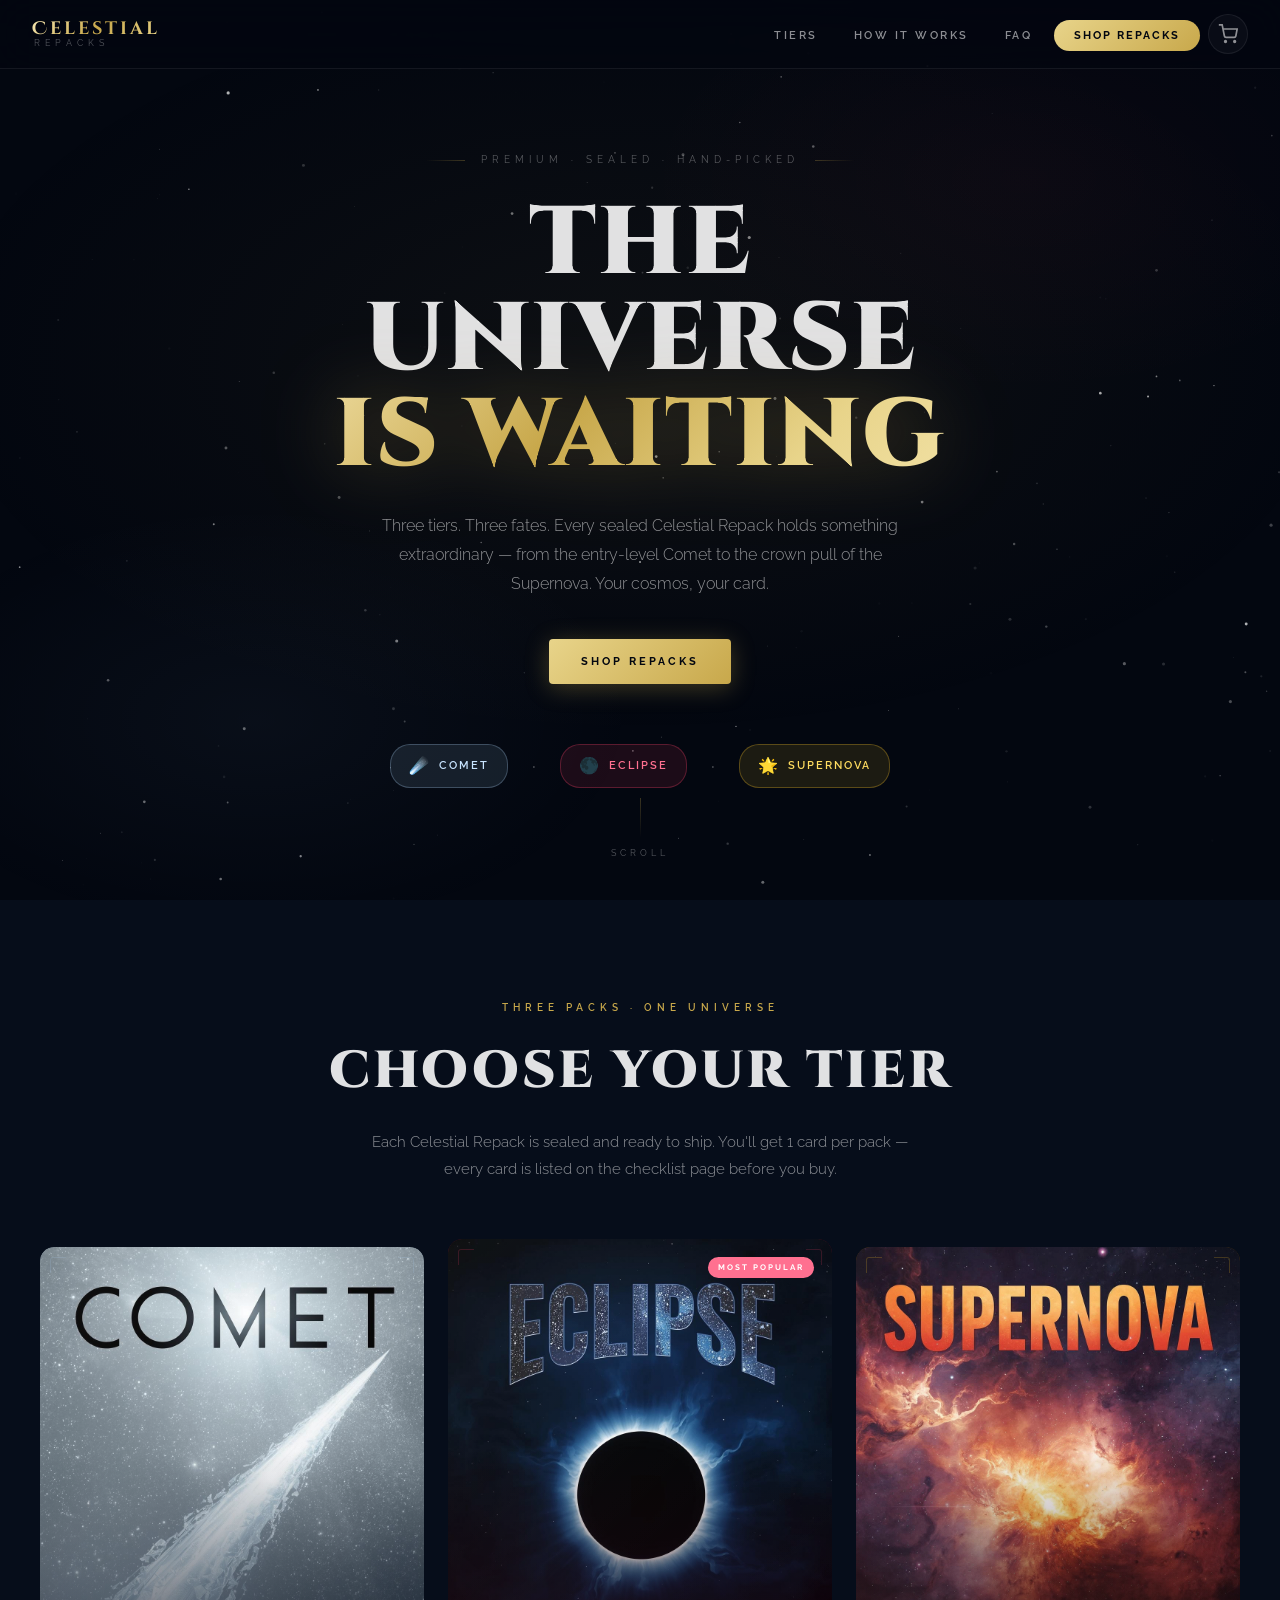
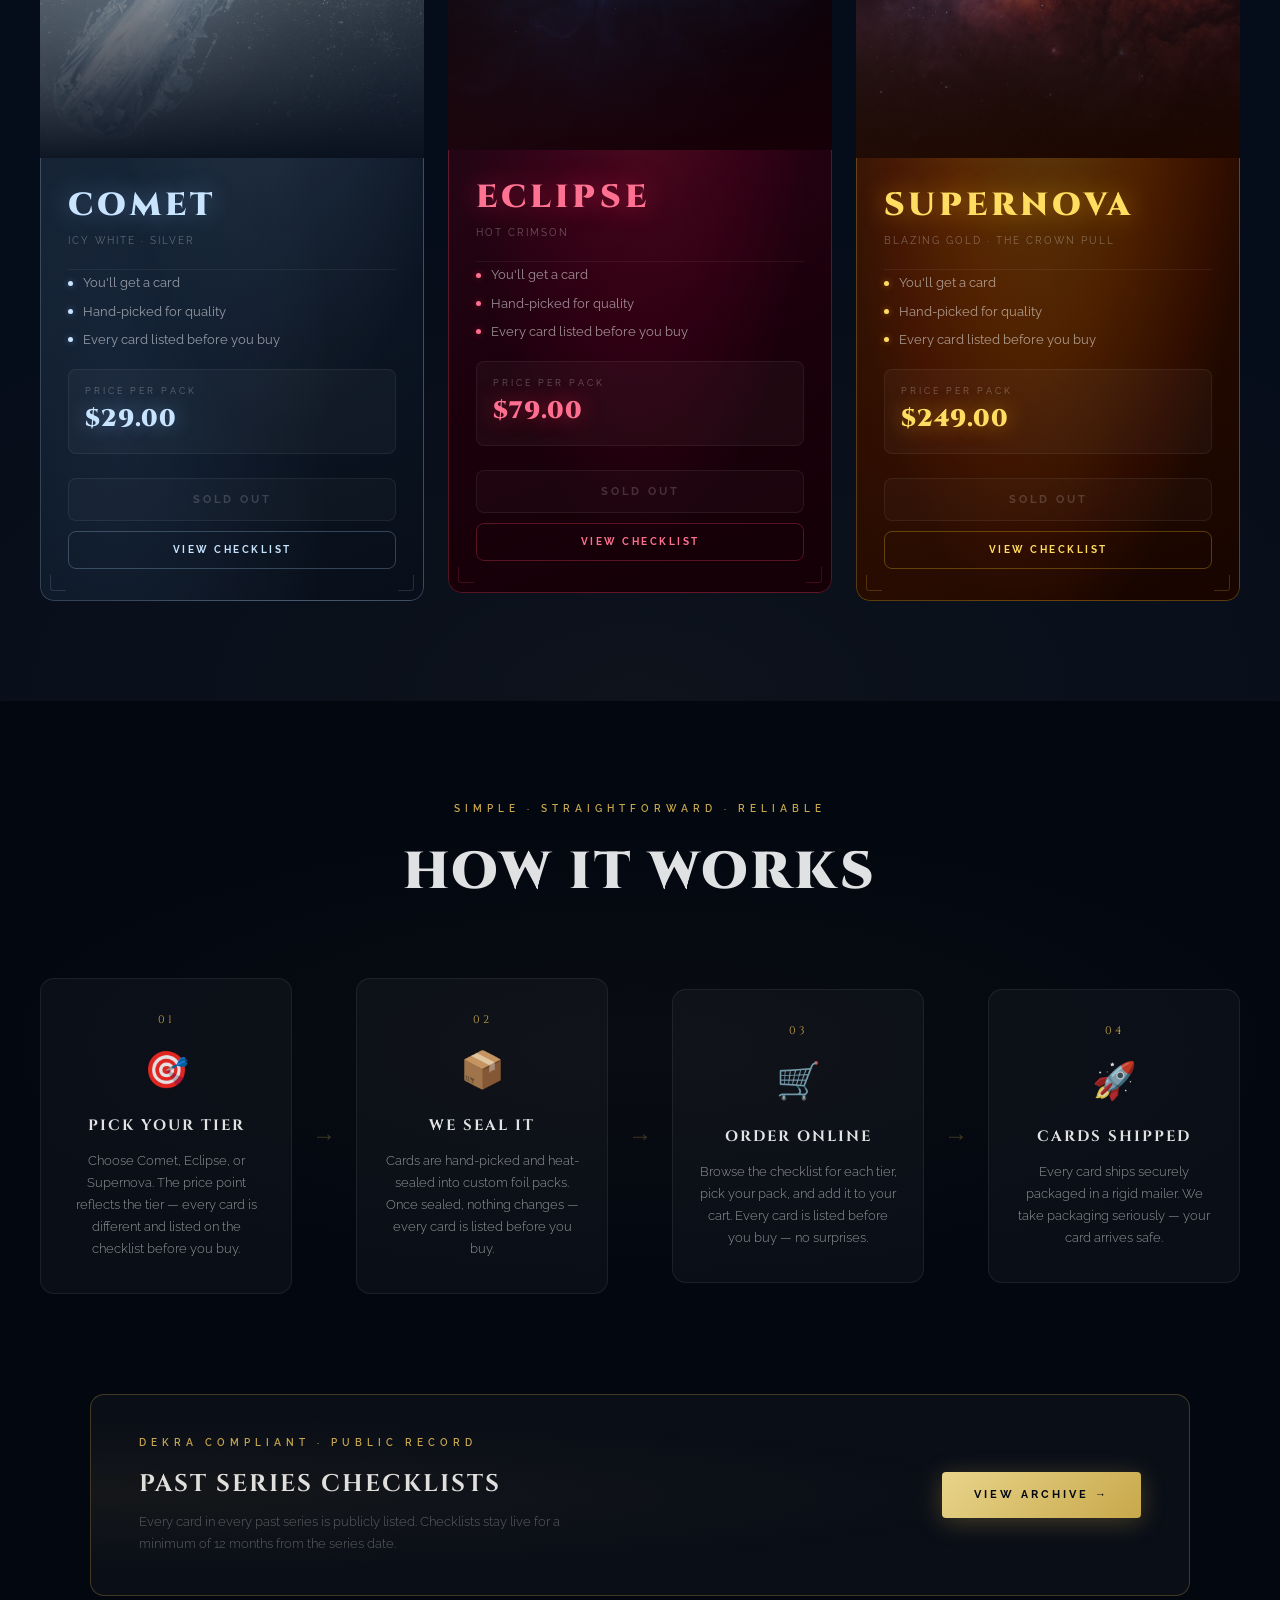
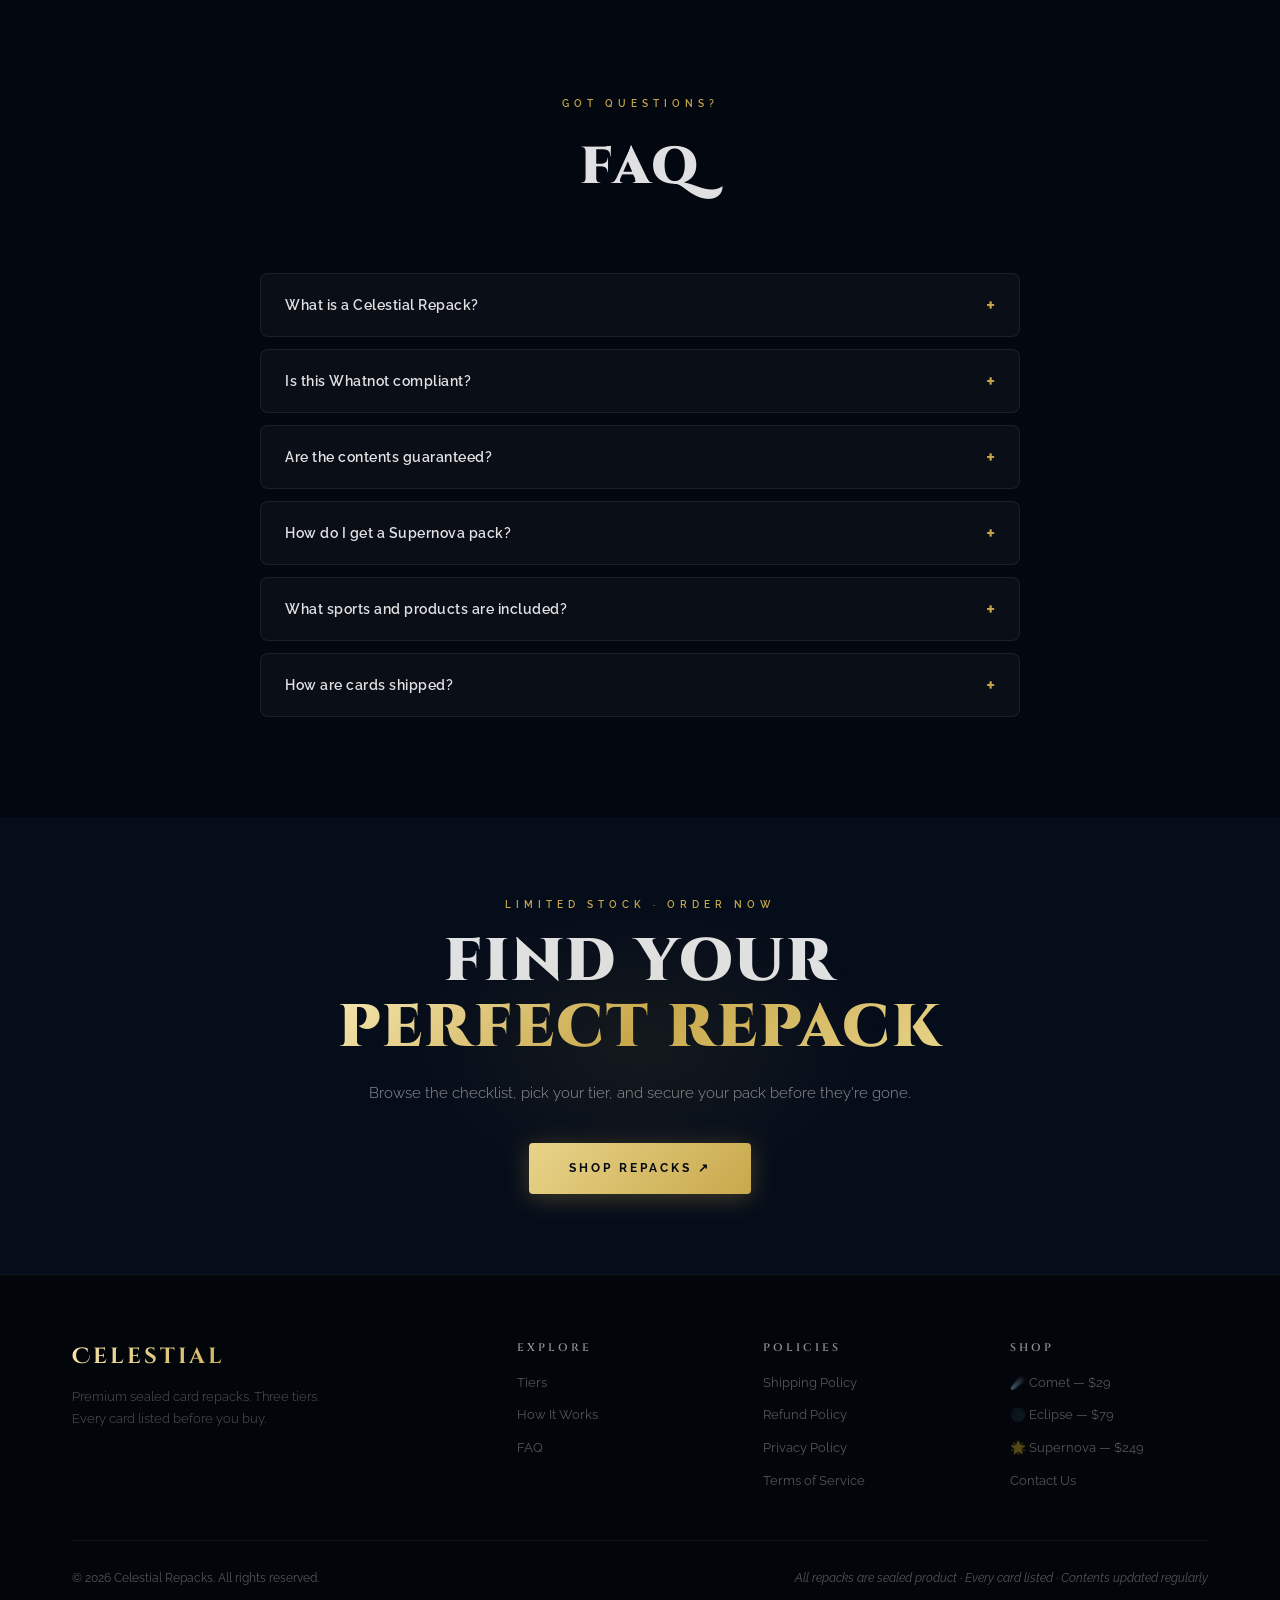
<file: index.html>
<!DOCTYPE html>
<html lang="en">
<head>
  <meta charset="UTF-8" />
  <meta name="viewport" content="width=device-width, initial-scale=1.0" />
  <title>Celestial Repacks — Premium Sealed Card Repacks</title>
  <link rel="preconnect" href="https://fonts.googleapis.com" />
  <link rel="preconnect" href="https://fonts.gstatic.com" crossorigin />
  <link href="https://fonts.googleapis.com/css2?family=Cinzel:wght@400;600;700;900&family=Cinzel+Decorative:wght@700;900&family=Raleway:ital,wght@0,300;0,400;0,500;0,600;0,700;1,300&display=swap" rel="stylesheet" />
  <link rel="stylesheet" href="style.css" />
  <link rel="stylesheet" href="archive.css" />
</head>
<body>

  <canvas id="starCanvas"></canvas>

  <!-- NAV -->
  <nav id="mainNav">
    <div class="nav-inner">
      <a href="#hero" class="nav-logo">
        <span class="logo-main">Celestial</span>
        <span class="logo-sub">Repacks</span>
      </a>
      <button class="nav-toggle" id="navToggle" aria-label="Toggle menu">
        <span></span><span></span><span></span>
      </button>
      <ul class="nav-links" id="navLinks">
        <li><a href="#tiers" class="nav-link">Tiers</a></li>
        <li><a href="#how-it-works" class="nav-link">How It Works</a></li>
        <li><a href="#faq" class="nav-link">FAQ</a></li>
        <li><a href="#tiers" class="nav-cta">Shop Repacks</a></li>

        <li>
          <button class="nav-cart-btn" id="navCartBtn" aria-label="Open cart">
            <svg width="20" height="20" viewBox="0 0 24 24" fill="none" stroke="currentColor" stroke-width="2"><circle cx="9" cy="21" r="1"/><circle cx="20" cy="21" r="1"/><path d="M1 1h4l2.68 13.39a2 2 0 0 0 2 1.61h9.72a2 2 0 0 0 2-1.61L23 6H6"/></svg>
            <span class="nav-cart-badge" id="navCartBadge">0</span>
          </button>
        </li>
      </ul>
    </div>
  </nav>

  <!-- HERO -->
  <section id="hero">
    <div class="hero-content">
      <div class="hero-eyebrow" data-reveal>
        <span class="eyebrow-line"></span>
        Premium · Sealed · Hand-Picked
        <span class="eyebrow-line"></span>
      </div>
      <h1 class="hero-title" data-reveal>
        <span class="title-line">The Universe</span>
        <span class="title-line title-gold">Is Waiting</span>
      </h1>
      <p class="hero-desc" data-reveal>
        Three tiers. Three fates. Every sealed Celestial Repack holds something extraordinary — from the entry-level Comet to the crown pull of the Supernova. Your cosmos, your card.
      </p>
      <div class="hero-actions" data-reveal>
        <a href="#tiers" class="btn-primary">Shop Repacks</a>
      </div>
      <div class="hero-tier-badges" data-reveal>
        <div class="tier-badge comet-badge">
          <span class="badge-icon">☄️</span>
          <span>Comet</span>
        </div>
        <div class="tier-divider">·</div>
        <div class="tier-badge eclipse-badge">
          <span class="badge-icon">🌑</span>
          <span>Eclipse</span>
        </div>
        <div class="tier-divider">·</div>
        <div class="tier-badge supernova-badge">
          <span class="badge-icon">🌟</span>
          <span>Supernova</span>
        </div>
      </div>
    </div>
    <div class="hero-scroll-hint">
      <div class="scroll-line"></div>
      <span>Scroll</span>
    </div>
  </section>

  <!-- TIERS -->
  <section id="tiers">
    <div class="section-container">
      <div class="section-header" data-reveal>
        <p class="section-eyebrow">Three Packs · One Universe</p>
        <h2 class="section-title">Choose Your Tier</h2>
        <p class="section-desc">Each Celestial Repack is sealed and ready to ship. You'll get 1 card per pack — every card is listed on the checklist page before you buy.</p>
      </div>

      <div class="tiers-grid">

        <!-- COMET -->
        <div class="tier-card comet" data-reveal data-delay="0">
          <div class="tier-card-bg"></div>
          <div class="tier-card-glow"></div>
          <div class="tier-card-inner">
            <div class="tier-number">01</div>
            <div class="tier-img-wrap">
              <img src="comet.jpg" alt="Comet Repack" class="tier-img" />
              <div class="tier-img-overlay"></div>
            </div>
            <div class="tier-info">
              <h3 class="tier-name">Comet</h3>
              <p class="tier-tagline">Icy White · Silver</p>
            </div>
            <ul class="tier-contents">
              <li><span class="content-dot"></span>You'll get a card</li>
              <li><span class="content-dot"></span>Hand-picked for quality</li>
              <li><span class="content-dot"></span>Every card listed before you buy</li>
            </ul>
            <div class="tier-pricing">
              <div class="tier-price-block">
                <span class="tier-price-label">Price per pack</span>
                <span class="tier-price comet-text">$29.00</span>
              </div>
            </div>
            <div class="tier-actions">
              <button class="sold-out-btn" disabled>Sold Out</button>
              <a href="comet.html" class="tier-btn-ghost comet-ghost">View Checklist</a>
            </div>
          </div>
          <div class="corner c-tl"></div><div class="corner c-tr"></div>
          <div class="corner c-bl"></div><div class="corner c-br"></div>
        </div>

        <!-- ECLIPSE -->
        <div class="tier-card eclipse featured" data-reveal data-delay="150">
          <div class="tier-card-bg"></div>
          <div class="tier-card-glow"></div>
          <div class="featured-tag">Most Popular</div>
          <div class="tier-card-inner">
            <div class="tier-number">02</div>
            <div class="tier-img-wrap">
              <img src="eclipse.jpg" alt="Eclipse Repack" class="tier-img" />
              <div class="tier-img-overlay"></div>
            </div>
            <div class="tier-info">
              <h3 class="tier-name">Eclipse</h3>
              <p class="tier-tagline">Hot Crimson</p>
            </div>
            <ul class="tier-contents">
              <li><span class="content-dot"></span>You'll get a card</li>
              <li><span class="content-dot"></span>Hand-picked for quality</li>
              <li><span class="content-dot"></span>Every card listed before you buy</li>
            </ul>
            <div class="tier-pricing">
              <div class="tier-price-block">
                <span class="tier-price-label">Price per pack</span>
                <span class="tier-price eclipse-text">$79.00</span>
              </div>
            </div>
            <div class="tier-actions">
              <button class="sold-out-btn" disabled>Sold Out</button>
              <a href="eclipse.html" class="tier-btn-ghost eclipse-ghost">View Checklist</a>
            </div>
          </div>
          <div class="corner c-tl"></div><div class="corner c-tr"></div>
          <div class="corner c-bl"></div><div class="corner c-br"></div>
        </div>

        <!-- SUPERNOVA -->
        <div class="tier-card supernova" data-reveal data-delay="300">
          <div class="tier-card-bg"></div>
          <div class="tier-card-glow"></div>
          <div class="tier-card-inner">
            <div class="tier-number">03</div>
            <div class="tier-img-wrap">
              <img src="supernova.jpg" alt="Supernova Repack" class="tier-img" />
              <div class="tier-img-overlay"></div>
            </div>
            <div class="tier-info">
              <h3 class="tier-name">Supernova</h3>
              <p class="tier-tagline">Blazing Gold · The Crown Pull</p>
            </div>
            <ul class="tier-contents">
              <li><span class="content-dot"></span>You'll get a card</li>
              <li><span class="content-dot"></span>Hand-picked for quality</li>
              <li><span class="content-dot"></span>Every card listed before you buy</li>
            </ul>
            <div class="tier-pricing">
              <div class="tier-price-block">
                <span class="tier-price-label">Price per pack</span>
                <span class="tier-price supernova-text">$249.00</span>
              </div>
            </div>
            <div class="tier-actions">
              <button class="sold-out-btn" disabled>Sold Out</button>
              <a href="supernova.html" class="tier-btn-ghost supernova-ghost">View Checklist</a>
            </div>
          </div>
          <div class="corner c-tl"></div><div class="corner c-tr"></div>
          <div class="corner c-bl"></div><div class="corner c-br"></div>
        </div>

      </div>
    </div>
  </section>

  <!-- HOW IT WORKS -->
  <section id="how-it-works">
    <div class="section-container">
      <div class="section-header" data-reveal>
        <p class="section-eyebrow">Simple · Straightforward · Reliable</p>
        <h2 class="section-title">How It Works</h2>
      </div>
      <div class="steps-grid">
        <div class="step" data-reveal data-delay="0">
          <div class="step-number">01</div>
          <div class="step-icon">🎯</div>
          <h3 class="step-title">Pick Your Tier</h3>
          <p class="step-desc">Choose Comet, Eclipse, or Supernova. The price point reflects the tier — every card is different and listed on the checklist before you buy.</p>
        </div>
        <div class="step-arrow" data-reveal>→</div>
        <div class="step" data-reveal data-delay="100">
          <div class="step-number">02</div>
          <div class="step-icon">📦</div>
          <h3 class="step-title">We Seal It</h3>
          <p class="step-desc">Cards are hand-picked and heat-sealed into custom foil packs. Once sealed, nothing changes — every card is listed before you buy.</p>
        </div>
        <div class="step-arrow" data-reveal>→</div>
        <div class="step" data-reveal data-delay="200">
          <div class="step-number">03</div>
          <div class="step-icon">🛒</div>
          <h3 class="step-title">Order Online</h3>
          <p class="step-desc">Browse the checklist for each tier, pick your pack, and add it to your cart. Every card is listed before you buy — no surprises.</p>
        </div>
        <div class="step-arrow" data-reveal>→</div>
        <div class="step" data-reveal data-delay="300">
          <div class="step-number">04</div>
          <div class="step-icon">🚀</div>
          <h3 class="step-title">Cards Shipped</h3>
          <p class="step-desc">Every card ships securely packaged in a rigid mailer. We take packaging seriously — your card arrives safe.</p>
        </div>
      </div>
    </div>
  </section>


  <!-- ARCHIVE BANNER -->
  <section id="archive-banner">
    <div class="archive-banner-inner" data-reveal>
      <div class="archive-banner-text">
        <p class="section-eyebrow">DEKRA Compliant · Public Record</p>
        <h2 class="archive-banner-title">Past Series Checklists</h2>
        <p class="archive-banner-desc">Every card in every past series is publicly listed. Checklists stay live for a minimum of 12 months from the series date.</p>
      </div>
      <a href="archive.html" class="btn-primary archive-banner-btn">View Archive →</a>
    </div>
  </section>

    <!-- FAQ -->
  <section id="faq">
    <div class="section-container">
      <div class="section-header" data-reveal>
        <p class="section-eyebrow">Got Questions?</p>
        <h2 class="section-title">FAQ</h2>
      </div>
      <div class="faq-list">

        <div class="faq-item" data-reveal>
          <button class="faq-question">
            <span>What is a Celestial Repack?</span>
            <span class="faq-icon">+</span>
          </button>
          <div class="faq-answer">
            <p>A Celestial Repack is a sealed foil pack containing a trading card. We hand-pick every card, seal it inside branded foil packaging, and sell them as repacks. Three tiers — Comet, Eclipse, and Supernova — each with different cards at different price points.</p>
          </div>
        </div>

        <div class="faq-item" data-reveal>
          <button class="faq-question">
            <span>Is this Whatnot compliant?</span>
            <span class="faq-icon">+</span>
          </button>
          <div class="faq-answer">
            <p>Yes. All packs are heat-sealed before any orders are fulfilled. Each tier's checklist page lists every card available so buyers know exactly what they could receive before purchasing.</p>
          </div>
        </div>

        <div class="faq-item" data-reveal>
          <button class="faq-question">
            <span>Are the contents guaranteed?</span>
            <span class="faq-icon">+</span>
          </button>
          <div class="faq-answer">
            <p>Every card available in each tier is listed on the checklist page. What you see on the checklist is what's in the packs — nothing more, nothing less.</p>
          </div>
        </div>

        <div class="faq-item" data-reveal>
          <button class="faq-question">
            <span>How do I get a Supernova pack?</span>
            <span class="faq-icon">+</span>
          </button>
          <div class="faq-answer">
            <p>Browse the checklist, pick the tier you want, and add it to your cart. Stock is limited — once a pack is gone, it's gone.</p>
          </div>
        </div>

        <div class="faq-item" data-reveal>
          <button class="faq-question">
            <span>What sports and products are included?</span>
            <span class="faq-icon">+</span>
          </button>
          <div class="faq-answer">
            <p>We pull from NBA, NFL, MLB, and Soccer products across Panini, Topps, Upper Deck, and other major manufacturers. The specific products change with each release — check the checklist pages for the full breakdown.</p>
          </div>
        </div>

        <div class="faq-item" data-reveal>
          <button class="faq-question">
            <span>How are cards shipped?</span>
            <span class="faq-icon">+</span>
          </button>
          <div class="faq-answer">
            <p>Every card ships securely packaged in a rigid mailer. We take packaging seriously — your card arrives safe.</p>
          </div>
        </div>

      </div>
    </div>
  </section>

  <!-- CTA BANNER -->
  <section id="cta-banner">
    <div class="cta-inner" data-reveal>
      <div class="cta-glow"></div>
      <p class="cta-eyebrow">Limited Stock · Order Now</p>
      <h2 class="cta-title">Find Your<br/><span class="cta-gold">Perfect Repack</span></h2>
      <p class="cta-desc">Browse the checklist, pick your tier, and secure your pack before they're gone.</p>
      <a href="#tiers" class="btn-primary btn-large">Shop Repacks ↗</a>
    </div>
  </section>

  <!-- FOOTER -->
  <footer>
    <div class="footer-inner">
      <div class="footer-top">
        <div class="footer-brand">
          <div class="footer-logo">Celestial</div>
          <p class="footer-tagline">Premium sealed card repacks. Three tiers. Every card listed before you buy.</p>
          <div class="footer-socials">


          </div>
        </div>
        <div class="footer-nav-group">
          <h4>Explore</h4>
          <a href="#tiers">Tiers</a>
          <a href="#how-it-works">How It Works</a>
          <a href="#faq">FAQ</a>
        </div>
        <div class="footer-nav-group">
          <h4>Policies</h4>
          <a href="shipping.html">Shipping Policy</a>
          <a href="refund.html">Refund Policy</a>
          <a href="privacy.html">Privacy Policy</a>
          <a href="tos.html">Terms of Service</a>
        </div>
        <div class="footer-nav-group">
          <h4>Shop</h4>
          <a href="comet.html">☄️ Comet — $29</a>
          <a href="eclipse.html">🌑 Eclipse — $79</a>
          <a href="supernova.html">🌟 Supernova — $249</a>
          <a href="contact.html">Contact Us</a>
        </div>
      </div>
      <div class="footer-bottom">
        <p>© 2026 Celestial Repacks. All rights reserved.</p>
        <p class="footer-compliance">All repacks are sealed product · Every card listed · Contents updated regularly</p>
      </div>
    </div>
  </footer>

  <script src="app.js"></script>


  <!-- CART DRAWER -->
  <div class="cart-overlay" id="cartOverlay"></div>
  <div class="cart-drawer" id="cartDrawer">
    <div class="cart-drawer-header">
      <h2 class="cart-drawer-title">Your Cart</h2>
      <button class="cart-close-btn" id="cartCloseBtn" aria-label="Close cart">
        <svg width="20" height="20" viewBox="0 0 24 24" fill="none" stroke="currentColor" stroke-width="2"><line x1="18" y1="6" x2="6" y2="18"/><line x1="6" y1="6" x2="18" y2="18"/></svg>
      </button>
    </div>
    <div class="cart-drawer-body" id="cartBody">
      <div class="cart-empty" id="cartEmpty">
        <div class="cart-empty-icon">🛒</div>
        <p>Your cart is empty</p>
        <span>Add a repack tier to get started</span>
      </div>
      <div class="cart-items-list" id="cartItemsList"></div>
    </div>
    <div class="cart-drawer-footer" id="cartFooter">
      <div class="cart-subtotal">
        <span>Subtotal</span>
        <span class="cart-total-amount" id="cartTotalAmount">$0.00</span>
      </div>
      <p class="cart-note">Shipping calculated at checkout. All packs are sealed before dispatch.</p>
      <button class="cart-checkout-btn" id="cartCheckoutBtn">Proceed to Checkout</button>
      <button class="cart-continue-btn" id="cartContinueBtn">Continue Shopping</button>
    </div>
  </div>

</body>
</html>
</file>
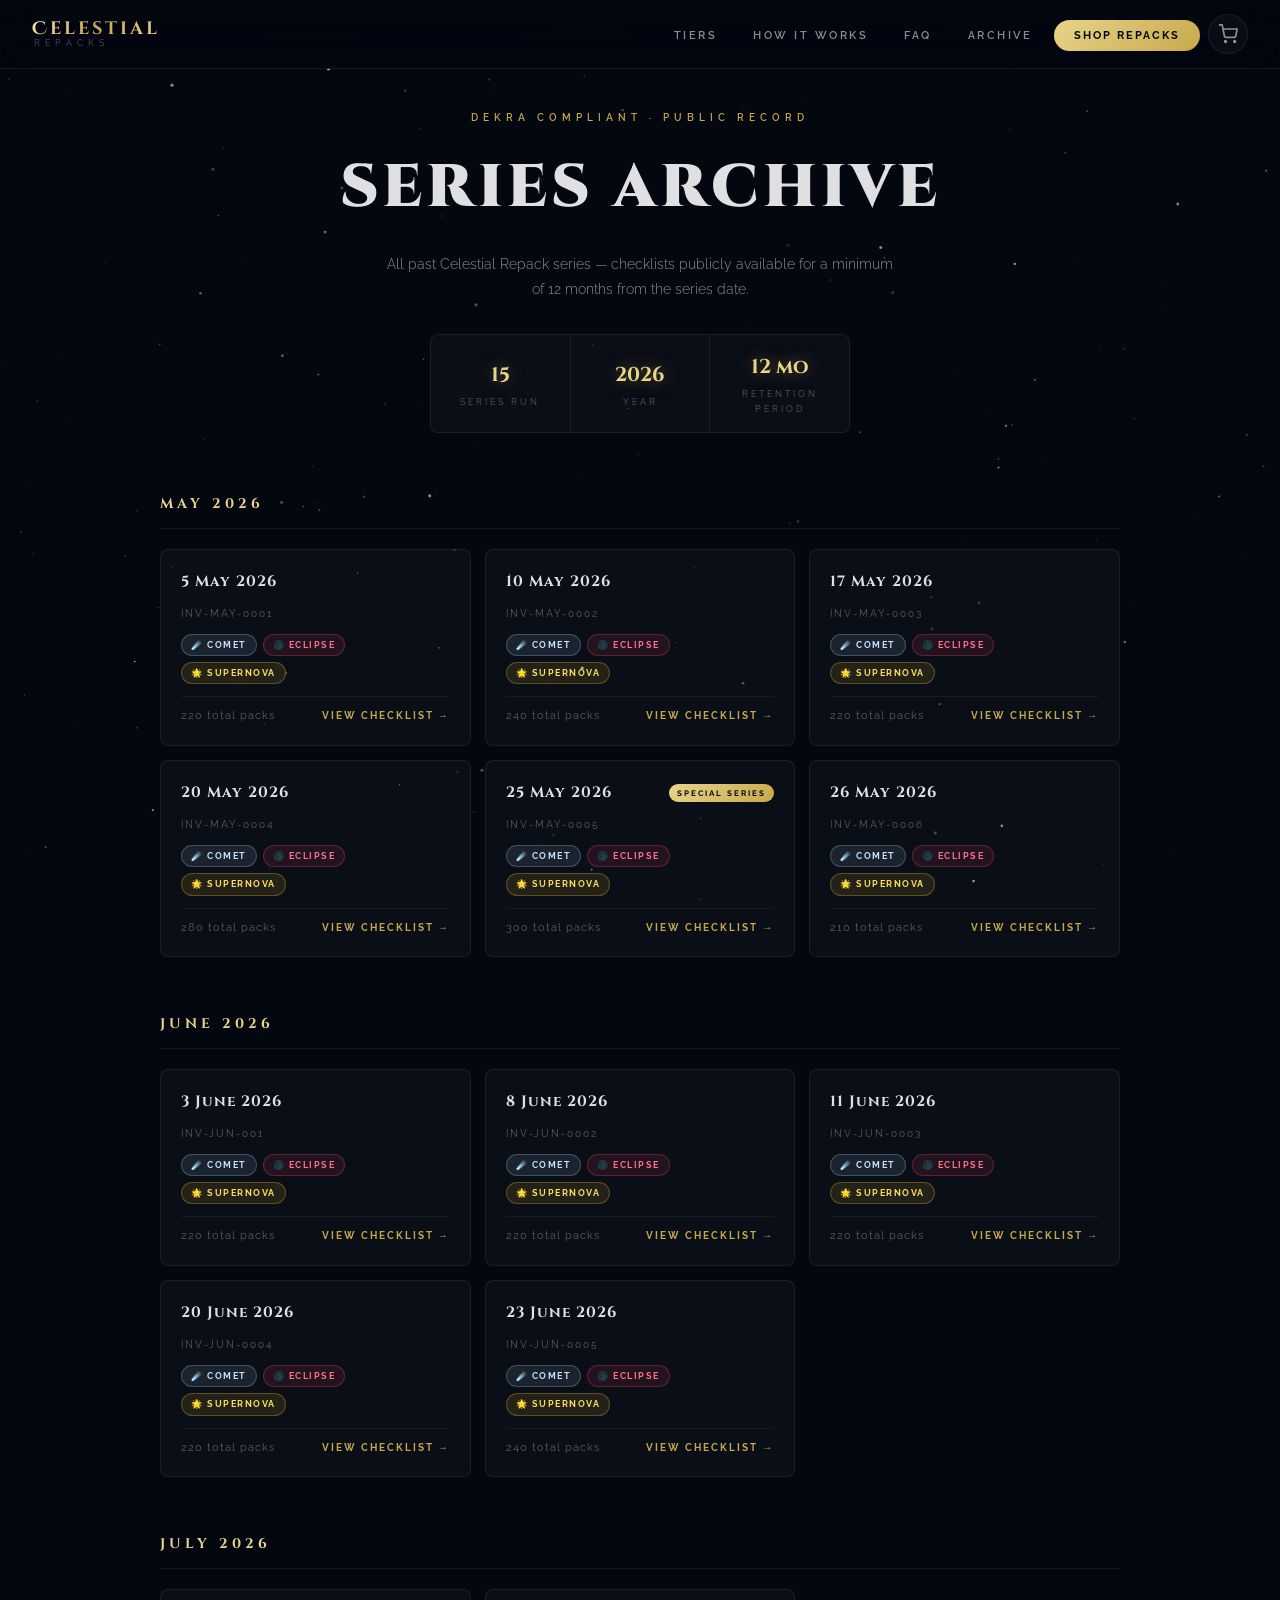
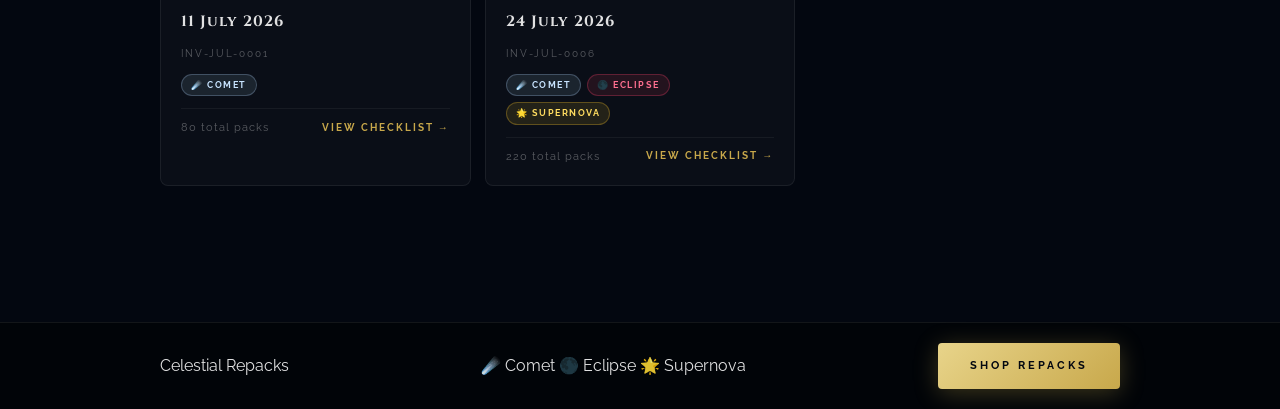
<file: archive.html>
<!DOCTYPE html>
<html lang="en">
<head>
  <meta charset="UTF-8"/>
  <meta name="viewport" content="width=device-width, initial-scale=1.0"/>
  <title>Celestial Repacks — Series Archive</title>
  <link rel="preconnect" href="https://fonts.googleapis.com"/>
  <link rel="preconnect" href="https://fonts.gstatic.com" crossorigin/>
  <link href="https://fonts.googleapis.com/css2?family=Cinzel:wght@400;600;700;900&family=Cinzel+Decorative:wght@700;900&family=Raleway:ital,wght@0,300;0,400;0,500;0,600;0,700;1,300&display=swap" rel="stylesheet"/>
  <link rel="stylesheet" href="style.css"/>
  <link rel="stylesheet" href="archive.css"/>
</head>
<body>
  <canvas id="starCanvas"></canvas>
  <nav id="mainNav">
    <div class="nav-inner">
      <a href="index.html" class="nav-logo">
        <span class="logo-main">Celestial</span>
        <span class="logo-sub">Repacks</span>
      </a>
      <button class="nav-toggle" id="navToggle"><span></span><span></span><span></span></button>
      <ul class="nav-links" id="navLinks">
        <li><a href="index.html#tiers" class="nav-link">Tiers</a></li>
        <li><a href="index.html#how-it-works" class="nav-link">How It Works</a></li>
        <li><a href="index.html#faq" class="nav-link">FAQ</a></li>
        <li><a href="archive.html" class="nav-link">Archive</a></li>
        <li><a href="index.html#tiers" class="nav-cta">Shop Repacks</a></li>
        <li>
          <button class="nav-cart-btn" id="navCartBtn">
            <svg width="20" height="20" viewBox="0 0 24 24" fill="none" stroke="currentColor" stroke-width="2"><circle cx="9" cy="21" r="1"/><circle cx="20" cy="21" r="1"/><path d="M1 1h4l2.68 13.39a2 2 0 0 0 2 1.61h9.72a2 2 0 0 0 2-1.61L23 6H6"/></svg>
            <span class="nav-cart-badge" id="navCartBadge">0</span>
          </button>
        </li>
      </ul>
    </div>
  </nav>

  <main class="archive-page-main">
    <div class="archive-page-container">

      <div class="arch-hero" data-reveal>
        <p class="section-eyebrow">DEKRA Compliant · Public Record</p>
        <h1 class="arch-hero-title">Series Archive</h1>
        <p class="arch-hero-desc">All past Celestial Repack series — checklists publicly available for a minimum of 12 months from the series date.</p>
        <div class="arch-stats-row">
          <div class="arch-stat">
            <span class="arch-stat-val gold-text">15</span>
            <span class="arch-stat-label">Series Run</span>
          </div>
          <div class="arch-stat-div"></div>
          <div class="arch-stat">
            <span class="arch-stat-val gold-text">2026</span>
            <span class="arch-stat-label">Year</span>
          </div>
          <div class="arch-stat-div"></div>
          <div class="arch-stat">
            <span class="arch-stat-val gold-text">12 mo</span>
            <span class="arch-stat-label">Retention Period</span>
          </div>
        </div>
      </div>

      <div class="arch-month-section" data-reveal>
        <h2 class="arch-month-title">May 2026</h2>
        <div class="arch-cards-grid">
        <a href="series-2026-05-05.html" class="arch-card">
          <div class="arch-card-top">
            <div class="arch-card-date">5 May 2026</div>
            
          </div>
          <div class="arch-card-inv">INV-MAY-0001</div>
          <div class="arch-card-tiers"><span class="arch-tier-badge arch-comet">☄️ Comet</span> <span class="arch-tier-badge arch-eclipse">🌑 Eclipse</span> <span class="arch-tier-badge arch-supernova">🌟 Supernova</span></div>
          <div class="arch-card-footer">
            <span class="arch-pack-total">220 total packs</span>
            <span class="arch-view-link">View Checklist →</span>
          </div>
        </a>
        <a href="series-2026-05-10.html" class="arch-card">
          <div class="arch-card-top">
            <div class="arch-card-date">10 May 2026</div>
            
          </div>
          <div class="arch-card-inv">INV-MAY-0002</div>
          <div class="arch-card-tiers"><span class="arch-tier-badge arch-comet">☄️ Comet</span> <span class="arch-tier-badge arch-eclipse">🌑 Eclipse</span> <span class="arch-tier-badge arch-supernova">🌟 Supernova</span></div>
          <div class="arch-card-footer">
            <span class="arch-pack-total">240 total packs</span>
            <span class="arch-view-link">View Checklist →</span>
          </div>
        </a>
        <a href="series-2026-05-17.html" class="arch-card">
          <div class="arch-card-top">
            <div class="arch-card-date">17 May 2026</div>
            
          </div>
          <div class="arch-card-inv">INV-MAY-0003</div>
          <div class="arch-card-tiers"><span class="arch-tier-badge arch-comet">☄️ Comet</span> <span class="arch-tier-badge arch-eclipse">🌑 Eclipse</span> <span class="arch-tier-badge arch-supernova">🌟 Supernova</span></div>
          <div class="arch-card-footer">
            <span class="arch-pack-total">220 total packs</span>
            <span class="arch-view-link">View Checklist →</span>
          </div>
        </a>
        <a href="series-2026-05-20.html" class="arch-card">
          <div class="arch-card-top">
            <div class="arch-card-date">20 May 2026</div>
            
          </div>
          <div class="arch-card-inv">INV-MAY-0004</div>
          <div class="arch-card-tiers"><span class="arch-tier-badge arch-comet">☄️ Comet</span> <span class="arch-tier-badge arch-eclipse">🌑 Eclipse</span> <span class="arch-tier-badge arch-supernova">🌟 Supernova</span></div>
          <div class="arch-card-footer">
            <span class="arch-pack-total">280 total packs</span>
            <span class="arch-view-link">View Checklist →</span>
          </div>
        </a>
        <a href="series-2026-05-25.html" class="arch-card">
          <div class="arch-card-top">
            <div class="arch-card-date">25 May 2026</div>
            <span class="arch-special">Special Series</span>
          </div>
          <div class="arch-card-inv">INV-MAY-0005</div>
          <div class="arch-card-tiers"><span class="arch-tier-badge arch-comet">☄️ Comet</span> <span class="arch-tier-badge arch-eclipse">🌑 Eclipse</span> <span class="arch-tier-badge arch-supernova">🌟 Supernova</span></div>
          <div class="arch-card-footer">
            <span class="arch-pack-total">300 total packs</span>
            <span class="arch-view-link">View Checklist →</span>
          </div>
        </a>
        <a href="series-2026-05-26.html" class="arch-card">
          <div class="arch-card-top">
            <div class="arch-card-date">26 May 2026</div>
            
          </div>
          <div class="arch-card-inv">INV-MAY-0006</div>
          <div class="arch-card-tiers"><span class="arch-tier-badge arch-comet">☄️ Comet</span> <span class="arch-tier-badge arch-eclipse">🌑 Eclipse</span> <span class="arch-tier-badge arch-supernova">🌟 Supernova</span></div>
          <div class="arch-card-footer">
            <span class="arch-pack-total">210 total packs</span>
            <span class="arch-view-link">View Checklist →</span>
          </div>
        </a>
        </div>
      </div>
      <div class="arch-month-section" data-reveal>
        <h2 class="arch-month-title">June 2026</h2>
        <div class="arch-cards-grid">
        <a href="series-2026-06-03.html" class="arch-card">
          <div class="arch-card-top">
            <div class="arch-card-date">3 June 2026</div>
            
          </div>
          <div class="arch-card-inv">INV-JUN-001</div>
          <div class="arch-card-tiers"><span class="arch-tier-badge arch-comet">☄️ Comet</span> <span class="arch-tier-badge arch-eclipse">🌑 Eclipse</span> <span class="arch-tier-badge arch-supernova">🌟 Supernova</span></div>
          <div class="arch-card-footer">
            <span class="arch-pack-total">220 total packs</span>
            <span class="arch-view-link">View Checklist →</span>
          </div>
        </a>
        <a href="series-2026-06-08.html" class="arch-card">
          <div class="arch-card-top">
            <div class="arch-card-date">8 June 2026</div>
            
          </div>
          <div class="arch-card-inv">INV-JUN-0002</div>
          <div class="arch-card-tiers"><span class="arch-tier-badge arch-comet">☄️ Comet</span> <span class="arch-tier-badge arch-eclipse">🌑 Eclipse</span> <span class="arch-tier-badge arch-supernova">🌟 Supernova</span></div>
          <div class="arch-card-footer">
            <span class="arch-pack-total">220 total packs</span>
            <span class="arch-view-link">View Checklist →</span>
          </div>
        </a>
        <a href="series-2026-06-11.html" class="arch-card">
          <div class="arch-card-top">
            <div class="arch-card-date">11 June 2026</div>
            
          </div>
          <div class="arch-card-inv">INV-JUN-0003</div>
          <div class="arch-card-tiers"><span class="arch-tier-badge arch-comet">☄️ Comet</span> <span class="arch-tier-badge arch-eclipse">🌑 Eclipse</span> <span class="arch-tier-badge arch-supernova">🌟 Supernova</span></div>
          <div class="arch-card-footer">
            <span class="arch-pack-total">220 total packs</span>
            <span class="arch-view-link">View Checklist →</span>
          </div>
        </a>
        <a href="series-2026-06-20.html" class="arch-card">
          <div class="arch-card-top">
            <div class="arch-card-date">20 June 2026</div>
            
          </div>
          <div class="arch-card-inv">INV-JUN-0004</div>
          <div class="arch-card-tiers"><span class="arch-tier-badge arch-comet">☄️ Comet</span> <span class="arch-tier-badge arch-eclipse">🌑 Eclipse</span> <span class="arch-tier-badge arch-supernova">🌟 Supernova</span></div>
          <div class="arch-card-footer">
            <span class="arch-pack-total">220 total packs</span>
            <span class="arch-view-link">View Checklist →</span>
          </div>
        </a>
        <a href="series-2026-06-23.html" class="arch-card">
          <div class="arch-card-top">
            <div class="arch-card-date">23 June 2026</div>
            
          </div>
          <div class="arch-card-inv">INV-JUN-0005</div>
          <div class="arch-card-tiers"><span class="arch-tier-badge arch-comet">☄️ Comet</span> <span class="arch-tier-badge arch-eclipse">🌑 Eclipse</span> <span class="arch-tier-badge arch-supernova">🌟 Supernova</span></div>
          <div class="arch-card-footer">
            <span class="arch-pack-total">240 total packs</span>
            <span class="arch-view-link">View Checklist →</span>
          </div>
        </a>
        </div>
      </div>
      <div class="arch-month-section" data-reveal>
        <h2 class="arch-month-title">July 2026</h2>
        <div class="arch-cards-grid">
        <a href="series-2026-07-11.html" class="arch-card">
          <div class="arch-card-top">
            <div class="arch-card-date">11 July 2026</div>
            
          </div>
          <div class="arch-card-inv">INV-JUL-0001</div>
          <div class="arch-card-tiers"><span class="arch-tier-badge arch-comet">☄️ Comet</span></div>
          <div class="arch-card-footer">
            <span class="arch-pack-total">80 total packs</span>
            <span class="arch-view-link">View Checklist →</span>
          </div>
        </a>
        <a href="series-2026-07-24.html" class="arch-card">
          <div class="arch-card-top">
            <div class="arch-card-date">24 July 2026</div>
            
          </div>
          <div class="arch-card-inv">INV-JUL-0006</div>
          <div class="arch-card-tiers"><span class="arch-tier-badge arch-comet">☄️ Comet</span> <span class="arch-tier-badge arch-eclipse">🌑 Eclipse</span> <span class="arch-tier-badge arch-supernova">🌟 Supernova</span></div>
          <div class="arch-card-footer">
            <span class="arch-pack-total">220 total packs</span>
            <span class="arch-view-link">View Checklist →</span>
          </div>
        </a>
        </div>
      </div>

    </div>
  </main>

  <div class="archive-footer-strip">
    <div class="archive-footer-inner">
      <a href="index.html" class="strip-logo">Celestial Repacks</a>
      <div class="strip-links">
        <a href="comet.html" class="strip-link">☄️ Comet</a>
        <a href="eclipse.html" class="strip-link">🌑 Eclipse</a>
        <a href="supernova.html" class="strip-link">🌟 Supernova</a>
      </div>
      <a href="index.html#tiers" class="btn-primary">Shop Repacks</a>
    </div>
  </div>

  <div class="cart-overlay" id="cartOverlay"></div>
  <div class="cart-drawer" id="cartDrawer">
    <div class="cart-drawer-header">
      <h2 class="cart-drawer-title">Your Cart</h2>
      <button class="cart-close-btn" id="cartCloseBtn">
        <svg width="20" height="20" viewBox="0 0 24 24" fill="none" stroke="currentColor" stroke-width="2"><line x1="18" y1="6" x2="6" y2="18"/><line x1="6" y1="6" x2="18" y2="18"/></svg>
      </button>
    </div>
    <div class="cart-drawer-body" id="cartBody">
      <div class="cart-empty" id="cartEmpty">
        <div class="cart-empty-icon">🛒</div>
        <p>Your cart is empty</p>
        <span>Add a repack tier to get started</span>
      </div>
      <div class="cart-items-list" id="cartItemsList"></div>
    </div>
    <div class="cart-drawer-footer" id="cartFooter">
      <div class="cart-subtotal">
        <span>Subtotal</span>
        <span class="cart-total-amount" id="cartTotalAmount">$0.00</span>
      </div>
      <p class="cart-note">Shipping calculated at checkout.</p>
      <button class="cart-checkout-btn" id="cartCheckoutBtn">Proceed to Checkout</button>
      <button class="cart-continue-btn" id="cartContinueBtn">Continue Shopping</button>
    </div>
  </div>

  <script src="app.js"></script>
</body>
</html>
</file>
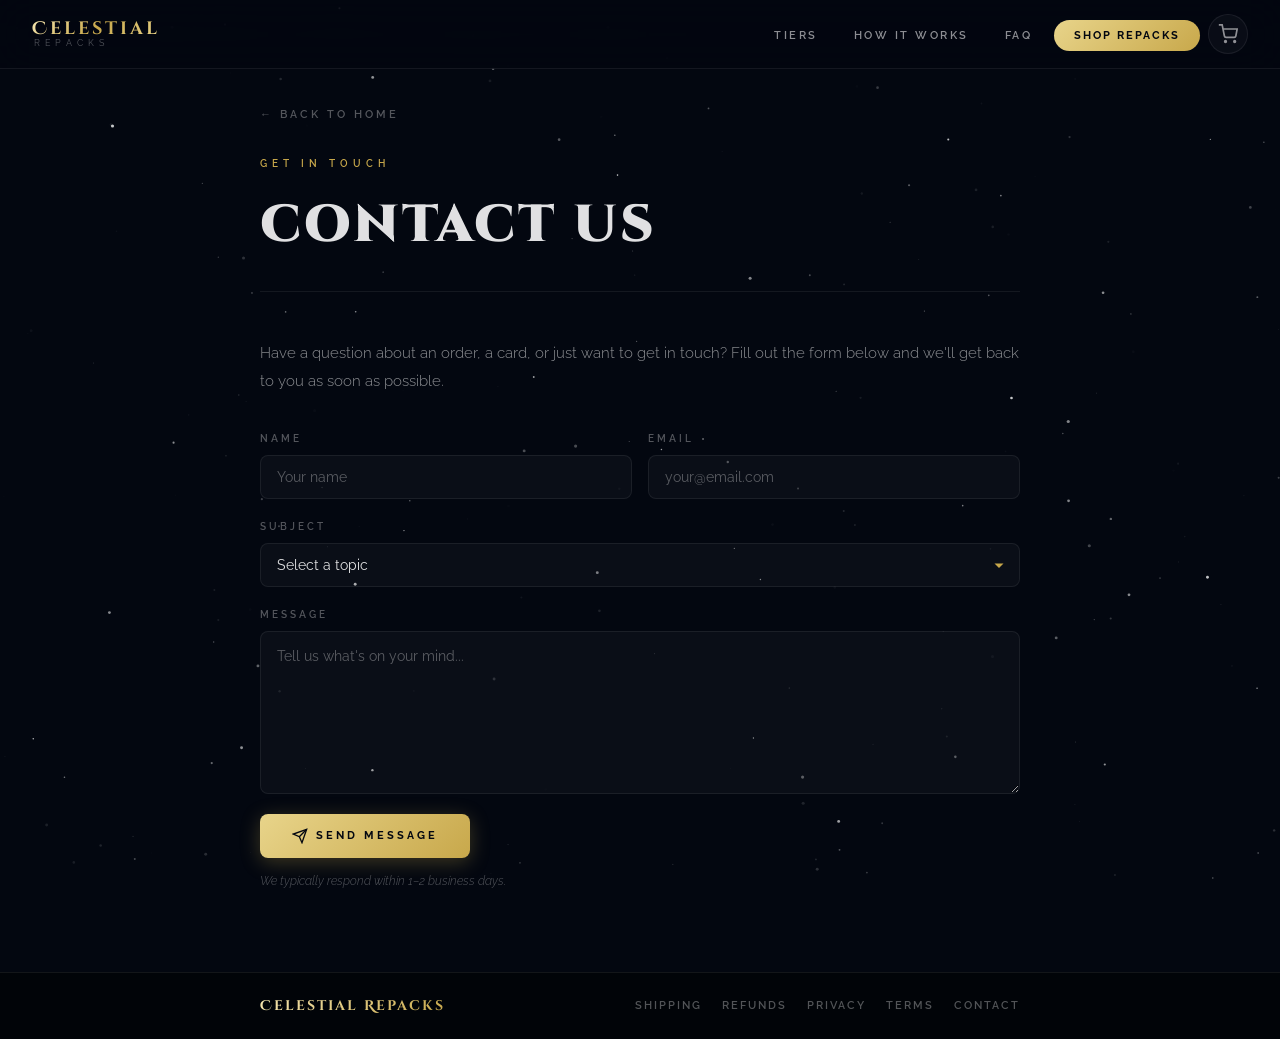
<file: contact.html>
<!DOCTYPE html>
<html lang="en">
<head>
  <meta charset="UTF-8" />
  <meta name="viewport" content="width=device-width, initial-scale=1.0" />
  <title>Celestial Repacks — Contact Us</title>
  <link rel="icon" type="image/png" href="favicon-512.png">
  <link rel="preconnect" href="https://fonts.googleapis.com" />
  <link rel="preconnect" href="https://fonts.gstatic.com" crossorigin />
  <link href="https://fonts.googleapis.com/css2?family=Cinzel:wght@400;600;700;900&family=Cinzel+Decorative:wght@700;900&family=Raleway:ital,wght@0,300;0,400;0,500;0,600;0,700;1,300&display=swap" rel="stylesheet" />
  <link rel="stylesheet" href="style.css" />
  <link rel="stylesheet" href="policy.css" />
</head>
<body>
  <canvas id="starCanvas"></canvas>
  <nav id="mainNav">
    <div class="nav-inner">
      <a href="index.html" class="nav-logo">
        <span class="logo-main">Celestial</span>
        <span class="logo-sub">Repacks</span>
      </a>
      <button class="nav-toggle" id="navToggle" aria-label="Toggle menu">
        <span></span><span></span><span></span>
      </button>
      <ul class="nav-links" id="navLinks">
        <li><a href="index.html#tiers" class="nav-link">Tiers</a></li>
        <li><a href="index.html#how-it-works" class="nav-link">How It Works</a></li>
        <li><a href="index.html#faq" class="nav-link">FAQ</a></li>
        <li><a href="index.html#tiers" class="nav-cta">Shop Repacks</a></li>
        <li>
          <button class="nav-cart-btn" id="navCartBtn" aria-label="Open cart">
            <svg width="20" height="20" viewBox="0 0 24 24" fill="none" stroke="currentColor" stroke-width="2"><circle cx="9" cy="21" r="1"/><circle cx="20" cy="21" r="1"/><path d="M1 1h4l2.68 13.39a2 2 0 0 0 2 1.61h9.72a2 2 0 0 0 2-1.61L23 6H6"/></svg>
            <span class="nav-cart-badge" id="navCartBadge">0</span>
          </button>
        </li>
      </ul>
    </div>
  </nav>
  <main class="policy-main">
    <div class="policy-container">
      <a href="index.html" class="policy-back">← Back to Home</a>
      <p class="policy-eyebrow">Get In Touch</p>
      <h1 class="policy-heading">Contact Us</h1>
      <div class="policy-body">

        <p class="contact-intro">Have a question about an order, a card, or just want to get in touch? Fill out the form below and we'll get back to you as soon as possible.</p>

        <form class="contact-form" id="contactForm">
          <div class="form-row">
            <div class="form-group">
              <label for="contactName">Name</label>
              <input type="text" id="contactName" placeholder="Your name" required />
            </div>
            <div class="form-group">
              <label for="contactEmail">Email</label>
              <input type="email" id="contactEmail" placeholder="your@email.com" required />
            </div>
          </div>
          <div class="form-group">
            <label for="contactSubject">Subject</label>
            <select id="contactSubject">
              <option value="">Select a topic</option>
              <option value="order">Order enquiry</option>
              <option value="shipping">Shipping question</option>
              <option value="checklist">Checklist / card question</option>
              <option value="refund">Refund or return</option>
              <option value="other">Other</option>
            </select>
          </div>
          <div class="form-group">
            <label for="contactMessage">Message</label>
            <textarea id="contactMessage" rows="6" placeholder="Tell us what's on your mind..." required></textarea>
          </div>
          <button type="submit" class="contact-submit">
            <svg width="16" height="16" viewBox="0 0 24 24" fill="none" stroke="currentColor" stroke-width="2"><line x1="22" y1="2" x2="11" y2="13"/><polygon points="22 2 15 22 11 13 2 9 22 2"/></svg>
            Send Message
          </button>
          <p class="form-note">We typically respond within 1–2 business days.</p>
        </form>

        <script>
          document.getElementById('contactForm').addEventListener('submit', function(e) {
            e.preventDefault();
            const btn = this.querySelector('.contact-submit');
            btn.textContent = '✓ Message Sent!';
            btn.style.opacity = '0.7';
            btn.disabled = true;
          });
        </script>

      </div>
    </div>
  </main>
  <footer class="policy-footer">
    <div class="policy-footer-inner">
      <a href="index.html" class="policy-footer-logo">Celestial Repacks</a>
      <div class="policy-footer-links">
        <a href="shipping.html">Shipping</a>
        <a href="refund.html">Refunds</a>
        <a href="privacy.html">Privacy</a>
        <a href="tos.html">Terms</a>
        <a href="contact.html">Contact</a>
      </div>
    </div>
  </footer>
  <div class="cart-overlay" id="cartOverlay"></div>
  <div class="cart-drawer" id="cartDrawer">
    <div class="cart-drawer-header">
      <h2 class="cart-drawer-title">Your Cart</h2>
      <button class="cart-close-btn" id="cartCloseBtn" aria-label="Close cart">
        <svg width="20" height="20" viewBox="0 0 24 24" fill="none" stroke="currentColor" stroke-width="2"><line x1="18" y1="6" x2="6" y2="18"/><line x1="6" y1="6" x2="18" y2="18"/></svg>
      </button>
    </div>
    <div class="cart-drawer-body" id="cartBody">
      <div class="cart-empty" id="cartEmpty">
        <div class="cart-empty-icon">🛒</div>
        <p>Your cart is empty</p>
        <span>Add a repack tier to get started</span>
      </div>
      <div class="cart-items-list" id="cartItemsList"></div>
    </div>
    <div class="cart-drawer-footer" id="cartFooter">
      <div class="cart-subtotal">
        <span>Subtotal</span>
        <span class="cart-total-amount" id="cartTotalAmount">$0.00</span>
      </div>
      <p class="cart-note">Shipping calculated at checkout.</p>
      <button class="cart-checkout-btn" id="cartCheckoutBtn">Proceed to Checkout</button>
      <button class="cart-continue-btn" id="cartContinueBtn">Continue Shopping</button>
    </div>
  </div>
  <script src="app.js"></script>
</body>
</html>
</file>
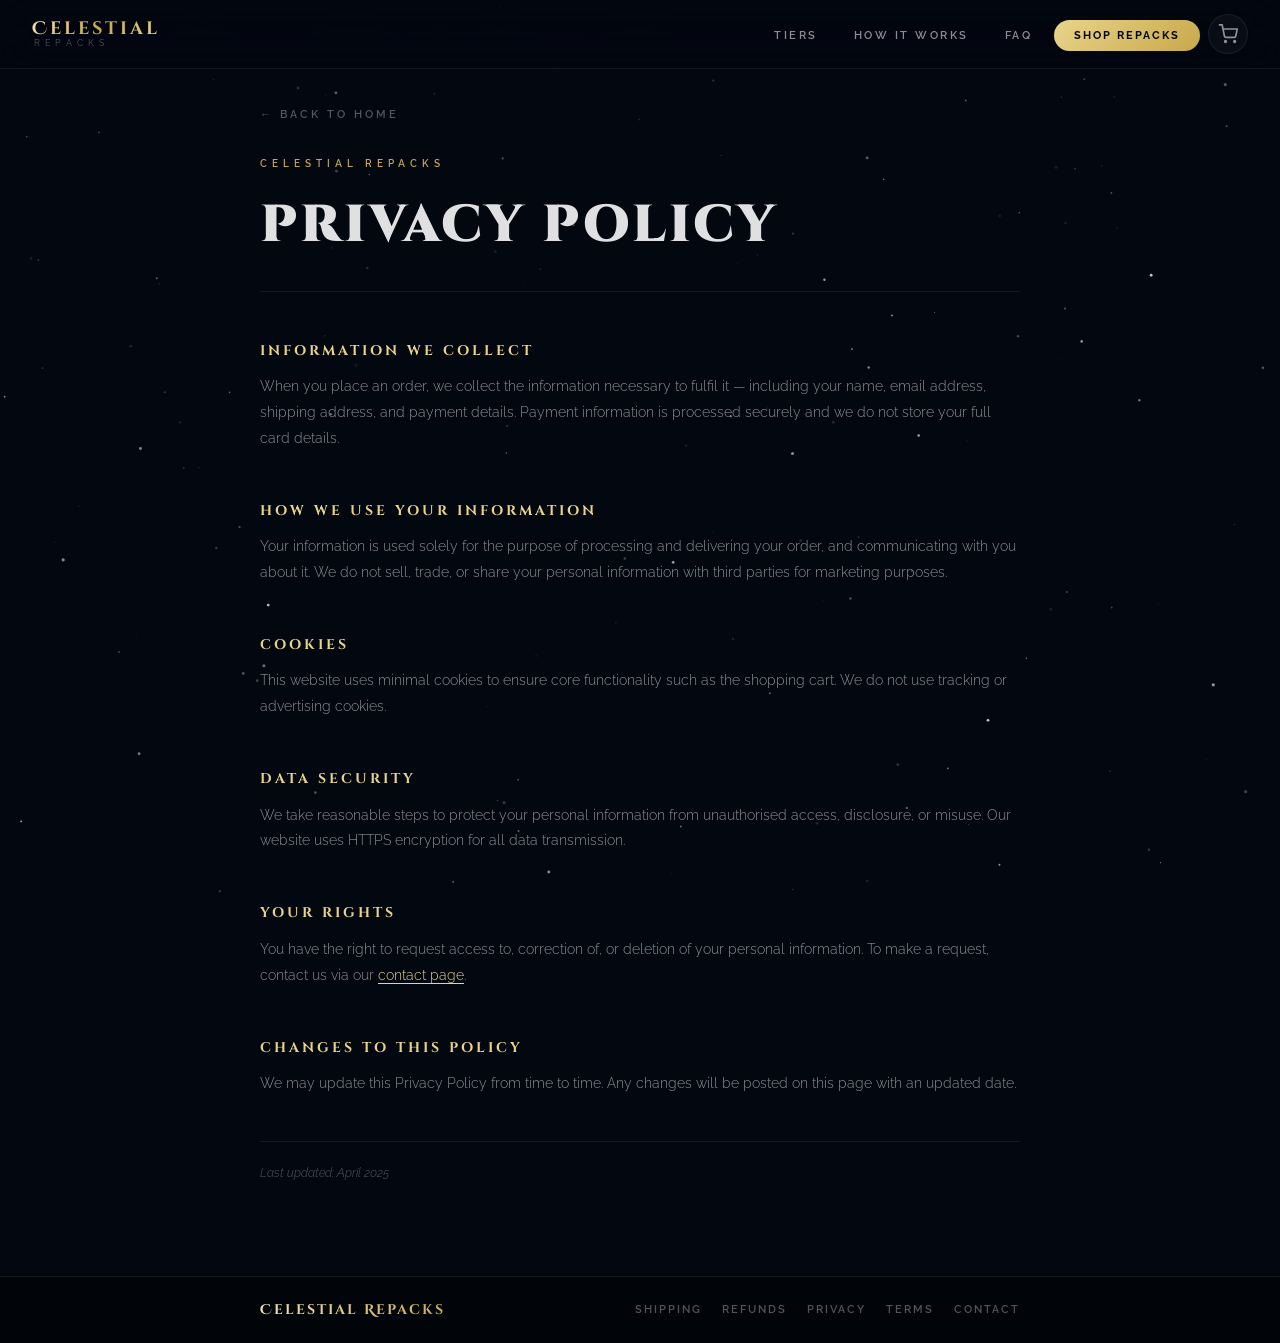
<file: privacy.html>
<!DOCTYPE html>
<html lang="en">
<head>
  <meta charset="UTF-8" />
  <meta name="viewport" content="width=device-width, initial-scale=1.0" />
  <title>Celestial Repacks — Privacy Policy</title>
  <link rel="icon" type="image/png" href="favicon-512.png">
  <link rel="preconnect" href="https://fonts.googleapis.com" />
  <link rel="preconnect" href="https://fonts.gstatic.com" crossorigin />
  <link href="https://fonts.googleapis.com/css2?family=Cinzel:wght@400;600;700;900&family=Cinzel+Decorative:wght@700;900&family=Raleway:ital,wght@0,300;0,400;0,500;0,600;0,700;1,300&display=swap" rel="stylesheet" />
  <link rel="stylesheet" href="style.css" />
  <link rel="stylesheet" href="policy.css" />
</head>
<body>
  <canvas id="starCanvas"></canvas>
  <nav id="mainNav">
    <div class="nav-inner">
      <a href="index.html" class="nav-logo">
        <span class="logo-main">Celestial</span>
        <span class="logo-sub">Repacks</span>
      </a>
      <button class="nav-toggle" id="navToggle" aria-label="Toggle menu">
        <span></span><span></span><span></span>
      </button>
      <ul class="nav-links" id="navLinks">
        <li><a href="index.html#tiers" class="nav-link">Tiers</a></li>
        <li><a href="index.html#how-it-works" class="nav-link">How It Works</a></li>
        <li><a href="index.html#faq" class="nav-link">FAQ</a></li>
        <li><a href="index.html#tiers" class="nav-cta">Shop Repacks</a></li>
        <li>
          <button class="nav-cart-btn" id="navCartBtn" aria-label="Open cart">
            <svg width="20" height="20" viewBox="0 0 24 24" fill="none" stroke="currentColor" stroke-width="2"><circle cx="9" cy="21" r="1"/><circle cx="20" cy="21" r="1"/><path d="M1 1h4l2.68 13.39a2 2 0 0 0 2 1.61h9.72a2 2 0 0 0 2-1.61L23 6H6"/></svg>
            <span class="nav-cart-badge" id="navCartBadge">0</span>
          </button>
        </li>
      </ul>
    </div>
  </nav>
  <main class="policy-main">
    <div class="policy-container">
      <a href="index.html" class="policy-back">← Back to Home</a>
      <p class="policy-eyebrow">Celestial Repacks</p>
      <h1 class="policy-heading">Privacy Policy</h1>
      <div class="policy-body">

        <h2>Information We Collect</h2>
        <p>When you place an order, we collect the information necessary to fulfil it — including your name, email address, shipping address, and payment details. Payment information is processed securely and we do not store your full card details.</p>

        <h2>How We Use Your Information</h2>
        <p>Your information is used solely for the purpose of processing and delivering your order, and communicating with you about it. We do not sell, trade, or share your personal information with third parties for marketing purposes.</p>

        <h2>Cookies</h2>
        <p>This website uses minimal cookies to ensure core functionality such as the shopping cart. We do not use tracking or advertising cookies.</p>

        <h2>Data Security</h2>
        <p>We take reasonable steps to protect your personal information from unauthorised access, disclosure, or misuse. Our website uses HTTPS encryption for all data transmission.</p>

        <h2>Your Rights</h2>
        <p>You have the right to request access to, correction of, or deletion of your personal information. To make a request, contact us via our <a href="contact.html">contact page</a>.</p>

        <h2>Changes to This Policy</h2>
        <p>We may update this Privacy Policy from time to time. Any changes will be posted on this page with an updated date.</p>

        <p class="policy-updated">Last updated: April 2025</p>

      </div>
    </div>
  </main>
  <footer class="policy-footer">
    <div class="policy-footer-inner">
      <a href="index.html" class="policy-footer-logo">Celestial Repacks</a>
      <div class="policy-footer-links">
        <a href="shipping.html">Shipping</a>
        <a href="refund.html">Refunds</a>
        <a href="privacy.html">Privacy</a>
        <a href="tos.html">Terms</a>
        <a href="contact.html">Contact</a>
      </div>
    </div>
  </footer>
  <div class="cart-overlay" id="cartOverlay"></div>
  <div class="cart-drawer" id="cartDrawer">
    <div class="cart-drawer-header">
      <h2 class="cart-drawer-title">Your Cart</h2>
      <button class="cart-close-btn" id="cartCloseBtn" aria-label="Close cart">
        <svg width="20" height="20" viewBox="0 0 24 24" fill="none" stroke="currentColor" stroke-width="2"><line x1="18" y1="6" x2="6" y2="18"/><line x1="6" y1="6" x2="18" y2="18"/></svg>
      </button>
    </div>
    <div class="cart-drawer-body" id="cartBody">
      <div class="cart-empty" id="cartEmpty">
        <div class="cart-empty-icon">🛒</div>
        <p>Your cart is empty</p>
        <span>Add a repack tier to get started</span>
      </div>
      <div class="cart-items-list" id="cartItemsList"></div>
    </div>
    <div class="cart-drawer-footer" id="cartFooter">
      <div class="cart-subtotal">
        <span>Subtotal</span>
        <span class="cart-total-amount" id="cartTotalAmount">$0.00</span>
      </div>
      <p class="cart-note">Shipping calculated at checkout.</p>
      <button class="cart-checkout-btn" id="cartCheckoutBtn">Proceed to Checkout</button>
      <button class="cart-continue-btn" id="cartContinueBtn">Continue Shopping</button>
    </div>
  </div>
  <script src="app.js"></script>
</body>
</html>
</file>
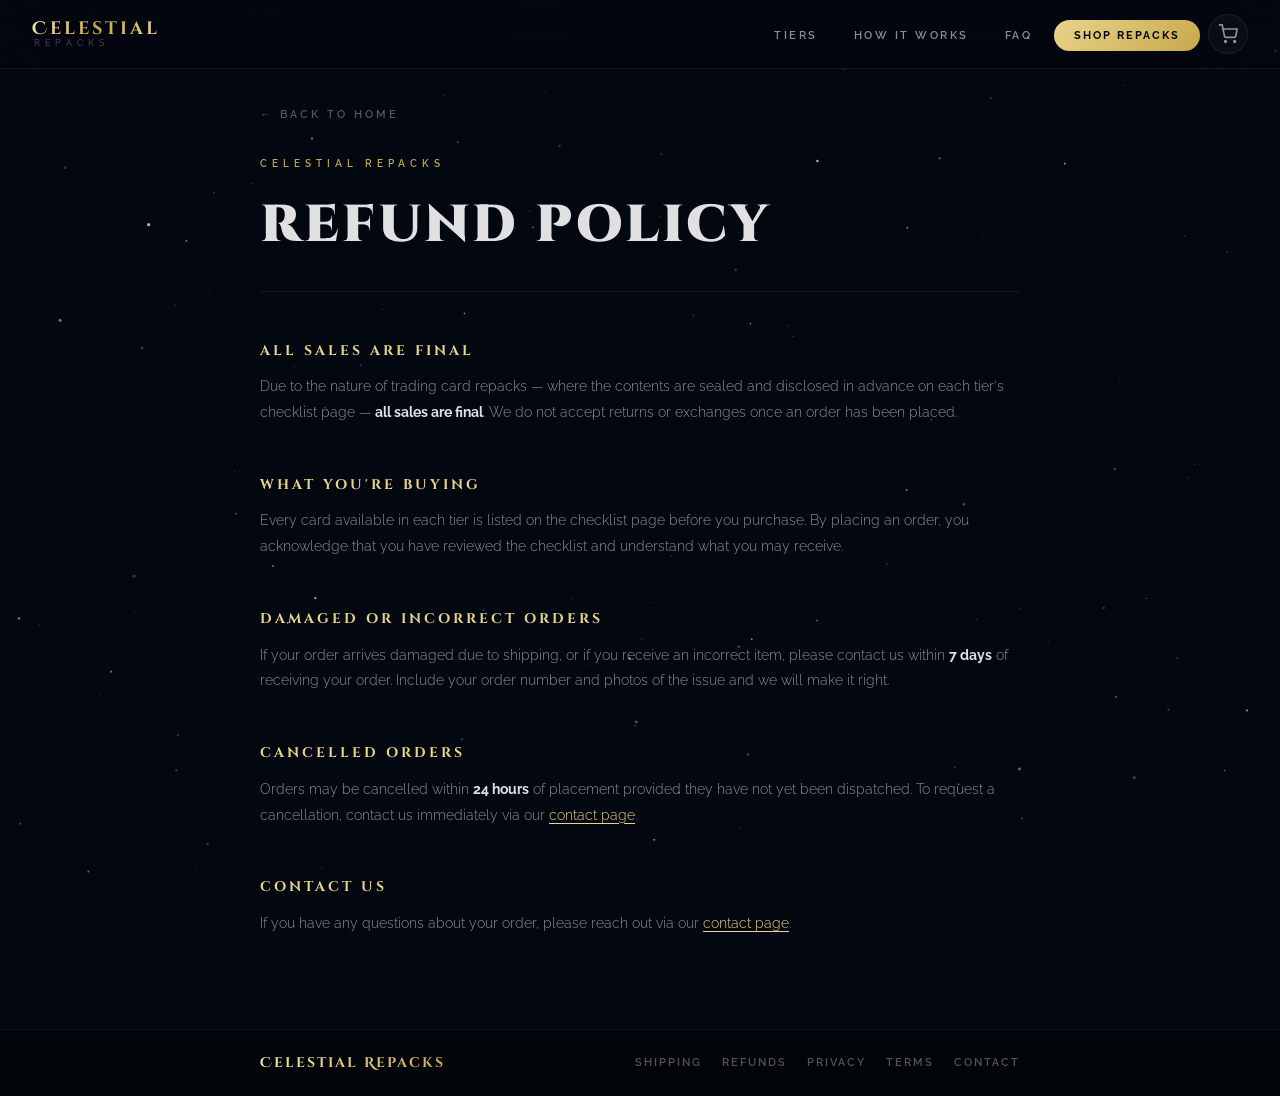
<file: refund.html>
<!DOCTYPE html>
<html lang="en">
<head>
  <meta charset="UTF-8" />
  <meta name="viewport" content="width=device-width, initial-scale=1.0" />
  <title>Celestial Repacks — Refund Policy</title>
  <link rel="icon" type="image/png" href="favicon-512.png">
  <link rel="preconnect" href="https://fonts.googleapis.com" />
  <link rel="preconnect" href="https://fonts.gstatic.com" crossorigin />
  <link href="https://fonts.googleapis.com/css2?family=Cinzel:wght@400;600;700;900&family=Cinzel+Decorative:wght@700;900&family=Raleway:ital,wght@0,300;0,400;0,500;0,600;0,700;1,300&display=swap" rel="stylesheet" />
  <link rel="stylesheet" href="style.css" />
  <link rel="stylesheet" href="policy.css" />
</head>
<body>
  <canvas id="starCanvas"></canvas>
  <nav id="mainNav">
    <div class="nav-inner">
      <a href="index.html" class="nav-logo">
        <span class="logo-main">Celestial</span>
        <span class="logo-sub">Repacks</span>
      </a>
      <button class="nav-toggle" id="navToggle" aria-label="Toggle menu">
        <span></span><span></span><span></span>
      </button>
      <ul class="nav-links" id="navLinks">
        <li><a href="index.html#tiers" class="nav-link">Tiers</a></li>
        <li><a href="index.html#how-it-works" class="nav-link">How It Works</a></li>
        <li><a href="index.html#faq" class="nav-link">FAQ</a></li>
        <li><a href="index.html#tiers" class="nav-cta">Shop Repacks</a></li>
        <li>
          <button class="nav-cart-btn" id="navCartBtn" aria-label="Open cart">
            <svg width="20" height="20" viewBox="0 0 24 24" fill="none" stroke="currentColor" stroke-width="2"><circle cx="9" cy="21" r="1"/><circle cx="20" cy="21" r="1"/><path d="M1 1h4l2.68 13.39a2 2 0 0 0 2 1.61h9.72a2 2 0 0 0 2-1.61L23 6H6"/></svg>
            <span class="nav-cart-badge" id="navCartBadge">0</span>
          </button>
        </li>
      </ul>
    </div>
  </nav>
  <main class="policy-main">
    <div class="policy-container">
      <a href="index.html" class="policy-back">← Back to Home</a>
      <p class="policy-eyebrow">Celestial Repacks</p>
      <h1 class="policy-heading">Refund Policy</h1>
      <div class="policy-body">

        <h2>All Sales Are Final</h2>
        <p>Due to the nature of trading card repacks — where the contents are sealed and disclosed in advance on each tier's checklist page — <strong>all sales are final</strong>. We do not accept returns or exchanges once an order has been placed.</p>

        <h2>What You're Buying</h2>
        <p>Every card available in each tier is listed on the checklist page before you purchase. By placing an order, you acknowledge that you have reviewed the checklist and understand what you may receive.</p>

        <h2>Damaged or Incorrect Orders</h2>
        <p>If your order arrives damaged due to shipping, or if you receive an incorrect item, please contact us within <strong>7 days</strong> of receiving your order. Include your order number and photos of the issue and we will make it right.</p>

        <h2>Cancelled Orders</h2>
        <p>Orders may be cancelled within <strong>24 hours</strong> of placement provided they have not yet been dispatched. To request a cancellation, contact us immediately via our <a href="contact.html">contact page</a>.</p>

        <h2>Contact Us</h2>
        <p>If you have any questions about your order, please reach out via our <a href="contact.html">contact page</a>.</p>

      </div>
    </div>
  </main>
  <footer class="policy-footer">
    <div class="policy-footer-inner">
      <a href="index.html" class="policy-footer-logo">Celestial Repacks</a>
      <div class="policy-footer-links">
        <a href="shipping.html">Shipping</a>
        <a href="refund.html">Refunds</a>
        <a href="privacy.html">Privacy</a>
        <a href="tos.html">Terms</a>
        <a href="contact.html">Contact</a>
      </div>
    </div>
  </footer>
  <div class="cart-overlay" id="cartOverlay"></div>
  <div class="cart-drawer" id="cartDrawer">
    <div class="cart-drawer-header">
      <h2 class="cart-drawer-title">Your Cart</h2>
      <button class="cart-close-btn" id="cartCloseBtn" aria-label="Close cart">
        <svg width="20" height="20" viewBox="0 0 24 24" fill="none" stroke="currentColor" stroke-width="2"><line x1="18" y1="6" x2="6" y2="18"/><line x1="6" y1="6" x2="18" y2="18"/></svg>
      </button>
    </div>
    <div class="cart-drawer-body" id="cartBody">
      <div class="cart-empty" id="cartEmpty">
        <div class="cart-empty-icon">🛒</div>
        <p>Your cart is empty</p>
        <span>Add a repack tier to get started</span>
      </div>
      <div class="cart-items-list" id="cartItemsList"></div>
    </div>
    <div class="cart-drawer-footer" id="cartFooter">
      <div class="cart-subtotal">
        <span>Subtotal</span>
        <span class="cart-total-amount" id="cartTotalAmount">$0.00</span>
      </div>
      <p class="cart-note">Shipping calculated at checkout.</p>
      <button class="cart-checkout-btn" id="cartCheckoutBtn">Proceed to Checkout</button>
      <button class="cart-continue-btn" id="cartContinueBtn">Continue Shopping</button>
    </div>
  </div>
  <script src="app.js"></script>
</body>
</html>
</file>
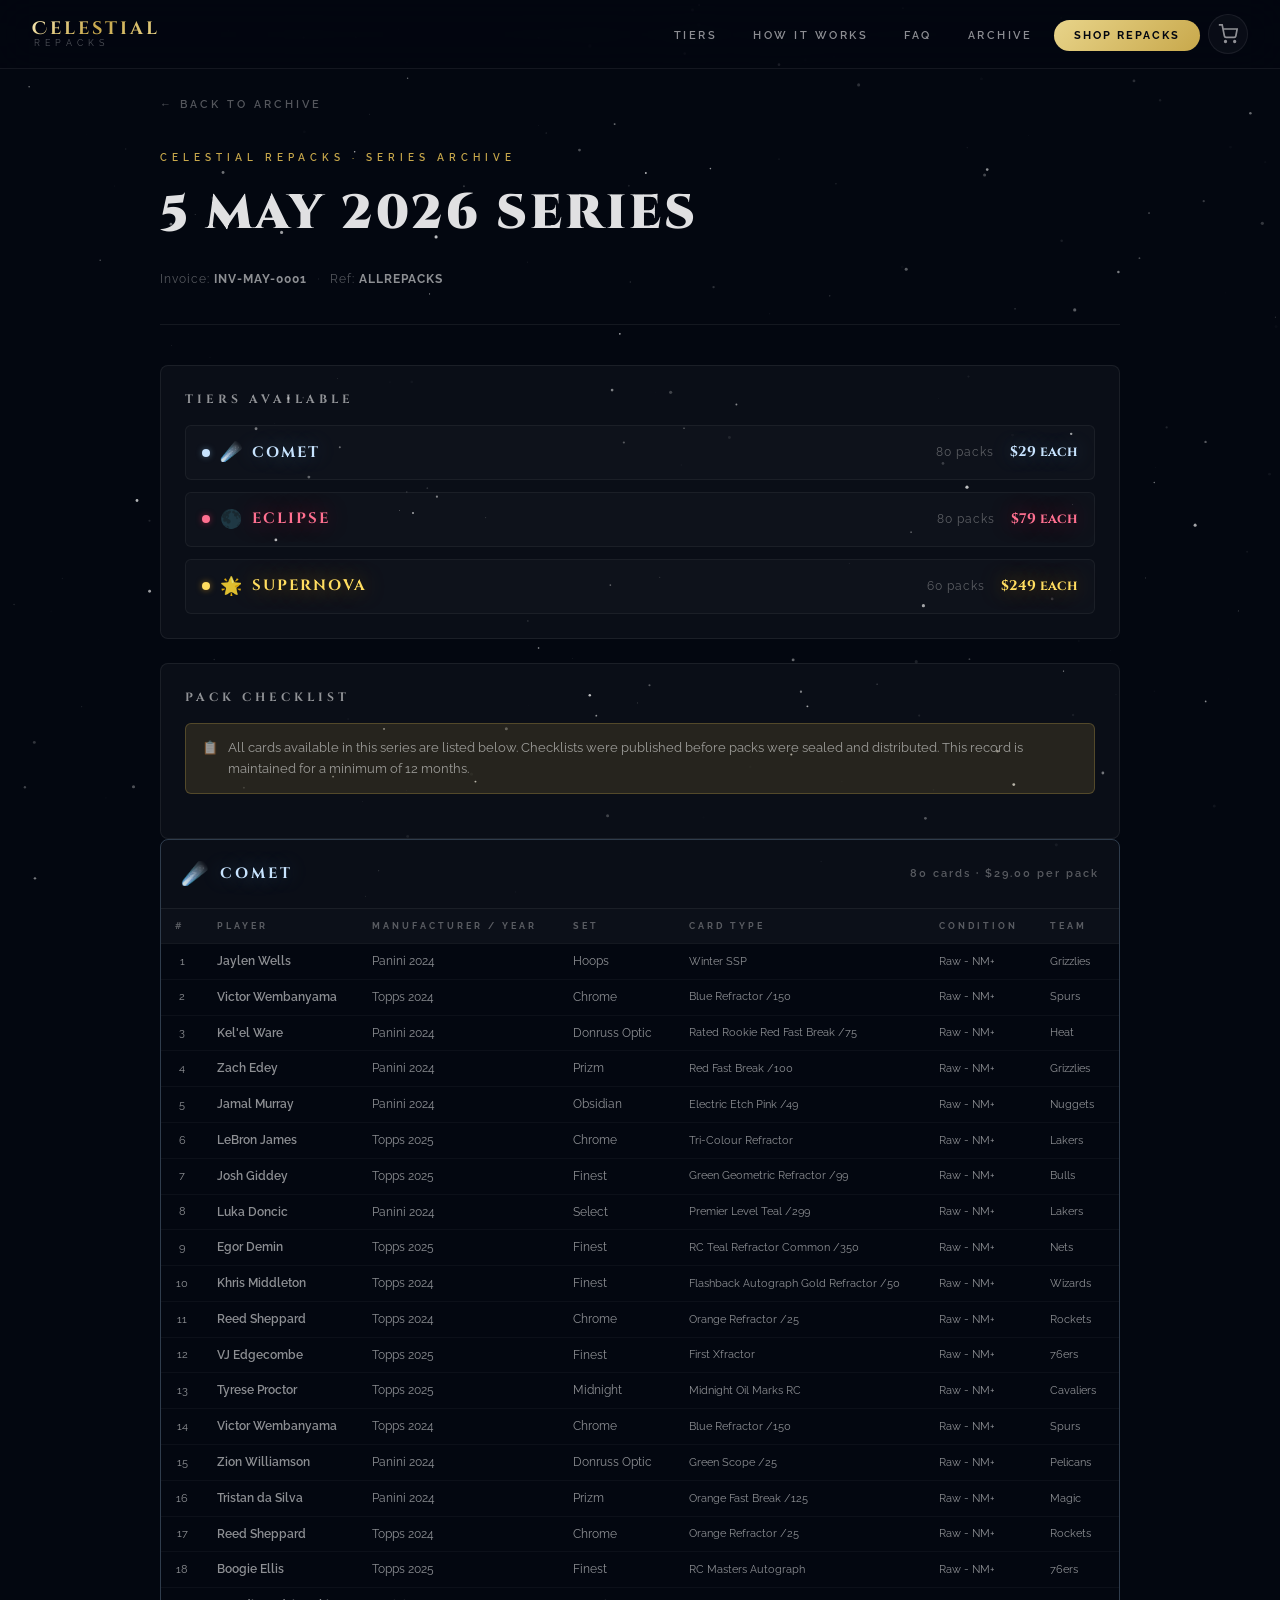
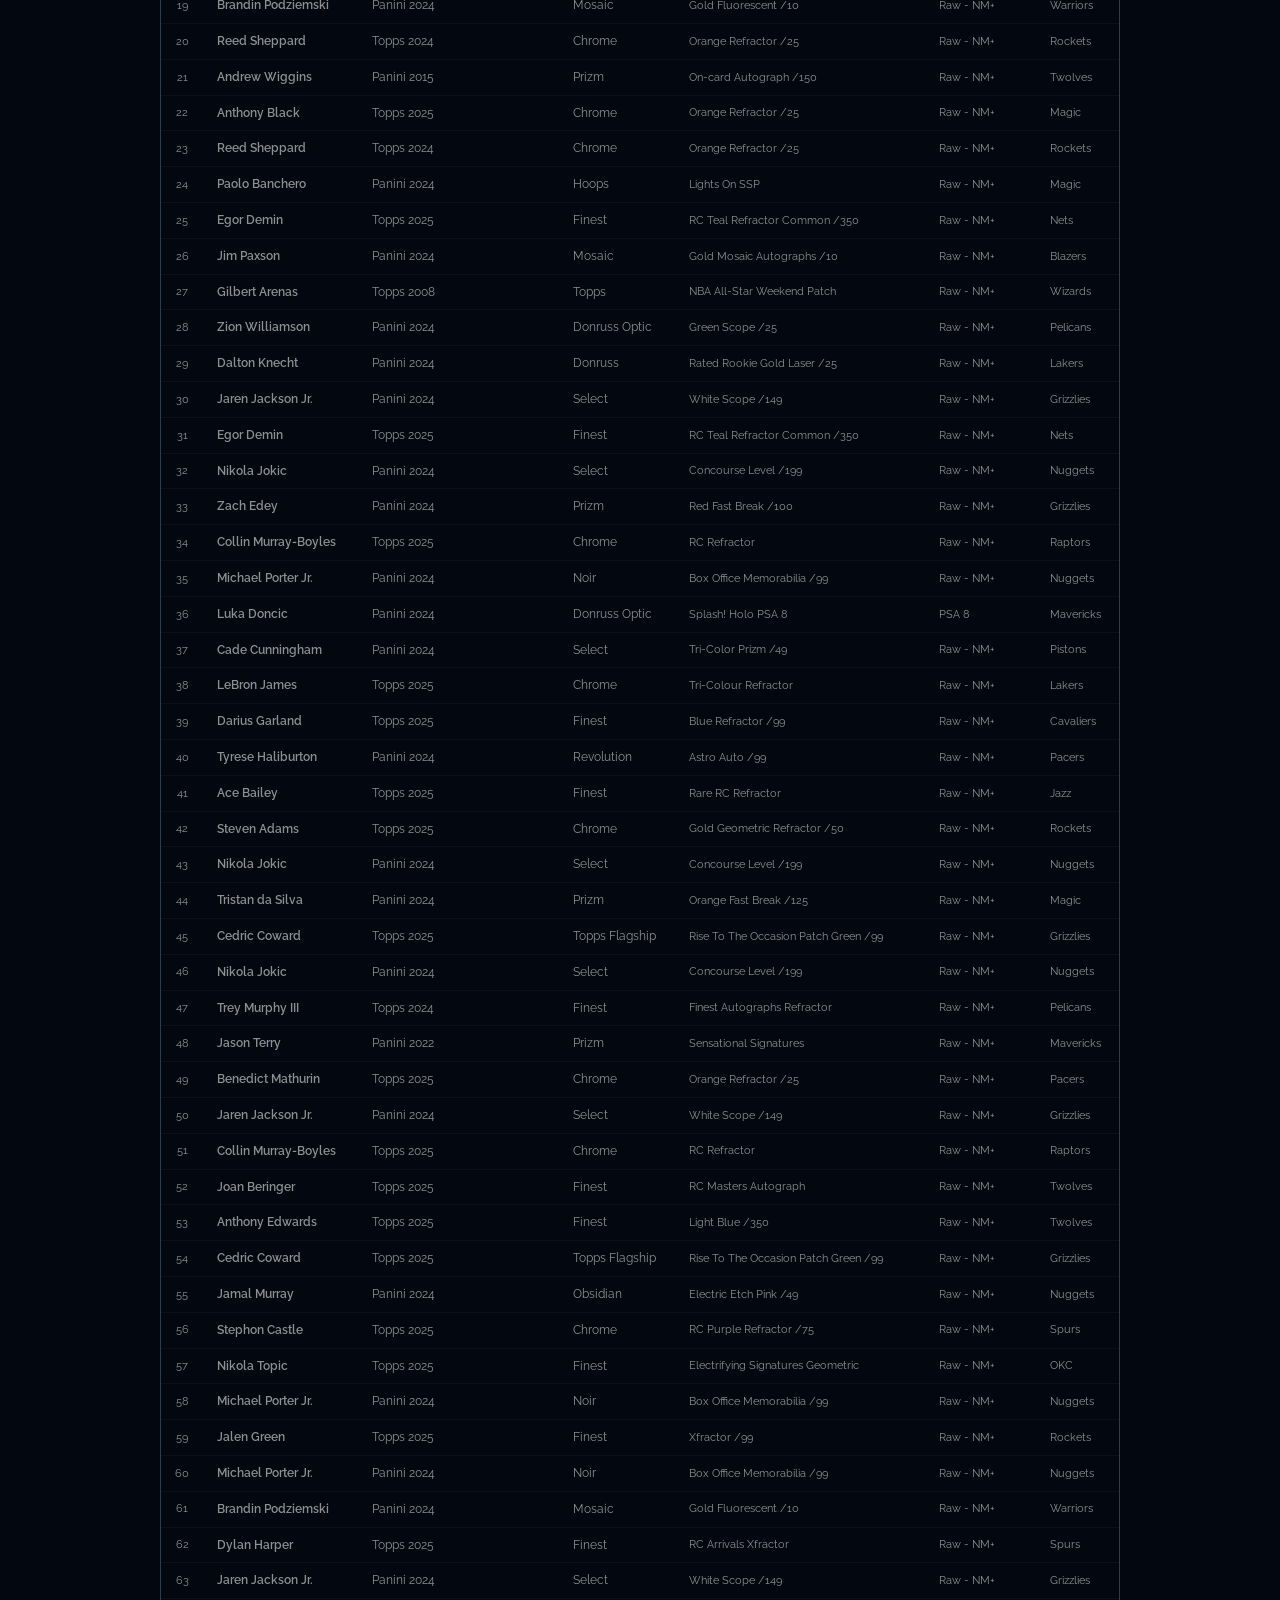
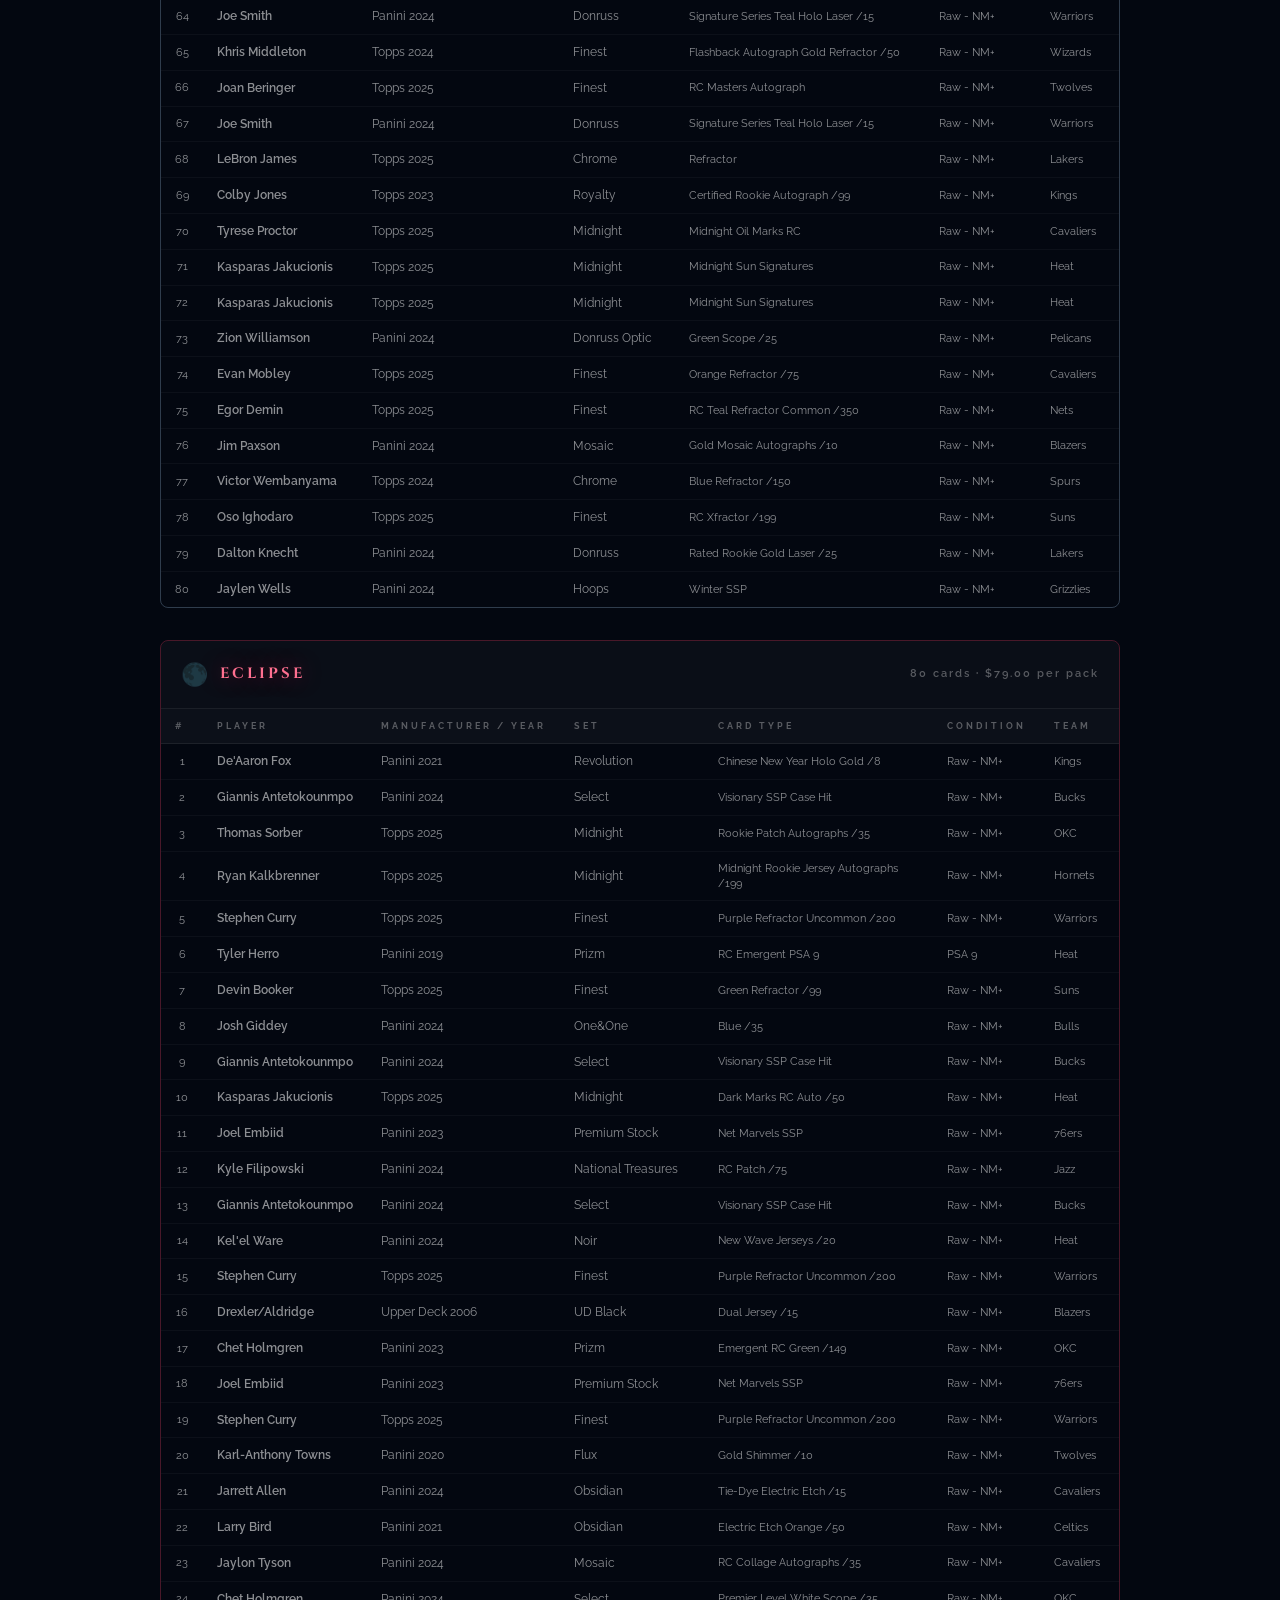
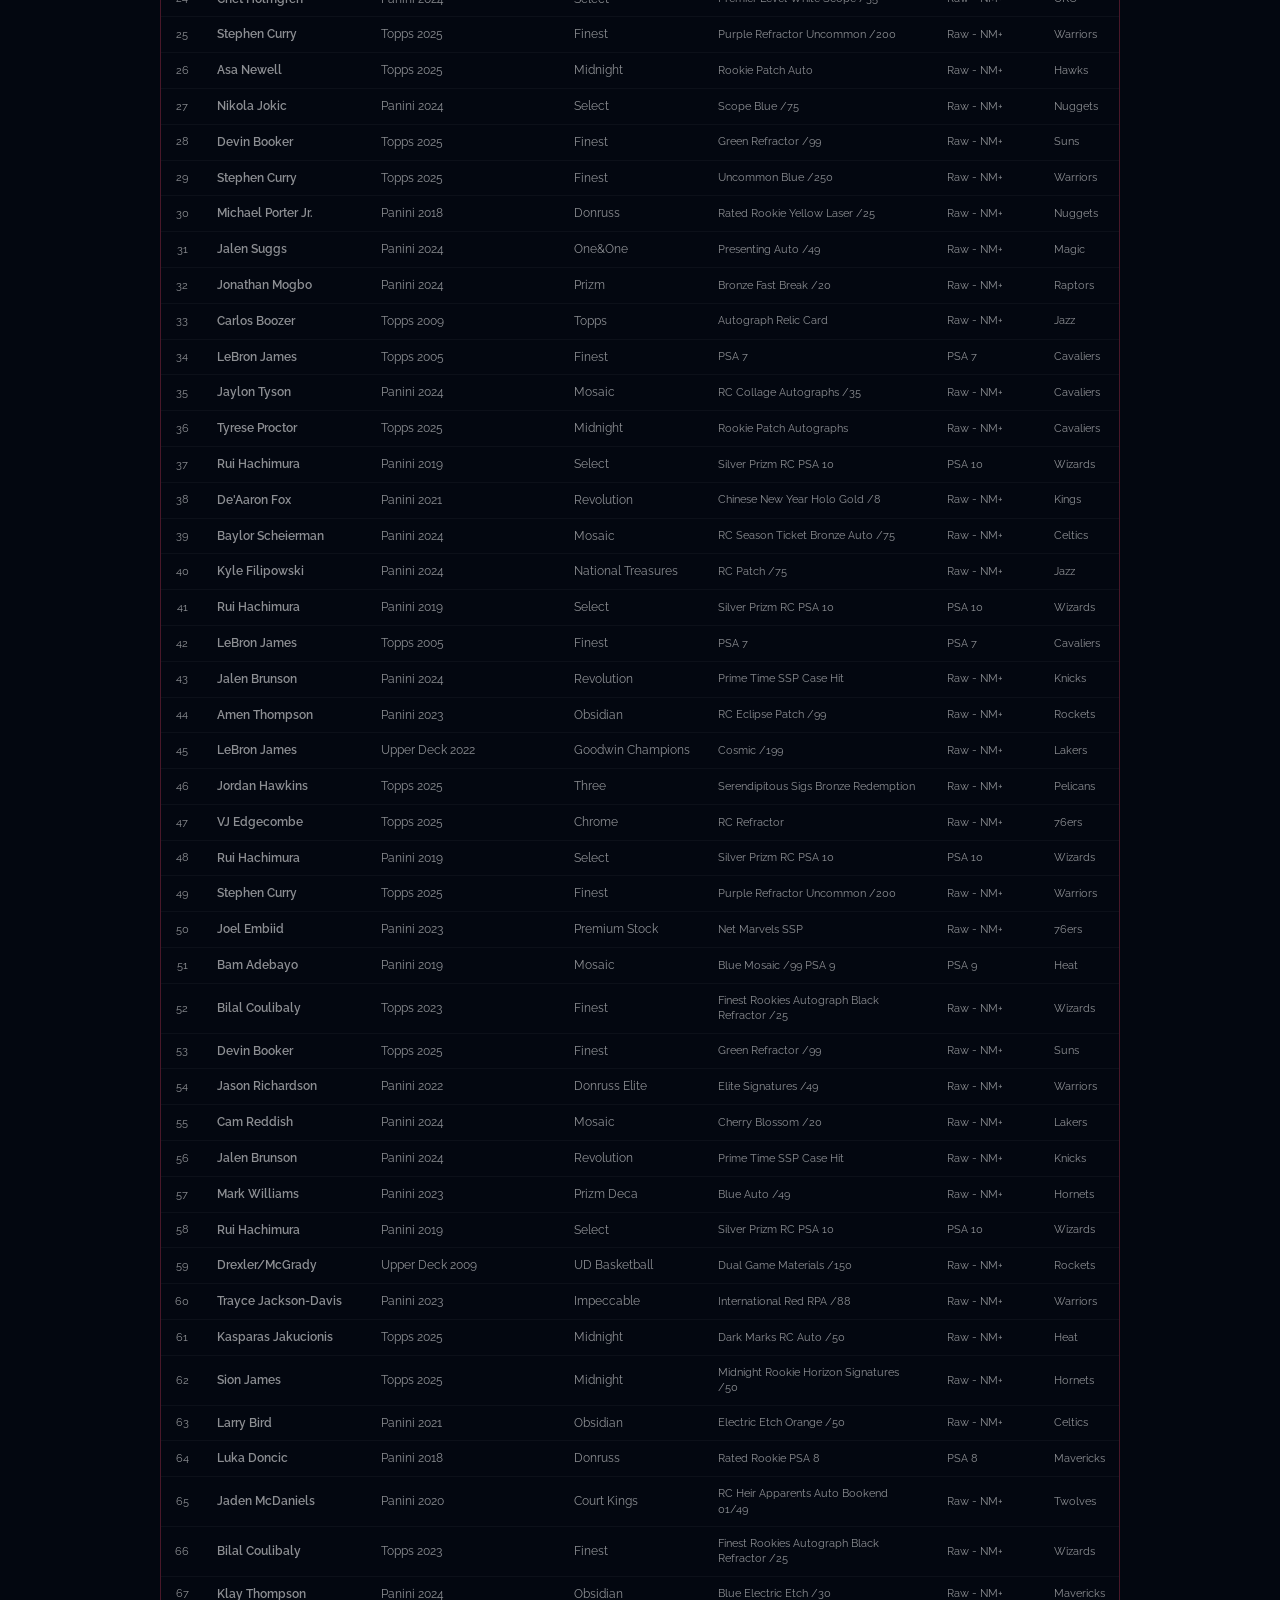
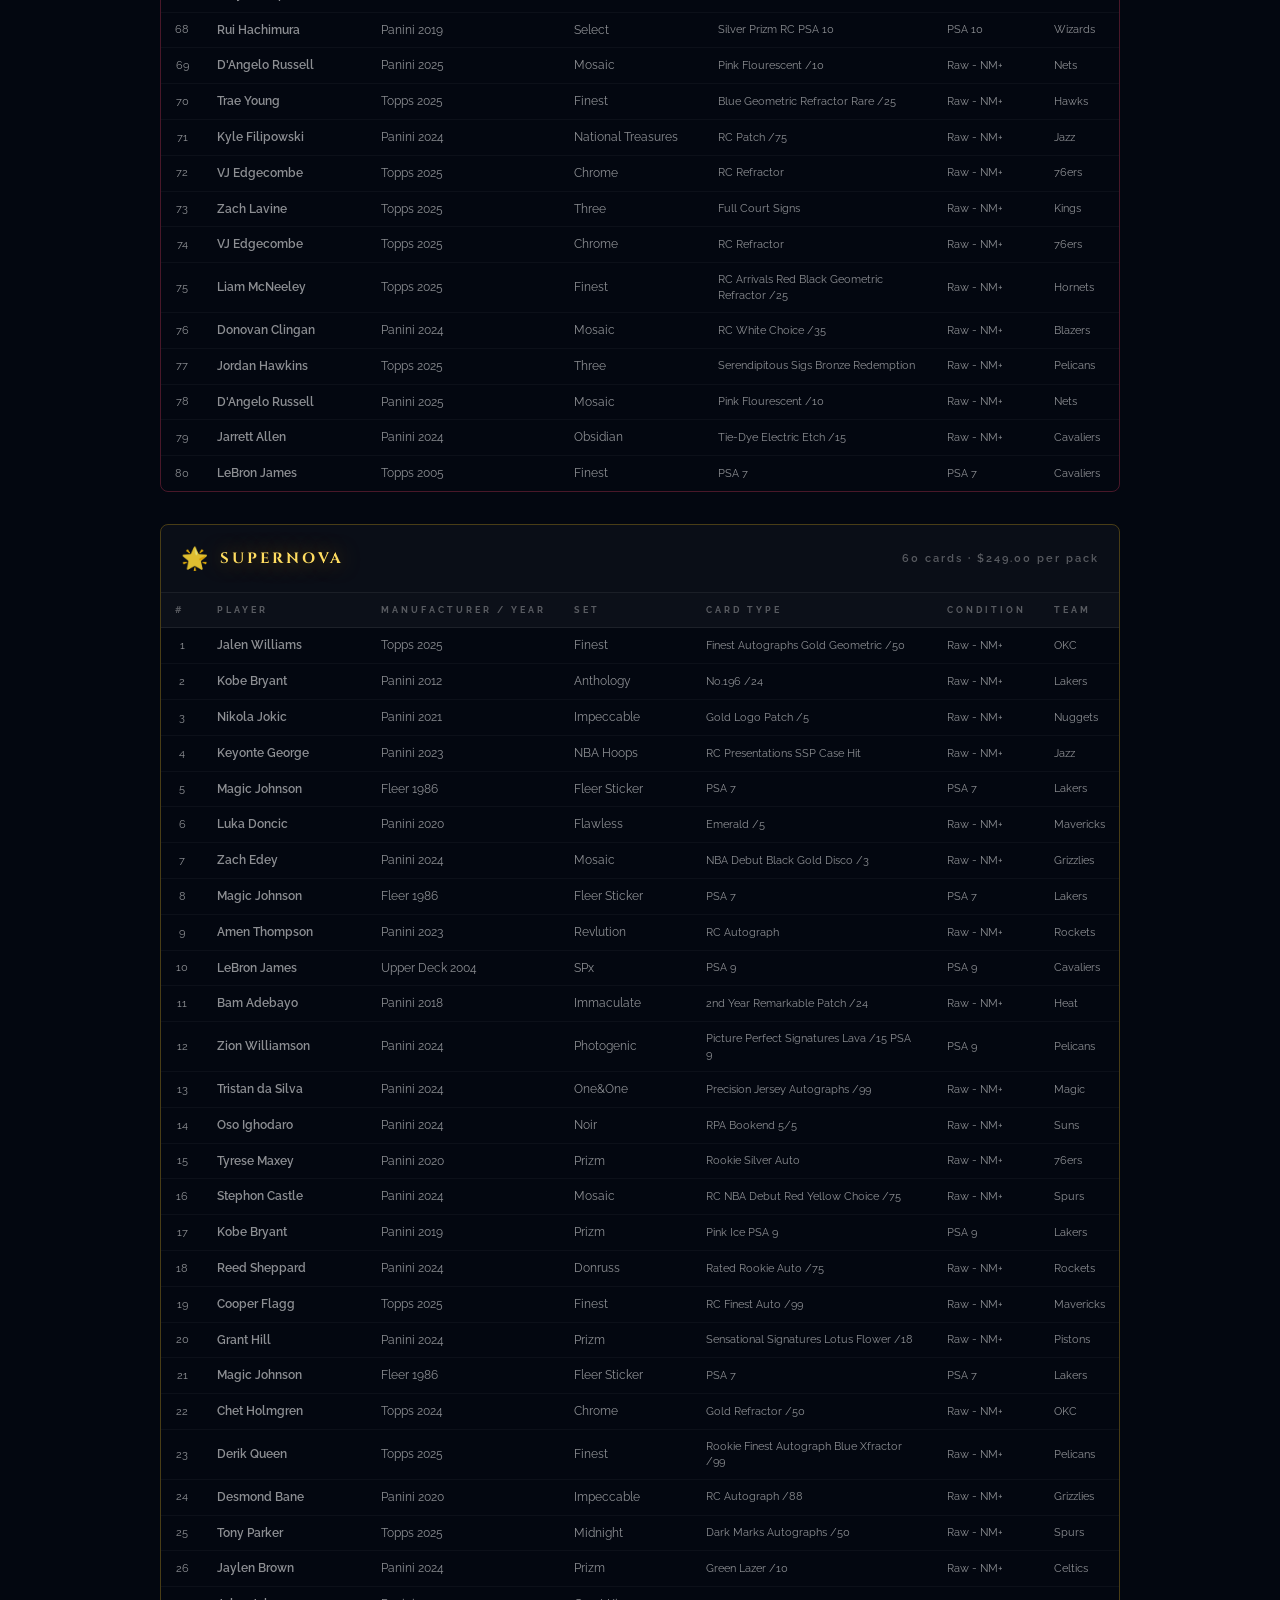
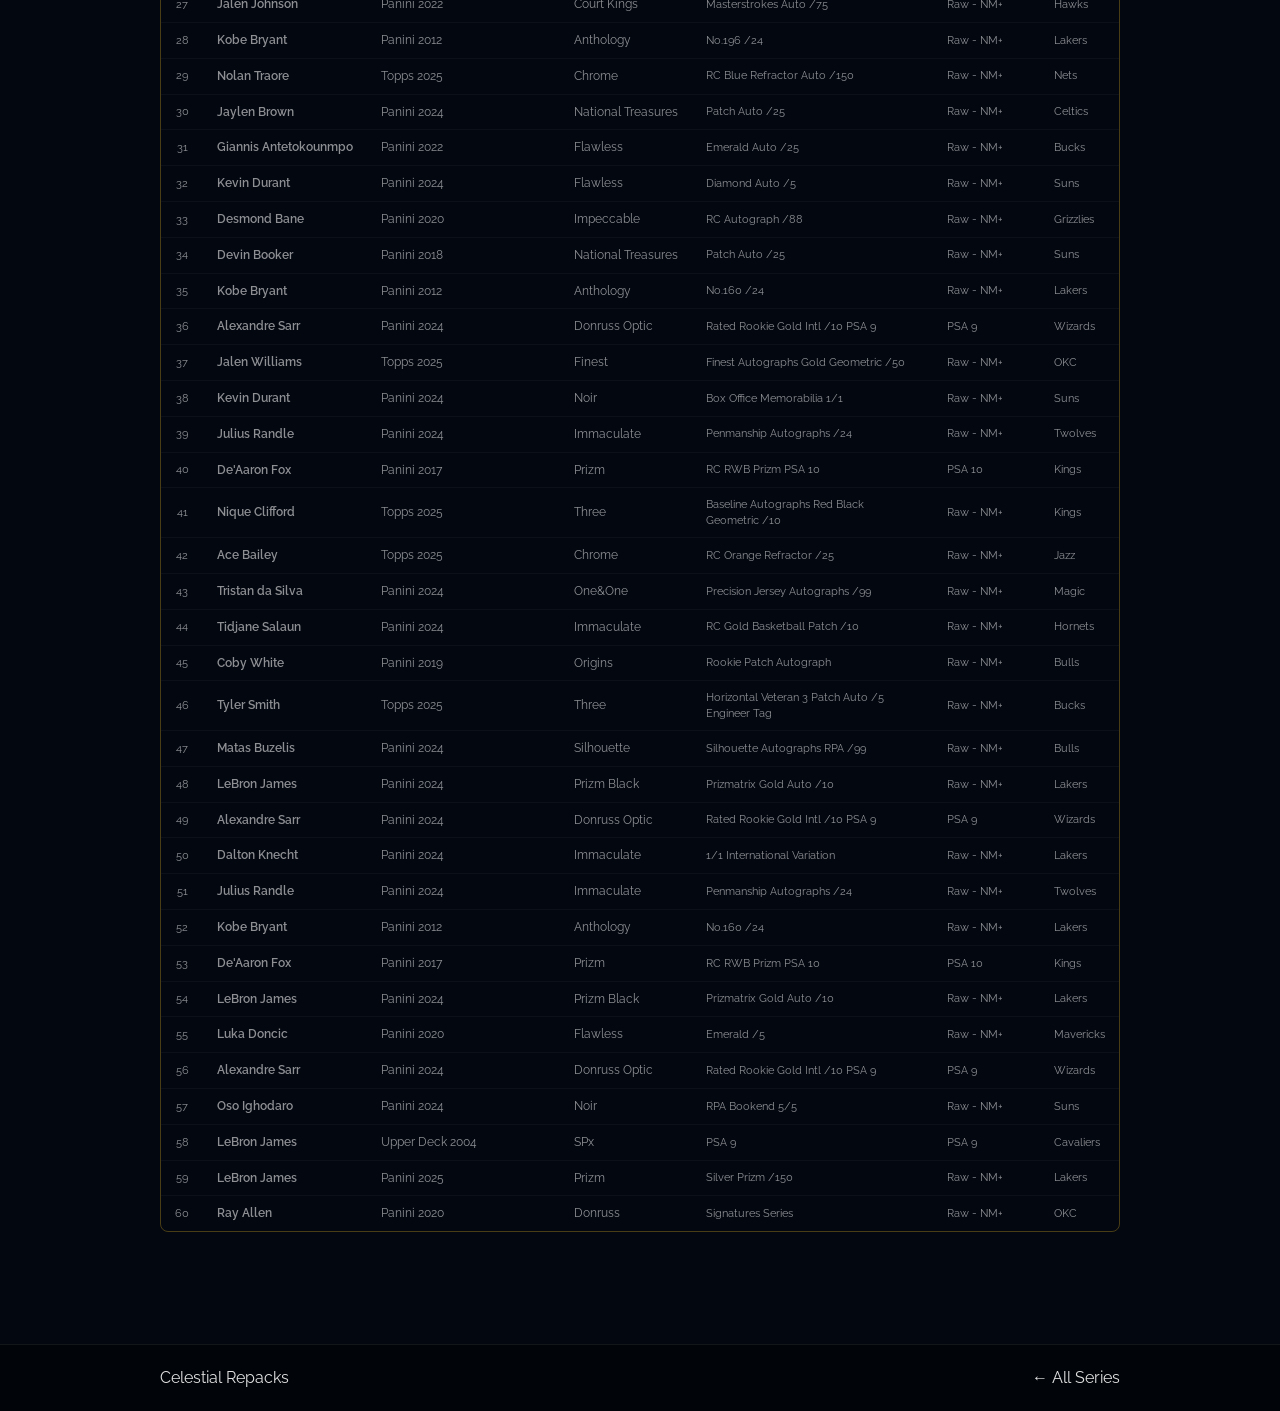
<file: series-2026-05-05.html>
<!DOCTYPE html>
<html lang="en">
<head>
  <meta charset="UTF-8"/>
  <meta name="viewport" content="width=device-width, initial-scale=1.0"/>
  <title>Celestial Repacks — 5 May 2026 Series</title>
  <link rel="preconnect" href="https://fonts.googleapis.com"/>
  <link rel="preconnect" href="https://fonts.gstatic.com" crossorigin/>
  <link href="https://fonts.googleapis.com/css2?family=Cinzel:wght@400;600;700;900&family=Cinzel+Decorative:wght@700;900&family=Raleway:ital,wght@0,300;0,400;0,500;0,600;0,700;1,300&display=swap" rel="stylesheet"/>
  <link rel="stylesheet" href="style.css"/>
  <link rel="stylesheet" href="archive.css"/>
  <link rel="stylesheet" href="checklist.css"/>
</head>
<body>
  <canvas id="starCanvas"></canvas>
  <nav id="mainNav">
    <div class="nav-inner">
      <a href="index.html" class="nav-logo">
        <span class="logo-main">Celestial</span>
        <span class="logo-sub">Repacks</span>
      </a>
      <button class="nav-toggle" id="navToggle"><span></span><span></span><span></span></button>
      <ul class="nav-links" id="navLinks">
        <li><a href="index.html#tiers" class="nav-link">Tiers</a></li>
        <li><a href="index.html#how-it-works" class="nav-link">How It Works</a></li>
        <li><a href="index.html#faq" class="nav-link">FAQ</a></li>
        <li><a href="archive.html" class="nav-link">Archive</a></li>
        <li><a href="index.html#tiers" class="nav-cta">Shop Repacks</a></li>
        <li>
          <button class="nav-cart-btn" id="navCartBtn">
            <svg width="20" height="20" viewBox="0 0 24 24" fill="none" stroke="currentColor" stroke-width="2"><circle cx="9" cy="21" r="1"/><circle cx="20" cy="21" r="1"/><path d="M1 1h4l2.68 13.39a2 2 0 0 0 2 1.61h9.72a2 2 0 0 0 2-1.61L23 6H6"/></svg>
            <span class="nav-cart-badge" id="navCartBadge">0</span>
          </button>
        </li>
      </ul>
    </div>
  </nav>

  <main class="archive-page-main">
    <div class="archive-page-container">

      <a href="archive.html" class="archive-back">← Back to Archive</a>

      <div class="series-page-header">
        <p class="series-page-eyebrow">Celestial Repacks · Series Archive</p>
        <h1 class="series-page-title">5 May 2026 Series</h1>
        
        <div class="series-meta-row">
          <span class="series-meta-item">Invoice: <strong>INV-MAY-0001</strong></span>
          <span class="series-meta-divider">·</span>
          <span class="series-meta-item">Ref: <strong>ALLREPACKS</strong></span>
        </div>
      </div>

      <div class="series-tiers-block" data-reveal>
        <h2 class="series-block-title">Tiers Available</h2>
        <div class="series-tier-rows">
          <div class="series-tier-row">
            <div class="series-tier-left">
              <div class="series-dot comet-dot"></div>
              <span class="series-emoji">☄️</span>
              <span class="series-tier-name comet-text">Comet</span>
            </div>
            <div class="series-tier-right">
              <span class="series-qty">80 packs</span>
              <span class="series-price comet-text">$29 each</span>
            </div>
          </div>
          <div class="series-tier-row">
            <div class="series-tier-left">
              <div class="series-dot eclipse-dot"></div>
              <span class="series-emoji">🌑</span>
              <span class="series-tier-name eclipse-text">Eclipse</span>
            </div>
            <div class="series-tier-right">
              <span class="series-qty">80 packs</span>
              <span class="series-price eclipse-text">$79 each</span>
            </div>
          </div>
          <div class="series-tier-row">
            <div class="series-tier-left">
              <div class="series-dot supernova-dot"></div>
              <span class="series-emoji">🌟</span>
              <span class="series-tier-name supernova-text">Supernova</span>
            </div>
            <div class="series-tier-right">
              <span class="series-qty">60 packs</span>
              <span class="series-price supernova-text">$249 each</span>
            </div>
          </div>
        </div>
      </div>

      <div class="series-checklist-block" data-reveal>
        <h2 class="series-block-title">Pack Checklist</h2>
        <div class="series-checklist-notice">
          <span class="notice-icon">📋</span>
          <span>All cards available in this series are listed below. Checklists were published before packs were sealed and distributed. This record is maintained for a minimum of 12 months.</span>
        </div>
      </div>

      <div class="cl-tier-block comet-block" data-reveal>
        <div class="cl-tier-header">
          <span class="cl-tier-emoji">☄️</span>
          <h2 class="cl-tier-name comet-text">Comet</h2>
          <span class="cl-tier-count">80 cards &middot; $29.00 per pack</span>
        </div>
        <div class="cl-table-wrap">
          <table class="cl-table">
            <thead><tr><th>#</th><th>Player</th><th>Manufacturer / Year</th><th>Set</th><th>Card Type</th><th>Condition</th><th>Team</th></tr></thead>
            <tbody>
          <tr><td class="cl-num">1</td><td class="cl-player">Jaylen Wells</td><td class="cl-mfr">Panini 2024</td><td class="cl-series">Hoops</td><td class="cl-type">Winter SSP</td><td class="cl-cond">Raw - NM+</td><td class="cl-team">Grizzlies</td></tr>
          <tr><td class="cl-num">2</td><td class="cl-player">Victor Wembanyama</td><td class="cl-mfr">Topps 2024</td><td class="cl-series">Chrome</td><td class="cl-type">Blue Refractor /150</td><td class="cl-cond">Raw - NM+</td><td class="cl-team">Spurs</td></tr>
          <tr><td class="cl-num">3</td><td class="cl-player">Kel'el Ware</td><td class="cl-mfr">Panini 2024</td><td class="cl-series">Donruss Optic</td><td class="cl-type">Rated Rookie Red Fast Break /75</td><td class="cl-cond">Raw - NM+</td><td class="cl-team">Heat</td></tr>
          <tr><td class="cl-num">4</td><td class="cl-player">Zach Edey</td><td class="cl-mfr">Panini 2024</td><td class="cl-series">Prizm</td><td class="cl-type">Red Fast Break /100</td><td class="cl-cond">Raw - NM+</td><td class="cl-team">Grizzlies</td></tr>
          <tr><td class="cl-num">5</td><td class="cl-player">Jamal Murray</td><td class="cl-mfr">Panini 2024</td><td class="cl-series">Obsidian</td><td class="cl-type">Electric Etch Pink /49</td><td class="cl-cond">Raw - NM+</td><td class="cl-team">Nuggets</td></tr>
          <tr><td class="cl-num">6</td><td class="cl-player">LeBron James</td><td class="cl-mfr">Topps 2025</td><td class="cl-series">Chrome</td><td class="cl-type">Tri-Colour Refractor</td><td class="cl-cond">Raw - NM+</td><td class="cl-team">Lakers</td></tr>
          <tr><td class="cl-num">7</td><td class="cl-player">Josh Giddey</td><td class="cl-mfr">Topps 2025</td><td class="cl-series">Finest</td><td class="cl-type">Green Geometric Refractor /99</td><td class="cl-cond">Raw - NM+</td><td class="cl-team">Bulls</td></tr>
          <tr><td class="cl-num">8</td><td class="cl-player">Luka Doncic</td><td class="cl-mfr">Panini 2024</td><td class="cl-series">Select</td><td class="cl-type">Premier Level Teal /299</td><td class="cl-cond">Raw - NM+</td><td class="cl-team">Lakers</td></tr>
          <tr><td class="cl-num">9</td><td class="cl-player">Egor Demin</td><td class="cl-mfr">Topps 2025</td><td class="cl-series">Finest</td><td class="cl-type">RC Teal Refractor Common /350</td><td class="cl-cond">Raw - NM+</td><td class="cl-team">Nets</td></tr>
          <tr><td class="cl-num">10</td><td class="cl-player">Khris Middleton</td><td class="cl-mfr">Topps 2024</td><td class="cl-series">Finest</td><td class="cl-type">Flashback Autograph Gold Refractor /50</td><td class="cl-cond">Raw - NM+</td><td class="cl-team">Wizards</td></tr>
          <tr><td class="cl-num">11</td><td class="cl-player">Reed Sheppard</td><td class="cl-mfr">Topps 2024</td><td class="cl-series">Chrome</td><td class="cl-type">Orange Refractor /25</td><td class="cl-cond">Raw - NM+</td><td class="cl-team">Rockets</td></tr>
          <tr><td class="cl-num">12</td><td class="cl-player">VJ Edgecombe</td><td class="cl-mfr">Topps 2025</td><td class="cl-series">Finest</td><td class="cl-type">First Xfractor</td><td class="cl-cond">Raw - NM+</td><td class="cl-team">76ers</td></tr>
          <tr><td class="cl-num">13</td><td class="cl-player">Tyrese Proctor</td><td class="cl-mfr">Topps 2025</td><td class="cl-series">Midnight</td><td class="cl-type">Midnight Oil Marks RC</td><td class="cl-cond">Raw - NM+</td><td class="cl-team">Cavaliers</td></tr>
          <tr><td class="cl-num">14</td><td class="cl-player">Victor Wembanyama</td><td class="cl-mfr">Topps 2024</td><td class="cl-series">Chrome</td><td class="cl-type">Blue Refractor /150</td><td class="cl-cond">Raw - NM+</td><td class="cl-team">Spurs</td></tr>
          <tr><td class="cl-num">15</td><td class="cl-player">Zion Williamson</td><td class="cl-mfr">Panini 2024</td><td class="cl-series">Donruss Optic</td><td class="cl-type">Green Scope /25</td><td class="cl-cond">Raw - NM+</td><td class="cl-team">Pelicans</td></tr>
          <tr><td class="cl-num">16</td><td class="cl-player">Tristan da Silva</td><td class="cl-mfr">Panini 2024</td><td class="cl-series">Prizm</td><td class="cl-type">Orange Fast Break /125</td><td class="cl-cond">Raw - NM+</td><td class="cl-team">Magic</td></tr>
          <tr><td class="cl-num">17</td><td class="cl-player">Reed Sheppard</td><td class="cl-mfr">Topps 2024</td><td class="cl-series">Chrome</td><td class="cl-type">Orange Refractor /25</td><td class="cl-cond">Raw - NM+</td><td class="cl-team">Rockets</td></tr>
          <tr><td class="cl-num">18</td><td class="cl-player">Boogie Ellis</td><td class="cl-mfr">Topps 2025</td><td class="cl-series">Finest</td><td class="cl-type">RC Masters Autograph</td><td class="cl-cond">Raw - NM+</td><td class="cl-team">76ers</td></tr>
          <tr><td class="cl-num">19</td><td class="cl-player">Brandin Podziemski</td><td class="cl-mfr">Panini 2024</td><td class="cl-series">Mosaic</td><td class="cl-type">Gold Fluorescent /10</td><td class="cl-cond">Raw - NM+</td><td class="cl-team">Warriors</td></tr>
          <tr><td class="cl-num">20</td><td class="cl-player">Reed Sheppard</td><td class="cl-mfr">Topps 2024</td><td class="cl-series">Chrome</td><td class="cl-type">Orange Refractor /25</td><td class="cl-cond">Raw - NM+</td><td class="cl-team">Rockets</td></tr>
          <tr><td class="cl-num">21</td><td class="cl-player">Andrew Wiggins</td><td class="cl-mfr">Panini 2015</td><td class="cl-series">Prizm</td><td class="cl-type">On-card Autograph /150</td><td class="cl-cond">Raw - NM+</td><td class="cl-team">Twolves</td></tr>
          <tr><td class="cl-num">22</td><td class="cl-player">Anthony Black</td><td class="cl-mfr">Topps 2025</td><td class="cl-series">Chrome</td><td class="cl-type">Orange Refractor /25</td><td class="cl-cond">Raw - NM+</td><td class="cl-team">Magic</td></tr>
          <tr><td class="cl-num">23</td><td class="cl-player">Reed Sheppard</td><td class="cl-mfr">Topps 2024</td><td class="cl-series">Chrome</td><td class="cl-type">Orange Refractor /25</td><td class="cl-cond">Raw - NM+</td><td class="cl-team">Rockets</td></tr>
          <tr><td class="cl-num">24</td><td class="cl-player">Paolo Banchero</td><td class="cl-mfr">Panini 2024</td><td class="cl-series">Hoops</td><td class="cl-type">Lights On SSP</td><td class="cl-cond">Raw - NM+</td><td class="cl-team">Magic</td></tr>
          <tr><td class="cl-num">25</td><td class="cl-player">Egor Demin</td><td class="cl-mfr">Topps 2025</td><td class="cl-series">Finest</td><td class="cl-type">RC Teal Refractor Common /350</td><td class="cl-cond">Raw - NM+</td><td class="cl-team">Nets</td></tr>
          <tr><td class="cl-num">26</td><td class="cl-player">Jim Paxson</td><td class="cl-mfr">Panini 2024</td><td class="cl-series">Mosaic</td><td class="cl-type">Gold Mosaic Autographs /10</td><td class="cl-cond">Raw - NM+</td><td class="cl-team">Blazers</td></tr>
          <tr><td class="cl-num">27</td><td class="cl-player">Gilbert Arenas</td><td class="cl-mfr">Topps 2008</td><td class="cl-series">Topps</td><td class="cl-type">NBA All-Star Weekend Patch</td><td class="cl-cond">Raw - NM+</td><td class="cl-team">Wizards</td></tr>
          <tr><td class="cl-num">28</td><td class="cl-player">Zion Williamson</td><td class="cl-mfr">Panini 2024</td><td class="cl-series">Donruss Optic</td><td class="cl-type">Green Scope /25</td><td class="cl-cond">Raw - NM+</td><td class="cl-team">Pelicans</td></tr>
          <tr><td class="cl-num">29</td><td class="cl-player">Dalton Knecht</td><td class="cl-mfr">Panini 2024</td><td class="cl-series">Donruss</td><td class="cl-type">Rated Rookie Gold Laser /25</td><td class="cl-cond">Raw - NM+</td><td class="cl-team">Lakers</td></tr>
          <tr><td class="cl-num">30</td><td class="cl-player">Jaren Jackson Jr.</td><td class="cl-mfr">Panini 2024</td><td class="cl-series">Select</td><td class="cl-type">White Scope /149</td><td class="cl-cond">Raw - NM+</td><td class="cl-team">Grizzlies</td></tr>
          <tr><td class="cl-num">31</td><td class="cl-player">Egor Demin</td><td class="cl-mfr">Topps 2025</td><td class="cl-series">Finest</td><td class="cl-type">RC Teal Refractor Common /350</td><td class="cl-cond">Raw - NM+</td><td class="cl-team">Nets</td></tr>
          <tr><td class="cl-num">32</td><td class="cl-player">Nikola Jokic</td><td class="cl-mfr">Panini 2024</td><td class="cl-series">Select</td><td class="cl-type">Concourse Level /199</td><td class="cl-cond">Raw - NM+</td><td class="cl-team">Nuggets</td></tr>
          <tr><td class="cl-num">33</td><td class="cl-player">Zach Edey</td><td class="cl-mfr">Panini 2024</td><td class="cl-series">Prizm</td><td class="cl-type">Red Fast Break /100</td><td class="cl-cond">Raw - NM+</td><td class="cl-team">Grizzlies</td></tr>
          <tr><td class="cl-num">34</td><td class="cl-player">Collin Murray-Boyles</td><td class="cl-mfr">Topps 2025</td><td class="cl-series">Chrome</td><td class="cl-type">RC Refractor</td><td class="cl-cond">Raw - NM+</td><td class="cl-team">Raptors</td></tr>
          <tr><td class="cl-num">35</td><td class="cl-player">Michael Porter Jr.</td><td class="cl-mfr">Panini 2024</td><td class="cl-series">Noir</td><td class="cl-type">Box Office Memorabilia /99</td><td class="cl-cond">Raw - NM+</td><td class="cl-team">Nuggets</td></tr>
          <tr><td class="cl-num">36</td><td class="cl-player">Luka Doncic</td><td class="cl-mfr">Panini 2024</td><td class="cl-series">Donruss Optic</td><td class="cl-type">Splash! Holo PSA 8</td><td class="cl-cond">PSA 8</td><td class="cl-team">Mavericks</td></tr>
          <tr><td class="cl-num">37</td><td class="cl-player">Cade Cunningham</td><td class="cl-mfr">Panini 2024</td><td class="cl-series">Select</td><td class="cl-type">Tri-Color Prizm /49</td><td class="cl-cond">Raw - NM+</td><td class="cl-team">Pistons</td></tr>
          <tr><td class="cl-num">38</td><td class="cl-player">LeBron James</td><td class="cl-mfr">Topps 2025</td><td class="cl-series">Chrome</td><td class="cl-type">Tri-Colour Refractor</td><td class="cl-cond">Raw - NM+</td><td class="cl-team">Lakers</td></tr>
          <tr><td class="cl-num">39</td><td class="cl-player">Darius Garland</td><td class="cl-mfr">Topps 2025</td><td class="cl-series">Finest</td><td class="cl-type">Blue Refractor /99</td><td class="cl-cond">Raw - NM+</td><td class="cl-team">Cavaliers</td></tr>
          <tr><td class="cl-num">40</td><td class="cl-player">Tyrese Haliburton</td><td class="cl-mfr">Panini 2024</td><td class="cl-series">Revolution</td><td class="cl-type">Astro Auto /99</td><td class="cl-cond">Raw - NM+</td><td class="cl-team">Pacers</td></tr>
          <tr><td class="cl-num">41</td><td class="cl-player">Ace Bailey</td><td class="cl-mfr">Topps 2025</td><td class="cl-series">Finest</td><td class="cl-type">Rare RC Refractor</td><td class="cl-cond">Raw - NM+</td><td class="cl-team">Jazz</td></tr>
          <tr><td class="cl-num">42</td><td class="cl-player">Steven Adams</td><td class="cl-mfr">Topps 2025</td><td class="cl-series">Chrome</td><td class="cl-type">Gold Geometric Refractor /50</td><td class="cl-cond">Raw - NM+</td><td class="cl-team">Rockets</td></tr>
          <tr><td class="cl-num">43</td><td class="cl-player">Nikola Jokic</td><td class="cl-mfr">Panini 2024</td><td class="cl-series">Select</td><td class="cl-type">Concourse Level /199</td><td class="cl-cond">Raw - NM+</td><td class="cl-team">Nuggets</td></tr>
          <tr><td class="cl-num">44</td><td class="cl-player">Tristan da Silva</td><td class="cl-mfr">Panini 2024</td><td class="cl-series">Prizm</td><td class="cl-type">Orange Fast Break /125</td><td class="cl-cond">Raw - NM+</td><td class="cl-team">Magic</td></tr>
          <tr><td class="cl-num">45</td><td class="cl-player">Cedric Coward</td><td class="cl-mfr">Topps 2025</td><td class="cl-series">Topps Flagship</td><td class="cl-type">Rise To The Occasion Patch Green /99</td><td class="cl-cond">Raw - NM+</td><td class="cl-team">Grizzlies</td></tr>
          <tr><td class="cl-num">46</td><td class="cl-player">Nikola Jokic</td><td class="cl-mfr">Panini 2024</td><td class="cl-series">Select</td><td class="cl-type">Concourse Level /199</td><td class="cl-cond">Raw - NM+</td><td class="cl-team">Nuggets</td></tr>
          <tr><td class="cl-num">47</td><td class="cl-player">Trey Murphy III</td><td class="cl-mfr">Topps 2024</td><td class="cl-series">Finest</td><td class="cl-type">Finest Autographs Refractor</td><td class="cl-cond">Raw - NM+</td><td class="cl-team">Pelicans</td></tr>
          <tr><td class="cl-num">48</td><td class="cl-player">Jason Terry</td><td class="cl-mfr">Panini 2022</td><td class="cl-series">Prizm</td><td class="cl-type">Sensational Signatures</td><td class="cl-cond">Raw - NM+</td><td class="cl-team">Mavericks</td></tr>
          <tr><td class="cl-num">49</td><td class="cl-player">Benedict Mathurin</td><td class="cl-mfr">Topps 2025</td><td class="cl-series">Chrome</td><td class="cl-type">Orange Refractor /25</td><td class="cl-cond">Raw - NM+</td><td class="cl-team">Pacers</td></tr>
          <tr><td class="cl-num">50</td><td class="cl-player">Jaren Jackson Jr.</td><td class="cl-mfr">Panini 2024</td><td class="cl-series">Select</td><td class="cl-type">White Scope /149</td><td class="cl-cond">Raw - NM+</td><td class="cl-team">Grizzlies</td></tr>
          <tr><td class="cl-num">51</td><td class="cl-player">Collin Murray-Boyles</td><td class="cl-mfr">Topps 2025</td><td class="cl-series">Chrome</td><td class="cl-type">RC Refractor</td><td class="cl-cond">Raw - NM+</td><td class="cl-team">Raptors</td></tr>
          <tr><td class="cl-num">52</td><td class="cl-player">Joan Beringer</td><td class="cl-mfr">Topps 2025</td><td class="cl-series">Finest</td><td class="cl-type">RC Masters Autograph</td><td class="cl-cond">Raw - NM+</td><td class="cl-team">Twolves</td></tr>
          <tr><td class="cl-num">53</td><td class="cl-player">Anthony Edwards</td><td class="cl-mfr">Topps 2025</td><td class="cl-series">Finest</td><td class="cl-type">Light Blue /350</td><td class="cl-cond">Raw - NM+</td><td class="cl-team">Twolves</td></tr>
          <tr><td class="cl-num">54</td><td class="cl-player">Cedric Coward</td><td class="cl-mfr">Topps 2025</td><td class="cl-series">Topps Flagship</td><td class="cl-type">Rise To The Occasion Patch Green /99</td><td class="cl-cond">Raw - NM+</td><td class="cl-team">Grizzlies</td></tr>
          <tr><td class="cl-num">55</td><td class="cl-player">Jamal Murray</td><td class="cl-mfr">Panini 2024</td><td class="cl-series">Obsidian</td><td class="cl-type">Electric Etch Pink /49</td><td class="cl-cond">Raw - NM+</td><td class="cl-team">Nuggets</td></tr>
          <tr><td class="cl-num">56</td><td class="cl-player">Stephon Castle</td><td class="cl-mfr">Topps 2025</td><td class="cl-series">Chrome</td><td class="cl-type">RC Purple Refractor /75</td><td class="cl-cond">Raw - NM+</td><td class="cl-team">Spurs</td></tr>
          <tr><td class="cl-num">57</td><td class="cl-player">Nikola Topic</td><td class="cl-mfr">Topps 2025</td><td class="cl-series">Finest</td><td class="cl-type">Electrifying Signatures Geometric</td><td class="cl-cond">Raw - NM+</td><td class="cl-team">OKC</td></tr>
          <tr><td class="cl-num">58</td><td class="cl-player">Michael Porter Jr.</td><td class="cl-mfr">Panini 2024</td><td class="cl-series">Noir</td><td class="cl-type">Box Office Memorabilia /99</td><td class="cl-cond">Raw - NM+</td><td class="cl-team">Nuggets</td></tr>
          <tr><td class="cl-num">59</td><td class="cl-player">Jalen Green</td><td class="cl-mfr">Topps 2025</td><td class="cl-series">Finest</td><td class="cl-type">Xfractor /99</td><td class="cl-cond">Raw - NM+</td><td class="cl-team">Rockets</td></tr>
          <tr><td class="cl-num">60</td><td class="cl-player">Michael Porter Jr.</td><td class="cl-mfr">Panini 2024</td><td class="cl-series">Noir</td><td class="cl-type">Box Office Memorabilia /99</td><td class="cl-cond">Raw - NM+</td><td class="cl-team">Nuggets</td></tr>
          <tr><td class="cl-num">61</td><td class="cl-player">Brandin Podziemski</td><td class="cl-mfr">Panini 2024</td><td class="cl-series">Mosaic</td><td class="cl-type">Gold Fluorescent /10</td><td class="cl-cond">Raw - NM+</td><td class="cl-team">Warriors</td></tr>
          <tr><td class="cl-num">62</td><td class="cl-player">Dylan Harper</td><td class="cl-mfr">Topps 2025</td><td class="cl-series">Finest</td><td class="cl-type">RC Arrivals Xfractor</td><td class="cl-cond">Raw - NM+</td><td class="cl-team">Spurs</td></tr>
          <tr><td class="cl-num">63</td><td class="cl-player">Jaren Jackson Jr.</td><td class="cl-mfr">Panini 2024</td><td class="cl-series">Select</td><td class="cl-type">White Scope /149</td><td class="cl-cond">Raw - NM+</td><td class="cl-team">Grizzlies</td></tr>
          <tr><td class="cl-num">64</td><td class="cl-player">Joe Smith</td><td class="cl-mfr">Panini 2024</td><td class="cl-series">Donruss</td><td class="cl-type">Signature Series Teal Holo Laser /15</td><td class="cl-cond">Raw - NM+</td><td class="cl-team">Warriors</td></tr>
          <tr><td class="cl-num">65</td><td class="cl-player">Khris Middleton</td><td class="cl-mfr">Topps 2024</td><td class="cl-series">Finest</td><td class="cl-type">Flashback Autograph Gold Refractor /50</td><td class="cl-cond">Raw - NM+</td><td class="cl-team">Wizards</td></tr>
          <tr><td class="cl-num">66</td><td class="cl-player">Joan Beringer</td><td class="cl-mfr">Topps 2025</td><td class="cl-series">Finest</td><td class="cl-type">RC Masters Autograph</td><td class="cl-cond">Raw - NM+</td><td class="cl-team">Twolves</td></tr>
          <tr><td class="cl-num">67</td><td class="cl-player">Joe Smith</td><td class="cl-mfr">Panini 2024</td><td class="cl-series">Donruss</td><td class="cl-type">Signature Series Teal Holo Laser /15</td><td class="cl-cond">Raw - NM+</td><td class="cl-team">Warriors</td></tr>
          <tr><td class="cl-num">68</td><td class="cl-player">LeBron James</td><td class="cl-mfr">Topps 2025</td><td class="cl-series">Chrome</td><td class="cl-type">Refractor</td><td class="cl-cond">Raw - NM+</td><td class="cl-team">Lakers</td></tr>
          <tr><td class="cl-num">69</td><td class="cl-player">Colby Jones</td><td class="cl-mfr">Topps 2023</td><td class="cl-series">Royalty</td><td class="cl-type">Certified Rookie Autograph /99</td><td class="cl-cond">Raw - NM+</td><td class="cl-team">Kings</td></tr>
          <tr><td class="cl-num">70</td><td class="cl-player">Tyrese Proctor</td><td class="cl-mfr">Topps 2025</td><td class="cl-series">Midnight</td><td class="cl-type">Midnight Oil Marks RC</td><td class="cl-cond">Raw - NM+</td><td class="cl-team">Cavaliers</td></tr>
          <tr><td class="cl-num">71</td><td class="cl-player">Kasparas Jakucionis</td><td class="cl-mfr">Topps 2025</td><td class="cl-series">Midnight</td><td class="cl-type">Midnight Sun Signatures</td><td class="cl-cond">Raw - NM+</td><td class="cl-team">Heat</td></tr>
          <tr><td class="cl-num">72</td><td class="cl-player">Kasparas Jakucionis</td><td class="cl-mfr">Topps 2025</td><td class="cl-series">Midnight</td><td class="cl-type">Midnight Sun Signatures</td><td class="cl-cond">Raw - NM+</td><td class="cl-team">Heat</td></tr>
          <tr><td class="cl-num">73</td><td class="cl-player">Zion Williamson</td><td class="cl-mfr">Panini 2024</td><td class="cl-series">Donruss Optic</td><td class="cl-type">Green Scope /25</td><td class="cl-cond">Raw - NM+</td><td class="cl-team">Pelicans</td></tr>
          <tr><td class="cl-num">74</td><td class="cl-player">Evan Mobley</td><td class="cl-mfr">Topps 2025</td><td class="cl-series">Finest</td><td class="cl-type">Orange Refractor /75</td><td class="cl-cond">Raw - NM+</td><td class="cl-team">Cavaliers</td></tr>
          <tr><td class="cl-num">75</td><td class="cl-player">Egor Demin</td><td class="cl-mfr">Topps 2025</td><td class="cl-series">Finest</td><td class="cl-type">RC Teal Refractor Common /350</td><td class="cl-cond">Raw - NM+</td><td class="cl-team">Nets</td></tr>
          <tr><td class="cl-num">76</td><td class="cl-player">Jim Paxson</td><td class="cl-mfr">Panini 2024</td><td class="cl-series">Mosaic</td><td class="cl-type">Gold Mosaic Autographs /10</td><td class="cl-cond">Raw - NM+</td><td class="cl-team">Blazers</td></tr>
          <tr><td class="cl-num">77</td><td class="cl-player">Victor Wembanyama</td><td class="cl-mfr">Topps 2024</td><td class="cl-series">Chrome</td><td class="cl-type">Blue Refractor /150</td><td class="cl-cond">Raw - NM+</td><td class="cl-team">Spurs</td></tr>
          <tr><td class="cl-num">78</td><td class="cl-player">Oso Ighodaro</td><td class="cl-mfr">Topps 2025</td><td class="cl-series">Finest</td><td class="cl-type">RC Xfractor /199</td><td class="cl-cond">Raw - NM+</td><td class="cl-team">Suns</td></tr>
          <tr><td class="cl-num">79</td><td class="cl-player">Dalton Knecht</td><td class="cl-mfr">Panini 2024</td><td class="cl-series">Donruss</td><td class="cl-type">Rated Rookie Gold Laser /25</td><td class="cl-cond">Raw - NM+</td><td class="cl-team">Lakers</td></tr>
          <tr><td class="cl-num">80</td><td class="cl-player">Jaylen Wells</td><td class="cl-mfr">Panini 2024</td><td class="cl-series">Hoops</td><td class="cl-type">Winter SSP</td><td class="cl-cond">Raw - NM+</td><td class="cl-team">Grizzlies</td></tr>
            </tbody>
          </table>
        </div>
      </div>
      <div class="cl-tier-block eclipse-block" data-reveal>
        <div class="cl-tier-header">
          <span class="cl-tier-emoji">🌑</span>
          <h2 class="cl-tier-name eclipse-text">Eclipse</h2>
          <span class="cl-tier-count">80 cards &middot; $79.00 per pack</span>
        </div>
        <div class="cl-table-wrap">
          <table class="cl-table">
            <thead><tr><th>#</th><th>Player</th><th>Manufacturer / Year</th><th>Set</th><th>Card Type</th><th>Condition</th><th>Team</th></tr></thead>
            <tbody>
          <tr><td class="cl-num">1</td><td class="cl-player">De'Aaron Fox</td><td class="cl-mfr">Panini 2021</td><td class="cl-series">Revolution</td><td class="cl-type">Chinese New Year Holo Gold /8</td><td class="cl-cond">Raw - NM+</td><td class="cl-team">Kings</td></tr>
          <tr><td class="cl-num">2</td><td class="cl-player">Giannis Antetokounmpo</td><td class="cl-mfr">Panini 2024</td><td class="cl-series">Select</td><td class="cl-type">Visionary SSP Case Hit</td><td class="cl-cond">Raw - NM+</td><td class="cl-team">Bucks</td></tr>
          <tr><td class="cl-num">3</td><td class="cl-player">Thomas Sorber</td><td class="cl-mfr">Topps 2025</td><td class="cl-series">Midnight</td><td class="cl-type">Rookie Patch Autographs /35</td><td class="cl-cond">Raw - NM+</td><td class="cl-team">OKC</td></tr>
          <tr><td class="cl-num">4</td><td class="cl-player">Ryan Kalkbrenner</td><td class="cl-mfr">Topps 2025</td><td class="cl-series">Midnight</td><td class="cl-type">Midnight Rookie Jersey Autographs /199</td><td class="cl-cond">Raw - NM+</td><td class="cl-team">Hornets</td></tr>
          <tr><td class="cl-num">5</td><td class="cl-player">Stephen Curry</td><td class="cl-mfr">Topps 2025</td><td class="cl-series">Finest</td><td class="cl-type">Purple Refractor Uncommon /200</td><td class="cl-cond">Raw - NM+</td><td class="cl-team">Warriors</td></tr>
          <tr><td class="cl-num">6</td><td class="cl-player">Tyler Herro</td><td class="cl-mfr">Panini 2019</td><td class="cl-series">Prizm</td><td class="cl-type">RC Emergent PSA 9</td><td class="cl-cond">PSA 9</td><td class="cl-team">Heat</td></tr>
          <tr><td class="cl-num">7</td><td class="cl-player">Devin Booker</td><td class="cl-mfr">Topps 2025</td><td class="cl-series">Finest</td><td class="cl-type">Green Refractor /99</td><td class="cl-cond">Raw - NM+</td><td class="cl-team">Suns</td></tr>
          <tr><td class="cl-num">8</td><td class="cl-player">Josh Giddey</td><td class="cl-mfr">Panini 2024</td><td class="cl-series">One&One</td><td class="cl-type">Blue /35</td><td class="cl-cond">Raw - NM+</td><td class="cl-team">Bulls</td></tr>
          <tr><td class="cl-num">9</td><td class="cl-player">Giannis Antetokounmpo</td><td class="cl-mfr">Panini 2024</td><td class="cl-series">Select</td><td class="cl-type">Visionary SSP Case Hit</td><td class="cl-cond">Raw - NM+</td><td class="cl-team">Bucks</td></tr>
          <tr><td class="cl-num">10</td><td class="cl-player">Kasparas Jakucionis</td><td class="cl-mfr">Topps 2025</td><td class="cl-series">Midnight</td><td class="cl-type">Dark Marks RC Auto /50</td><td class="cl-cond">Raw - NM+</td><td class="cl-team">Heat</td></tr>
          <tr><td class="cl-num">11</td><td class="cl-player">Joel Embiid</td><td class="cl-mfr">Panini 2023</td><td class="cl-series">Premium Stock</td><td class="cl-type">Net Marvels SSP</td><td class="cl-cond">Raw - NM+</td><td class="cl-team">76ers</td></tr>
          <tr><td class="cl-num">12</td><td class="cl-player">Kyle Filipowski</td><td class="cl-mfr">Panini 2024</td><td class="cl-series">National Treasures</td><td class="cl-type">RC Patch /75</td><td class="cl-cond">Raw - NM+</td><td class="cl-team">Jazz</td></tr>
          <tr><td class="cl-num">13</td><td class="cl-player">Giannis Antetokounmpo</td><td class="cl-mfr">Panini 2024</td><td class="cl-series">Select</td><td class="cl-type">Visionary SSP Case Hit</td><td class="cl-cond">Raw - NM+</td><td class="cl-team">Bucks</td></tr>
          <tr><td class="cl-num">14</td><td class="cl-player">Kel'el Ware</td><td class="cl-mfr">Panini 2024</td><td class="cl-series">Noir</td><td class="cl-type">New Wave Jerseys /20</td><td class="cl-cond">Raw - NM+</td><td class="cl-team">Heat</td></tr>
          <tr><td class="cl-num">15</td><td class="cl-player">Stephen Curry</td><td class="cl-mfr">Topps 2025</td><td class="cl-series">Finest</td><td class="cl-type">Purple Refractor Uncommon /200</td><td class="cl-cond">Raw - NM+</td><td class="cl-team">Warriors</td></tr>
          <tr><td class="cl-num">16</td><td class="cl-player">Drexler/Aldridge</td><td class="cl-mfr">Upper Deck 2006</td><td class="cl-series">UD Black</td><td class="cl-type">Dual Jersey /15</td><td class="cl-cond">Raw - NM+</td><td class="cl-team">Blazers</td></tr>
          <tr><td class="cl-num">17</td><td class="cl-player">Chet Holmgren</td><td class="cl-mfr">Panini 2023</td><td class="cl-series">Prizm</td><td class="cl-type">Emergent RC Green /149</td><td class="cl-cond">Raw - NM+</td><td class="cl-team">OKC</td></tr>
          <tr><td class="cl-num">18</td><td class="cl-player">Joel Embiid</td><td class="cl-mfr">Panini 2023</td><td class="cl-series">Premium Stock</td><td class="cl-type">Net Marvels SSP</td><td class="cl-cond">Raw - NM+</td><td class="cl-team">76ers</td></tr>
          <tr><td class="cl-num">19</td><td class="cl-player">Stephen Curry</td><td class="cl-mfr">Topps 2025</td><td class="cl-series">Finest</td><td class="cl-type">Purple Refractor Uncommon /200</td><td class="cl-cond">Raw - NM+</td><td class="cl-team">Warriors</td></tr>
          <tr><td class="cl-num">20</td><td class="cl-player">Karl-Anthony Towns</td><td class="cl-mfr">Panini 2020</td><td class="cl-series">Flux</td><td class="cl-type">Gold Shimmer /10</td><td class="cl-cond">Raw - NM+</td><td class="cl-team">Twolves</td></tr>
          <tr><td class="cl-num">21</td><td class="cl-player">Jarrett Allen</td><td class="cl-mfr">Panini 2024</td><td class="cl-series">Obsidian</td><td class="cl-type">Tie-Dye Electric Etch /15</td><td class="cl-cond">Raw - NM+</td><td class="cl-team">Cavaliers</td></tr>
          <tr><td class="cl-num">22</td><td class="cl-player">Larry Bird</td><td class="cl-mfr">Panini 2021</td><td class="cl-series">Obsidian</td><td class="cl-type">Electric Etch Orange /50</td><td class="cl-cond">Raw - NM+</td><td class="cl-team">Celtics</td></tr>
          <tr><td class="cl-num">23</td><td class="cl-player">Jaylon Tyson</td><td class="cl-mfr">Panini 2024</td><td class="cl-series">Mosaic</td><td class="cl-type">RC Collage Autographs /35</td><td class="cl-cond">Raw - NM+</td><td class="cl-team">Cavaliers</td></tr>
          <tr><td class="cl-num">24</td><td class="cl-player">Chet Holmgren</td><td class="cl-mfr">Panini 2024</td><td class="cl-series">Select</td><td class="cl-type">Premier Level White Scope /35</td><td class="cl-cond">Raw - NM+</td><td class="cl-team">OKC</td></tr>
          <tr><td class="cl-num">25</td><td class="cl-player">Stephen Curry</td><td class="cl-mfr">Topps 2025</td><td class="cl-series">Finest</td><td class="cl-type">Purple Refractor Uncommon /200</td><td class="cl-cond">Raw - NM+</td><td class="cl-team">Warriors</td></tr>
          <tr><td class="cl-num">26</td><td class="cl-player">Asa Newell</td><td class="cl-mfr">Topps 2025</td><td class="cl-series">Midnight</td><td class="cl-type">Rookie Patch Auto</td><td class="cl-cond">Raw - NM+</td><td class="cl-team">Hawks</td></tr>
          <tr><td class="cl-num">27</td><td class="cl-player">Nikola Jokic</td><td class="cl-mfr">Panini 2024</td><td class="cl-series">Select</td><td class="cl-type">Scope Blue /75</td><td class="cl-cond">Raw - NM+</td><td class="cl-team">Nuggets</td></tr>
          <tr><td class="cl-num">28</td><td class="cl-player">Devin Booker</td><td class="cl-mfr">Topps 2025</td><td class="cl-series">Finest</td><td class="cl-type">Green Refractor /99</td><td class="cl-cond">Raw - NM+</td><td class="cl-team">Suns</td></tr>
          <tr><td class="cl-num">29</td><td class="cl-player">Stephen Curry</td><td class="cl-mfr">Topps 2025</td><td class="cl-series">Finest</td><td class="cl-type">Uncommon Blue /250</td><td class="cl-cond">Raw - NM+</td><td class="cl-team">Warriors</td></tr>
          <tr><td class="cl-num">30</td><td class="cl-player">Michael Porter Jr.</td><td class="cl-mfr">Panini 2018</td><td class="cl-series">Donruss</td><td class="cl-type">Rated Rookie Yellow Laser /25</td><td class="cl-cond">Raw - NM+</td><td class="cl-team">Nuggets</td></tr>
          <tr><td class="cl-num">31</td><td class="cl-player">Jalen Suggs</td><td class="cl-mfr">Panini 2024</td><td class="cl-series">One&One</td><td class="cl-type">Presenting Auto /49</td><td class="cl-cond">Raw - NM+</td><td class="cl-team">Magic</td></tr>
          <tr><td class="cl-num">32</td><td class="cl-player">Jonathan Mogbo</td><td class="cl-mfr">Panini 2024</td><td class="cl-series">Prizm</td><td class="cl-type">Bronze Fast Break /20</td><td class="cl-cond">Raw - NM+</td><td class="cl-team">Raptors</td></tr>
          <tr><td class="cl-num">33</td><td class="cl-player">Carlos Boozer</td><td class="cl-mfr">Topps 2009</td><td class="cl-series">Topps</td><td class="cl-type">Autograph Relic Card</td><td class="cl-cond">Raw - NM+</td><td class="cl-team">Jazz</td></tr>
          <tr><td class="cl-num">34</td><td class="cl-player">LeBron James</td><td class="cl-mfr">Topps 2005</td><td class="cl-series">Finest</td><td class="cl-type">PSA 7</td><td class="cl-cond">PSA 7</td><td class="cl-team">Cavaliers</td></tr>
          <tr><td class="cl-num">35</td><td class="cl-player">Jaylon Tyson</td><td class="cl-mfr">Panini 2024</td><td class="cl-series">Mosaic</td><td class="cl-type">RC Collage Autographs /35</td><td class="cl-cond">Raw - NM+</td><td class="cl-team">Cavaliers</td></tr>
          <tr><td class="cl-num">36</td><td class="cl-player">Tyrese Proctor</td><td class="cl-mfr">Topps 2025</td><td class="cl-series">Midnight</td><td class="cl-type">Rookie Patch Autographs</td><td class="cl-cond">Raw - NM+</td><td class="cl-team">Cavaliers</td></tr>
          <tr><td class="cl-num">37</td><td class="cl-player">Rui Hachimura</td><td class="cl-mfr">Panini 2019</td><td class="cl-series">Select</td><td class="cl-type">Silver Prizm RC PSA 10</td><td class="cl-cond">PSA 10</td><td class="cl-team">Wizards</td></tr>
          <tr><td class="cl-num">38</td><td class="cl-player">De'Aaron Fox</td><td class="cl-mfr">Panini 2021</td><td class="cl-series">Revolution</td><td class="cl-type">Chinese New Year Holo Gold /8</td><td class="cl-cond">Raw - NM+</td><td class="cl-team">Kings</td></tr>
          <tr><td class="cl-num">39</td><td class="cl-player">Baylor Scheierman</td><td class="cl-mfr">Panini 2024</td><td class="cl-series">Mosaic</td><td class="cl-type">RC Season Ticket Bronze Auto /75</td><td class="cl-cond">Raw - NM+</td><td class="cl-team">Celtics</td></tr>
          <tr><td class="cl-num">40</td><td class="cl-player">Kyle Filipowski</td><td class="cl-mfr">Panini 2024</td><td class="cl-series">National Treasures</td><td class="cl-type">RC Patch /75</td><td class="cl-cond">Raw - NM+</td><td class="cl-team">Jazz</td></tr>
          <tr><td class="cl-num">41</td><td class="cl-player">Rui Hachimura</td><td class="cl-mfr">Panini 2019</td><td class="cl-series">Select</td><td class="cl-type">Silver Prizm RC PSA 10</td><td class="cl-cond">PSA 10</td><td class="cl-team">Wizards</td></tr>
          <tr><td class="cl-num">42</td><td class="cl-player">LeBron James</td><td class="cl-mfr">Topps 2005</td><td class="cl-series">Finest</td><td class="cl-type">PSA 7</td><td class="cl-cond">PSA 7</td><td class="cl-team">Cavaliers</td></tr>
          <tr><td class="cl-num">43</td><td class="cl-player">Jalen Brunson</td><td class="cl-mfr">Panini 2024</td><td class="cl-series">Revolution</td><td class="cl-type">Prime Time SSP Case Hit</td><td class="cl-cond">Raw - NM+</td><td class="cl-team">Knicks</td></tr>
          <tr><td class="cl-num">44</td><td class="cl-player">Amen Thompson</td><td class="cl-mfr">Panini 2023</td><td class="cl-series">Obsidian</td><td class="cl-type">RC Eclipse Patch /99</td><td class="cl-cond">Raw - NM+</td><td class="cl-team">Rockets</td></tr>
          <tr><td class="cl-num">45</td><td class="cl-player">LeBron James</td><td class="cl-mfr">Upper Deck 2022</td><td class="cl-series">Goodwin Champions</td><td class="cl-type">Cosmic /199</td><td class="cl-cond">Raw - NM+</td><td class="cl-team">Lakers</td></tr>
          <tr><td class="cl-num">46</td><td class="cl-player">Jordan Hawkins</td><td class="cl-mfr">Topps 2025</td><td class="cl-series">Three</td><td class="cl-type">Serendipitous Sigs Bronze Redemption</td><td class="cl-cond">Raw - NM+</td><td class="cl-team">Pelicans</td></tr>
          <tr><td class="cl-num">47</td><td class="cl-player">VJ Edgecombe</td><td class="cl-mfr">Topps 2025</td><td class="cl-series">Chrome</td><td class="cl-type">RC Refractor</td><td class="cl-cond">Raw - NM+</td><td class="cl-team">76ers</td></tr>
          <tr><td class="cl-num">48</td><td class="cl-player">Rui Hachimura</td><td class="cl-mfr">Panini 2019</td><td class="cl-series">Select</td><td class="cl-type">Silver Prizm RC PSA 10</td><td class="cl-cond">PSA 10</td><td class="cl-team">Wizards</td></tr>
          <tr><td class="cl-num">49</td><td class="cl-player">Stephen Curry</td><td class="cl-mfr">Topps 2025</td><td class="cl-series">Finest</td><td class="cl-type">Purple Refractor Uncommon /200</td><td class="cl-cond">Raw - NM+</td><td class="cl-team">Warriors</td></tr>
          <tr><td class="cl-num">50</td><td class="cl-player">Joel Embiid</td><td class="cl-mfr">Panini 2023</td><td class="cl-series">Premium Stock</td><td class="cl-type">Net Marvels SSP</td><td class="cl-cond">Raw - NM+</td><td class="cl-team">76ers</td></tr>
          <tr><td class="cl-num">51</td><td class="cl-player">Bam Adebayo</td><td class="cl-mfr">Panini 2019</td><td class="cl-series">Mosaic</td><td class="cl-type">Blue Mosaic /99 PSA 9</td><td class="cl-cond">PSA 9</td><td class="cl-team">Heat</td></tr>
          <tr><td class="cl-num">52</td><td class="cl-player">Bilal Coulibaly</td><td class="cl-mfr">Topps 2023</td><td class="cl-series">Finest</td><td class="cl-type">Finest Rookies Autograph Black Refractor /25</td><td class="cl-cond">Raw - NM+</td><td class="cl-team">Wizards</td></tr>
          <tr><td class="cl-num">53</td><td class="cl-player">Devin Booker</td><td class="cl-mfr">Topps 2025</td><td class="cl-series">Finest</td><td class="cl-type">Green Refractor /99</td><td class="cl-cond">Raw - NM+</td><td class="cl-team">Suns</td></tr>
          <tr><td class="cl-num">54</td><td class="cl-player">Jason Richardson</td><td class="cl-mfr">Panini 2022</td><td class="cl-series">Donruss Elite</td><td class="cl-type">Elite Signatures /49</td><td class="cl-cond">Raw - NM+</td><td class="cl-team">Warriors</td></tr>
          <tr><td class="cl-num">55</td><td class="cl-player">Cam Reddish</td><td class="cl-mfr">Panini 2024</td><td class="cl-series">Mosaic</td><td class="cl-type">Cherry Blossom /20</td><td class="cl-cond">Raw - NM+</td><td class="cl-team">Lakers</td></tr>
          <tr><td class="cl-num">56</td><td class="cl-player">Jalen Brunson</td><td class="cl-mfr">Panini 2024</td><td class="cl-series">Revolution</td><td class="cl-type">Prime Time SSP Case Hit</td><td class="cl-cond">Raw - NM+</td><td class="cl-team">Knicks</td></tr>
          <tr><td class="cl-num">57</td><td class="cl-player">Mark Williams</td><td class="cl-mfr">Panini 2023</td><td class="cl-series">Prizm Deca</td><td class="cl-type">Blue Auto /49</td><td class="cl-cond">Raw - NM+</td><td class="cl-team">Hornets</td></tr>
          <tr><td class="cl-num">58</td><td class="cl-player">Rui Hachimura</td><td class="cl-mfr">Panini 2019</td><td class="cl-series">Select</td><td class="cl-type">Silver Prizm RC PSA 10</td><td class="cl-cond">PSA 10</td><td class="cl-team">Wizards</td></tr>
          <tr><td class="cl-num">59</td><td class="cl-player">Drexler/McGrady</td><td class="cl-mfr">Upper Deck 2009</td><td class="cl-series">UD Basketball</td><td class="cl-type">Dual Game Materials /150</td><td class="cl-cond">Raw - NM+</td><td class="cl-team">Rockets</td></tr>
          <tr><td class="cl-num">60</td><td class="cl-player">Trayce Jackson-Davis</td><td class="cl-mfr">Panini 2023</td><td class="cl-series">Impeccable</td><td class="cl-type">International Red RPA /88</td><td class="cl-cond">Raw - NM+</td><td class="cl-team">Warriors</td></tr>
          <tr><td class="cl-num">61</td><td class="cl-player">Kasparas Jakucionis</td><td class="cl-mfr">Topps 2025</td><td class="cl-series">Midnight</td><td class="cl-type">Dark Marks RC Auto /50</td><td class="cl-cond">Raw - NM+</td><td class="cl-team">Heat</td></tr>
          <tr><td class="cl-num">62</td><td class="cl-player">Sion James</td><td class="cl-mfr">Topps 2025</td><td class="cl-series">Midnight</td><td class="cl-type">Midnight Rookie Horizon Signatures /50</td><td class="cl-cond">Raw - NM+</td><td class="cl-team">Hornets</td></tr>
          <tr><td class="cl-num">63</td><td class="cl-player">Larry Bird</td><td class="cl-mfr">Panini 2021</td><td class="cl-series">Obsidian</td><td class="cl-type">Electric Etch Orange /50</td><td class="cl-cond">Raw - NM+</td><td class="cl-team">Celtics</td></tr>
          <tr><td class="cl-num">64</td><td class="cl-player">Luka Doncic</td><td class="cl-mfr">Panini 2018</td><td class="cl-series">Donruss</td><td class="cl-type">Rated Rookie PSA 8</td><td class="cl-cond">PSA 8</td><td class="cl-team">Mavericks</td></tr>
          <tr><td class="cl-num">65</td><td class="cl-player">Jaden McDaniels</td><td class="cl-mfr">Panini 2020</td><td class="cl-series">Court Kings</td><td class="cl-type">RC Heir Apparents Auto Bookend 01/49</td><td class="cl-cond">Raw - NM+</td><td class="cl-team">Twolves</td></tr>
          <tr><td class="cl-num">66</td><td class="cl-player">Bilal Coulibaly</td><td class="cl-mfr">Topps 2023</td><td class="cl-series">Finest</td><td class="cl-type">Finest Rookies Autograph Black Refractor /25</td><td class="cl-cond">Raw - NM+</td><td class="cl-team">Wizards</td></tr>
          <tr><td class="cl-num">67</td><td class="cl-player">Klay Thompson</td><td class="cl-mfr">Panini 2024</td><td class="cl-series">Obsidian</td><td class="cl-type">Blue Electric Etch /30</td><td class="cl-cond">Raw - NM+</td><td class="cl-team">Mavericks</td></tr>
          <tr><td class="cl-num">68</td><td class="cl-player">Rui Hachimura</td><td class="cl-mfr">Panini 2019</td><td class="cl-series">Select</td><td class="cl-type">Silver Prizm RC PSA 10</td><td class="cl-cond">PSA 10</td><td class="cl-team">Wizards</td></tr>
          <tr><td class="cl-num">69</td><td class="cl-player">D'Angelo Russell</td><td class="cl-mfr">Panini 2025</td><td class="cl-series">Mosaic</td><td class="cl-type">Pink Flourescent /10</td><td class="cl-cond">Raw - NM+</td><td class="cl-team">Nets</td></tr>
          <tr><td class="cl-num">70</td><td class="cl-player">Trae Young</td><td class="cl-mfr">Topps 2025</td><td class="cl-series">Finest</td><td class="cl-type">Blue Geometric Refractor Rare /25</td><td class="cl-cond">Raw - NM+</td><td class="cl-team">Hawks</td></tr>
          <tr><td class="cl-num">71</td><td class="cl-player">Kyle Filipowski</td><td class="cl-mfr">Panini 2024</td><td class="cl-series">National Treasures</td><td class="cl-type">RC Patch /75</td><td class="cl-cond">Raw - NM+</td><td class="cl-team">Jazz</td></tr>
          <tr><td class="cl-num">72</td><td class="cl-player">VJ Edgecombe</td><td class="cl-mfr">Topps 2025</td><td class="cl-series">Chrome</td><td class="cl-type">RC Refractor</td><td class="cl-cond">Raw - NM+</td><td class="cl-team">76ers</td></tr>
          <tr><td class="cl-num">73</td><td class="cl-player">Zach Lavine</td><td class="cl-mfr">Topps 2025</td><td class="cl-series">Three</td><td class="cl-type">Full Court Signs</td><td class="cl-cond">Raw - NM+</td><td class="cl-team">Kings</td></tr>
          <tr><td class="cl-num">74</td><td class="cl-player">VJ Edgecombe</td><td class="cl-mfr">Topps 2025</td><td class="cl-series">Chrome</td><td class="cl-type">RC Refractor</td><td class="cl-cond">Raw - NM+</td><td class="cl-team">76ers</td></tr>
          <tr><td class="cl-num">75</td><td class="cl-player">Liam McNeeley</td><td class="cl-mfr">Topps 2025</td><td class="cl-series">Finest</td><td class="cl-type">RC Arrivals Red Black Geometric Refractor /25</td><td class="cl-cond">Raw - NM+</td><td class="cl-team">Hornets</td></tr>
          <tr><td class="cl-num">76</td><td class="cl-player">Donovan Clingan</td><td class="cl-mfr">Panini 2024</td><td class="cl-series">Mosaic</td><td class="cl-type">RC White Choice /35</td><td class="cl-cond">Raw - NM+</td><td class="cl-team">Blazers</td></tr>
          <tr><td class="cl-num">77</td><td class="cl-player">Jordan Hawkins</td><td class="cl-mfr">Topps 2025</td><td class="cl-series">Three</td><td class="cl-type">Serendipitous Sigs Bronze Redemption</td><td class="cl-cond">Raw - NM+</td><td class="cl-team">Pelicans</td></tr>
          <tr><td class="cl-num">78</td><td class="cl-player">D'Angelo Russell</td><td class="cl-mfr">Panini 2025</td><td class="cl-series">Mosaic</td><td class="cl-type">Pink Flourescent /10</td><td class="cl-cond">Raw - NM+</td><td class="cl-team">Nets</td></tr>
          <tr><td class="cl-num">79</td><td class="cl-player">Jarrett Allen</td><td class="cl-mfr">Panini 2024</td><td class="cl-series">Obsidian</td><td class="cl-type">Tie-Dye Electric Etch /15</td><td class="cl-cond">Raw - NM+</td><td class="cl-team">Cavaliers</td></tr>
          <tr><td class="cl-num">80</td><td class="cl-player">LeBron James</td><td class="cl-mfr">Topps 2005</td><td class="cl-series">Finest</td><td class="cl-type">PSA 7</td><td class="cl-cond">PSA 7</td><td class="cl-team">Cavaliers</td></tr>
            </tbody>
          </table>
        </div>
      </div>
      <div class="cl-tier-block supernova-block" data-reveal>
        <div class="cl-tier-header">
          <span class="cl-tier-emoji">🌟</span>
          <h2 class="cl-tier-name supernova-text">Supernova</h2>
          <span class="cl-tier-count">60 cards &middot; $249.00 per pack</span>
        </div>
        <div class="cl-table-wrap">
          <table class="cl-table">
            <thead><tr><th>#</th><th>Player</th><th>Manufacturer / Year</th><th>Set</th><th>Card Type</th><th>Condition</th><th>Team</th></tr></thead>
            <tbody>
          <tr><td class="cl-num">1</td><td class="cl-player">Jalen Williams</td><td class="cl-mfr">Topps 2025</td><td class="cl-series">Finest</td><td class="cl-type">Finest Autographs Gold Geometric /50</td><td class="cl-cond">Raw - NM+</td><td class="cl-team">OKC</td></tr>
          <tr><td class="cl-num">2</td><td class="cl-player">Kobe Bryant</td><td class="cl-mfr">Panini 2012</td><td class="cl-series">Anthology</td><td class="cl-type">No.196 /24</td><td class="cl-cond">Raw - NM+</td><td class="cl-team">Lakers</td></tr>
          <tr><td class="cl-num">3</td><td class="cl-player">Nikola Jokic</td><td class="cl-mfr">Panini 2021</td><td class="cl-series">Impeccable</td><td class="cl-type">Gold Logo Patch /5</td><td class="cl-cond">Raw - NM+</td><td class="cl-team">Nuggets</td></tr>
          <tr><td class="cl-num">4</td><td class="cl-player">Keyonte George</td><td class="cl-mfr">Panini 2023</td><td class="cl-series">NBA Hoops</td><td class="cl-type">RC Presentations SSP Case Hit</td><td class="cl-cond">Raw - NM+</td><td class="cl-team">Jazz</td></tr>
          <tr><td class="cl-num">5</td><td class="cl-player">Magic Johnson</td><td class="cl-mfr">Fleer 1986</td><td class="cl-series">Fleer Sticker</td><td class="cl-type">PSA 7</td><td class="cl-cond">PSA 7</td><td class="cl-team">Lakers</td></tr>
          <tr><td class="cl-num">6</td><td class="cl-player">Luka Doncic</td><td class="cl-mfr">Panini 2020</td><td class="cl-series">Flawless</td><td class="cl-type">Emerald /5</td><td class="cl-cond">Raw - NM+</td><td class="cl-team">Mavericks</td></tr>
          <tr><td class="cl-num">7</td><td class="cl-player">Zach Edey</td><td class="cl-mfr">Panini 2024</td><td class="cl-series">Mosaic</td><td class="cl-type">NBA Debut Black Gold Disco /3</td><td class="cl-cond">Raw - NM+</td><td class="cl-team">Grizzlies</td></tr>
          <tr><td class="cl-num">8</td><td class="cl-player">Magic Johnson</td><td class="cl-mfr">Fleer 1986</td><td class="cl-series">Fleer Sticker</td><td class="cl-type">PSA 7</td><td class="cl-cond">PSA 7</td><td class="cl-team">Lakers</td></tr>
          <tr><td class="cl-num">9</td><td class="cl-player">Amen Thompson</td><td class="cl-mfr">Panini 2023</td><td class="cl-series">Revlution</td><td class="cl-type">RC Autograph</td><td class="cl-cond">Raw - NM+</td><td class="cl-team">Rockets</td></tr>
          <tr><td class="cl-num">10</td><td class="cl-player">LeBron James</td><td class="cl-mfr">Upper Deck 2004</td><td class="cl-series">SPx</td><td class="cl-type">PSA 9</td><td class="cl-cond">PSA 9</td><td class="cl-team">Cavaliers</td></tr>
          <tr><td class="cl-num">11</td><td class="cl-player">Bam Adebayo</td><td class="cl-mfr">Panini 2018</td><td class="cl-series">Immaculate</td><td class="cl-type">2nd Year Remarkable Patch /24</td><td class="cl-cond">Raw - NM+</td><td class="cl-team">Heat</td></tr>
          <tr><td class="cl-num">12</td><td class="cl-player">Zion Williamson</td><td class="cl-mfr">Panini 2024</td><td class="cl-series">Photogenic</td><td class="cl-type">Picture Perfect Signatures Lava /15 PSA 9</td><td class="cl-cond">PSA 9</td><td class="cl-team">Pelicans</td></tr>
          <tr><td class="cl-num">13</td><td class="cl-player">Tristan da Silva</td><td class="cl-mfr">Panini 2024</td><td class="cl-series">One&One</td><td class="cl-type">Precision Jersey Autographs /99</td><td class="cl-cond">Raw - NM+</td><td class="cl-team">Magic</td></tr>
          <tr><td class="cl-num">14</td><td class="cl-player">Oso Ighodaro</td><td class="cl-mfr">Panini 2024</td><td class="cl-series">Noir</td><td class="cl-type">RPA Bookend 5/5</td><td class="cl-cond">Raw - NM+</td><td class="cl-team">Suns</td></tr>
          <tr><td class="cl-num">15</td><td class="cl-player">Tyrese Maxey</td><td class="cl-mfr">Panini 2020</td><td class="cl-series">Prizm</td><td class="cl-type">Rookie Silver Auto</td><td class="cl-cond">Raw - NM+</td><td class="cl-team">76ers</td></tr>
          <tr><td class="cl-num">16</td><td class="cl-player">Stephon Castle</td><td class="cl-mfr">Panini 2024</td><td class="cl-series">Mosaic</td><td class="cl-type">RC NBA Debut Red Yellow Choice /75</td><td class="cl-cond">Raw - NM+</td><td class="cl-team">Spurs</td></tr>
          <tr><td class="cl-num">17</td><td class="cl-player">Kobe Bryant</td><td class="cl-mfr">Panini 2019</td><td class="cl-series">Prizm</td><td class="cl-type">Pink Ice PSA 9</td><td class="cl-cond">PSA 9</td><td class="cl-team">Lakers</td></tr>
          <tr><td class="cl-num">18</td><td class="cl-player">Reed Sheppard</td><td class="cl-mfr">Panini 2024</td><td class="cl-series">Donruss</td><td class="cl-type">Rated Rookie Auto /75</td><td class="cl-cond">Raw - NM+</td><td class="cl-team">Rockets</td></tr>
          <tr><td class="cl-num">19</td><td class="cl-player">Cooper Flagg</td><td class="cl-mfr">Topps 2025</td><td class="cl-series">Finest</td><td class="cl-type">RC Finest Auto /99</td><td class="cl-cond">Raw - NM+</td><td class="cl-team">Mavericks</td></tr>
          <tr><td class="cl-num">20</td><td class="cl-player">Grant Hill</td><td class="cl-mfr">Panini 2024</td><td class="cl-series">Prizm</td><td class="cl-type">Sensational Signatures Lotus Flower /18</td><td class="cl-cond">Raw - NM+</td><td class="cl-team">Pistons</td></tr>
          <tr><td class="cl-num">21</td><td class="cl-player">Magic Johnson</td><td class="cl-mfr">Fleer 1986</td><td class="cl-series">Fleer Sticker</td><td class="cl-type">PSA 7</td><td class="cl-cond">PSA 7</td><td class="cl-team">Lakers</td></tr>
          <tr><td class="cl-num">22</td><td class="cl-player">Chet Holmgren</td><td class="cl-mfr">Topps 2024</td><td class="cl-series">Chrome</td><td class="cl-type">Gold Refractor /50</td><td class="cl-cond">Raw - NM+</td><td class="cl-team">OKC</td></tr>
          <tr><td class="cl-num">23</td><td class="cl-player">Derik Queen</td><td class="cl-mfr">Topps 2025</td><td class="cl-series">Finest</td><td class="cl-type">Rookie Finest Autograph Blue Xfractor /99</td><td class="cl-cond">Raw - NM+</td><td class="cl-team">Pelicans</td></tr>
          <tr><td class="cl-num">24</td><td class="cl-player">Desmond Bane</td><td class="cl-mfr">Panini 2020</td><td class="cl-series">Impeccable</td><td class="cl-type">RC Autograph /88</td><td class="cl-cond">Raw - NM+</td><td class="cl-team">Grizzlies</td></tr>
          <tr><td class="cl-num">25</td><td class="cl-player">Tony Parker</td><td class="cl-mfr">Topps 2025</td><td class="cl-series">Midnight</td><td class="cl-type">Dark Marks Autographs /50</td><td class="cl-cond">Raw - NM+</td><td class="cl-team">Spurs</td></tr>
          <tr><td class="cl-num">26</td><td class="cl-player">Jaylen Brown</td><td class="cl-mfr">Panini 2024</td><td class="cl-series">Prizm</td><td class="cl-type">Green Lazer /10</td><td class="cl-cond">Raw - NM+</td><td class="cl-team">Celtics</td></tr>
          <tr><td class="cl-num">27</td><td class="cl-player">Jalen Johnson</td><td class="cl-mfr">Panini 2022</td><td class="cl-series">Court Kings</td><td class="cl-type">Masterstrokes Auto /75</td><td class="cl-cond">Raw - NM+</td><td class="cl-team">Hawks</td></tr>
          <tr><td class="cl-num">28</td><td class="cl-player">Kobe Bryant</td><td class="cl-mfr">Panini 2012</td><td class="cl-series">Anthology</td><td class="cl-type">No.196 /24</td><td class="cl-cond">Raw - NM+</td><td class="cl-team">Lakers</td></tr>
          <tr><td class="cl-num">29</td><td class="cl-player">Nolan Traore</td><td class="cl-mfr">Topps 2025</td><td class="cl-series">Chrome</td><td class="cl-type">RC Blue Refractor Auto /150</td><td class="cl-cond">Raw - NM+</td><td class="cl-team">Nets</td></tr>
          <tr><td class="cl-num">30</td><td class="cl-player">Jaylen Brown</td><td class="cl-mfr">Panini 2024</td><td class="cl-series">National Treasures</td><td class="cl-type">Patch Auto /25</td><td class="cl-cond">Raw - NM+</td><td class="cl-team">Celtics</td></tr>
          <tr><td class="cl-num">31</td><td class="cl-player">Giannis Antetokounmpo</td><td class="cl-mfr">Panini 2022</td><td class="cl-series">Flawless</td><td class="cl-type">Emerald Auto /25</td><td class="cl-cond">Raw - NM+</td><td class="cl-team">Bucks</td></tr>
          <tr><td class="cl-num">32</td><td class="cl-player">Kevin Durant</td><td class="cl-mfr">Panini 2024</td><td class="cl-series">Flawless</td><td class="cl-type">Diamond Auto /5</td><td class="cl-cond">Raw - NM+</td><td class="cl-team">Suns</td></tr>
          <tr><td class="cl-num">33</td><td class="cl-player">Desmond Bane</td><td class="cl-mfr">Panini 2020</td><td class="cl-series">Impeccable</td><td class="cl-type">RC Autograph /88</td><td class="cl-cond">Raw - NM+</td><td class="cl-team">Grizzlies</td></tr>
          <tr><td class="cl-num">34</td><td class="cl-player">Devin Booker</td><td class="cl-mfr">Panini 2018</td><td class="cl-series">National Treasures</td><td class="cl-type">Patch Auto /25</td><td class="cl-cond">Raw - NM+</td><td class="cl-team">Suns</td></tr>
          <tr><td class="cl-num">35</td><td class="cl-player">Kobe Bryant</td><td class="cl-mfr">Panini 2012</td><td class="cl-series">Anthology</td><td class="cl-type">No.160 /24</td><td class="cl-cond">Raw - NM+</td><td class="cl-team">Lakers</td></tr>
          <tr><td class="cl-num">36</td><td class="cl-player">Alexandre Sarr</td><td class="cl-mfr">Panini 2024</td><td class="cl-series">Donruss Optic</td><td class="cl-type">Rated Rookie Gold Intl /10 PSA 9</td><td class="cl-cond">PSA 9</td><td class="cl-team">Wizards</td></tr>
          <tr><td class="cl-num">37</td><td class="cl-player">Jalen Williams</td><td class="cl-mfr">Topps 2025</td><td class="cl-series">Finest</td><td class="cl-type">Finest Autographs Gold Geometric /50</td><td class="cl-cond">Raw - NM+</td><td class="cl-team">OKC</td></tr>
          <tr><td class="cl-num">38</td><td class="cl-player">Kevin Durant</td><td class="cl-mfr">Panini 2024</td><td class="cl-series">Noir</td><td class="cl-type">Box Office Memorabilia 1/1</td><td class="cl-cond">Raw - NM+</td><td class="cl-team">Suns</td></tr>
          <tr><td class="cl-num">39</td><td class="cl-player">Julius Randle</td><td class="cl-mfr">Panini 2024</td><td class="cl-series">Immaculate</td><td class="cl-type">Penmanship Autographs /24</td><td class="cl-cond">Raw - NM+</td><td class="cl-team">Twolves</td></tr>
          <tr><td class="cl-num">40</td><td class="cl-player">De'Aaron Fox</td><td class="cl-mfr">Panini 2017</td><td class="cl-series">Prizm</td><td class="cl-type">RC RWB Prizm PSA 10</td><td class="cl-cond">PSA 10</td><td class="cl-team">Kings</td></tr>
          <tr><td class="cl-num">41</td><td class="cl-player">Nique Clifford</td><td class="cl-mfr">Topps 2025</td><td class="cl-series">Three</td><td class="cl-type">Baseline Autographs Red Black Geometric /10</td><td class="cl-cond">Raw - NM+</td><td class="cl-team">Kings</td></tr>
          <tr><td class="cl-num">42</td><td class="cl-player">Ace Bailey</td><td class="cl-mfr">Topps 2025</td><td class="cl-series">Chrome</td><td class="cl-type">RC Orange Refractor /25</td><td class="cl-cond">Raw - NM+</td><td class="cl-team">Jazz</td></tr>
          <tr><td class="cl-num">43</td><td class="cl-player">Tristan da Silva</td><td class="cl-mfr">Panini 2024</td><td class="cl-series">One&One</td><td class="cl-type">Precision Jersey Autographs /99</td><td class="cl-cond">Raw - NM+</td><td class="cl-team">Magic</td></tr>
          <tr><td class="cl-num">44</td><td class="cl-player">Tidjane Salaun</td><td class="cl-mfr">Panini 2024</td><td class="cl-series">Immaculate</td><td class="cl-type">RC Gold Basketball Patch /10</td><td class="cl-cond">Raw - NM+</td><td class="cl-team">Hornets</td></tr>
          <tr><td class="cl-num">45</td><td class="cl-player">Coby White</td><td class="cl-mfr">Panini 2019</td><td class="cl-series">Origins</td><td class="cl-type">Rookie Patch Autograph</td><td class="cl-cond">Raw - NM+</td><td class="cl-team">Bulls</td></tr>
          <tr><td class="cl-num">46</td><td class="cl-player">Tyler Smith</td><td class="cl-mfr">Topps 2025</td><td class="cl-series">Three</td><td class="cl-type">Horizontal Veteran 3 Patch Auto /5 Engineer Tag</td><td class="cl-cond">Raw - NM+</td><td class="cl-team">Bucks</td></tr>
          <tr><td class="cl-num">47</td><td class="cl-player">Matas Buzelis</td><td class="cl-mfr">Panini 2024</td><td class="cl-series">Silhouette</td><td class="cl-type">Silhouette Autographs RPA /99</td><td class="cl-cond">Raw - NM+</td><td class="cl-team">Bulls</td></tr>
          <tr><td class="cl-num">48</td><td class="cl-player">LeBron James</td><td class="cl-mfr">Panini 2024</td><td class="cl-series">Prizm Black</td><td class="cl-type">Prizmatrix Gold Auto /10</td><td class="cl-cond">Raw - NM+</td><td class="cl-team">Lakers</td></tr>
          <tr><td class="cl-num">49</td><td class="cl-player">Alexandre Sarr</td><td class="cl-mfr">Panini 2024</td><td class="cl-series">Donruss Optic</td><td class="cl-type">Rated Rookie Gold Intl /10 PSA 9</td><td class="cl-cond">PSA 9</td><td class="cl-team">Wizards</td></tr>
          <tr><td class="cl-num">50</td><td class="cl-player">Dalton Knecht</td><td class="cl-mfr">Panini 2024</td><td class="cl-series">Immaculate</td><td class="cl-type">1/1 International Variation</td><td class="cl-cond">Raw - NM+</td><td class="cl-team">Lakers</td></tr>
          <tr><td class="cl-num">51</td><td class="cl-player">Julius Randle</td><td class="cl-mfr">Panini 2024</td><td class="cl-series">Immaculate</td><td class="cl-type">Penmanship Autographs /24</td><td class="cl-cond">Raw - NM+</td><td class="cl-team">Twolves</td></tr>
          <tr><td class="cl-num">52</td><td class="cl-player">Kobe Bryant</td><td class="cl-mfr">Panini 2012</td><td class="cl-series">Anthology</td><td class="cl-type">No.160 /24</td><td class="cl-cond">Raw - NM+</td><td class="cl-team">Lakers</td></tr>
          <tr><td class="cl-num">53</td><td class="cl-player">De'Aaron Fox</td><td class="cl-mfr">Panini 2017</td><td class="cl-series">Prizm</td><td class="cl-type">RC RWB Prizm PSA 10</td><td class="cl-cond">PSA 10</td><td class="cl-team">Kings</td></tr>
          <tr><td class="cl-num">54</td><td class="cl-player">LeBron James</td><td class="cl-mfr">Panini 2024</td><td class="cl-series">Prizm Black</td><td class="cl-type">Prizmatrix Gold Auto /10</td><td class="cl-cond">Raw - NM+</td><td class="cl-team">Lakers</td></tr>
          <tr><td class="cl-num">55</td><td class="cl-player">Luka Doncic</td><td class="cl-mfr">Panini 2020</td><td class="cl-series">Flawless</td><td class="cl-type">Emerald /5</td><td class="cl-cond">Raw - NM+</td><td class="cl-team">Mavericks</td></tr>
          <tr><td class="cl-num">56</td><td class="cl-player">Alexandre Sarr</td><td class="cl-mfr">Panini 2024</td><td class="cl-series">Donruss Optic</td><td class="cl-type">Rated Rookie Gold Intl /10 PSA 9</td><td class="cl-cond">PSA 9</td><td class="cl-team">Wizards</td></tr>
          <tr><td class="cl-num">57</td><td class="cl-player">Oso Ighodaro</td><td class="cl-mfr">Panini 2024</td><td class="cl-series">Noir</td><td class="cl-type">RPA Bookend 5/5</td><td class="cl-cond">Raw - NM+</td><td class="cl-team">Suns</td></tr>
          <tr><td class="cl-num">58</td><td class="cl-player">LeBron James</td><td class="cl-mfr">Upper Deck 2004</td><td class="cl-series">SPx</td><td class="cl-type">PSA 9</td><td class="cl-cond">PSA 9</td><td class="cl-team">Cavaliers</td></tr>
          <tr><td class="cl-num">59</td><td class="cl-player">LeBron James</td><td class="cl-mfr">Panini 2025</td><td class="cl-series">Prizm</td><td class="cl-type">Silver Prizm /150</td><td class="cl-cond">Raw - NM+</td><td class="cl-team">Lakers</td></tr>
          <tr><td class="cl-num">60</td><td class="cl-player">Ray Allen</td><td class="cl-mfr">Panini 2020</td><td class="cl-series">Donruss</td><td class="cl-type">Signatures Series</td><td class="cl-cond">Raw - NM+</td><td class="cl-team">OKC</td></tr>
            </tbody>
          </table>
        </div>
      </div>


    </div>
  </main>

  <div class="archive-footer-strip">
    <div class="archive-footer-inner">
      <a href="index.html" class="strip-logo">Celestial Repacks</a>
      <a href="archive.html" class="strip-link">← All Series</a>
    </div>
  </div>

  <div class="cart-overlay" id="cartOverlay"></div>
  <div class="cart-drawer" id="cartDrawer">
    <div class="cart-drawer-header">
      <h2 class="cart-drawer-title">Your Cart</h2>
      <button class="cart-close-btn" id="cartCloseBtn">
        <svg width="20" height="20" viewBox="0 0 24 24" fill="none" stroke="currentColor" stroke-width="2"><line x1="18" y1="6" x2="6" y2="18"/><line x1="6" y1="6" x2="18" y2="18"/></svg>
      </button>
    </div>
    <div class="cart-drawer-body" id="cartBody">
      <div class="cart-empty" id="cartEmpty">
        <div class="cart-empty-icon">🛒</div>
        <p>Your cart is empty</p>
        <span>Add a repack tier to get started</span>
      </div>
      <div class="cart-items-list" id="cartItemsList"></div>
    </div>
    <div class="cart-drawer-footer" id="cartFooter">
      <div class="cart-subtotal">
        <span>Subtotal</span>
        <span class="cart-total-amount" id="cartTotalAmount">$0.00</span>
      </div>
      <p class="cart-note">Shipping calculated at checkout.</p>
      <button class="cart-checkout-btn" id="cartCheckoutBtn">Proceed to Checkout</button>
      <button class="cart-continue-btn" id="cartContinueBtn">Continue Shopping</button>
    </div>
  </div>

  <script src="app.js"></script>
</body>
</html>
</file>
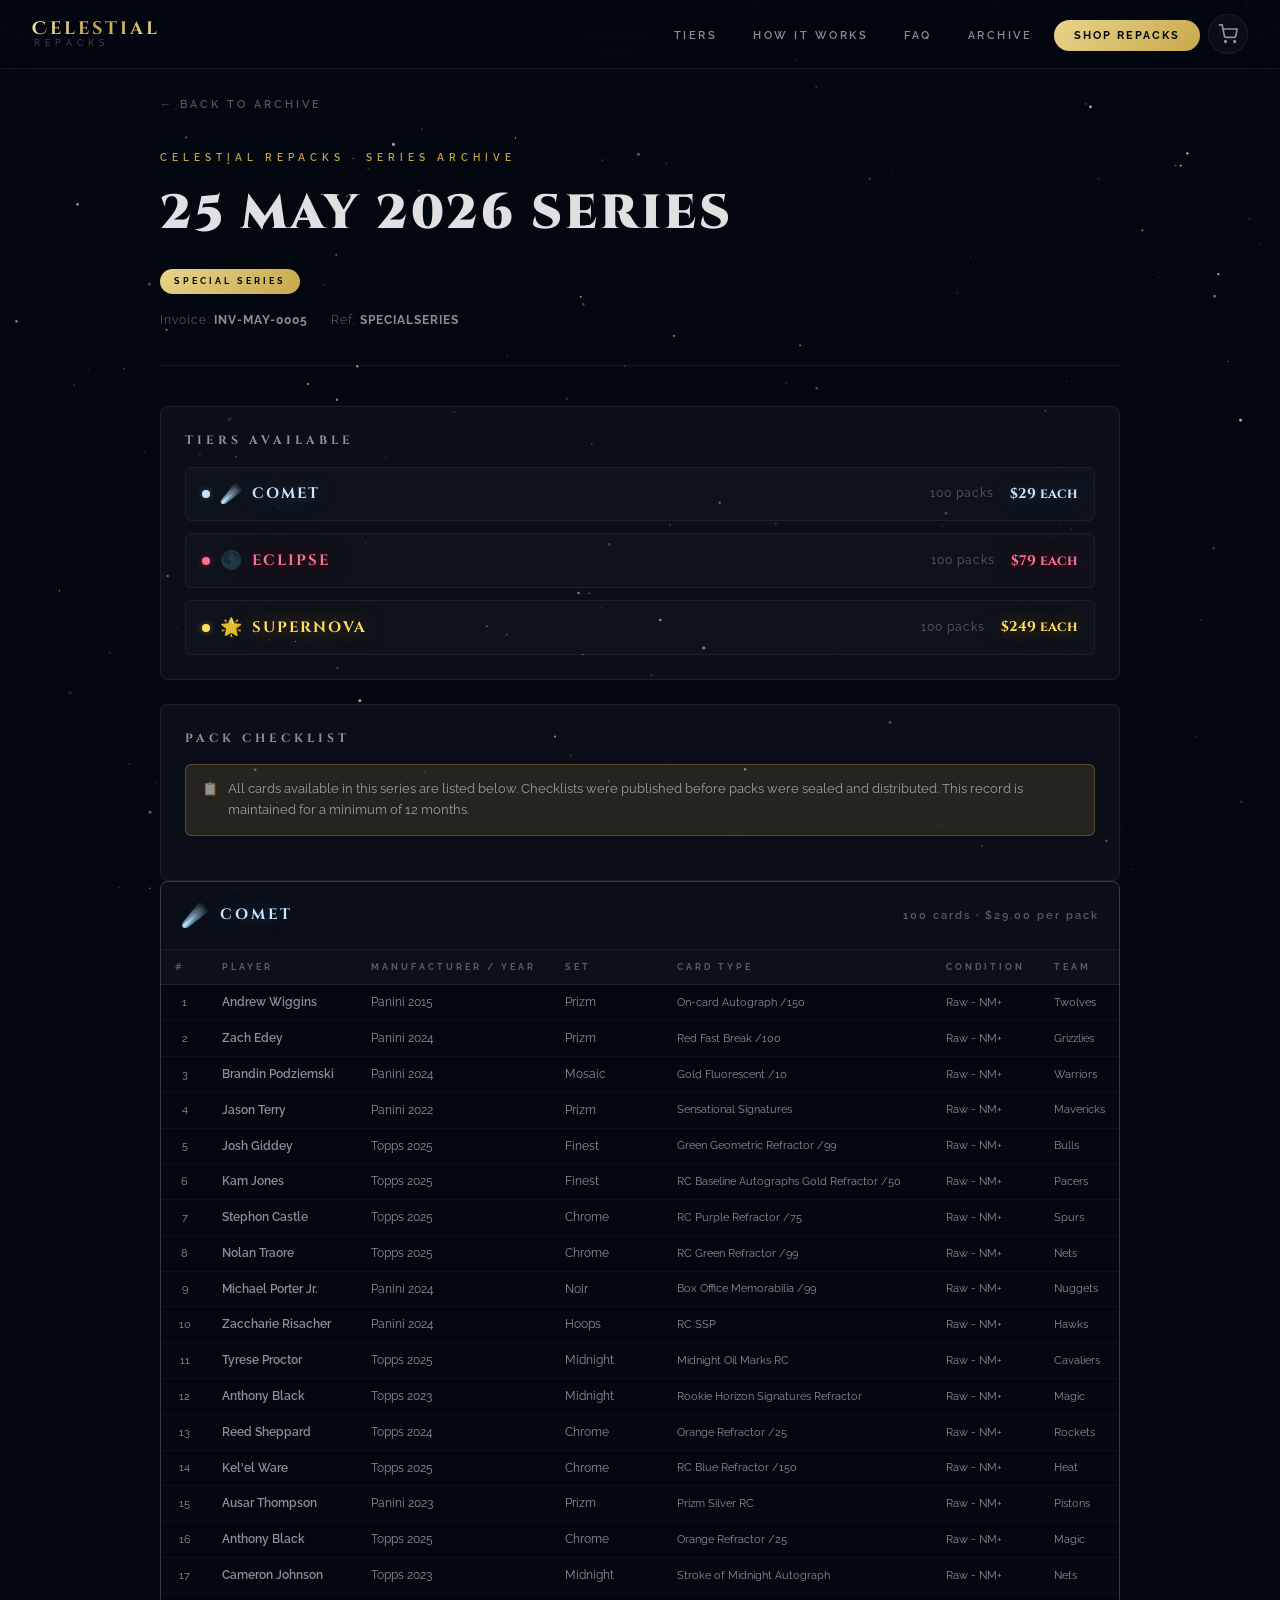
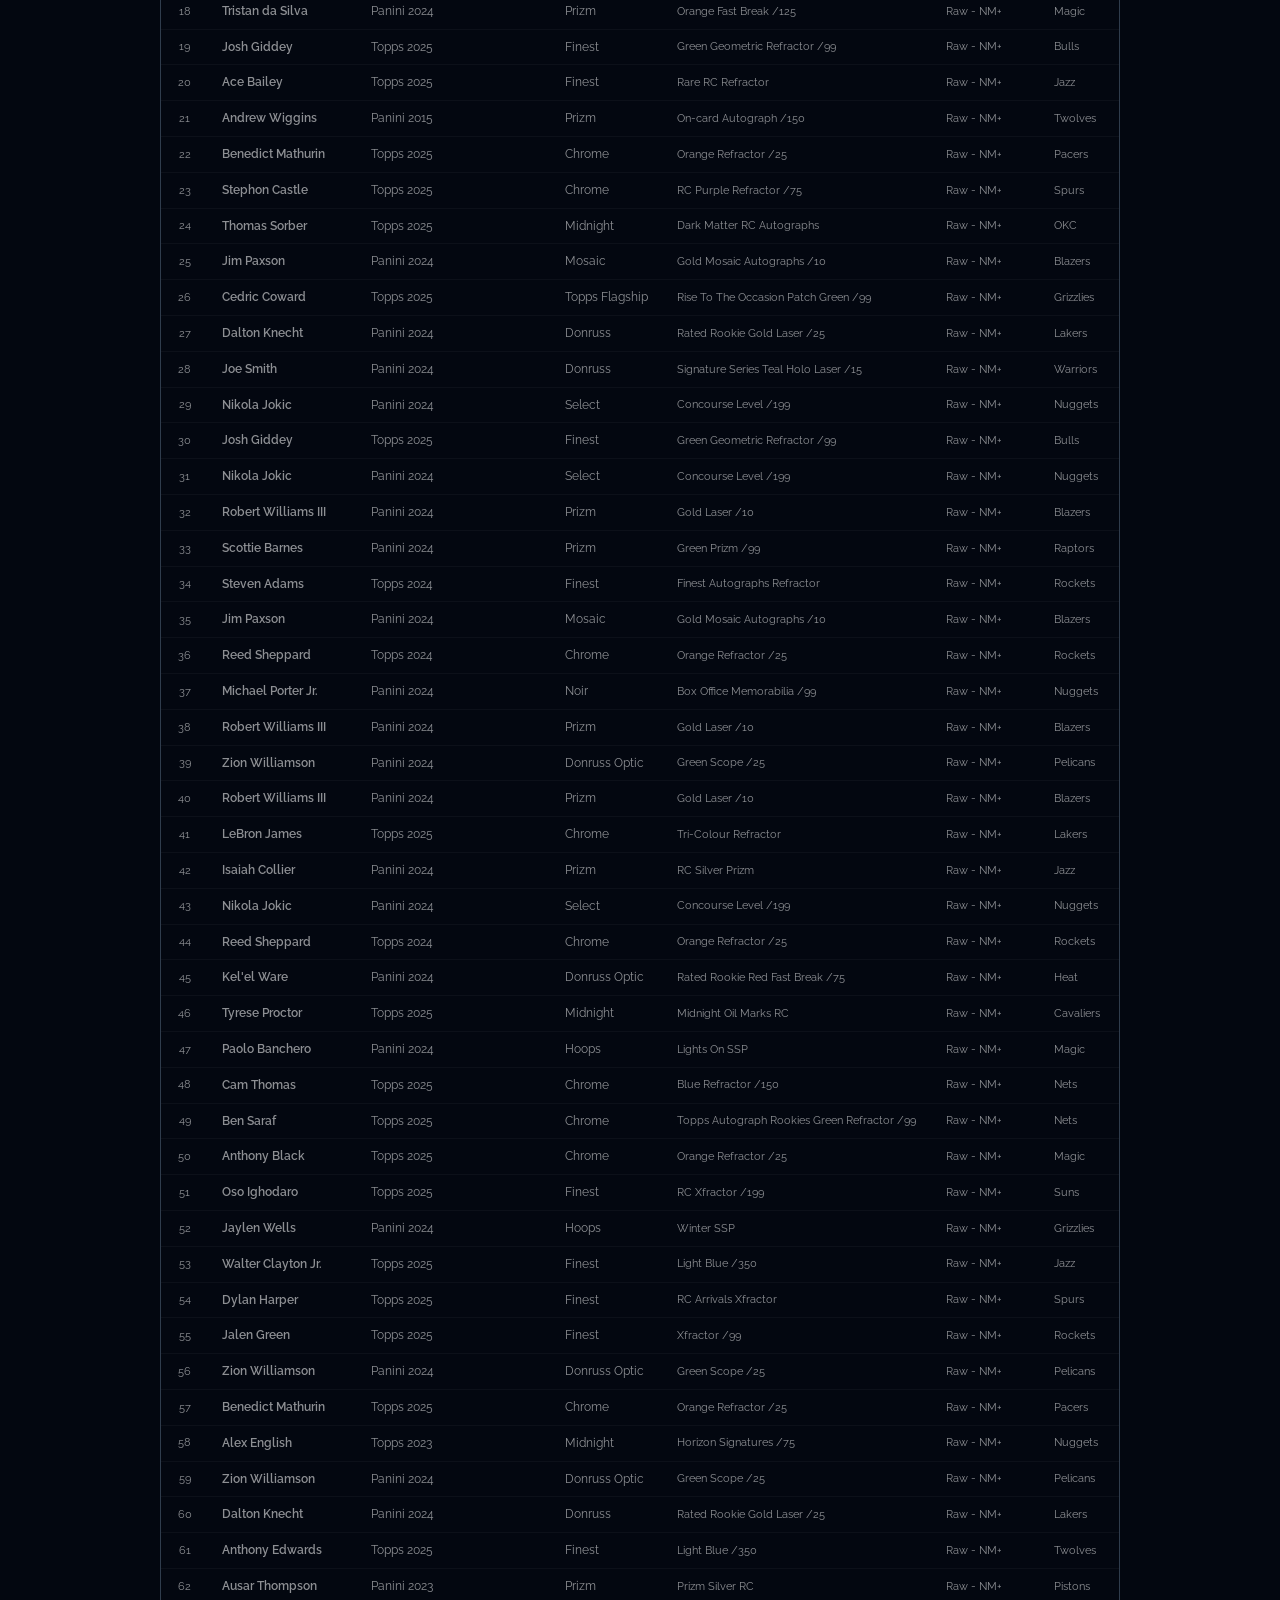
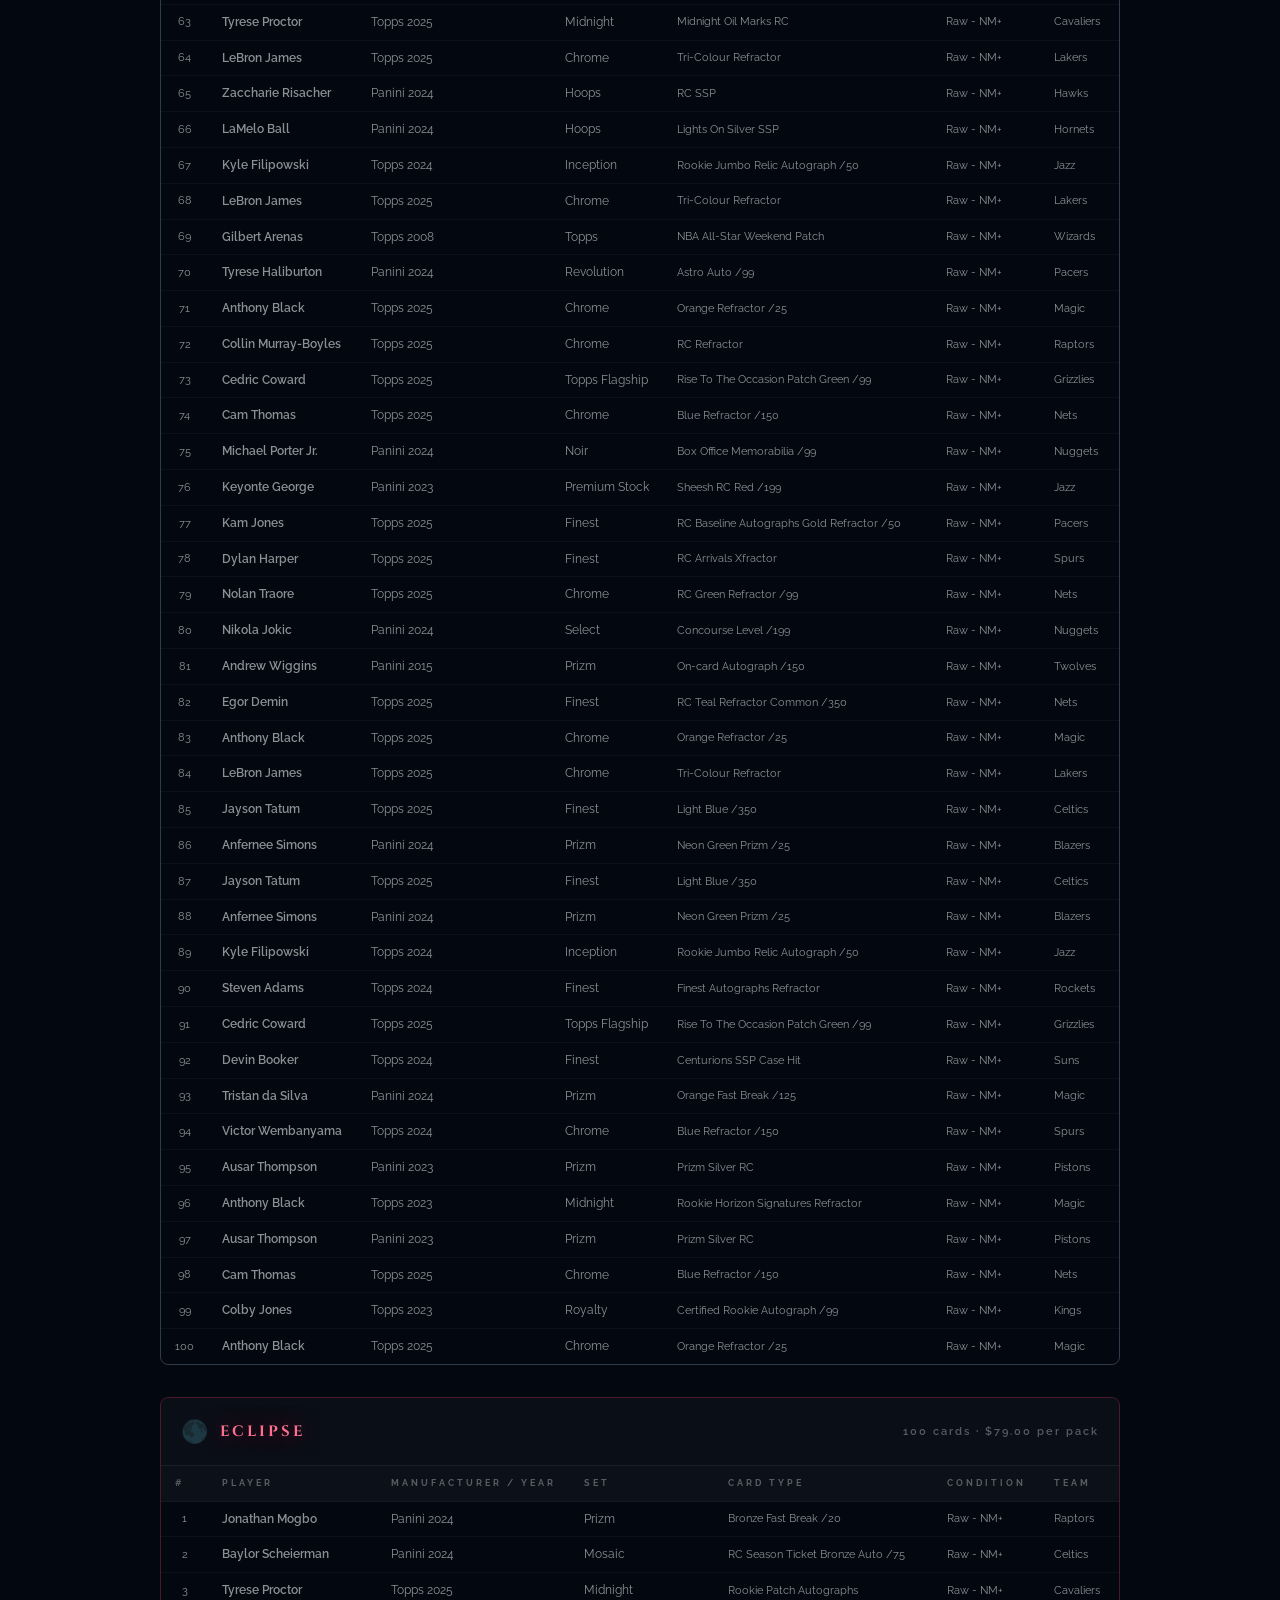
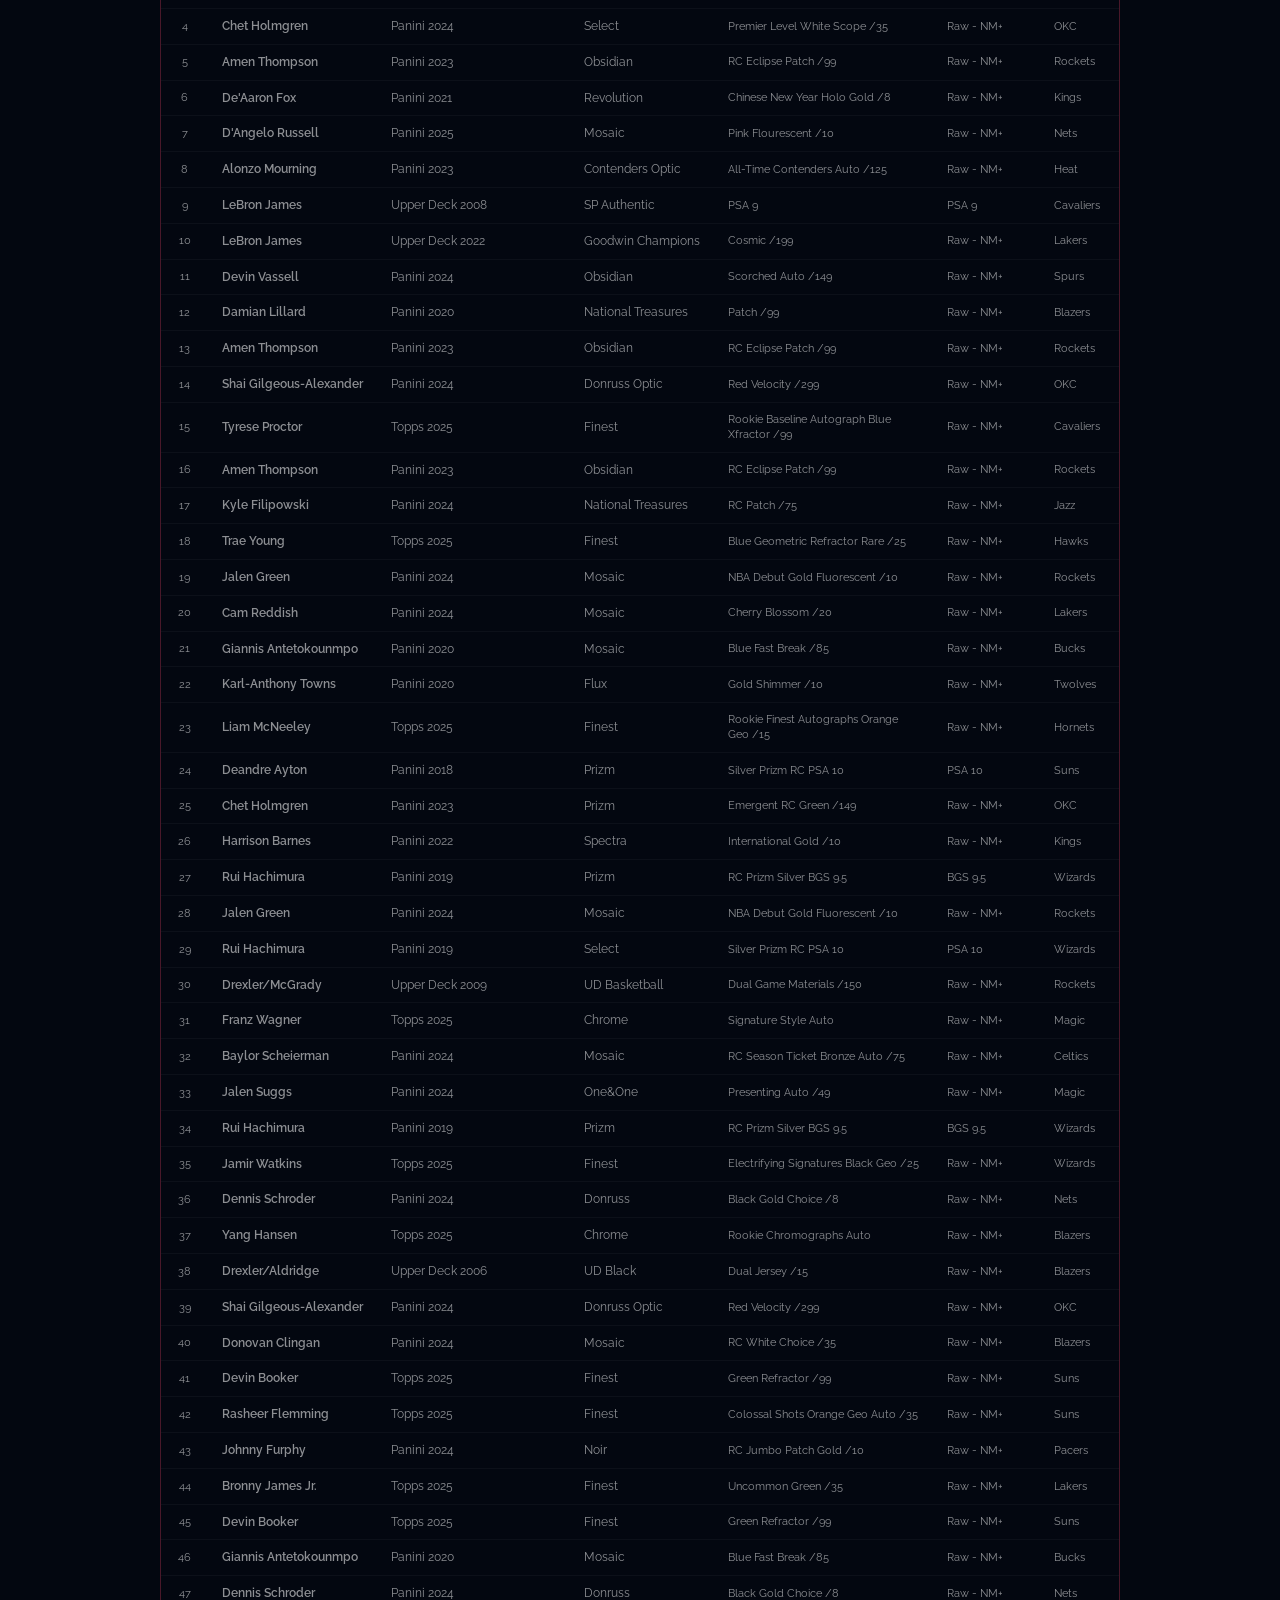
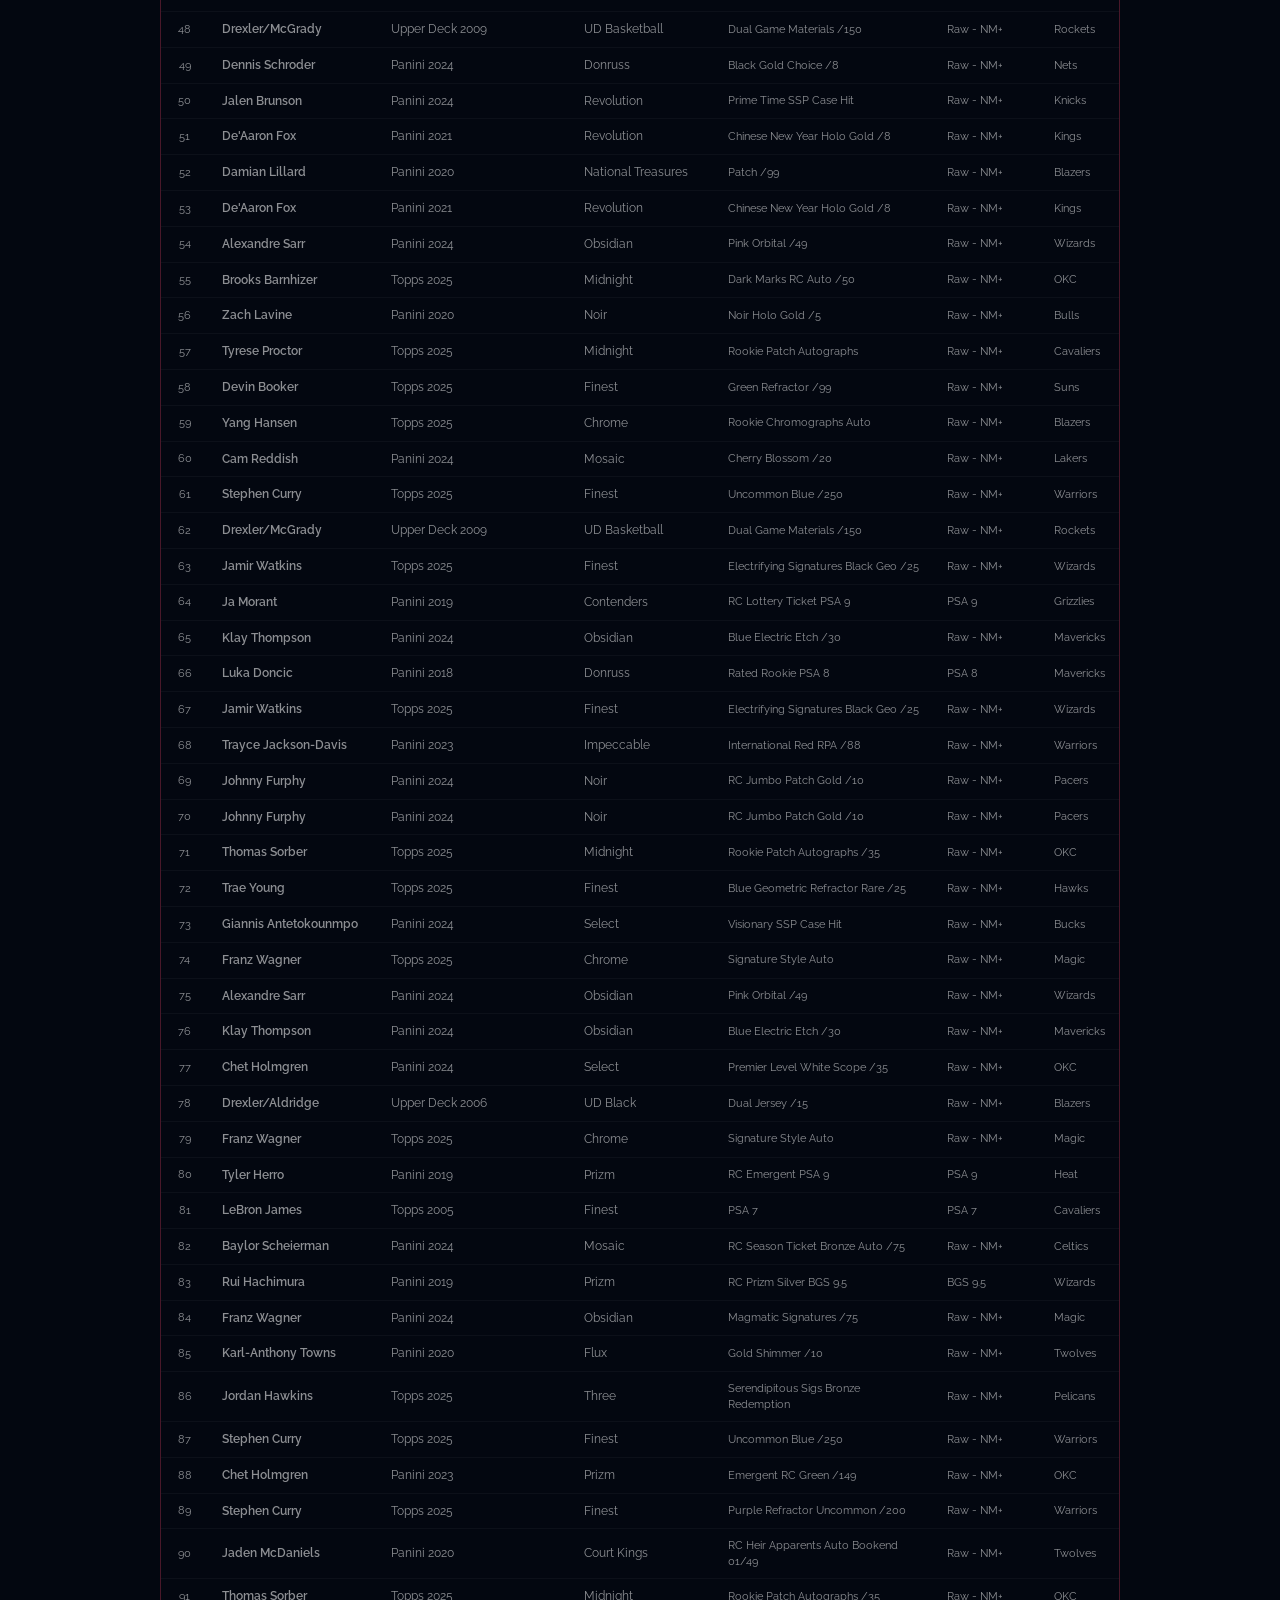
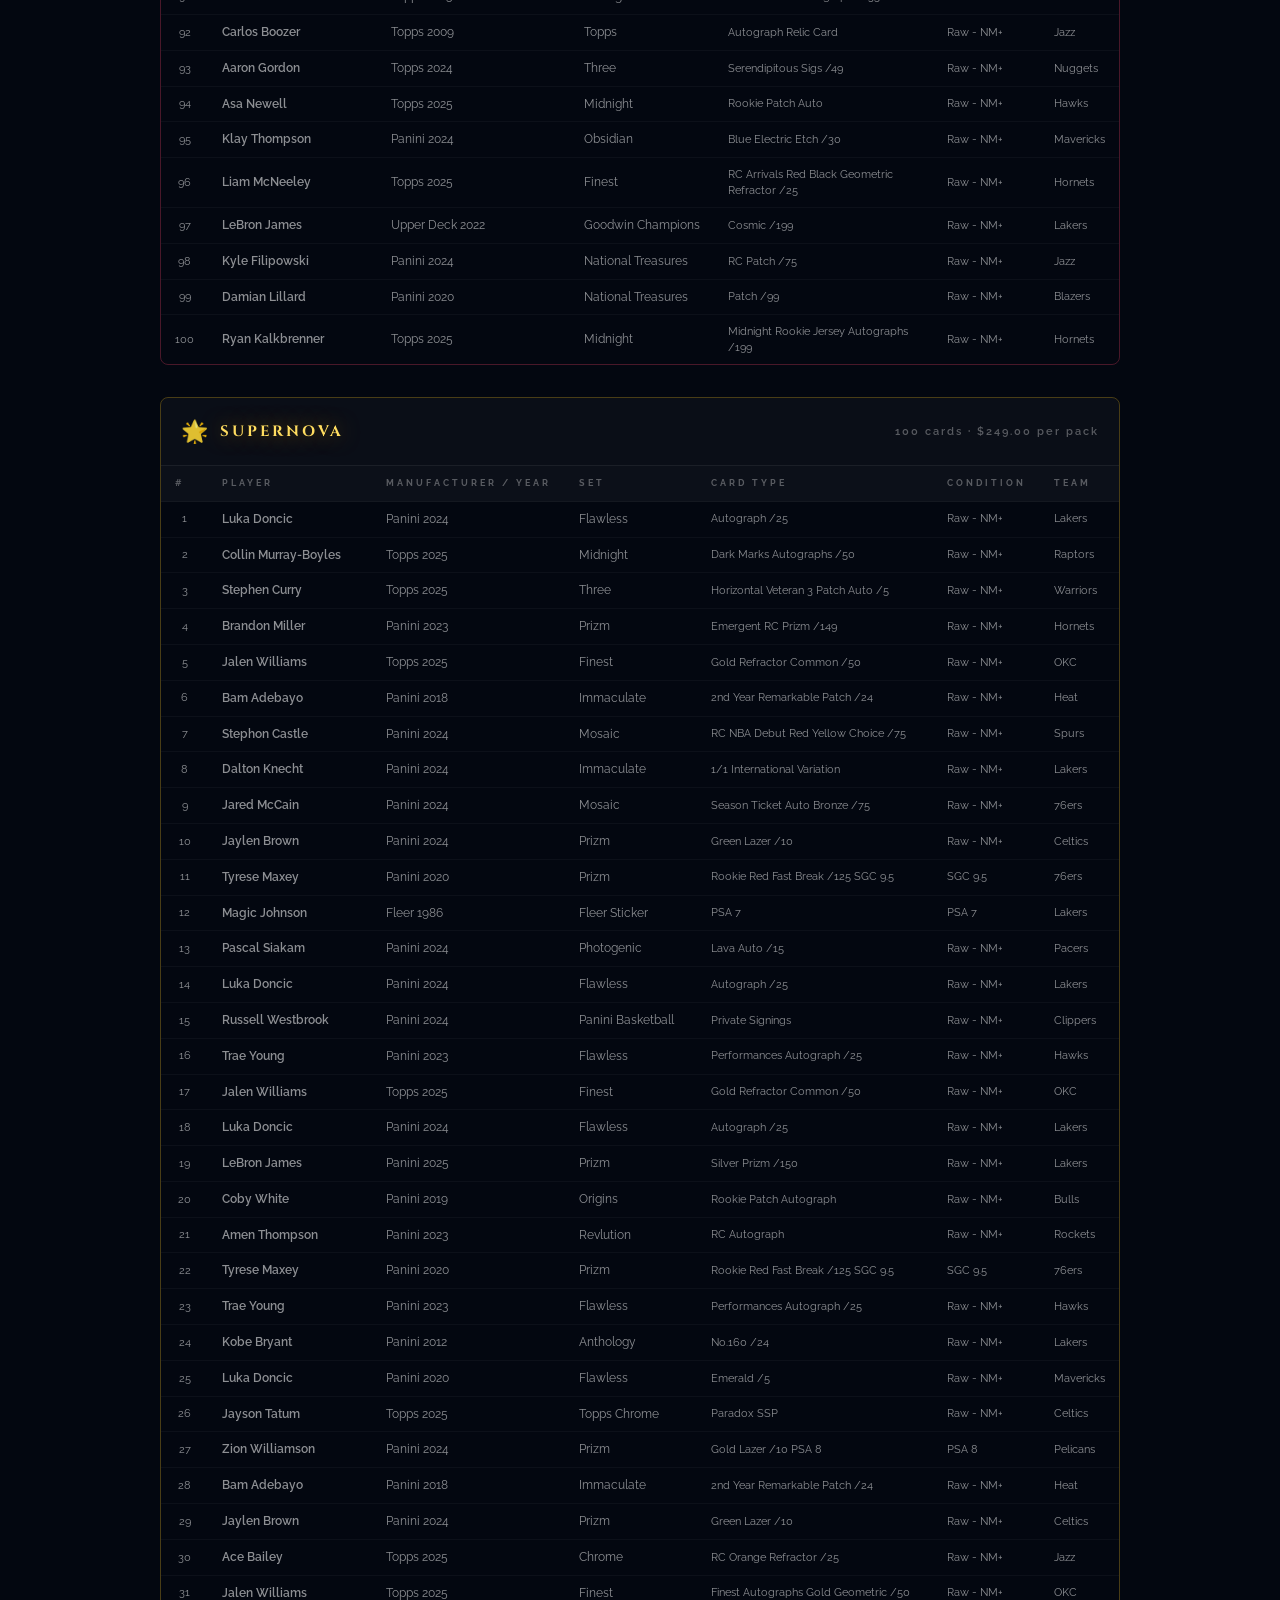
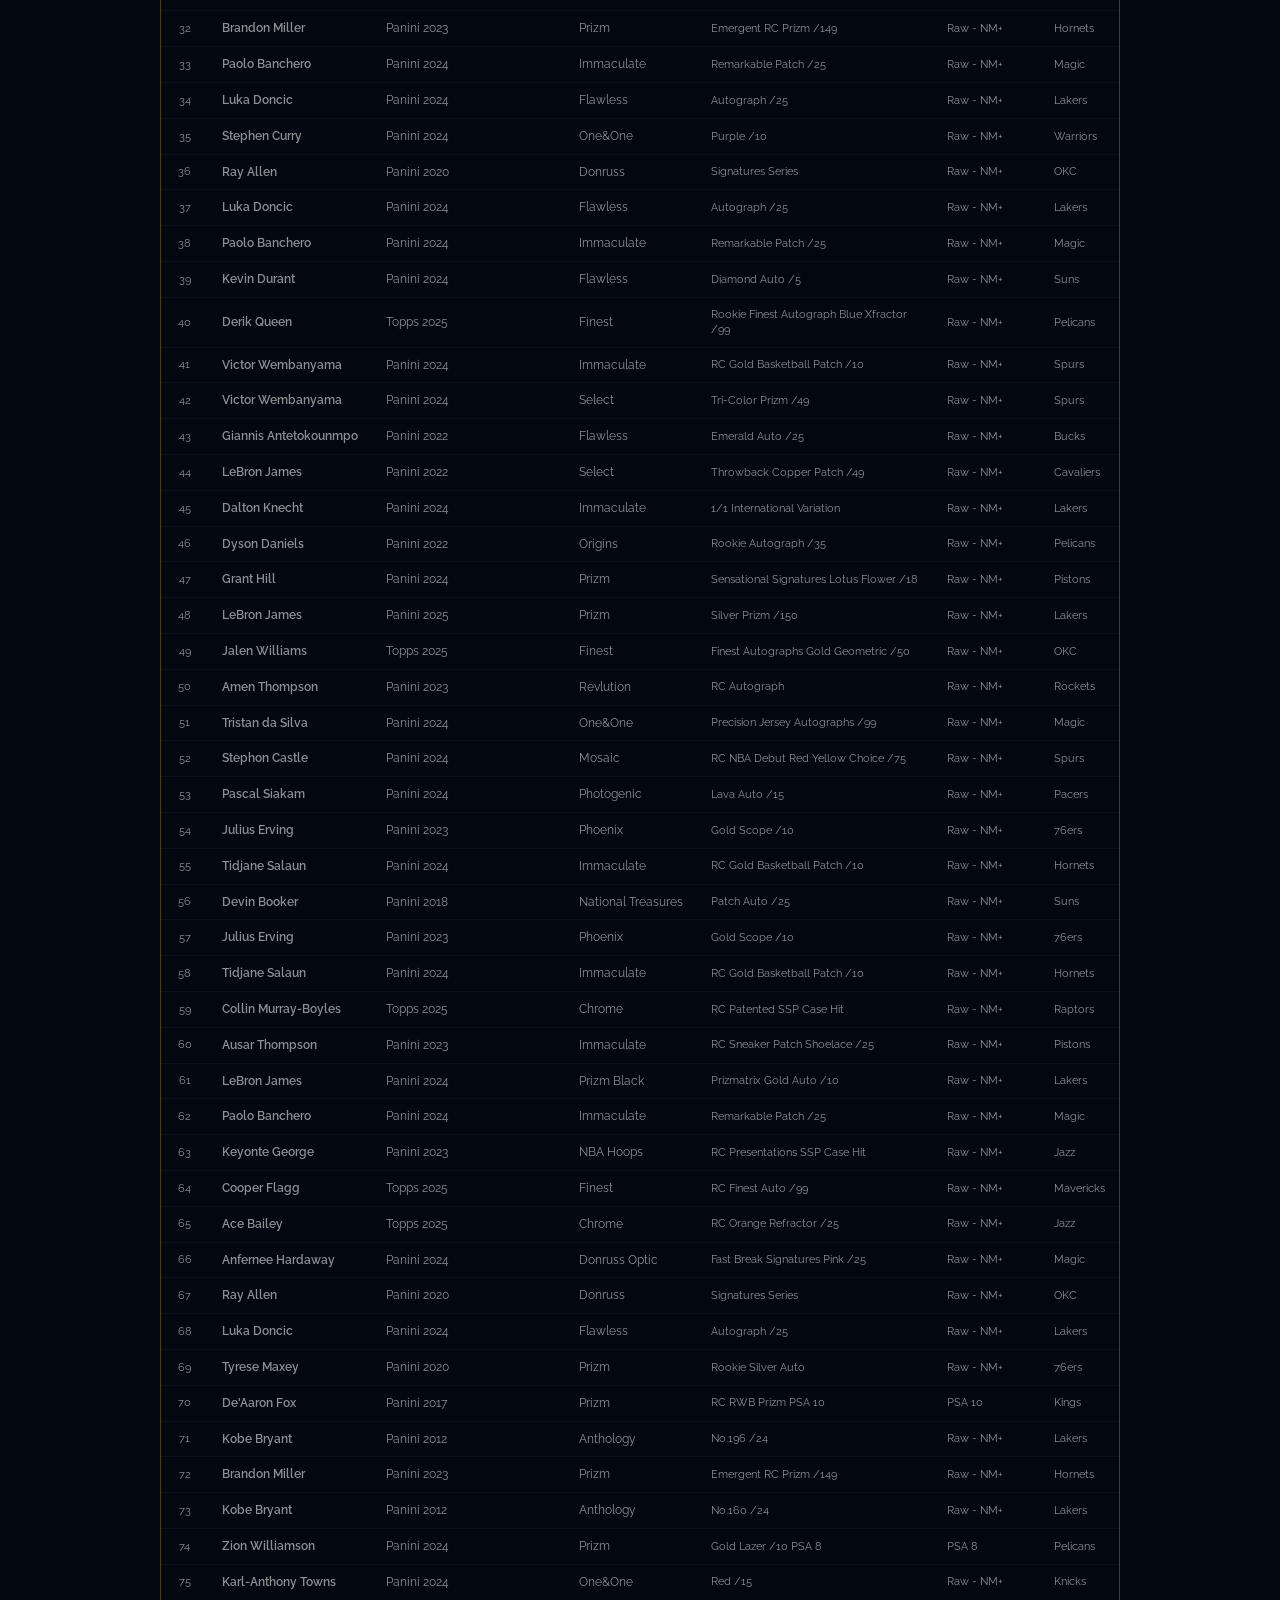
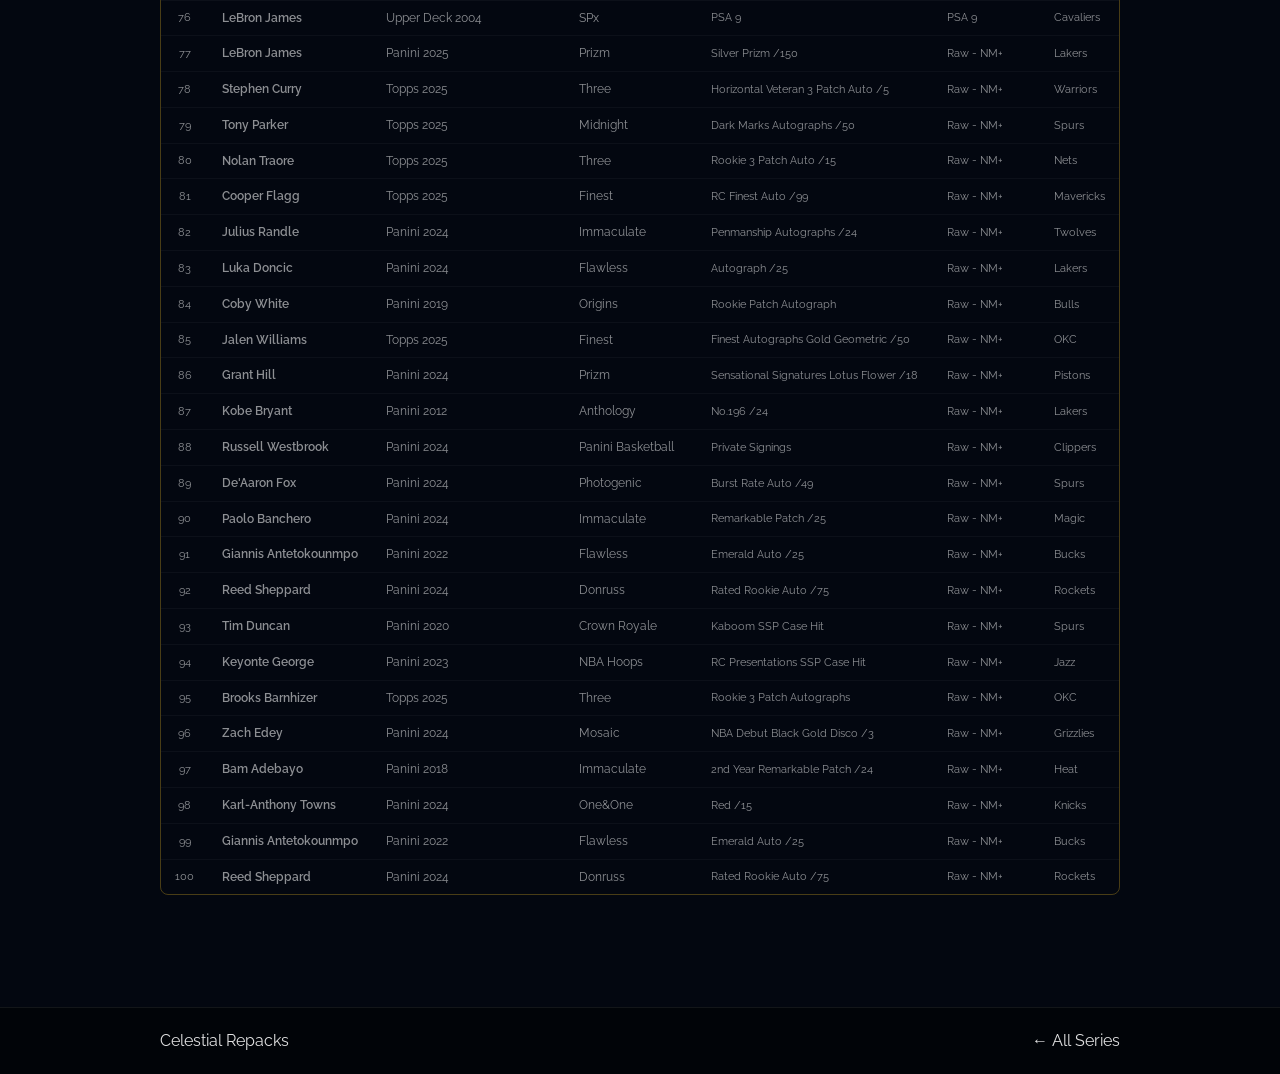
<file: series-2026-05-25.html>
<!DOCTYPE html>
<html lang="en">
<head>
  <meta charset="UTF-8"/>
  <meta name="viewport" content="width=device-width, initial-scale=1.0"/>
  <title>Celestial Repacks — 25 May 2026 Series</title>
  <link rel="preconnect" href="https://fonts.googleapis.com"/>
  <link rel="preconnect" href="https://fonts.gstatic.com" crossorigin/>
  <link href="https://fonts.googleapis.com/css2?family=Cinzel:wght@400;600;700;900&family=Cinzel+Decorative:wght@700;900&family=Raleway:ital,wght@0,300;0,400;0,500;0,600;0,700;1,300&display=swap" rel="stylesheet"/>
  <link rel="stylesheet" href="style.css"/>
  <link rel="stylesheet" href="archive.css"/>
  <link rel="stylesheet" href="checklist.css"/>
</head>
<body>
  <canvas id="starCanvas"></canvas>
  <nav id="mainNav">
    <div class="nav-inner">
      <a href="index.html" class="nav-logo">
        <span class="logo-main">Celestial</span>
        <span class="logo-sub">Repacks</span>
      </a>
      <button class="nav-toggle" id="navToggle"><span></span><span></span><span></span></button>
      <ul class="nav-links" id="navLinks">
        <li><a href="index.html#tiers" class="nav-link">Tiers</a></li>
        <li><a href="index.html#how-it-works" class="nav-link">How It Works</a></li>
        <li><a href="index.html#faq" class="nav-link">FAQ</a></li>
        <li><a href="archive.html" class="nav-link">Archive</a></li>
        <li><a href="index.html#tiers" class="nav-cta">Shop Repacks</a></li>
        <li>
          <button class="nav-cart-btn" id="navCartBtn">
            <svg width="20" height="20" viewBox="0 0 24 24" fill="none" stroke="currentColor" stroke-width="2"><circle cx="9" cy="21" r="1"/><circle cx="20" cy="21" r="1"/><path d="M1 1h4l2.68 13.39a2 2 0 0 0 2 1.61h9.72a2 2 0 0 0 2-1.61L23 6H6"/></svg>
            <span class="nav-cart-badge" id="navCartBadge">0</span>
          </button>
        </li>
      </ul>
    </div>
  </nav>

  <main class="archive-page-main">
    <div class="archive-page-container">

      <a href="archive.html" class="archive-back">← Back to Archive</a>

      <div class="series-page-header">
        <p class="series-page-eyebrow">Celestial Repacks · Series Archive</p>
        <h1 class="series-page-title">25 May 2026 Series</h1>
        <span class="series-special-badge">Special Series</span>
        <div class="series-meta-row">
          <span class="series-meta-item">Invoice: <strong>INV-MAY-0005</strong></span>
          <span class="series-meta-divider">·</span>
          <span class="series-meta-item">Ref: <strong>SPECIALSERIES</strong></span>
        </div>
      </div>

      <div class="series-tiers-block" data-reveal>
        <h2 class="series-block-title">Tiers Available</h2>
        <div class="series-tier-rows">
          <div class="series-tier-row">
            <div class="series-tier-left">
              <div class="series-dot comet-dot"></div>
              <span class="series-emoji">☄️</span>
              <span class="series-tier-name comet-text">Comet</span>
            </div>
            <div class="series-tier-right">
              <span class="series-qty">100 packs</span>
              <span class="series-price comet-text">$29 each</span>
            </div>
          </div>
          <div class="series-tier-row">
            <div class="series-tier-left">
              <div class="series-dot eclipse-dot"></div>
              <span class="series-emoji">🌑</span>
              <span class="series-tier-name eclipse-text">Eclipse</span>
            </div>
            <div class="series-tier-right">
              <span class="series-qty">100 packs</span>
              <span class="series-price eclipse-text">$79 each</span>
            </div>
          </div>
          <div class="series-tier-row">
            <div class="series-tier-left">
              <div class="series-dot supernova-dot"></div>
              <span class="series-emoji">🌟</span>
              <span class="series-tier-name supernova-text">Supernova</span>
            </div>
            <div class="series-tier-right">
              <span class="series-qty">100 packs</span>
              <span class="series-price supernova-text">$249 each</span>
            </div>
          </div>
        </div>
      </div>

      <div class="series-checklist-block" data-reveal>
        <h2 class="series-block-title">Pack Checklist</h2>
        <div class="series-checklist-notice">
          <span class="notice-icon">📋</span>
          <span>All cards available in this series are listed below. Checklists were published before packs were sealed and distributed. This record is maintained for a minimum of 12 months.</span>
        </div>
      </div>

      <div class="cl-tier-block comet-block" data-reveal>
        <div class="cl-tier-header">
          <span class="cl-tier-emoji">☄️</span>
          <h2 class="cl-tier-name comet-text">Comet</h2>
          <span class="cl-tier-count">100 cards &middot; $29.00 per pack</span>
        </div>
        <div class="cl-table-wrap">
          <table class="cl-table">
            <thead><tr><th>#</th><th>Player</th><th>Manufacturer / Year</th><th>Set</th><th>Card Type</th><th>Condition</th><th>Team</th></tr></thead>
            <tbody>
          <tr><td class="cl-num">1</td><td class="cl-player">Andrew Wiggins</td><td class="cl-mfr">Panini 2015</td><td class="cl-series">Prizm</td><td class="cl-type">On-card Autograph /150</td><td class="cl-cond">Raw - NM+</td><td class="cl-team">Twolves</td></tr>
          <tr><td class="cl-num">2</td><td class="cl-player">Zach Edey</td><td class="cl-mfr">Panini 2024</td><td class="cl-series">Prizm</td><td class="cl-type">Red Fast Break /100</td><td class="cl-cond">Raw - NM+</td><td class="cl-team">Grizzlies</td></tr>
          <tr><td class="cl-num">3</td><td class="cl-player">Brandin Podziemski</td><td class="cl-mfr">Panini 2024</td><td class="cl-series">Mosaic</td><td class="cl-type">Gold Fluorescent /10</td><td class="cl-cond">Raw - NM+</td><td class="cl-team">Warriors</td></tr>
          <tr><td class="cl-num">4</td><td class="cl-player">Jason Terry</td><td class="cl-mfr">Panini 2022</td><td class="cl-series">Prizm</td><td class="cl-type">Sensational Signatures</td><td class="cl-cond">Raw - NM+</td><td class="cl-team">Mavericks</td></tr>
          <tr><td class="cl-num">5</td><td class="cl-player">Josh Giddey</td><td class="cl-mfr">Topps 2025</td><td class="cl-series">Finest</td><td class="cl-type">Green Geometric Refractor /99</td><td class="cl-cond">Raw - NM+</td><td class="cl-team">Bulls</td></tr>
          <tr><td class="cl-num">6</td><td class="cl-player">Kam Jones</td><td class="cl-mfr">Topps 2025</td><td class="cl-series">Finest</td><td class="cl-type">RC Baseline Autographs Gold Refractor /50</td><td class="cl-cond">Raw - NM+</td><td class="cl-team">Pacers</td></tr>
          <tr><td class="cl-num">7</td><td class="cl-player">Stephon Castle</td><td class="cl-mfr">Topps 2025</td><td class="cl-series">Chrome</td><td class="cl-type">RC Purple Refractor /75</td><td class="cl-cond">Raw - NM+</td><td class="cl-team">Spurs</td></tr>
          <tr><td class="cl-num">8</td><td class="cl-player">Nolan Traore</td><td class="cl-mfr">Topps 2025</td><td class="cl-series">Chrome</td><td class="cl-type">RC Green Refractor /99</td><td class="cl-cond">Raw - NM+</td><td class="cl-team">Nets</td></tr>
          <tr><td class="cl-num">9</td><td class="cl-player">Michael Porter Jr.</td><td class="cl-mfr">Panini 2024</td><td class="cl-series">Noir</td><td class="cl-type">Box Office Memorabilia /99</td><td class="cl-cond">Raw - NM+</td><td class="cl-team">Nuggets</td></tr>
          <tr><td class="cl-num">10</td><td class="cl-player">Zaccharie Risacher</td><td class="cl-mfr">Panini 2024</td><td class="cl-series">Hoops</td><td class="cl-type">RC SSP</td><td class="cl-cond">Raw - NM+</td><td class="cl-team">Hawks</td></tr>
          <tr><td class="cl-num">11</td><td class="cl-player">Tyrese Proctor</td><td class="cl-mfr">Topps 2025</td><td class="cl-series">Midnight</td><td class="cl-type">Midnight Oil Marks RC</td><td class="cl-cond">Raw - NM+</td><td class="cl-team">Cavaliers</td></tr>
          <tr><td class="cl-num">12</td><td class="cl-player">Anthony Black</td><td class="cl-mfr">Topps 2023</td><td class="cl-series">Midnight</td><td class="cl-type">Rookie Horizon Signatures Refractor</td><td class="cl-cond">Raw - NM+</td><td class="cl-team">Magic</td></tr>
          <tr><td class="cl-num">13</td><td class="cl-player">Reed Sheppard</td><td class="cl-mfr">Topps 2024</td><td class="cl-series">Chrome</td><td class="cl-type">Orange Refractor /25</td><td class="cl-cond">Raw - NM+</td><td class="cl-team">Rockets</td></tr>
          <tr><td class="cl-num">14</td><td class="cl-player">Kel'el Ware</td><td class="cl-mfr">Topps 2025</td><td class="cl-series">Chrome</td><td class="cl-type">RC Blue Refractor /150</td><td class="cl-cond">Raw - NM+</td><td class="cl-team">Heat</td></tr>
          <tr><td class="cl-num">15</td><td class="cl-player">Ausar Thompson</td><td class="cl-mfr">Panini 2023</td><td class="cl-series">Prizm</td><td class="cl-type">Prizm Silver RC</td><td class="cl-cond">Raw - NM+</td><td class="cl-team">Pistons</td></tr>
          <tr><td class="cl-num">16</td><td class="cl-player">Anthony Black</td><td class="cl-mfr">Topps 2025</td><td class="cl-series">Chrome</td><td class="cl-type">Orange Refractor /25</td><td class="cl-cond">Raw - NM+</td><td class="cl-team">Magic</td></tr>
          <tr><td class="cl-num">17</td><td class="cl-player">Cameron Johnson</td><td class="cl-mfr">Topps 2023</td><td class="cl-series">Midnight</td><td class="cl-type">Stroke of Midnight Autograph</td><td class="cl-cond">Raw - NM+</td><td class="cl-team">Nets</td></tr>
          <tr><td class="cl-num">18</td><td class="cl-player">Tristan da Silva</td><td class="cl-mfr">Panini 2024</td><td class="cl-series">Prizm</td><td class="cl-type">Orange Fast Break /125</td><td class="cl-cond">Raw - NM+</td><td class="cl-team">Magic</td></tr>
          <tr><td class="cl-num">19</td><td class="cl-player">Josh Giddey</td><td class="cl-mfr">Topps 2025</td><td class="cl-series">Finest</td><td class="cl-type">Green Geometric Refractor /99</td><td class="cl-cond">Raw - NM+</td><td class="cl-team">Bulls</td></tr>
          <tr><td class="cl-num">20</td><td class="cl-player">Ace Bailey</td><td class="cl-mfr">Topps 2025</td><td class="cl-series">Finest</td><td class="cl-type">Rare RC Refractor</td><td class="cl-cond">Raw - NM+</td><td class="cl-team">Jazz</td></tr>
          <tr><td class="cl-num">21</td><td class="cl-player">Andrew Wiggins</td><td class="cl-mfr">Panini 2015</td><td class="cl-series">Prizm</td><td class="cl-type">On-card Autograph /150</td><td class="cl-cond">Raw - NM+</td><td class="cl-team">Twolves</td></tr>
          <tr><td class="cl-num">22</td><td class="cl-player">Benedict Mathurin</td><td class="cl-mfr">Topps 2025</td><td class="cl-series">Chrome</td><td class="cl-type">Orange Refractor /25</td><td class="cl-cond">Raw - NM+</td><td class="cl-team">Pacers</td></tr>
          <tr><td class="cl-num">23</td><td class="cl-player">Stephon Castle</td><td class="cl-mfr">Topps 2025</td><td class="cl-series">Chrome</td><td class="cl-type">RC Purple Refractor /75</td><td class="cl-cond">Raw - NM+</td><td class="cl-team">Spurs</td></tr>
          <tr><td class="cl-num">24</td><td class="cl-player">Thomas Sorber</td><td class="cl-mfr">Topps 2025</td><td class="cl-series">Midnight</td><td class="cl-type">Dark Matter RC Autographs</td><td class="cl-cond">Raw - NM+</td><td class="cl-team">OKC</td></tr>
          <tr><td class="cl-num">25</td><td class="cl-player">Jim Paxson</td><td class="cl-mfr">Panini 2024</td><td class="cl-series">Mosaic</td><td class="cl-type">Gold Mosaic Autographs /10</td><td class="cl-cond">Raw - NM+</td><td class="cl-team">Blazers</td></tr>
          <tr><td class="cl-num">26</td><td class="cl-player">Cedric Coward</td><td class="cl-mfr">Topps 2025</td><td class="cl-series">Topps Flagship</td><td class="cl-type">Rise To The Occasion Patch Green /99</td><td class="cl-cond">Raw - NM+</td><td class="cl-team">Grizzlies</td></tr>
          <tr><td class="cl-num">27</td><td class="cl-player">Dalton Knecht</td><td class="cl-mfr">Panini 2024</td><td class="cl-series">Donruss</td><td class="cl-type">Rated Rookie Gold Laser /25</td><td class="cl-cond">Raw - NM+</td><td class="cl-team">Lakers</td></tr>
          <tr><td class="cl-num">28</td><td class="cl-player">Joe Smith</td><td class="cl-mfr">Panini 2024</td><td class="cl-series">Donruss</td><td class="cl-type">Signature Series Teal Holo Laser /15</td><td class="cl-cond">Raw - NM+</td><td class="cl-team">Warriors</td></tr>
          <tr><td class="cl-num">29</td><td class="cl-player">Nikola Jokic</td><td class="cl-mfr">Panini 2024</td><td class="cl-series">Select</td><td class="cl-type">Concourse Level /199</td><td class="cl-cond">Raw - NM+</td><td class="cl-team">Nuggets</td></tr>
          <tr><td class="cl-num">30</td><td class="cl-player">Josh Giddey</td><td class="cl-mfr">Topps 2025</td><td class="cl-series">Finest</td><td class="cl-type">Green Geometric Refractor /99</td><td class="cl-cond">Raw - NM+</td><td class="cl-team">Bulls</td></tr>
          <tr><td class="cl-num">31</td><td class="cl-player">Nikola Jokic</td><td class="cl-mfr">Panini 2024</td><td class="cl-series">Select</td><td class="cl-type">Concourse Level /199</td><td class="cl-cond">Raw - NM+</td><td class="cl-team">Nuggets</td></tr>
          <tr><td class="cl-num">32</td><td class="cl-player">Robert Williams III</td><td class="cl-mfr">Panini 2024</td><td class="cl-series">Prizm</td><td class="cl-type">Gold Laser /10</td><td class="cl-cond">Raw - NM+</td><td class="cl-team">Blazers</td></tr>
          <tr><td class="cl-num">33</td><td class="cl-player">Scottie Barnes</td><td class="cl-mfr">Panini 2024</td><td class="cl-series">Prizm</td><td class="cl-type">Green Prizm /99</td><td class="cl-cond">Raw - NM+</td><td class="cl-team">Raptors</td></tr>
          <tr><td class="cl-num">34</td><td class="cl-player">Steven Adams</td><td class="cl-mfr">Topps 2024</td><td class="cl-series">Finest</td><td class="cl-type">Finest Autographs Refractor</td><td class="cl-cond">Raw - NM+</td><td class="cl-team">Rockets</td></tr>
          <tr><td class="cl-num">35</td><td class="cl-player">Jim Paxson</td><td class="cl-mfr">Panini 2024</td><td class="cl-series">Mosaic</td><td class="cl-type">Gold Mosaic Autographs /10</td><td class="cl-cond">Raw - NM+</td><td class="cl-team">Blazers</td></tr>
          <tr><td class="cl-num">36</td><td class="cl-player">Reed Sheppard</td><td class="cl-mfr">Topps 2024</td><td class="cl-series">Chrome</td><td class="cl-type">Orange Refractor /25</td><td class="cl-cond">Raw - NM+</td><td class="cl-team">Rockets</td></tr>
          <tr><td class="cl-num">37</td><td class="cl-player">Michael Porter Jr.</td><td class="cl-mfr">Panini 2024</td><td class="cl-series">Noir</td><td class="cl-type">Box Office Memorabilia /99</td><td class="cl-cond">Raw - NM+</td><td class="cl-team">Nuggets</td></tr>
          <tr><td class="cl-num">38</td><td class="cl-player">Robert Williams III</td><td class="cl-mfr">Panini 2024</td><td class="cl-series">Prizm</td><td class="cl-type">Gold Laser /10</td><td class="cl-cond">Raw - NM+</td><td class="cl-team">Blazers</td></tr>
          <tr><td class="cl-num">39</td><td class="cl-player">Zion Williamson</td><td class="cl-mfr">Panini 2024</td><td class="cl-series">Donruss Optic</td><td class="cl-type">Green Scope /25</td><td class="cl-cond">Raw - NM+</td><td class="cl-team">Pelicans</td></tr>
          <tr><td class="cl-num">40</td><td class="cl-player">Robert Williams III</td><td class="cl-mfr">Panini 2024</td><td class="cl-series">Prizm</td><td class="cl-type">Gold Laser /10</td><td class="cl-cond">Raw - NM+</td><td class="cl-team">Blazers</td></tr>
          <tr><td class="cl-num">41</td><td class="cl-player">LeBron James</td><td class="cl-mfr">Topps 2025</td><td class="cl-series">Chrome</td><td class="cl-type">Tri-Colour Refractor</td><td class="cl-cond">Raw - NM+</td><td class="cl-team">Lakers</td></tr>
          <tr><td class="cl-num">42</td><td class="cl-player">Isaiah Collier</td><td class="cl-mfr">Panini 2024</td><td class="cl-series">Prizm</td><td class="cl-type">RC Silver Prizm</td><td class="cl-cond">Raw - NM+</td><td class="cl-team">Jazz</td></tr>
          <tr><td class="cl-num">43</td><td class="cl-player">Nikola Jokic</td><td class="cl-mfr">Panini 2024</td><td class="cl-series">Select</td><td class="cl-type">Concourse Level /199</td><td class="cl-cond">Raw - NM+</td><td class="cl-team">Nuggets</td></tr>
          <tr><td class="cl-num">44</td><td class="cl-player">Reed Sheppard</td><td class="cl-mfr">Topps 2024</td><td class="cl-series">Chrome</td><td class="cl-type">Orange Refractor /25</td><td class="cl-cond">Raw - NM+</td><td class="cl-team">Rockets</td></tr>
          <tr><td class="cl-num">45</td><td class="cl-player">Kel'el Ware</td><td class="cl-mfr">Panini 2024</td><td class="cl-series">Donruss Optic</td><td class="cl-type">Rated Rookie Red Fast Break /75</td><td class="cl-cond">Raw - NM+</td><td class="cl-team">Heat</td></tr>
          <tr><td class="cl-num">46</td><td class="cl-player">Tyrese Proctor</td><td class="cl-mfr">Topps 2025</td><td class="cl-series">Midnight</td><td class="cl-type">Midnight Oil Marks RC</td><td class="cl-cond">Raw - NM+</td><td class="cl-team">Cavaliers</td></tr>
          <tr><td class="cl-num">47</td><td class="cl-player">Paolo Banchero</td><td class="cl-mfr">Panini 2024</td><td class="cl-series">Hoops</td><td class="cl-type">Lights On SSP</td><td class="cl-cond">Raw - NM+</td><td class="cl-team">Magic</td></tr>
          <tr><td class="cl-num">48</td><td class="cl-player">Cam Thomas</td><td class="cl-mfr">Topps 2025</td><td class="cl-series">Chrome</td><td class="cl-type">Blue Refractor /150</td><td class="cl-cond">Raw - NM+</td><td class="cl-team">Nets</td></tr>
          <tr><td class="cl-num">49</td><td class="cl-player">Ben Saraf</td><td class="cl-mfr">Topps 2025</td><td class="cl-series">Chrome</td><td class="cl-type">Topps Autograph Rookies Green Refractor /99</td><td class="cl-cond">Raw - NM+</td><td class="cl-team">Nets</td></tr>
          <tr><td class="cl-num">50</td><td class="cl-player">Anthony Black</td><td class="cl-mfr">Topps 2025</td><td class="cl-series">Chrome</td><td class="cl-type">Orange Refractor /25</td><td class="cl-cond">Raw - NM+</td><td class="cl-team">Magic</td></tr>
          <tr><td class="cl-num">51</td><td class="cl-player">Oso Ighodaro</td><td class="cl-mfr">Topps 2025</td><td class="cl-series">Finest</td><td class="cl-type">RC Xfractor /199</td><td class="cl-cond">Raw - NM+</td><td class="cl-team">Suns</td></tr>
          <tr><td class="cl-num">52</td><td class="cl-player">Jaylen Wells</td><td class="cl-mfr">Panini 2024</td><td class="cl-series">Hoops</td><td class="cl-type">Winter SSP</td><td class="cl-cond">Raw - NM+</td><td class="cl-team">Grizzlies</td></tr>
          <tr><td class="cl-num">53</td><td class="cl-player">Walter Clayton Jr.</td><td class="cl-mfr">Topps 2025</td><td class="cl-series">Finest</td><td class="cl-type">Light Blue /350</td><td class="cl-cond">Raw - NM+</td><td class="cl-team">Jazz</td></tr>
          <tr><td class="cl-num">54</td><td class="cl-player">Dylan Harper</td><td class="cl-mfr">Topps 2025</td><td class="cl-series">Finest</td><td class="cl-type">RC Arrivals Xfractor</td><td class="cl-cond">Raw - NM+</td><td class="cl-team">Spurs</td></tr>
          <tr><td class="cl-num">55</td><td class="cl-player">Jalen Green</td><td class="cl-mfr">Topps 2025</td><td class="cl-series">Finest</td><td class="cl-type">Xfractor /99</td><td class="cl-cond">Raw - NM+</td><td class="cl-team">Rockets</td></tr>
          <tr><td class="cl-num">56</td><td class="cl-player">Zion Williamson</td><td class="cl-mfr">Panini 2024</td><td class="cl-series">Donruss Optic</td><td class="cl-type">Green Scope /25</td><td class="cl-cond">Raw - NM+</td><td class="cl-team">Pelicans</td></tr>
          <tr><td class="cl-num">57</td><td class="cl-player">Benedict Mathurin</td><td class="cl-mfr">Topps 2025</td><td class="cl-series">Chrome</td><td class="cl-type">Orange Refractor /25</td><td class="cl-cond">Raw - NM+</td><td class="cl-team">Pacers</td></tr>
          <tr><td class="cl-num">58</td><td class="cl-player">Alex English</td><td class="cl-mfr">Topps 2023</td><td class="cl-series">Midnight</td><td class="cl-type">Horizon Signatures /75</td><td class="cl-cond">Raw - NM+</td><td class="cl-team">Nuggets</td></tr>
          <tr><td class="cl-num">59</td><td class="cl-player">Zion Williamson</td><td class="cl-mfr">Panini 2024</td><td class="cl-series">Donruss Optic</td><td class="cl-type">Green Scope /25</td><td class="cl-cond">Raw - NM+</td><td class="cl-team">Pelicans</td></tr>
          <tr><td class="cl-num">60</td><td class="cl-player">Dalton Knecht</td><td class="cl-mfr">Panini 2024</td><td class="cl-series">Donruss</td><td class="cl-type">Rated Rookie Gold Laser /25</td><td class="cl-cond">Raw - NM+</td><td class="cl-team">Lakers</td></tr>
          <tr><td class="cl-num">61</td><td class="cl-player">Anthony Edwards</td><td class="cl-mfr">Topps 2025</td><td class="cl-series">Finest</td><td class="cl-type">Light Blue /350</td><td class="cl-cond">Raw - NM+</td><td class="cl-team">Twolves</td></tr>
          <tr><td class="cl-num">62</td><td class="cl-player">Ausar Thompson</td><td class="cl-mfr">Panini 2023</td><td class="cl-series">Prizm</td><td class="cl-type">Prizm Silver RC</td><td class="cl-cond">Raw - NM+</td><td class="cl-team">Pistons</td></tr>
          <tr><td class="cl-num">63</td><td class="cl-player">Tyrese Proctor</td><td class="cl-mfr">Topps 2025</td><td class="cl-series">Midnight</td><td class="cl-type">Midnight Oil Marks RC</td><td class="cl-cond">Raw - NM+</td><td class="cl-team">Cavaliers</td></tr>
          <tr><td class="cl-num">64</td><td class="cl-player">LeBron James</td><td class="cl-mfr">Topps 2025</td><td class="cl-series">Chrome</td><td class="cl-type">Tri-Colour Refractor</td><td class="cl-cond">Raw - NM+</td><td class="cl-team">Lakers</td></tr>
          <tr><td class="cl-num">65</td><td class="cl-player">Zaccharie Risacher</td><td class="cl-mfr">Panini 2024</td><td class="cl-series">Hoops</td><td class="cl-type">RC SSP</td><td class="cl-cond">Raw - NM+</td><td class="cl-team">Hawks</td></tr>
          <tr><td class="cl-num">66</td><td class="cl-player">LaMelo Ball</td><td class="cl-mfr">Panini 2024</td><td class="cl-series">Hoops</td><td class="cl-type">Lights On Silver SSP</td><td class="cl-cond">Raw - NM+</td><td class="cl-team">Hornets</td></tr>
          <tr><td class="cl-num">67</td><td class="cl-player">Kyle Filipowski</td><td class="cl-mfr">Topps 2024</td><td class="cl-series">Inception</td><td class="cl-type">Rookie Jumbo Relic Autograph /50</td><td class="cl-cond">Raw - NM+</td><td class="cl-team">Jazz</td></tr>
          <tr><td class="cl-num">68</td><td class="cl-player">LeBron James</td><td class="cl-mfr">Topps 2025</td><td class="cl-series">Chrome</td><td class="cl-type">Tri-Colour Refractor</td><td class="cl-cond">Raw - NM+</td><td class="cl-team">Lakers</td></tr>
          <tr><td class="cl-num">69</td><td class="cl-player">Gilbert Arenas</td><td class="cl-mfr">Topps 2008</td><td class="cl-series">Topps</td><td class="cl-type">NBA All-Star Weekend Patch</td><td class="cl-cond">Raw - NM+</td><td class="cl-team">Wizards</td></tr>
          <tr><td class="cl-num">70</td><td class="cl-player">Tyrese Haliburton</td><td class="cl-mfr">Panini 2024</td><td class="cl-series">Revolution</td><td class="cl-type">Astro Auto /99</td><td class="cl-cond">Raw - NM+</td><td class="cl-team">Pacers</td></tr>
          <tr><td class="cl-num">71</td><td class="cl-player">Anthony Black</td><td class="cl-mfr">Topps 2025</td><td class="cl-series">Chrome</td><td class="cl-type">Orange Refractor /25</td><td class="cl-cond">Raw - NM+</td><td class="cl-team">Magic</td></tr>
          <tr><td class="cl-num">72</td><td class="cl-player">Collin Murray-Boyles</td><td class="cl-mfr">Topps 2025</td><td class="cl-series">Chrome</td><td class="cl-type">RC Refractor</td><td class="cl-cond">Raw - NM+</td><td class="cl-team">Raptors</td></tr>
          <tr><td class="cl-num">73</td><td class="cl-player">Cedric Coward</td><td class="cl-mfr">Topps 2025</td><td class="cl-series">Topps Flagship</td><td class="cl-type">Rise To The Occasion Patch Green /99</td><td class="cl-cond">Raw - NM+</td><td class="cl-team">Grizzlies</td></tr>
          <tr><td class="cl-num">74</td><td class="cl-player">Cam Thomas</td><td class="cl-mfr">Topps 2025</td><td class="cl-series">Chrome</td><td class="cl-type">Blue Refractor /150</td><td class="cl-cond">Raw - NM+</td><td class="cl-team">Nets</td></tr>
          <tr><td class="cl-num">75</td><td class="cl-player">Michael Porter Jr.</td><td class="cl-mfr">Panini 2024</td><td class="cl-series">Noir</td><td class="cl-type">Box Office Memorabilia /99</td><td class="cl-cond">Raw - NM+</td><td class="cl-team">Nuggets</td></tr>
          <tr><td class="cl-num">76</td><td class="cl-player">Keyonte George</td><td class="cl-mfr">Panini 2023</td><td class="cl-series">Premium Stock</td><td class="cl-type">Sheesh RC Red /199</td><td class="cl-cond">Raw - NM+</td><td class="cl-team">Jazz</td></tr>
          <tr><td class="cl-num">77</td><td class="cl-player">Kam Jones</td><td class="cl-mfr">Topps 2025</td><td class="cl-series">Finest</td><td class="cl-type">RC Baseline Autographs Gold Refractor /50</td><td class="cl-cond">Raw - NM+</td><td class="cl-team">Pacers</td></tr>
          <tr><td class="cl-num">78</td><td class="cl-player">Dylan Harper</td><td class="cl-mfr">Topps 2025</td><td class="cl-series">Finest</td><td class="cl-type">RC Arrivals Xfractor</td><td class="cl-cond">Raw - NM+</td><td class="cl-team">Spurs</td></tr>
          <tr><td class="cl-num">79</td><td class="cl-player">Nolan Traore</td><td class="cl-mfr">Topps 2025</td><td class="cl-series">Chrome</td><td class="cl-type">RC Green Refractor /99</td><td class="cl-cond">Raw - NM+</td><td class="cl-team">Nets</td></tr>
          <tr><td class="cl-num">80</td><td class="cl-player">Nikola Jokic</td><td class="cl-mfr">Panini 2024</td><td class="cl-series">Select</td><td class="cl-type">Concourse Level /199</td><td class="cl-cond">Raw - NM+</td><td class="cl-team">Nuggets</td></tr>
          <tr><td class="cl-num">81</td><td class="cl-player">Andrew Wiggins</td><td class="cl-mfr">Panini 2015</td><td class="cl-series">Prizm</td><td class="cl-type">On-card Autograph /150</td><td class="cl-cond">Raw - NM+</td><td class="cl-team">Twolves</td></tr>
          <tr><td class="cl-num">82</td><td class="cl-player">Egor Demin</td><td class="cl-mfr">Topps 2025</td><td class="cl-series">Finest</td><td class="cl-type">RC Teal Refractor Common /350</td><td class="cl-cond">Raw - NM+</td><td class="cl-team">Nets</td></tr>
          <tr><td class="cl-num">83</td><td class="cl-player">Anthony Black</td><td class="cl-mfr">Topps 2025</td><td class="cl-series">Chrome</td><td class="cl-type">Orange Refractor /25</td><td class="cl-cond">Raw - NM+</td><td class="cl-team">Magic</td></tr>
          <tr><td class="cl-num">84</td><td class="cl-player">LeBron James</td><td class="cl-mfr">Topps 2025</td><td class="cl-series">Chrome</td><td class="cl-type">Tri-Colour Refractor</td><td class="cl-cond">Raw - NM+</td><td class="cl-team">Lakers</td></tr>
          <tr><td class="cl-num">85</td><td class="cl-player">Jayson Tatum</td><td class="cl-mfr">Topps 2025</td><td class="cl-series">Finest</td><td class="cl-type">Light Blue /350</td><td class="cl-cond">Raw - NM+</td><td class="cl-team">Celtics</td></tr>
          <tr><td class="cl-num">86</td><td class="cl-player">Anfernee Simons</td><td class="cl-mfr">Panini 2024</td><td class="cl-series">Prizm</td><td class="cl-type">Neon Green Prizm /25</td><td class="cl-cond">Raw - NM+</td><td class="cl-team">Blazers</td></tr>
          <tr><td class="cl-num">87</td><td class="cl-player">Jayson Tatum</td><td class="cl-mfr">Topps 2025</td><td class="cl-series">Finest</td><td class="cl-type">Light Blue /350</td><td class="cl-cond">Raw - NM+</td><td class="cl-team">Celtics</td></tr>
          <tr><td class="cl-num">88</td><td class="cl-player">Anfernee Simons</td><td class="cl-mfr">Panini 2024</td><td class="cl-series">Prizm</td><td class="cl-type">Neon Green Prizm /25</td><td class="cl-cond">Raw - NM+</td><td class="cl-team">Blazers</td></tr>
          <tr><td class="cl-num">89</td><td class="cl-player">Kyle Filipowski</td><td class="cl-mfr">Topps 2024</td><td class="cl-series">Inception</td><td class="cl-type">Rookie Jumbo Relic Autograph /50</td><td class="cl-cond">Raw - NM+</td><td class="cl-team">Jazz</td></tr>
          <tr><td class="cl-num">90</td><td class="cl-player">Steven Adams</td><td class="cl-mfr">Topps 2024</td><td class="cl-series">Finest</td><td class="cl-type">Finest Autographs Refractor</td><td class="cl-cond">Raw - NM+</td><td class="cl-team">Rockets</td></tr>
          <tr><td class="cl-num">91</td><td class="cl-player">Cedric Coward</td><td class="cl-mfr">Topps 2025</td><td class="cl-series">Topps Flagship</td><td class="cl-type">Rise To The Occasion Patch Green /99</td><td class="cl-cond">Raw - NM+</td><td class="cl-team">Grizzlies</td></tr>
          <tr><td class="cl-num">92</td><td class="cl-player">Devin Booker</td><td class="cl-mfr">Topps 2024</td><td class="cl-series">Finest</td><td class="cl-type">Centurions SSP Case Hit</td><td class="cl-cond">Raw - NM+</td><td class="cl-team">Suns</td></tr>
          <tr><td class="cl-num">93</td><td class="cl-player">Tristan da Silva</td><td class="cl-mfr">Panini 2024</td><td class="cl-series">Prizm</td><td class="cl-type">Orange Fast Break /125</td><td class="cl-cond">Raw - NM+</td><td class="cl-team">Magic</td></tr>
          <tr><td class="cl-num">94</td><td class="cl-player">Victor Wembanyama</td><td class="cl-mfr">Topps 2024</td><td class="cl-series">Chrome</td><td class="cl-type">Blue Refractor /150</td><td class="cl-cond">Raw - NM+</td><td class="cl-team">Spurs</td></tr>
          <tr><td class="cl-num">95</td><td class="cl-player">Ausar Thompson</td><td class="cl-mfr">Panini 2023</td><td class="cl-series">Prizm</td><td class="cl-type">Prizm Silver RC</td><td class="cl-cond">Raw - NM+</td><td class="cl-team">Pistons</td></tr>
          <tr><td class="cl-num">96</td><td class="cl-player">Anthony Black</td><td class="cl-mfr">Topps 2023</td><td class="cl-series">Midnight</td><td class="cl-type">Rookie Horizon Signatures Refractor</td><td class="cl-cond">Raw - NM+</td><td class="cl-team">Magic</td></tr>
          <tr><td class="cl-num">97</td><td class="cl-player">Ausar Thompson</td><td class="cl-mfr">Panini 2023</td><td class="cl-series">Prizm</td><td class="cl-type">Prizm Silver RC</td><td class="cl-cond">Raw - NM+</td><td class="cl-team">Pistons</td></tr>
          <tr><td class="cl-num">98</td><td class="cl-player">Cam Thomas</td><td class="cl-mfr">Topps 2025</td><td class="cl-series">Chrome</td><td class="cl-type">Blue Refractor /150</td><td class="cl-cond">Raw - NM+</td><td class="cl-team">Nets</td></tr>
          <tr><td class="cl-num">99</td><td class="cl-player">Colby Jones</td><td class="cl-mfr">Topps 2023</td><td class="cl-series">Royalty</td><td class="cl-type">Certified Rookie Autograph /99</td><td class="cl-cond">Raw - NM+</td><td class="cl-team">Kings</td></tr>
          <tr><td class="cl-num">100</td><td class="cl-player">Anthony Black</td><td class="cl-mfr">Topps 2025</td><td class="cl-series">Chrome</td><td class="cl-type">Orange Refractor /25</td><td class="cl-cond">Raw - NM+</td><td class="cl-team">Magic</td></tr>
            </tbody>
          </table>
        </div>
      </div>
      <div class="cl-tier-block eclipse-block" data-reveal>
        <div class="cl-tier-header">
          <span class="cl-tier-emoji">🌑</span>
          <h2 class="cl-tier-name eclipse-text">Eclipse</h2>
          <span class="cl-tier-count">100 cards &middot; $79.00 per pack</span>
        </div>
        <div class="cl-table-wrap">
          <table class="cl-table">
            <thead><tr><th>#</th><th>Player</th><th>Manufacturer / Year</th><th>Set</th><th>Card Type</th><th>Condition</th><th>Team</th></tr></thead>
            <tbody>
          <tr><td class="cl-num">1</td><td class="cl-player">Jonathan Mogbo</td><td class="cl-mfr">Panini 2024</td><td class="cl-series">Prizm</td><td class="cl-type">Bronze Fast Break /20</td><td class="cl-cond">Raw - NM+</td><td class="cl-team">Raptors</td></tr>
          <tr><td class="cl-num">2</td><td class="cl-player">Baylor Scheierman</td><td class="cl-mfr">Panini 2024</td><td class="cl-series">Mosaic</td><td class="cl-type">RC Season Ticket Bronze Auto /75</td><td class="cl-cond">Raw - NM+</td><td class="cl-team">Celtics</td></tr>
          <tr><td class="cl-num">3</td><td class="cl-player">Tyrese Proctor</td><td class="cl-mfr">Topps 2025</td><td class="cl-series">Midnight</td><td class="cl-type">Rookie Patch Autographs</td><td class="cl-cond">Raw - NM+</td><td class="cl-team">Cavaliers</td></tr>
          <tr><td class="cl-num">4</td><td class="cl-player">Chet Holmgren</td><td class="cl-mfr">Panini 2024</td><td class="cl-series">Select</td><td class="cl-type">Premier Level White Scope /35</td><td class="cl-cond">Raw - NM+</td><td class="cl-team">OKC</td></tr>
          <tr><td class="cl-num">5</td><td class="cl-player">Amen Thompson</td><td class="cl-mfr">Panini 2023</td><td class="cl-series">Obsidian</td><td class="cl-type">RC Eclipse Patch /99</td><td class="cl-cond">Raw - NM+</td><td class="cl-team">Rockets</td></tr>
          <tr><td class="cl-num">6</td><td class="cl-player">De'Aaron Fox</td><td class="cl-mfr">Panini 2021</td><td class="cl-series">Revolution</td><td class="cl-type">Chinese New Year Holo Gold /8</td><td class="cl-cond">Raw - NM+</td><td class="cl-team">Kings</td></tr>
          <tr><td class="cl-num">7</td><td class="cl-player">D'Angelo Russell</td><td class="cl-mfr">Panini 2025</td><td class="cl-series">Mosaic</td><td class="cl-type">Pink Flourescent /10</td><td class="cl-cond">Raw - NM+</td><td class="cl-team">Nets</td></tr>
          <tr><td class="cl-num">8</td><td class="cl-player">Alonzo Mourning</td><td class="cl-mfr">Panini 2023</td><td class="cl-series">Contenders Optic</td><td class="cl-type">All-Time Contenders Auto /125</td><td class="cl-cond">Raw - NM+</td><td class="cl-team">Heat</td></tr>
          <tr><td class="cl-num">9</td><td class="cl-player">LeBron James</td><td class="cl-mfr">Upper Deck 2008</td><td class="cl-series">SP Authentic</td><td class="cl-type">PSA 9</td><td class="cl-cond">PSA 9</td><td class="cl-team">Cavaliers</td></tr>
          <tr><td class="cl-num">10</td><td class="cl-player">LeBron James</td><td class="cl-mfr">Upper Deck 2022</td><td class="cl-series">Goodwin Champions</td><td class="cl-type">Cosmic /199</td><td class="cl-cond">Raw - NM+</td><td class="cl-team">Lakers</td></tr>
          <tr><td class="cl-num">11</td><td class="cl-player">Devin Vassell</td><td class="cl-mfr">Panini 2024</td><td class="cl-series">Obsidian</td><td class="cl-type">Scorched Auto /149</td><td class="cl-cond">Raw - NM+</td><td class="cl-team">Spurs</td></tr>
          <tr><td class="cl-num">12</td><td class="cl-player">Damian Lillard</td><td class="cl-mfr">Panini 2020</td><td class="cl-series">National Treasures</td><td class="cl-type">Patch /99</td><td class="cl-cond">Raw - NM+</td><td class="cl-team">Blazers</td></tr>
          <tr><td class="cl-num">13</td><td class="cl-player">Amen Thompson</td><td class="cl-mfr">Panini 2023</td><td class="cl-series">Obsidian</td><td class="cl-type">RC Eclipse Patch /99</td><td class="cl-cond">Raw - NM+</td><td class="cl-team">Rockets</td></tr>
          <tr><td class="cl-num">14</td><td class="cl-player">Shai Gilgeous-Alexander</td><td class="cl-mfr">Panini 2024</td><td class="cl-series">Donruss Optic</td><td class="cl-type">Red Velocity /299</td><td class="cl-cond">Raw - NM+</td><td class="cl-team">OKC</td></tr>
          <tr><td class="cl-num">15</td><td class="cl-player">Tyrese Proctor</td><td class="cl-mfr">Topps 2025</td><td class="cl-series">Finest</td><td class="cl-type">Rookie Baseline Autograph Blue Xfractor /99</td><td class="cl-cond">Raw - NM+</td><td class="cl-team">Cavaliers</td></tr>
          <tr><td class="cl-num">16</td><td class="cl-player">Amen Thompson</td><td class="cl-mfr">Panini 2023</td><td class="cl-series">Obsidian</td><td class="cl-type">RC Eclipse Patch /99</td><td class="cl-cond">Raw - NM+</td><td class="cl-team">Rockets</td></tr>
          <tr><td class="cl-num">17</td><td class="cl-player">Kyle Filipowski</td><td class="cl-mfr">Panini 2024</td><td class="cl-series">National Treasures</td><td class="cl-type">RC Patch /75</td><td class="cl-cond">Raw - NM+</td><td class="cl-team">Jazz</td></tr>
          <tr><td class="cl-num">18</td><td class="cl-player">Trae Young</td><td class="cl-mfr">Topps 2025</td><td class="cl-series">Finest</td><td class="cl-type">Blue Geometric Refractor Rare /25</td><td class="cl-cond">Raw - NM+</td><td class="cl-team">Hawks</td></tr>
          <tr><td class="cl-num">19</td><td class="cl-player">Jalen Green</td><td class="cl-mfr">Panini 2024</td><td class="cl-series">Mosaic</td><td class="cl-type">NBA Debut Gold Fluorescent /10</td><td class="cl-cond">Raw - NM+</td><td class="cl-team">Rockets</td></tr>
          <tr><td class="cl-num">20</td><td class="cl-player">Cam Reddish</td><td class="cl-mfr">Panini 2024</td><td class="cl-series">Mosaic</td><td class="cl-type">Cherry Blossom /20</td><td class="cl-cond">Raw - NM+</td><td class="cl-team">Lakers</td></tr>
          <tr><td class="cl-num">21</td><td class="cl-player">Giannis Antetokounmpo</td><td class="cl-mfr">Panini 2020</td><td class="cl-series">Mosaic</td><td class="cl-type">Blue Fast Break /85</td><td class="cl-cond">Raw - NM+</td><td class="cl-team">Bucks</td></tr>
          <tr><td class="cl-num">22</td><td class="cl-player">Karl-Anthony Towns</td><td class="cl-mfr">Panini 2020</td><td class="cl-series">Flux</td><td class="cl-type">Gold Shimmer /10</td><td class="cl-cond">Raw - NM+</td><td class="cl-team">Twolves</td></tr>
          <tr><td class="cl-num">23</td><td class="cl-player">Liam McNeeley</td><td class="cl-mfr">Topps 2025</td><td class="cl-series">Finest</td><td class="cl-type">Rookie Finest Autographs Orange Geo /15</td><td class="cl-cond">Raw - NM+</td><td class="cl-team">Hornets</td></tr>
          <tr><td class="cl-num">24</td><td class="cl-player">Deandre Ayton</td><td class="cl-mfr">Panini 2018</td><td class="cl-series">Prizm</td><td class="cl-type">Silver Prizm RC PSA 10</td><td class="cl-cond">PSA 10</td><td class="cl-team">Suns</td></tr>
          <tr><td class="cl-num">25</td><td class="cl-player">Chet Holmgren</td><td class="cl-mfr">Panini 2023</td><td class="cl-series">Prizm</td><td class="cl-type">Emergent RC Green /149</td><td class="cl-cond">Raw - NM+</td><td class="cl-team">OKC</td></tr>
          <tr><td class="cl-num">26</td><td class="cl-player">Harrison Barnes</td><td class="cl-mfr">Panini 2022</td><td class="cl-series">Spectra</td><td class="cl-type">International Gold /10</td><td class="cl-cond">Raw - NM+</td><td class="cl-team">Kings</td></tr>
          <tr><td class="cl-num">27</td><td class="cl-player">Rui Hachimura</td><td class="cl-mfr">Panini 2019</td><td class="cl-series">Prizm</td><td class="cl-type">RC Prizm Silver BGS 9.5</td><td class="cl-cond">BGS 9.5</td><td class="cl-team">Wizards</td></tr>
          <tr><td class="cl-num">28</td><td class="cl-player">Jalen Green</td><td class="cl-mfr">Panini 2024</td><td class="cl-series">Mosaic</td><td class="cl-type">NBA Debut Gold Fluorescent /10</td><td class="cl-cond">Raw - NM+</td><td class="cl-team">Rockets</td></tr>
          <tr><td class="cl-num">29</td><td class="cl-player">Rui Hachimura</td><td class="cl-mfr">Panini 2019</td><td class="cl-series">Select</td><td class="cl-type">Silver Prizm RC PSA 10</td><td class="cl-cond">PSA 10</td><td class="cl-team">Wizards</td></tr>
          <tr><td class="cl-num">30</td><td class="cl-player">Drexler/McGrady</td><td class="cl-mfr">Upper Deck 2009</td><td class="cl-series">UD Basketball</td><td class="cl-type">Dual Game Materials /150</td><td class="cl-cond">Raw - NM+</td><td class="cl-team">Rockets</td></tr>
          <tr><td class="cl-num">31</td><td class="cl-player">Franz Wagner</td><td class="cl-mfr">Topps 2025</td><td class="cl-series">Chrome</td><td class="cl-type">Signature Style Auto</td><td class="cl-cond">Raw - NM+</td><td class="cl-team">Magic</td></tr>
          <tr><td class="cl-num">32</td><td class="cl-player">Baylor Scheierman</td><td class="cl-mfr">Panini 2024</td><td class="cl-series">Mosaic</td><td class="cl-type">RC Season Ticket Bronze Auto /75</td><td class="cl-cond">Raw - NM+</td><td class="cl-team">Celtics</td></tr>
          <tr><td class="cl-num">33</td><td class="cl-player">Jalen Suggs</td><td class="cl-mfr">Panini 2024</td><td class="cl-series">One&One</td><td class="cl-type">Presenting Auto /49</td><td class="cl-cond">Raw - NM+</td><td class="cl-team">Magic</td></tr>
          <tr><td class="cl-num">34</td><td class="cl-player">Rui Hachimura</td><td class="cl-mfr">Panini 2019</td><td class="cl-series">Prizm</td><td class="cl-type">RC Prizm Silver BGS 9.5</td><td class="cl-cond">BGS 9.5</td><td class="cl-team">Wizards</td></tr>
          <tr><td class="cl-num">35</td><td class="cl-player">Jamir Watkins</td><td class="cl-mfr">Topps 2025</td><td class="cl-series">Finest</td><td class="cl-type">Electrifying Signatures Black Geo /25</td><td class="cl-cond">Raw - NM+</td><td class="cl-team">Wizards</td></tr>
          <tr><td class="cl-num">36</td><td class="cl-player">Dennis Schroder</td><td class="cl-mfr">Panini 2024</td><td class="cl-series">Donruss</td><td class="cl-type">Black Gold Choice /8</td><td class="cl-cond">Raw - NM+</td><td class="cl-team">Nets</td></tr>
          <tr><td class="cl-num">37</td><td class="cl-player">Yang Hansen</td><td class="cl-mfr">Topps 2025</td><td class="cl-series">Chrome</td><td class="cl-type">Rookie Chromographs Auto</td><td class="cl-cond">Raw - NM+</td><td class="cl-team">Blazers</td></tr>
          <tr><td class="cl-num">38</td><td class="cl-player">Drexler/Aldridge</td><td class="cl-mfr">Upper Deck 2006</td><td class="cl-series">UD Black</td><td class="cl-type">Dual Jersey /15</td><td class="cl-cond">Raw - NM+</td><td class="cl-team">Blazers</td></tr>
          <tr><td class="cl-num">39</td><td class="cl-player">Shai Gilgeous-Alexander</td><td class="cl-mfr">Panini 2024</td><td class="cl-series">Donruss Optic</td><td class="cl-type">Red Velocity /299</td><td class="cl-cond">Raw - NM+</td><td class="cl-team">OKC</td></tr>
          <tr><td class="cl-num">40</td><td class="cl-player">Donovan Clingan</td><td class="cl-mfr">Panini 2024</td><td class="cl-series">Mosaic</td><td class="cl-type">RC White Choice /35</td><td class="cl-cond">Raw - NM+</td><td class="cl-team">Blazers</td></tr>
          <tr><td class="cl-num">41</td><td class="cl-player">Devin Booker</td><td class="cl-mfr">Topps 2025</td><td class="cl-series">Finest</td><td class="cl-type">Green Refractor /99</td><td class="cl-cond">Raw - NM+</td><td class="cl-team">Suns</td></tr>
          <tr><td class="cl-num">42</td><td class="cl-player">Rasheer Flemming</td><td class="cl-mfr">Topps 2025</td><td class="cl-series">Finest</td><td class="cl-type">Colossal Shots Orange Geo Auto /35</td><td class="cl-cond">Raw - NM+</td><td class="cl-team">Suns</td></tr>
          <tr><td class="cl-num">43</td><td class="cl-player">Johnny Furphy</td><td class="cl-mfr">Panini 2024</td><td class="cl-series">Noir</td><td class="cl-type">RC Jumbo Patch Gold /10</td><td class="cl-cond">Raw - NM+</td><td class="cl-team">Pacers</td></tr>
          <tr><td class="cl-num">44</td><td class="cl-player">Bronny James Jr.</td><td class="cl-mfr">Topps 2025</td><td class="cl-series">Finest</td><td class="cl-type">Uncommon Green /35</td><td class="cl-cond">Raw - NM+</td><td class="cl-team">Lakers</td></tr>
          <tr><td class="cl-num">45</td><td class="cl-player">Devin Booker</td><td class="cl-mfr">Topps 2025</td><td class="cl-series">Finest</td><td class="cl-type">Green Refractor /99</td><td class="cl-cond">Raw - NM+</td><td class="cl-team">Suns</td></tr>
          <tr><td class="cl-num">46</td><td class="cl-player">Giannis Antetokounmpo</td><td class="cl-mfr">Panini 2020</td><td class="cl-series">Mosaic</td><td class="cl-type">Blue Fast Break /85</td><td class="cl-cond">Raw - NM+</td><td class="cl-team">Bucks</td></tr>
          <tr><td class="cl-num">47</td><td class="cl-player">Dennis Schroder</td><td class="cl-mfr">Panini 2024</td><td class="cl-series">Donruss</td><td class="cl-type">Black Gold Choice /8</td><td class="cl-cond">Raw - NM+</td><td class="cl-team">Nets</td></tr>
          <tr><td class="cl-num">48</td><td class="cl-player">Drexler/McGrady</td><td class="cl-mfr">Upper Deck 2009</td><td class="cl-series">UD Basketball</td><td class="cl-type">Dual Game Materials /150</td><td class="cl-cond">Raw - NM+</td><td class="cl-team">Rockets</td></tr>
          <tr><td class="cl-num">49</td><td class="cl-player">Dennis Schroder</td><td class="cl-mfr">Panini 2024</td><td class="cl-series">Donruss</td><td class="cl-type">Black Gold Choice /8</td><td class="cl-cond">Raw - NM+</td><td class="cl-team">Nets</td></tr>
          <tr><td class="cl-num">50</td><td class="cl-player">Jalen Brunson</td><td class="cl-mfr">Panini 2024</td><td class="cl-series">Revolution</td><td class="cl-type">Prime Time SSP Case Hit</td><td class="cl-cond">Raw - NM+</td><td class="cl-team">Knicks</td></tr>
          <tr><td class="cl-num">51</td><td class="cl-player">De'Aaron Fox</td><td class="cl-mfr">Panini 2021</td><td class="cl-series">Revolution</td><td class="cl-type">Chinese New Year Holo Gold /8</td><td class="cl-cond">Raw - NM+</td><td class="cl-team">Kings</td></tr>
          <tr><td class="cl-num">52</td><td class="cl-player">Damian Lillard</td><td class="cl-mfr">Panini 2020</td><td class="cl-series">National Treasures</td><td class="cl-type">Patch /99</td><td class="cl-cond">Raw - NM+</td><td class="cl-team">Blazers</td></tr>
          <tr><td class="cl-num">53</td><td class="cl-player">De'Aaron Fox</td><td class="cl-mfr">Panini 2021</td><td class="cl-series">Revolution</td><td class="cl-type">Chinese New Year Holo Gold /8</td><td class="cl-cond">Raw - NM+</td><td class="cl-team">Kings</td></tr>
          <tr><td class="cl-num">54</td><td class="cl-player">Alexandre Sarr</td><td class="cl-mfr">Panini 2024</td><td class="cl-series">Obsidian</td><td class="cl-type">Pink Orbital /49</td><td class="cl-cond">Raw - NM+</td><td class="cl-team">Wizards</td></tr>
          <tr><td class="cl-num">55</td><td class="cl-player">Brooks Barnhizer</td><td class="cl-mfr">Topps 2025</td><td class="cl-series">Midnight</td><td class="cl-type">Dark Marks RC Auto /50</td><td class="cl-cond">Raw - NM+</td><td class="cl-team">OKC</td></tr>
          <tr><td class="cl-num">56</td><td class="cl-player">Zach Lavine</td><td class="cl-mfr">Panini 2020</td><td class="cl-series">Noir</td><td class="cl-type">Noir Holo Gold /5</td><td class="cl-cond">Raw - NM+</td><td class="cl-team">Bulls</td></tr>
          <tr><td class="cl-num">57</td><td class="cl-player">Tyrese Proctor</td><td class="cl-mfr">Topps 2025</td><td class="cl-series">Midnight</td><td class="cl-type">Rookie Patch Autographs</td><td class="cl-cond">Raw - NM+</td><td class="cl-team">Cavaliers</td></tr>
          <tr><td class="cl-num">58</td><td class="cl-player">Devin Booker</td><td class="cl-mfr">Topps 2025</td><td class="cl-series">Finest</td><td class="cl-type">Green Refractor /99</td><td class="cl-cond">Raw - NM+</td><td class="cl-team">Suns</td></tr>
          <tr><td class="cl-num">59</td><td class="cl-player">Yang Hansen</td><td class="cl-mfr">Topps 2025</td><td class="cl-series">Chrome</td><td class="cl-type">Rookie Chromographs Auto</td><td class="cl-cond">Raw - NM+</td><td class="cl-team">Blazers</td></tr>
          <tr><td class="cl-num">60</td><td class="cl-player">Cam Reddish</td><td class="cl-mfr">Panini 2024</td><td class="cl-series">Mosaic</td><td class="cl-type">Cherry Blossom /20</td><td class="cl-cond">Raw - NM+</td><td class="cl-team">Lakers</td></tr>
          <tr><td class="cl-num">61</td><td class="cl-player">Stephen Curry</td><td class="cl-mfr">Topps 2025</td><td class="cl-series">Finest</td><td class="cl-type">Uncommon Blue /250</td><td class="cl-cond">Raw - NM+</td><td class="cl-team">Warriors</td></tr>
          <tr><td class="cl-num">62</td><td class="cl-player">Drexler/McGrady</td><td class="cl-mfr">Upper Deck 2009</td><td class="cl-series">UD Basketball</td><td class="cl-type">Dual Game Materials /150</td><td class="cl-cond">Raw - NM+</td><td class="cl-team">Rockets</td></tr>
          <tr><td class="cl-num">63</td><td class="cl-player">Jamir Watkins</td><td class="cl-mfr">Topps 2025</td><td class="cl-series">Finest</td><td class="cl-type">Electrifying Signatures Black Geo /25</td><td class="cl-cond">Raw - NM+</td><td class="cl-team">Wizards</td></tr>
          <tr><td class="cl-num">64</td><td class="cl-player">Ja Morant</td><td class="cl-mfr">Panini 2019</td><td class="cl-series">Contenders</td><td class="cl-type">RC Lottery Ticket PSA 9</td><td class="cl-cond">PSA 9</td><td class="cl-team">Grizzlies</td></tr>
          <tr><td class="cl-num">65</td><td class="cl-player">Klay Thompson</td><td class="cl-mfr">Panini 2024</td><td class="cl-series">Obsidian</td><td class="cl-type">Blue Electric Etch /30</td><td class="cl-cond">Raw - NM+</td><td class="cl-team">Mavericks</td></tr>
          <tr><td class="cl-num">66</td><td class="cl-player">Luka Doncic</td><td class="cl-mfr">Panini 2018</td><td class="cl-series">Donruss</td><td class="cl-type">Rated Rookie PSA 8</td><td class="cl-cond">PSA 8</td><td class="cl-team">Mavericks</td></tr>
          <tr><td class="cl-num">67</td><td class="cl-player">Jamir Watkins</td><td class="cl-mfr">Topps 2025</td><td class="cl-series">Finest</td><td class="cl-type">Electrifying Signatures Black Geo /25</td><td class="cl-cond">Raw - NM+</td><td class="cl-team">Wizards</td></tr>
          <tr><td class="cl-num">68</td><td class="cl-player">Trayce Jackson-Davis</td><td class="cl-mfr">Panini 2023</td><td class="cl-series">Impeccable</td><td class="cl-type">International Red RPA /88</td><td class="cl-cond">Raw - NM+</td><td class="cl-team">Warriors</td></tr>
          <tr><td class="cl-num">69</td><td class="cl-player">Johnny Furphy</td><td class="cl-mfr">Panini 2024</td><td class="cl-series">Noir</td><td class="cl-type">RC Jumbo Patch Gold /10</td><td class="cl-cond">Raw - NM+</td><td class="cl-team">Pacers</td></tr>
          <tr><td class="cl-num">70</td><td class="cl-player">Johnny Furphy</td><td class="cl-mfr">Panini 2024</td><td class="cl-series">Noir</td><td class="cl-type">RC Jumbo Patch Gold /10</td><td class="cl-cond">Raw - NM+</td><td class="cl-team">Pacers</td></tr>
          <tr><td class="cl-num">71</td><td class="cl-player">Thomas Sorber</td><td class="cl-mfr">Topps 2025</td><td class="cl-series">Midnight</td><td class="cl-type">Rookie Patch Autographs /35</td><td class="cl-cond">Raw - NM+</td><td class="cl-team">OKC</td></tr>
          <tr><td class="cl-num">72</td><td class="cl-player">Trae Young</td><td class="cl-mfr">Topps 2025</td><td class="cl-series">Finest</td><td class="cl-type">Blue Geometric Refractor Rare /25</td><td class="cl-cond">Raw - NM+</td><td class="cl-team">Hawks</td></tr>
          <tr><td class="cl-num">73</td><td class="cl-player">Giannis Antetokounmpo</td><td class="cl-mfr">Panini 2024</td><td class="cl-series">Select</td><td class="cl-type">Visionary SSP Case Hit</td><td class="cl-cond">Raw - NM+</td><td class="cl-team">Bucks</td></tr>
          <tr><td class="cl-num">74</td><td class="cl-player">Franz Wagner</td><td class="cl-mfr">Topps 2025</td><td class="cl-series">Chrome</td><td class="cl-type">Signature Style Auto</td><td class="cl-cond">Raw - NM+</td><td class="cl-team">Magic</td></tr>
          <tr><td class="cl-num">75</td><td class="cl-player">Alexandre Sarr</td><td class="cl-mfr">Panini 2024</td><td class="cl-series">Obsidian</td><td class="cl-type">Pink Orbital /49</td><td class="cl-cond">Raw - NM+</td><td class="cl-team">Wizards</td></tr>
          <tr><td class="cl-num">76</td><td class="cl-player">Klay Thompson</td><td class="cl-mfr">Panini 2024</td><td class="cl-series">Obsidian</td><td class="cl-type">Blue Electric Etch /30</td><td class="cl-cond">Raw - NM+</td><td class="cl-team">Mavericks</td></tr>
          <tr><td class="cl-num">77</td><td class="cl-player">Chet Holmgren</td><td class="cl-mfr">Panini 2024</td><td class="cl-series">Select</td><td class="cl-type">Premier Level White Scope /35</td><td class="cl-cond">Raw - NM+</td><td class="cl-team">OKC</td></tr>
          <tr><td class="cl-num">78</td><td class="cl-player">Drexler/Aldridge</td><td class="cl-mfr">Upper Deck 2006</td><td class="cl-series">UD Black</td><td class="cl-type">Dual Jersey /15</td><td class="cl-cond">Raw - NM+</td><td class="cl-team">Blazers</td></tr>
          <tr><td class="cl-num">79</td><td class="cl-player">Franz Wagner</td><td class="cl-mfr">Topps 2025</td><td class="cl-series">Chrome</td><td class="cl-type">Signature Style Auto</td><td class="cl-cond">Raw - NM+</td><td class="cl-team">Magic</td></tr>
          <tr><td class="cl-num">80</td><td class="cl-player">Tyler Herro</td><td class="cl-mfr">Panini 2019</td><td class="cl-series">Prizm</td><td class="cl-type">RC Emergent PSA 9</td><td class="cl-cond">PSA 9</td><td class="cl-team">Heat</td></tr>
          <tr><td class="cl-num">81</td><td class="cl-player">LeBron James</td><td class="cl-mfr">Topps 2005</td><td class="cl-series">Finest</td><td class="cl-type">PSA 7</td><td class="cl-cond">PSA 7</td><td class="cl-team">Cavaliers</td></tr>
          <tr><td class="cl-num">82</td><td class="cl-player">Baylor Scheierman</td><td class="cl-mfr">Panini 2024</td><td class="cl-series">Mosaic</td><td class="cl-type">RC Season Ticket Bronze Auto /75</td><td class="cl-cond">Raw - NM+</td><td class="cl-team">Celtics</td></tr>
          <tr><td class="cl-num">83</td><td class="cl-player">Rui Hachimura</td><td class="cl-mfr">Panini 2019</td><td class="cl-series">Prizm</td><td class="cl-type">RC Prizm Silver BGS 9.5</td><td class="cl-cond">BGS 9.5</td><td class="cl-team">Wizards</td></tr>
          <tr><td class="cl-num">84</td><td class="cl-player">Franz Wagner</td><td class="cl-mfr">Panini 2024</td><td class="cl-series">Obsidian</td><td class="cl-type">Magmatic Signatures /75</td><td class="cl-cond">Raw - NM+</td><td class="cl-team">Magic</td></tr>
          <tr><td class="cl-num">85</td><td class="cl-player">Karl-Anthony Towns</td><td class="cl-mfr">Panini 2020</td><td class="cl-series">Flux</td><td class="cl-type">Gold Shimmer /10</td><td class="cl-cond">Raw - NM+</td><td class="cl-team">Twolves</td></tr>
          <tr><td class="cl-num">86</td><td class="cl-player">Jordan Hawkins</td><td class="cl-mfr">Topps 2025</td><td class="cl-series">Three</td><td class="cl-type">Serendipitous Sigs Bronze Redemption</td><td class="cl-cond">Raw - NM+</td><td class="cl-team">Pelicans</td></tr>
          <tr><td class="cl-num">87</td><td class="cl-player">Stephen Curry</td><td class="cl-mfr">Topps 2025</td><td class="cl-series">Finest</td><td class="cl-type">Uncommon Blue /250</td><td class="cl-cond">Raw - NM+</td><td class="cl-team">Warriors</td></tr>
          <tr><td class="cl-num">88</td><td class="cl-player">Chet Holmgren</td><td class="cl-mfr">Panini 2023</td><td class="cl-series">Prizm</td><td class="cl-type">Emergent RC Green /149</td><td class="cl-cond">Raw - NM+</td><td class="cl-team">OKC</td></tr>
          <tr><td class="cl-num">89</td><td class="cl-player">Stephen Curry</td><td class="cl-mfr">Topps 2025</td><td class="cl-series">Finest</td><td class="cl-type">Purple Refractor Uncommon /200</td><td class="cl-cond">Raw - NM+</td><td class="cl-team">Warriors</td></tr>
          <tr><td class="cl-num">90</td><td class="cl-player">Jaden McDaniels</td><td class="cl-mfr">Panini 2020</td><td class="cl-series">Court Kings</td><td class="cl-type">RC Heir Apparents Auto Bookend 01/49</td><td class="cl-cond">Raw - NM+</td><td class="cl-team">Twolves</td></tr>
          <tr><td class="cl-num">91</td><td class="cl-player">Thomas Sorber</td><td class="cl-mfr">Topps 2025</td><td class="cl-series">Midnight</td><td class="cl-type">Rookie Patch Autographs /35</td><td class="cl-cond">Raw - NM+</td><td class="cl-team">OKC</td></tr>
          <tr><td class="cl-num">92</td><td class="cl-player">Carlos Boozer</td><td class="cl-mfr">Topps 2009</td><td class="cl-series">Topps</td><td class="cl-type">Autograph Relic Card</td><td class="cl-cond">Raw - NM+</td><td class="cl-team">Jazz</td></tr>
          <tr><td class="cl-num">93</td><td class="cl-player">Aaron Gordon</td><td class="cl-mfr">Topps 2024</td><td class="cl-series">Three</td><td class="cl-type">Serendipitous Sigs /49</td><td class="cl-cond">Raw - NM+</td><td class="cl-team">Nuggets</td></tr>
          <tr><td class="cl-num">94</td><td class="cl-player">Asa Newell</td><td class="cl-mfr">Topps 2025</td><td class="cl-series">Midnight</td><td class="cl-type">Rookie Patch Auto</td><td class="cl-cond">Raw - NM+</td><td class="cl-team">Hawks</td></tr>
          <tr><td class="cl-num">95</td><td class="cl-player">Klay Thompson</td><td class="cl-mfr">Panini 2024</td><td class="cl-series">Obsidian</td><td class="cl-type">Blue Electric Etch /30</td><td class="cl-cond">Raw - NM+</td><td class="cl-team">Mavericks</td></tr>
          <tr><td class="cl-num">96</td><td class="cl-player">Liam McNeeley</td><td class="cl-mfr">Topps 2025</td><td class="cl-series">Finest</td><td class="cl-type">RC Arrivals Red Black Geometric Refractor /25</td><td class="cl-cond">Raw - NM+</td><td class="cl-team">Hornets</td></tr>
          <tr><td class="cl-num">97</td><td class="cl-player">LeBron James</td><td class="cl-mfr">Upper Deck 2022</td><td class="cl-series">Goodwin Champions</td><td class="cl-type">Cosmic /199</td><td class="cl-cond">Raw - NM+</td><td class="cl-team">Lakers</td></tr>
          <tr><td class="cl-num">98</td><td class="cl-player">Kyle Filipowski</td><td class="cl-mfr">Panini 2024</td><td class="cl-series">National Treasures</td><td class="cl-type">RC Patch /75</td><td class="cl-cond">Raw - NM+</td><td class="cl-team">Jazz</td></tr>
          <tr><td class="cl-num">99</td><td class="cl-player">Damian Lillard</td><td class="cl-mfr">Panini 2020</td><td class="cl-series">National Treasures</td><td class="cl-type">Patch /99</td><td class="cl-cond">Raw - NM+</td><td class="cl-team">Blazers</td></tr>
          <tr><td class="cl-num">100</td><td class="cl-player">Ryan Kalkbrenner</td><td class="cl-mfr">Topps 2025</td><td class="cl-series">Midnight</td><td class="cl-type">Midnight Rookie Jersey Autographs /199</td><td class="cl-cond">Raw - NM+</td><td class="cl-team">Hornets</td></tr>
            </tbody>
          </table>
        </div>
      </div>
      <div class="cl-tier-block supernova-block" data-reveal>
        <div class="cl-tier-header">
          <span class="cl-tier-emoji">🌟</span>
          <h2 class="cl-tier-name supernova-text">Supernova</h2>
          <span class="cl-tier-count">100 cards &middot; $249.00 per pack</span>
        </div>
        <div class="cl-table-wrap">
          <table class="cl-table">
            <thead><tr><th>#</th><th>Player</th><th>Manufacturer / Year</th><th>Set</th><th>Card Type</th><th>Condition</th><th>Team</th></tr></thead>
            <tbody>
          <tr><td class="cl-num">1</td><td class="cl-player">Luka Doncic</td><td class="cl-mfr">Panini 2024</td><td class="cl-series">Flawless</td><td class="cl-type">Autograph /25</td><td class="cl-cond">Raw - NM+</td><td class="cl-team">Lakers</td></tr>
          <tr><td class="cl-num">2</td><td class="cl-player">Collin Murray-Boyles</td><td class="cl-mfr">Topps 2025</td><td class="cl-series">Midnight</td><td class="cl-type">Dark Marks Autographs /50</td><td class="cl-cond">Raw - NM+</td><td class="cl-team">Raptors</td></tr>
          <tr><td class="cl-num">3</td><td class="cl-player">Stephen Curry</td><td class="cl-mfr">Topps 2025</td><td class="cl-series">Three</td><td class="cl-type">Horizontal Veteran 3 Patch Auto /5</td><td class="cl-cond">Raw - NM+</td><td class="cl-team">Warriors</td></tr>
          <tr><td class="cl-num">4</td><td class="cl-player">Brandon Miller</td><td class="cl-mfr">Panini 2023</td><td class="cl-series">Prizm</td><td class="cl-type">Emergent RC Prizm /149</td><td class="cl-cond">Raw - NM+</td><td class="cl-team">Hornets</td></tr>
          <tr><td class="cl-num">5</td><td class="cl-player">Jalen Williams</td><td class="cl-mfr">Topps 2025</td><td class="cl-series">Finest</td><td class="cl-type">Gold Refractor Common /50</td><td class="cl-cond">Raw - NM+</td><td class="cl-team">OKC</td></tr>
          <tr><td class="cl-num">6</td><td class="cl-player">Bam Adebayo</td><td class="cl-mfr">Panini 2018</td><td class="cl-series">Immaculate</td><td class="cl-type">2nd Year Remarkable Patch /24</td><td class="cl-cond">Raw - NM+</td><td class="cl-team">Heat</td></tr>
          <tr><td class="cl-num">7</td><td class="cl-player">Stephon Castle</td><td class="cl-mfr">Panini 2024</td><td class="cl-series">Mosaic</td><td class="cl-type">RC NBA Debut Red Yellow Choice /75</td><td class="cl-cond">Raw - NM+</td><td class="cl-team">Spurs</td></tr>
          <tr><td class="cl-num">8</td><td class="cl-player">Dalton Knecht</td><td class="cl-mfr">Panini 2024</td><td class="cl-series">Immaculate</td><td class="cl-type">1/1 International Variation</td><td class="cl-cond">Raw - NM+</td><td class="cl-team">Lakers</td></tr>
          <tr><td class="cl-num">9</td><td class="cl-player">Jared McCain</td><td class="cl-mfr">Panini 2024</td><td class="cl-series">Mosaic</td><td class="cl-type">Season Ticket Auto Bronze /75</td><td class="cl-cond">Raw - NM+</td><td class="cl-team">76ers</td></tr>
          <tr><td class="cl-num">10</td><td class="cl-player">Jaylen Brown</td><td class="cl-mfr">Panini 2024</td><td class="cl-series">Prizm</td><td class="cl-type">Green Lazer /10</td><td class="cl-cond">Raw - NM+</td><td class="cl-team">Celtics</td></tr>
          <tr><td class="cl-num">11</td><td class="cl-player">Tyrese Maxey</td><td class="cl-mfr">Panini 2020</td><td class="cl-series">Prizm</td><td class="cl-type">Rookie Red Fast Break /125 SGC 9.5</td><td class="cl-cond">SGC 9.5</td><td class="cl-team">76ers</td></tr>
          <tr><td class="cl-num">12</td><td class="cl-player">Magic Johnson</td><td class="cl-mfr">Fleer 1986</td><td class="cl-series">Fleer Sticker</td><td class="cl-type">PSA 7</td><td class="cl-cond">PSA 7</td><td class="cl-team">Lakers</td></tr>
          <tr><td class="cl-num">13</td><td class="cl-player">Pascal Siakam</td><td class="cl-mfr">Panini 2024</td><td class="cl-series">Photogenic</td><td class="cl-type">Lava Auto /15</td><td class="cl-cond">Raw - NM+</td><td class="cl-team">Pacers</td></tr>
          <tr><td class="cl-num">14</td><td class="cl-player">Luka Doncic</td><td class="cl-mfr">Panini 2024</td><td class="cl-series">Flawless</td><td class="cl-type">Autograph /25</td><td class="cl-cond">Raw - NM+</td><td class="cl-team">Lakers</td></tr>
          <tr><td class="cl-num">15</td><td class="cl-player">Russell Westbrook</td><td class="cl-mfr">Panini 2024</td><td class="cl-series">Panini Basketball</td><td class="cl-type">Private Signings</td><td class="cl-cond">Raw - NM+</td><td class="cl-team">Clippers</td></tr>
          <tr><td class="cl-num">16</td><td class="cl-player">Trae Young</td><td class="cl-mfr">Panini 2023</td><td class="cl-series">Flawless</td><td class="cl-type">Performances Autograph /25</td><td class="cl-cond">Raw - NM+</td><td class="cl-team">Hawks</td></tr>
          <tr><td class="cl-num">17</td><td class="cl-player">Jalen Williams</td><td class="cl-mfr">Topps 2025</td><td class="cl-series">Finest</td><td class="cl-type">Gold Refractor Common /50</td><td class="cl-cond">Raw - NM+</td><td class="cl-team">OKC</td></tr>
          <tr><td class="cl-num">18</td><td class="cl-player">Luka Doncic</td><td class="cl-mfr">Panini 2024</td><td class="cl-series">Flawless</td><td class="cl-type">Autograph /25</td><td class="cl-cond">Raw - NM+</td><td class="cl-team">Lakers</td></tr>
          <tr><td class="cl-num">19</td><td class="cl-player">LeBron James</td><td class="cl-mfr">Panini 2025</td><td class="cl-series">Prizm</td><td class="cl-type">Silver Prizm /150</td><td class="cl-cond">Raw - NM+</td><td class="cl-team">Lakers</td></tr>
          <tr><td class="cl-num">20</td><td class="cl-player">Coby White</td><td class="cl-mfr">Panini 2019</td><td class="cl-series">Origins</td><td class="cl-type">Rookie Patch Autograph</td><td class="cl-cond">Raw - NM+</td><td class="cl-team">Bulls</td></tr>
          <tr><td class="cl-num">21</td><td class="cl-player">Amen Thompson</td><td class="cl-mfr">Panini 2023</td><td class="cl-series">Revlution</td><td class="cl-type">RC Autograph</td><td class="cl-cond">Raw - NM+</td><td class="cl-team">Rockets</td></tr>
          <tr><td class="cl-num">22</td><td class="cl-player">Tyrese Maxey</td><td class="cl-mfr">Panini 2020</td><td class="cl-series">Prizm</td><td class="cl-type">Rookie Red Fast Break /125 SGC 9.5</td><td class="cl-cond">SGC 9.5</td><td class="cl-team">76ers</td></tr>
          <tr><td class="cl-num">23</td><td class="cl-player">Trae Young</td><td class="cl-mfr">Panini 2023</td><td class="cl-series">Flawless</td><td class="cl-type">Performances Autograph /25</td><td class="cl-cond">Raw - NM+</td><td class="cl-team">Hawks</td></tr>
          <tr><td class="cl-num">24</td><td class="cl-player">Kobe Bryant</td><td class="cl-mfr">Panini 2012</td><td class="cl-series">Anthology</td><td class="cl-type">No.160 /24</td><td class="cl-cond">Raw - NM+</td><td class="cl-team">Lakers</td></tr>
          <tr><td class="cl-num">25</td><td class="cl-player">Luka Doncic</td><td class="cl-mfr">Panini 2020</td><td class="cl-series">Flawless</td><td class="cl-type">Emerald /5</td><td class="cl-cond">Raw - NM+</td><td class="cl-team">Mavericks</td></tr>
          <tr><td class="cl-num">26</td><td class="cl-player">Jayson Tatum</td><td class="cl-mfr">Topps 2025</td><td class="cl-series">Topps Chrome</td><td class="cl-type">Paradox SSP</td><td class="cl-cond">Raw - NM+</td><td class="cl-team">Celtics</td></tr>
          <tr><td class="cl-num">27</td><td class="cl-player">Zion Williamson</td><td class="cl-mfr">Panini 2024</td><td class="cl-series">Prizm</td><td class="cl-type">Gold Lazer /10 PSA 8</td><td class="cl-cond">PSA 8</td><td class="cl-team">Pelicans</td></tr>
          <tr><td class="cl-num">28</td><td class="cl-player">Bam Adebayo</td><td class="cl-mfr">Panini 2018</td><td class="cl-series">Immaculate</td><td class="cl-type">2nd Year Remarkable Patch /24</td><td class="cl-cond">Raw - NM+</td><td class="cl-team">Heat</td></tr>
          <tr><td class="cl-num">29</td><td class="cl-player">Jaylen Brown</td><td class="cl-mfr">Panini 2024</td><td class="cl-series">Prizm</td><td class="cl-type">Green Lazer /10</td><td class="cl-cond">Raw - NM+</td><td class="cl-team">Celtics</td></tr>
          <tr><td class="cl-num">30</td><td class="cl-player">Ace Bailey</td><td class="cl-mfr">Topps 2025</td><td class="cl-series">Chrome</td><td class="cl-type">RC Orange Refractor /25</td><td class="cl-cond">Raw - NM+</td><td class="cl-team">Jazz</td></tr>
          <tr><td class="cl-num">31</td><td class="cl-player">Jalen Williams</td><td class="cl-mfr">Topps 2025</td><td class="cl-series">Finest</td><td class="cl-type">Finest Autographs Gold Geometric /50</td><td class="cl-cond">Raw - NM+</td><td class="cl-team">OKC</td></tr>
          <tr><td class="cl-num">32</td><td class="cl-player">Brandon Miller</td><td class="cl-mfr">Panini 2023</td><td class="cl-series">Prizm</td><td class="cl-type">Emergent RC Prizm /149</td><td class="cl-cond">Raw - NM+</td><td class="cl-team">Hornets</td></tr>
          <tr><td class="cl-num">33</td><td class="cl-player">Paolo Banchero</td><td class="cl-mfr">Panini 2024</td><td class="cl-series">Immaculate</td><td class="cl-type">Remarkable Patch /25</td><td class="cl-cond">Raw - NM+</td><td class="cl-team">Magic</td></tr>
          <tr><td class="cl-num">34</td><td class="cl-player">Luka Doncic</td><td class="cl-mfr">Panini 2024</td><td class="cl-series">Flawless</td><td class="cl-type">Autograph /25</td><td class="cl-cond">Raw - NM+</td><td class="cl-team">Lakers</td></tr>
          <tr><td class="cl-num">35</td><td class="cl-player">Stephen Curry</td><td class="cl-mfr">Panini 2024</td><td class="cl-series">One&One</td><td class="cl-type">Purple /10</td><td class="cl-cond">Raw - NM+</td><td class="cl-team">Warriors</td></tr>
          <tr><td class="cl-num">36</td><td class="cl-player">Ray Allen</td><td class="cl-mfr">Panini 2020</td><td class="cl-series">Donruss</td><td class="cl-type">Signatures Series</td><td class="cl-cond">Raw - NM+</td><td class="cl-team">OKC</td></tr>
          <tr><td class="cl-num">37</td><td class="cl-player">Luka Doncic</td><td class="cl-mfr">Panini 2024</td><td class="cl-series">Flawless</td><td class="cl-type">Autograph /25</td><td class="cl-cond">Raw - NM+</td><td class="cl-team">Lakers</td></tr>
          <tr><td class="cl-num">38</td><td class="cl-player">Paolo Banchero</td><td class="cl-mfr">Panini 2024</td><td class="cl-series">Immaculate</td><td class="cl-type">Remarkable Patch /25</td><td class="cl-cond">Raw - NM+</td><td class="cl-team">Magic</td></tr>
          <tr><td class="cl-num">39</td><td class="cl-player">Kevin Durant</td><td class="cl-mfr">Panini 2024</td><td class="cl-series">Flawless</td><td class="cl-type">Diamond Auto /5</td><td class="cl-cond">Raw - NM+</td><td class="cl-team">Suns</td></tr>
          <tr><td class="cl-num">40</td><td class="cl-player">Derik Queen</td><td class="cl-mfr">Topps 2025</td><td class="cl-series">Finest</td><td class="cl-type">Rookie Finest Autograph Blue Xfractor /99</td><td class="cl-cond">Raw - NM+</td><td class="cl-team">Pelicans</td></tr>
          <tr><td class="cl-num">41</td><td class="cl-player">Victor Wembanyama</td><td class="cl-mfr">Panini 2024</td><td class="cl-series">Immaculate</td><td class="cl-type">RC Gold Basketball Patch /10</td><td class="cl-cond">Raw - NM+</td><td class="cl-team">Spurs</td></tr>
          <tr><td class="cl-num">42</td><td class="cl-player">Victor Wembanyama</td><td class="cl-mfr">Panini 2024</td><td class="cl-series">Select</td><td class="cl-type">Tri-Color Prizm /49</td><td class="cl-cond">Raw - NM+</td><td class="cl-team">Spurs</td></tr>
          <tr><td class="cl-num">43</td><td class="cl-player">Giannis Antetokounmpo</td><td class="cl-mfr">Panini 2022</td><td class="cl-series">Flawless</td><td class="cl-type">Emerald Auto /25</td><td class="cl-cond">Raw - NM+</td><td class="cl-team">Bucks</td></tr>
          <tr><td class="cl-num">44</td><td class="cl-player">LeBron James</td><td class="cl-mfr">Panini 2022</td><td class="cl-series">Select</td><td class="cl-type">Throwback Copper Patch /49</td><td class="cl-cond">Raw - NM+</td><td class="cl-team">Cavaliers</td></tr>
          <tr><td class="cl-num">45</td><td class="cl-player">Dalton Knecht</td><td class="cl-mfr">Panini 2024</td><td class="cl-series">Immaculate</td><td class="cl-type">1/1 International Variation</td><td class="cl-cond">Raw - NM+</td><td class="cl-team">Lakers</td></tr>
          <tr><td class="cl-num">46</td><td class="cl-player">Dyson Daniels</td><td class="cl-mfr">Panini 2022</td><td class="cl-series">Origins</td><td class="cl-type">Rookie Autograph /35</td><td class="cl-cond">Raw - NM+</td><td class="cl-team">Pelicans</td></tr>
          <tr><td class="cl-num">47</td><td class="cl-player">Grant Hill</td><td class="cl-mfr">Panini 2024</td><td class="cl-series">Prizm</td><td class="cl-type">Sensational Signatures Lotus Flower /18</td><td class="cl-cond">Raw - NM+</td><td class="cl-team">Pistons</td></tr>
          <tr><td class="cl-num">48</td><td class="cl-player">LeBron James</td><td class="cl-mfr">Panini 2025</td><td class="cl-series">Prizm</td><td class="cl-type">Silver Prizm /150</td><td class="cl-cond">Raw - NM+</td><td class="cl-team">Lakers</td></tr>
          <tr><td class="cl-num">49</td><td class="cl-player">Jalen Williams</td><td class="cl-mfr">Topps 2025</td><td class="cl-series">Finest</td><td class="cl-type">Finest Autographs Gold Geometric /50</td><td class="cl-cond">Raw - NM+</td><td class="cl-team">OKC</td></tr>
          <tr><td class="cl-num">50</td><td class="cl-player">Amen Thompson</td><td class="cl-mfr">Panini 2023</td><td class="cl-series">Revlution</td><td class="cl-type">RC Autograph</td><td class="cl-cond">Raw - NM+</td><td class="cl-team">Rockets</td></tr>
          <tr><td class="cl-num">51</td><td class="cl-player">Tristan da Silva</td><td class="cl-mfr">Panini 2024</td><td class="cl-series">One&One</td><td class="cl-type">Precision Jersey Autographs /99</td><td class="cl-cond">Raw - NM+</td><td class="cl-team">Magic</td></tr>
          <tr><td class="cl-num">52</td><td class="cl-player">Stephon Castle</td><td class="cl-mfr">Panini 2024</td><td class="cl-series">Mosaic</td><td class="cl-type">RC NBA Debut Red Yellow Choice /75</td><td class="cl-cond">Raw - NM+</td><td class="cl-team">Spurs</td></tr>
          <tr><td class="cl-num">53</td><td class="cl-player">Pascal Siakam</td><td class="cl-mfr">Panini 2024</td><td class="cl-series">Photogenic</td><td class="cl-type">Lava Auto /15</td><td class="cl-cond">Raw - NM+</td><td class="cl-team">Pacers</td></tr>
          <tr><td class="cl-num">54</td><td class="cl-player">Julius Erving</td><td class="cl-mfr">Panini 2023</td><td class="cl-series">Phoenix</td><td class="cl-type">Gold Scope /10</td><td class="cl-cond">Raw - NM+</td><td class="cl-team">76ers</td></tr>
          <tr><td class="cl-num">55</td><td class="cl-player">Tidjane Salaun</td><td class="cl-mfr">Panini 2024</td><td class="cl-series">Immaculate</td><td class="cl-type">RC Gold Basketball Patch /10</td><td class="cl-cond">Raw - NM+</td><td class="cl-team">Hornets</td></tr>
          <tr><td class="cl-num">56</td><td class="cl-player">Devin Booker</td><td class="cl-mfr">Panini 2018</td><td class="cl-series">National Treasures</td><td class="cl-type">Patch Auto /25</td><td class="cl-cond">Raw - NM+</td><td class="cl-team">Suns</td></tr>
          <tr><td class="cl-num">57</td><td class="cl-player">Julius Erving</td><td class="cl-mfr">Panini 2023</td><td class="cl-series">Phoenix</td><td class="cl-type">Gold Scope /10</td><td class="cl-cond">Raw - NM+</td><td class="cl-team">76ers</td></tr>
          <tr><td class="cl-num">58</td><td class="cl-player">Tidjane Salaun</td><td class="cl-mfr">Panini 2024</td><td class="cl-series">Immaculate</td><td class="cl-type">RC Gold Basketball Patch /10</td><td class="cl-cond">Raw - NM+</td><td class="cl-team">Hornets</td></tr>
          <tr><td class="cl-num">59</td><td class="cl-player">Collin Murray-Boyles</td><td class="cl-mfr">Topps 2025</td><td class="cl-series">Chrome</td><td class="cl-type">RC Patented SSP Case Hit</td><td class="cl-cond">Raw - NM+</td><td class="cl-team">Raptors</td></tr>
          <tr><td class="cl-num">60</td><td class="cl-player">Ausar Thompson</td><td class="cl-mfr">Panini 2023</td><td class="cl-series">Immaculate</td><td class="cl-type">RC Sneaker Patch Shoelace /25</td><td class="cl-cond">Raw - NM+</td><td class="cl-team">Pistons</td></tr>
          <tr><td class="cl-num">61</td><td class="cl-player">LeBron James</td><td class="cl-mfr">Panini 2024</td><td class="cl-series">Prizm Black</td><td class="cl-type">Prizmatrix Gold Auto /10</td><td class="cl-cond">Raw - NM+</td><td class="cl-team">Lakers</td></tr>
          <tr><td class="cl-num">62</td><td class="cl-player">Paolo Banchero</td><td class="cl-mfr">Panini 2024</td><td class="cl-series">Immaculate</td><td class="cl-type">Remarkable Patch /25</td><td class="cl-cond">Raw - NM+</td><td class="cl-team">Magic</td></tr>
          <tr><td class="cl-num">63</td><td class="cl-player">Keyonte George</td><td class="cl-mfr">Panini 2023</td><td class="cl-series">NBA Hoops</td><td class="cl-type">RC Presentations SSP Case Hit</td><td class="cl-cond">Raw - NM+</td><td class="cl-team">Jazz</td></tr>
          <tr><td class="cl-num">64</td><td class="cl-player">Cooper Flagg</td><td class="cl-mfr">Topps 2025</td><td class="cl-series">Finest</td><td class="cl-type">RC Finest Auto /99</td><td class="cl-cond">Raw - NM+</td><td class="cl-team">Mavericks</td></tr>
          <tr><td class="cl-num">65</td><td class="cl-player">Ace Bailey</td><td class="cl-mfr">Topps 2025</td><td class="cl-series">Chrome</td><td class="cl-type">RC Orange Refractor /25</td><td class="cl-cond">Raw - NM+</td><td class="cl-team">Jazz</td></tr>
          <tr><td class="cl-num">66</td><td class="cl-player">Anfernee Hardaway</td><td class="cl-mfr">Panini 2024</td><td class="cl-series">Donruss Optic</td><td class="cl-type">Fast Break Signatures Pink /25</td><td class="cl-cond">Raw - NM+</td><td class="cl-team">Magic</td></tr>
          <tr><td class="cl-num">67</td><td class="cl-player">Ray Allen</td><td class="cl-mfr">Panini 2020</td><td class="cl-series">Donruss</td><td class="cl-type">Signatures Series</td><td class="cl-cond">Raw - NM+</td><td class="cl-team">OKC</td></tr>
          <tr><td class="cl-num">68</td><td class="cl-player">Luka Doncic</td><td class="cl-mfr">Panini 2024</td><td class="cl-series">Flawless</td><td class="cl-type">Autograph /25</td><td class="cl-cond">Raw - NM+</td><td class="cl-team">Lakers</td></tr>
          <tr><td class="cl-num">69</td><td class="cl-player">Tyrese Maxey</td><td class="cl-mfr">Panini 2020</td><td class="cl-series">Prizm</td><td class="cl-type">Rookie Silver Auto</td><td class="cl-cond">Raw - NM+</td><td class="cl-team">76ers</td></tr>
          <tr><td class="cl-num">70</td><td class="cl-player">De'Aaron Fox</td><td class="cl-mfr">Panini 2017</td><td class="cl-series">Prizm</td><td class="cl-type">RC RWB Prizm PSA 10</td><td class="cl-cond">PSA 10</td><td class="cl-team">Kings</td></tr>
          <tr><td class="cl-num">71</td><td class="cl-player">Kobe Bryant</td><td class="cl-mfr">Panini 2012</td><td class="cl-series">Anthology</td><td class="cl-type">No.196 /24</td><td class="cl-cond">Raw - NM+</td><td class="cl-team">Lakers</td></tr>
          <tr><td class="cl-num">72</td><td class="cl-player">Brandon Miller</td><td class="cl-mfr">Panini 2023</td><td class="cl-series">Prizm</td><td class="cl-type">Emergent RC Prizm /149</td><td class="cl-cond">Raw - NM+</td><td class="cl-team">Hornets</td></tr>
          <tr><td class="cl-num">73</td><td class="cl-player">Kobe Bryant</td><td class="cl-mfr">Panini 2012</td><td class="cl-series">Anthology</td><td class="cl-type">No.160 /24</td><td class="cl-cond">Raw - NM+</td><td class="cl-team">Lakers</td></tr>
          <tr><td class="cl-num">74</td><td class="cl-player">Zion Williamson</td><td class="cl-mfr">Panini 2024</td><td class="cl-series">Prizm</td><td class="cl-type">Gold Lazer /10 PSA 8</td><td class="cl-cond">PSA 8</td><td class="cl-team">Pelicans</td></tr>
          <tr><td class="cl-num">75</td><td class="cl-player">Karl-Anthony Towns</td><td class="cl-mfr">Panini 2024</td><td class="cl-series">One&One</td><td class="cl-type">Red /15</td><td class="cl-cond">Raw - NM+</td><td class="cl-team">Knicks</td></tr>
          <tr><td class="cl-num">76</td><td class="cl-player">LeBron James</td><td class="cl-mfr">Upper Deck 2004</td><td class="cl-series">SPx</td><td class="cl-type">PSA 9</td><td class="cl-cond">PSA 9</td><td class="cl-team">Cavaliers</td></tr>
          <tr><td class="cl-num">77</td><td class="cl-player">LeBron James</td><td class="cl-mfr">Panini 2025</td><td class="cl-series">Prizm</td><td class="cl-type">Silver Prizm /150</td><td class="cl-cond">Raw - NM+</td><td class="cl-team">Lakers</td></tr>
          <tr><td class="cl-num">78</td><td class="cl-player">Stephen Curry</td><td class="cl-mfr">Topps 2025</td><td class="cl-series">Three</td><td class="cl-type">Horizontal Veteran 3 Patch Auto /5</td><td class="cl-cond">Raw - NM+</td><td class="cl-team">Warriors</td></tr>
          <tr><td class="cl-num">79</td><td class="cl-player">Tony Parker</td><td class="cl-mfr">Topps 2025</td><td class="cl-series">Midnight</td><td class="cl-type">Dark Marks Autographs /50</td><td class="cl-cond">Raw - NM+</td><td class="cl-team">Spurs</td></tr>
          <tr><td class="cl-num">80</td><td class="cl-player">Nolan Traore</td><td class="cl-mfr">Topps 2025</td><td class="cl-series">Three</td><td class="cl-type">Rookie 3 Patch Auto /15</td><td class="cl-cond">Raw - NM+</td><td class="cl-team">Nets</td></tr>
          <tr><td class="cl-num">81</td><td class="cl-player">Cooper Flagg</td><td class="cl-mfr">Topps 2025</td><td class="cl-series">Finest</td><td class="cl-type">RC Finest Auto /99</td><td class="cl-cond">Raw - NM+</td><td class="cl-team">Mavericks</td></tr>
          <tr><td class="cl-num">82</td><td class="cl-player">Julius Randle</td><td class="cl-mfr">Panini 2024</td><td class="cl-series">Immaculate</td><td class="cl-type">Penmanship Autographs /24</td><td class="cl-cond">Raw - NM+</td><td class="cl-team">Twolves</td></tr>
          <tr><td class="cl-num">83</td><td class="cl-player">Luka Doncic</td><td class="cl-mfr">Panini 2024</td><td class="cl-series">Flawless</td><td class="cl-type">Autograph /25</td><td class="cl-cond">Raw - NM+</td><td class="cl-team">Lakers</td></tr>
          <tr><td class="cl-num">84</td><td class="cl-player">Coby White</td><td class="cl-mfr">Panini 2019</td><td class="cl-series">Origins</td><td class="cl-type">Rookie Patch Autograph</td><td class="cl-cond">Raw - NM+</td><td class="cl-team">Bulls</td></tr>
          <tr><td class="cl-num">85</td><td class="cl-player">Jalen Williams</td><td class="cl-mfr">Topps 2025</td><td class="cl-series">Finest</td><td class="cl-type">Finest Autographs Gold Geometric /50</td><td class="cl-cond">Raw - NM+</td><td class="cl-team">OKC</td></tr>
          <tr><td class="cl-num">86</td><td class="cl-player">Grant Hill</td><td class="cl-mfr">Panini 2024</td><td class="cl-series">Prizm</td><td class="cl-type">Sensational Signatures Lotus Flower /18</td><td class="cl-cond">Raw - NM+</td><td class="cl-team">Pistons</td></tr>
          <tr><td class="cl-num">87</td><td class="cl-player">Kobe Bryant</td><td class="cl-mfr">Panini 2012</td><td class="cl-series">Anthology</td><td class="cl-type">No.196 /24</td><td class="cl-cond">Raw - NM+</td><td class="cl-team">Lakers</td></tr>
          <tr><td class="cl-num">88</td><td class="cl-player">Russell Westbrook</td><td class="cl-mfr">Panini 2024</td><td class="cl-series">Panini Basketball</td><td class="cl-type">Private Signings</td><td class="cl-cond">Raw - NM+</td><td class="cl-team">Clippers</td></tr>
          <tr><td class="cl-num">89</td><td class="cl-player">De'Aaron Fox</td><td class="cl-mfr">Panini 2024</td><td class="cl-series">Photogenic</td><td class="cl-type">Burst Rate Auto /49</td><td class="cl-cond">Raw - NM+</td><td class="cl-team">Spurs</td></tr>
          <tr><td class="cl-num">90</td><td class="cl-player">Paolo Banchero</td><td class="cl-mfr">Panini 2024</td><td class="cl-series">Immaculate</td><td class="cl-type">Remarkable Patch /25</td><td class="cl-cond">Raw - NM+</td><td class="cl-team">Magic</td></tr>
          <tr><td class="cl-num">91</td><td class="cl-player">Giannis Antetokounmpo</td><td class="cl-mfr">Panini 2022</td><td class="cl-series">Flawless</td><td class="cl-type">Emerald Auto /25</td><td class="cl-cond">Raw - NM+</td><td class="cl-team">Bucks</td></tr>
          <tr><td class="cl-num">92</td><td class="cl-player">Reed Sheppard</td><td class="cl-mfr">Panini 2024</td><td class="cl-series">Donruss</td><td class="cl-type">Rated Rookie Auto /75</td><td class="cl-cond">Raw - NM+</td><td class="cl-team">Rockets</td></tr>
          <tr><td class="cl-num">93</td><td class="cl-player">Tim Duncan</td><td class="cl-mfr">Panini 2020</td><td class="cl-series">Crown Royale</td><td class="cl-type">Kaboom SSP Case Hit</td><td class="cl-cond">Raw - NM+</td><td class="cl-team">Spurs</td></tr>
          <tr><td class="cl-num">94</td><td class="cl-player">Keyonte George</td><td class="cl-mfr">Panini 2023</td><td class="cl-series">NBA Hoops</td><td class="cl-type">RC Presentations SSP Case Hit</td><td class="cl-cond">Raw - NM+</td><td class="cl-team">Jazz</td></tr>
          <tr><td class="cl-num">95</td><td class="cl-player">Brooks Barnhizer</td><td class="cl-mfr">Topps 2025</td><td class="cl-series">Three</td><td class="cl-type">Rookie 3 Patch Autographs</td><td class="cl-cond">Raw - NM+</td><td class="cl-team">OKC</td></tr>
          <tr><td class="cl-num">96</td><td class="cl-player">Zach Edey</td><td class="cl-mfr">Panini 2024</td><td class="cl-series">Mosaic</td><td class="cl-type">NBA Debut Black Gold Disco /3</td><td class="cl-cond">Raw - NM+</td><td class="cl-team">Grizzlies</td></tr>
          <tr><td class="cl-num">97</td><td class="cl-player">Bam Adebayo</td><td class="cl-mfr">Panini 2018</td><td class="cl-series">Immaculate</td><td class="cl-type">2nd Year Remarkable Patch /24</td><td class="cl-cond">Raw - NM+</td><td class="cl-team">Heat</td></tr>
          <tr><td class="cl-num">98</td><td class="cl-player">Karl-Anthony Towns</td><td class="cl-mfr">Panini 2024</td><td class="cl-series">One&One</td><td class="cl-type">Red /15</td><td class="cl-cond">Raw - NM+</td><td class="cl-team">Knicks</td></tr>
          <tr><td class="cl-num">99</td><td class="cl-player">Giannis Antetokounmpo</td><td class="cl-mfr">Panini 2022</td><td class="cl-series">Flawless</td><td class="cl-type">Emerald Auto /25</td><td class="cl-cond">Raw - NM+</td><td class="cl-team">Bucks</td></tr>
          <tr><td class="cl-num">100</td><td class="cl-player">Reed Sheppard</td><td class="cl-mfr">Panini 2024</td><td class="cl-series">Donruss</td><td class="cl-type">Rated Rookie Auto /75</td><td class="cl-cond">Raw - NM+</td><td class="cl-team">Rockets</td></tr>
            </tbody>
          </table>
        </div>
      </div>


    </div>
  </main>

  <div class="archive-footer-strip">
    <div class="archive-footer-inner">
      <a href="index.html" class="strip-logo">Celestial Repacks</a>
      <a href="archive.html" class="strip-link">← All Series</a>
    </div>
  </div>

  <div class="cart-overlay" id="cartOverlay"></div>
  <div class="cart-drawer" id="cartDrawer">
    <div class="cart-drawer-header">
      <h2 class="cart-drawer-title">Your Cart</h2>
      <button class="cart-close-btn" id="cartCloseBtn">
        <svg width="20" height="20" viewBox="0 0 24 24" fill="none" stroke="currentColor" stroke-width="2"><line x1="18" y1="6" x2="6" y2="18"/><line x1="6" y1="6" x2="18" y2="18"/></svg>
      </button>
    </div>
    <div class="cart-drawer-body" id="cartBody">
      <div class="cart-empty" id="cartEmpty">
        <div class="cart-empty-icon">🛒</div>
        <p>Your cart is empty</p>
        <span>Add a repack tier to get started</span>
      </div>
      <div class="cart-items-list" id="cartItemsList"></div>
    </div>
    <div class="cart-drawer-footer" id="cartFooter">
      <div class="cart-subtotal">
        <span>Subtotal</span>
        <span class="cart-total-amount" id="cartTotalAmount">$0.00</span>
      </div>
      <p class="cart-note">Shipping calculated at checkout.</p>
      <button class="cart-checkout-btn" id="cartCheckoutBtn">Proceed to Checkout</button>
      <button class="cart-continue-btn" id="cartContinueBtn">Continue Shopping</button>
    </div>
  </div>

  <script src="app.js"></script>
</body>
</html>
</file>
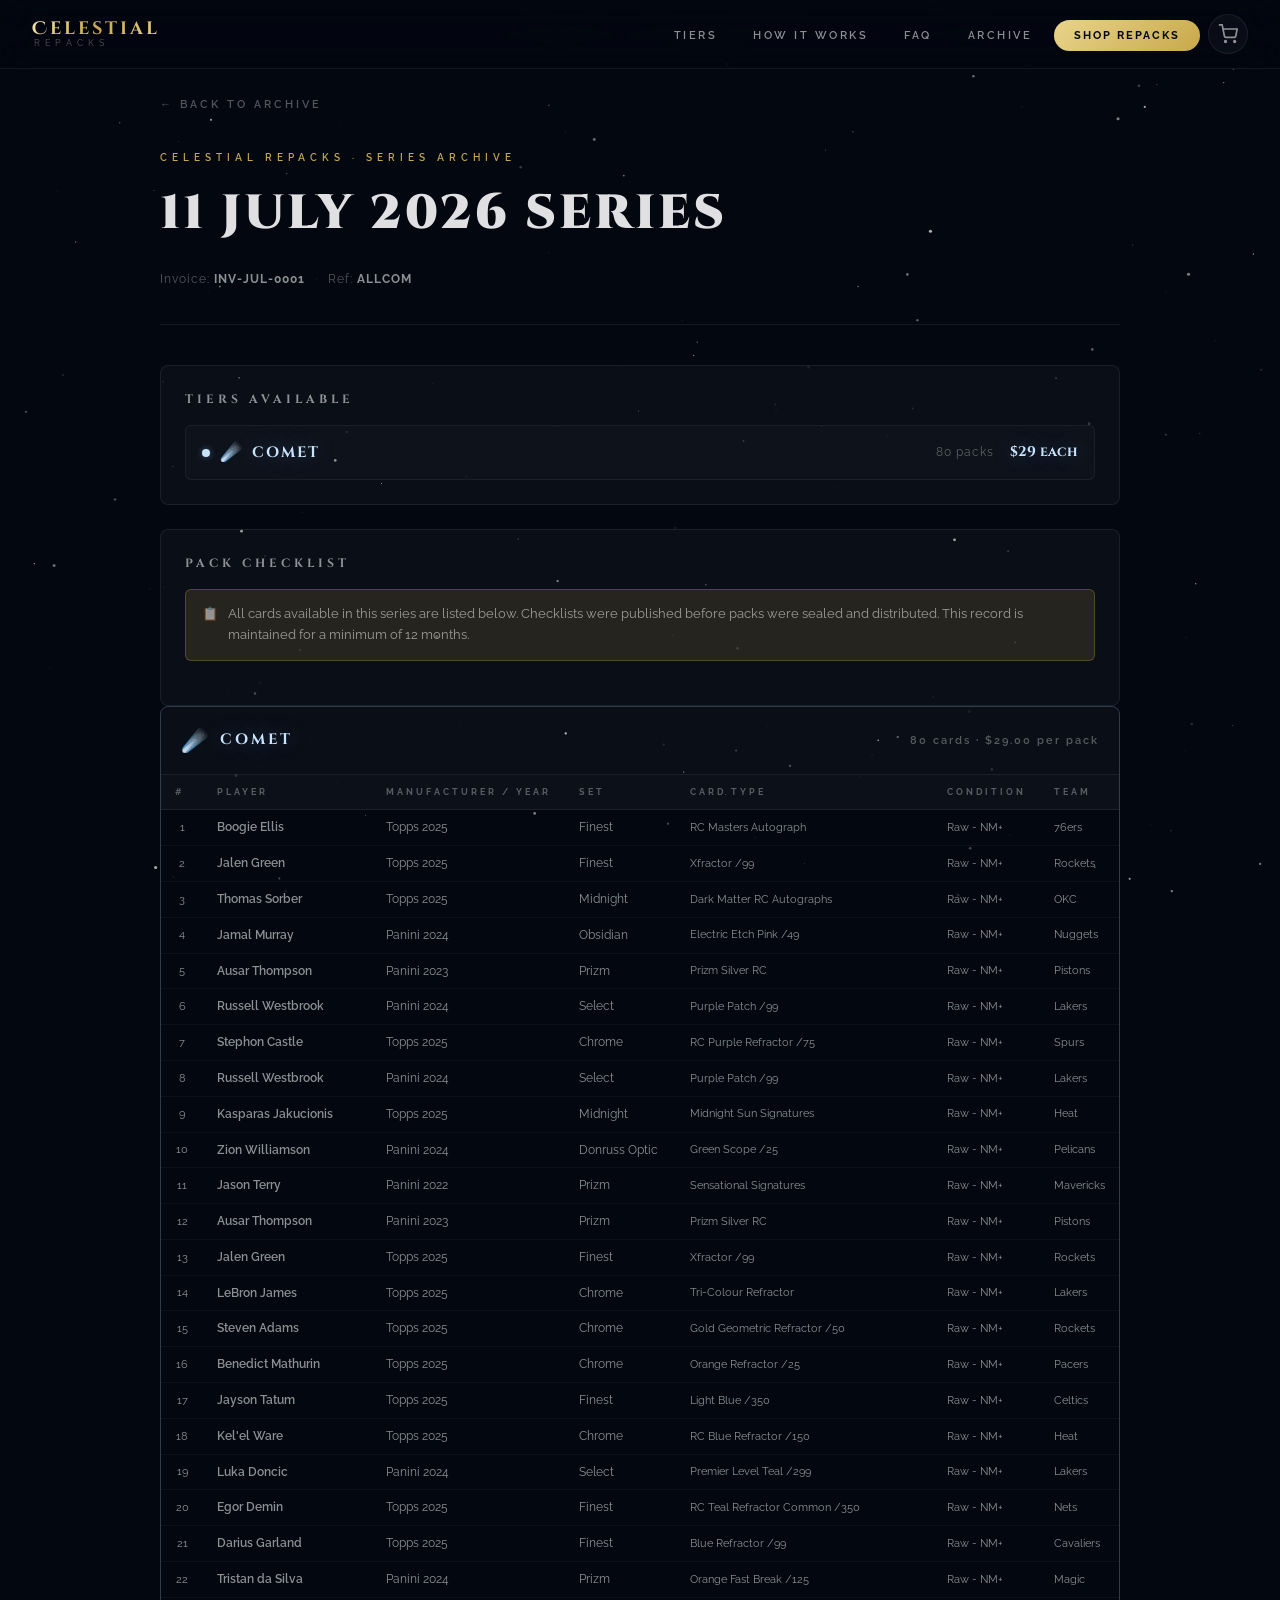
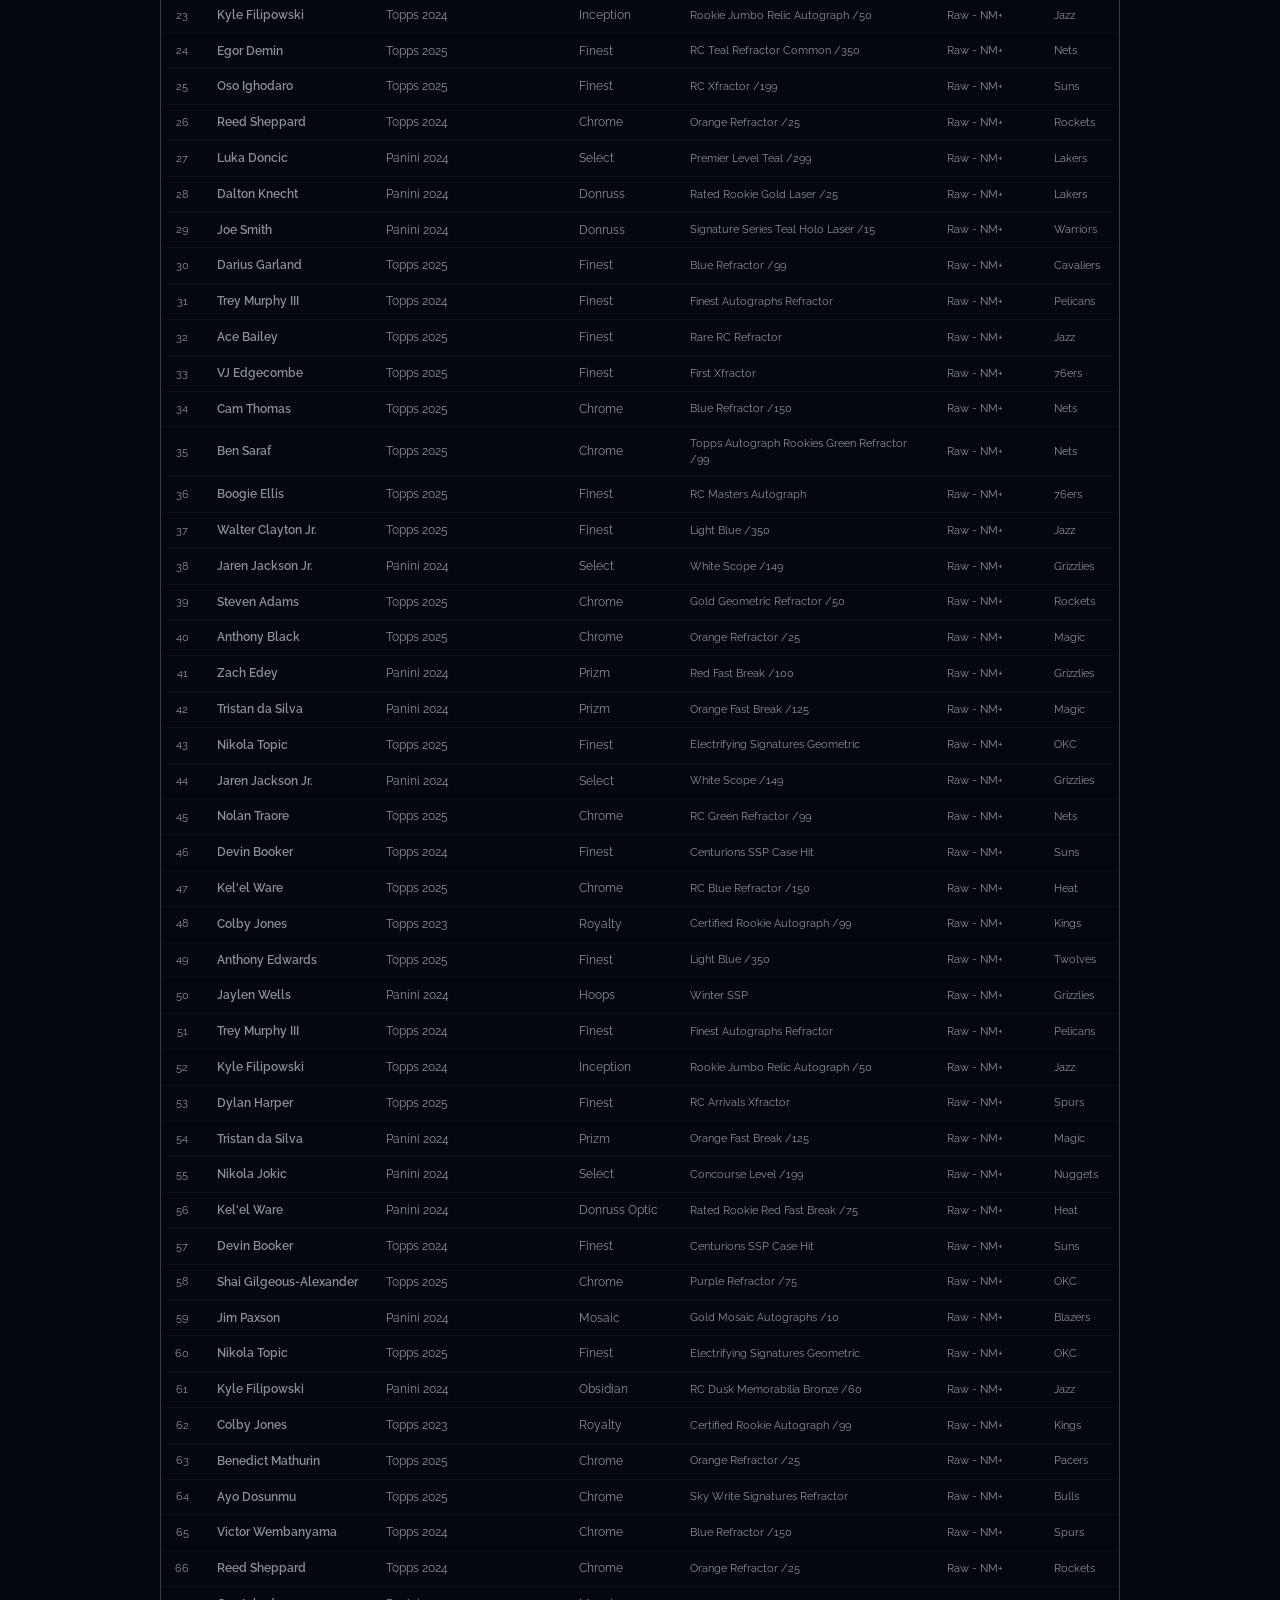
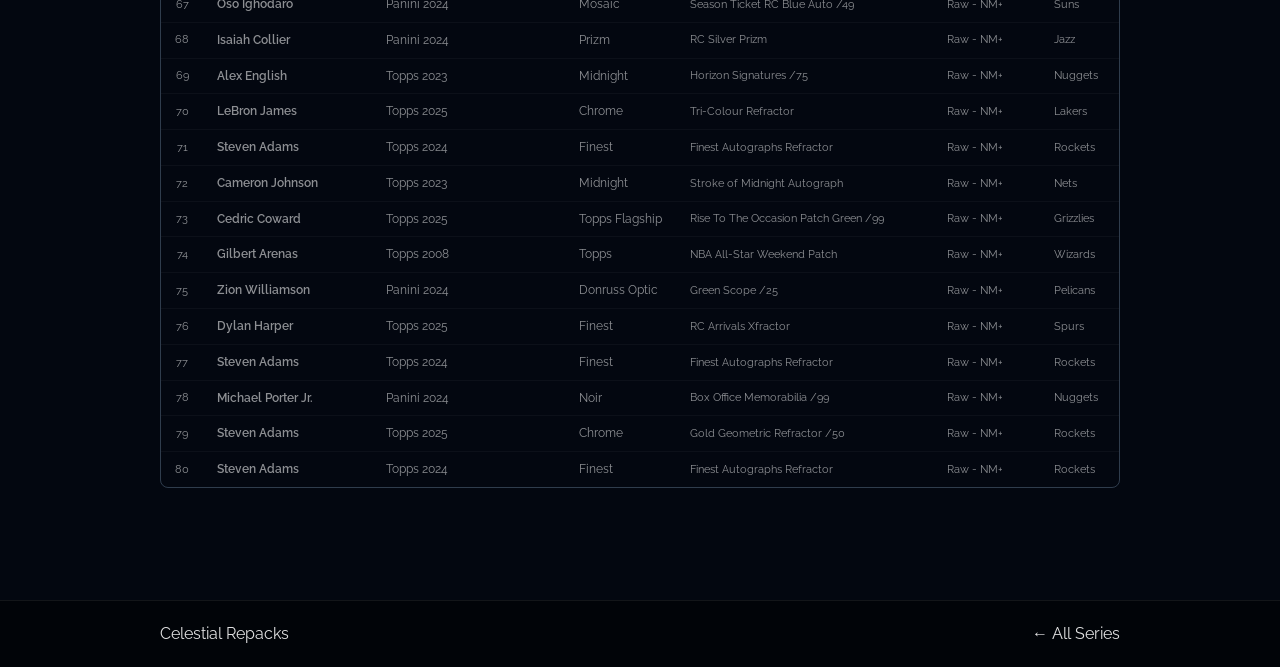
<file: series-2026-07-11.html>
<!DOCTYPE html>
<html lang="en">
<head>
  <meta charset="UTF-8"/>
  <meta name="viewport" content="width=device-width, initial-scale=1.0"/>
  <title>Celestial Repacks — 11 July 2026 Series</title>
  <link rel="preconnect" href="https://fonts.googleapis.com"/>
  <link rel="preconnect" href="https://fonts.gstatic.com" crossorigin/>
  <link href="https://fonts.googleapis.com/css2?family=Cinzel:wght@400;600;700;900&family=Cinzel+Decorative:wght@700;900&family=Raleway:ital,wght@0,300;0,400;0,500;0,600;0,700;1,300&display=swap" rel="stylesheet"/>
  <link rel="stylesheet" href="style.css"/>
  <link rel="stylesheet" href="archive.css"/>
  <link rel="stylesheet" href="checklist.css"/>
</head>
<body>
  <canvas id="starCanvas"></canvas>
  <nav id="mainNav">
    <div class="nav-inner">
      <a href="index.html" class="nav-logo">
        <span class="logo-main">Celestial</span>
        <span class="logo-sub">Repacks</span>
      </a>
      <button class="nav-toggle" id="navToggle"><span></span><span></span><span></span></button>
      <ul class="nav-links" id="navLinks">
        <li><a href="index.html#tiers" class="nav-link">Tiers</a></li>
        <li><a href="index.html#how-it-works" class="nav-link">How It Works</a></li>
        <li><a href="index.html#faq" class="nav-link">FAQ</a></li>
        <li><a href="archive.html" class="nav-link">Archive</a></li>
        <li><a href="index.html#tiers" class="nav-cta">Shop Repacks</a></li>
        <li>
          <button class="nav-cart-btn" id="navCartBtn">
            <svg width="20" height="20" viewBox="0 0 24 24" fill="none" stroke="currentColor" stroke-width="2"><circle cx="9" cy="21" r="1"/><circle cx="20" cy="21" r="1"/><path d="M1 1h4l2.68 13.39a2 2 0 0 0 2 1.61h9.72a2 2 0 0 0 2-1.61L23 6H6"/></svg>
            <span class="nav-cart-badge" id="navCartBadge">0</span>
          </button>
        </li>
      </ul>
    </div>
  </nav>

  <main class="archive-page-main">
    <div class="archive-page-container">

      <a href="archive.html" class="archive-back">← Back to Archive</a>

      <div class="series-page-header">
        <p class="series-page-eyebrow">Celestial Repacks · Series Archive</p>
        <h1 class="series-page-title">11 July 2026 Series</h1>
        
        <div class="series-meta-row">
          <span class="series-meta-item">Invoice: <strong>INV-JUL-0001</strong></span>
          <span class="series-meta-divider">·</span>
          <span class="series-meta-item">Ref: <strong>ALLCOM</strong></span>
        </div>
      </div>

      <div class="series-tiers-block" data-reveal>
        <h2 class="series-block-title">Tiers Available</h2>
        <div class="series-tier-rows">
          <div class="series-tier-row">
            <div class="series-tier-left">
              <div class="series-dot comet-dot"></div>
              <span class="series-emoji">☄️</span>
              <span class="series-tier-name comet-text">Comet</span>
            </div>
            <div class="series-tier-right">
              <span class="series-qty">80 packs</span>
              <span class="series-price comet-text">$29 each</span>
            </div>
          </div>
        </div>
      </div>

      <div class="series-checklist-block" data-reveal>
        <h2 class="series-block-title">Pack Checklist</h2>
        <div class="series-checklist-notice">
          <span class="notice-icon">📋</span>
          <span>All cards available in this series are listed below. Checklists were published before packs were sealed and distributed. This record is maintained for a minimum of 12 months.</span>
        </div>
      </div>

      <div class="cl-tier-block comet-block" data-reveal>
        <div class="cl-tier-header">
          <span class="cl-tier-emoji">☄️</span>
          <h2 class="cl-tier-name comet-text">Comet</h2>
          <span class="cl-tier-count">80 cards &middot; $29.00 per pack</span>
        </div>
        <div class="cl-table-wrap">
          <table class="cl-table">
            <thead><tr><th>#</th><th>Player</th><th>Manufacturer / Year</th><th>Set</th><th>Card Type</th><th>Condition</th><th>Team</th></tr></thead>
            <tbody>
          <tr><td class="cl-num">1</td><td class="cl-player">Boogie Ellis</td><td class="cl-mfr">Topps 2025</td><td class="cl-series">Finest</td><td class="cl-type">RC Masters Autograph</td><td class="cl-cond">Raw - NM+</td><td class="cl-team">76ers</td></tr>
          <tr><td class="cl-num">2</td><td class="cl-player">Jalen Green</td><td class="cl-mfr">Topps 2025</td><td class="cl-series">Finest</td><td class="cl-type">Xfractor /99</td><td class="cl-cond">Raw - NM+</td><td class="cl-team">Rockets</td></tr>
          <tr><td class="cl-num">3</td><td class="cl-player">Thomas Sorber</td><td class="cl-mfr">Topps 2025</td><td class="cl-series">Midnight</td><td class="cl-type">Dark Matter RC Autographs</td><td class="cl-cond">Raw - NM+</td><td class="cl-team">OKC</td></tr>
          <tr><td class="cl-num">4</td><td class="cl-player">Jamal Murray</td><td class="cl-mfr">Panini 2024</td><td class="cl-series">Obsidian</td><td class="cl-type">Electric Etch Pink /49</td><td class="cl-cond">Raw - NM+</td><td class="cl-team">Nuggets</td></tr>
          <tr><td class="cl-num">5</td><td class="cl-player">Ausar Thompson</td><td class="cl-mfr">Panini 2023</td><td class="cl-series">Prizm</td><td class="cl-type">Prizm Silver RC</td><td class="cl-cond">Raw - NM+</td><td class="cl-team">Pistons</td></tr>
          <tr><td class="cl-num">6</td><td class="cl-player">Russell Westbrook</td><td class="cl-mfr">Panini 2024</td><td class="cl-series">Select</td><td class="cl-type">Purple Patch /99</td><td class="cl-cond">Raw - NM+</td><td class="cl-team">Lakers</td></tr>
          <tr><td class="cl-num">7</td><td class="cl-player">Stephon Castle</td><td class="cl-mfr">Topps 2025</td><td class="cl-series">Chrome</td><td class="cl-type">RC Purple Refractor /75</td><td class="cl-cond">Raw - NM+</td><td class="cl-team">Spurs</td></tr>
          <tr><td class="cl-num">8</td><td class="cl-player">Russell Westbrook</td><td class="cl-mfr">Panini 2024</td><td class="cl-series">Select</td><td class="cl-type">Purple Patch /99</td><td class="cl-cond">Raw - NM+</td><td class="cl-team">Lakers</td></tr>
          <tr><td class="cl-num">9</td><td class="cl-player">Kasparas Jakucionis</td><td class="cl-mfr">Topps 2025</td><td class="cl-series">Midnight</td><td class="cl-type">Midnight Sun Signatures</td><td class="cl-cond">Raw - NM+</td><td class="cl-team">Heat</td></tr>
          <tr><td class="cl-num">10</td><td class="cl-player">Zion Williamson</td><td class="cl-mfr">Panini 2024</td><td class="cl-series">Donruss Optic</td><td class="cl-type">Green Scope /25</td><td class="cl-cond">Raw - NM+</td><td class="cl-team">Pelicans</td></tr>
          <tr><td class="cl-num">11</td><td class="cl-player">Jason Terry</td><td class="cl-mfr">Panini 2022</td><td class="cl-series">Prizm</td><td class="cl-type">Sensational Signatures</td><td class="cl-cond">Raw - NM+</td><td class="cl-team">Mavericks</td></tr>
          <tr><td class="cl-num">12</td><td class="cl-player">Ausar Thompson</td><td class="cl-mfr">Panini 2023</td><td class="cl-series">Prizm</td><td class="cl-type">Prizm Silver RC</td><td class="cl-cond">Raw - NM+</td><td class="cl-team">Pistons</td></tr>
          <tr><td class="cl-num">13</td><td class="cl-player">Jalen Green</td><td class="cl-mfr">Topps 2025</td><td class="cl-series">Finest</td><td class="cl-type">Xfractor /99</td><td class="cl-cond">Raw - NM+</td><td class="cl-team">Rockets</td></tr>
          <tr><td class="cl-num">14</td><td class="cl-player">LeBron James</td><td class="cl-mfr">Topps 2025</td><td class="cl-series">Chrome</td><td class="cl-type">Tri-Colour Refractor</td><td class="cl-cond">Raw - NM+</td><td class="cl-team">Lakers</td></tr>
          <tr><td class="cl-num">15</td><td class="cl-player">Steven Adams</td><td class="cl-mfr">Topps 2025</td><td class="cl-series">Chrome</td><td class="cl-type">Gold Geometric Refractor /50</td><td class="cl-cond">Raw - NM+</td><td class="cl-team">Rockets</td></tr>
          <tr><td class="cl-num">16</td><td class="cl-player">Benedict Mathurin</td><td class="cl-mfr">Topps 2025</td><td class="cl-series">Chrome</td><td class="cl-type">Orange Refractor /25</td><td class="cl-cond">Raw - NM+</td><td class="cl-team">Pacers</td></tr>
          <tr><td class="cl-num">17</td><td class="cl-player">Jayson Tatum</td><td class="cl-mfr">Topps 2025</td><td class="cl-series">Finest</td><td class="cl-type">Light Blue /350</td><td class="cl-cond">Raw - NM+</td><td class="cl-team">Celtics</td></tr>
          <tr><td class="cl-num">18</td><td class="cl-player">Kel'el Ware</td><td class="cl-mfr">Topps 2025</td><td class="cl-series">Chrome</td><td class="cl-type">RC Blue Refractor /150</td><td class="cl-cond">Raw - NM+</td><td class="cl-team">Heat</td></tr>
          <tr><td class="cl-num">19</td><td class="cl-player">Luka Doncic</td><td class="cl-mfr">Panini 2024</td><td class="cl-series">Select</td><td class="cl-type">Premier Level Teal /299</td><td class="cl-cond">Raw - NM+</td><td class="cl-team">Lakers</td></tr>
          <tr><td class="cl-num">20</td><td class="cl-player">Egor Demin</td><td class="cl-mfr">Topps 2025</td><td class="cl-series">Finest</td><td class="cl-type">RC Teal Refractor Common /350</td><td class="cl-cond">Raw - NM+</td><td class="cl-team">Nets</td></tr>
          <tr><td class="cl-num">21</td><td class="cl-player">Darius Garland</td><td class="cl-mfr">Topps 2025</td><td class="cl-series">Finest</td><td class="cl-type">Blue Refractor /99</td><td class="cl-cond">Raw - NM+</td><td class="cl-team">Cavaliers</td></tr>
          <tr><td class="cl-num">22</td><td class="cl-player">Tristan da Silva</td><td class="cl-mfr">Panini 2024</td><td class="cl-series">Prizm</td><td class="cl-type">Orange Fast Break /125</td><td class="cl-cond">Raw - NM+</td><td class="cl-team">Magic</td></tr>
          <tr><td class="cl-num">23</td><td class="cl-player">Kyle Filipowski</td><td class="cl-mfr">Topps 2024</td><td class="cl-series">Inception</td><td class="cl-type">Rookie Jumbo Relic Autograph /50</td><td class="cl-cond">Raw - NM+</td><td class="cl-team">Jazz</td></tr>
          <tr><td class="cl-num">24</td><td class="cl-player">Egor Demin</td><td class="cl-mfr">Topps 2025</td><td class="cl-series">Finest</td><td class="cl-type">RC Teal Refractor Common /350</td><td class="cl-cond">Raw - NM+</td><td class="cl-team">Nets</td></tr>
          <tr><td class="cl-num">25</td><td class="cl-player">Oso Ighodaro</td><td class="cl-mfr">Topps 2025</td><td class="cl-series">Finest</td><td class="cl-type">RC Xfractor /199</td><td class="cl-cond">Raw - NM+</td><td class="cl-team">Suns</td></tr>
          <tr><td class="cl-num">26</td><td class="cl-player">Reed Sheppard</td><td class="cl-mfr">Topps 2024</td><td class="cl-series">Chrome</td><td class="cl-type">Orange Refractor /25</td><td class="cl-cond">Raw - NM+</td><td class="cl-team">Rockets</td></tr>
          <tr><td class="cl-num">27</td><td class="cl-player">Luka Doncic</td><td class="cl-mfr">Panini 2024</td><td class="cl-series">Select</td><td class="cl-type">Premier Level Teal /299</td><td class="cl-cond">Raw - NM+</td><td class="cl-team">Lakers</td></tr>
          <tr><td class="cl-num">28</td><td class="cl-player">Dalton Knecht</td><td class="cl-mfr">Panini 2024</td><td class="cl-series">Donruss</td><td class="cl-type">Rated Rookie Gold Laser /25</td><td class="cl-cond">Raw - NM+</td><td class="cl-team">Lakers</td></tr>
          <tr><td class="cl-num">29</td><td class="cl-player">Joe Smith</td><td class="cl-mfr">Panini 2024</td><td class="cl-series">Donruss</td><td class="cl-type">Signature Series Teal Holo Laser /15</td><td class="cl-cond">Raw - NM+</td><td class="cl-team">Warriors</td></tr>
          <tr><td class="cl-num">30</td><td class="cl-player">Darius Garland</td><td class="cl-mfr">Topps 2025</td><td class="cl-series">Finest</td><td class="cl-type">Blue Refractor /99</td><td class="cl-cond">Raw - NM+</td><td class="cl-team">Cavaliers</td></tr>
          <tr><td class="cl-num">31</td><td class="cl-player">Trey Murphy III</td><td class="cl-mfr">Topps 2024</td><td class="cl-series">Finest</td><td class="cl-type">Finest Autographs Refractor</td><td class="cl-cond">Raw - NM+</td><td class="cl-team">Pelicans</td></tr>
          <tr><td class="cl-num">32</td><td class="cl-player">Ace Bailey</td><td class="cl-mfr">Topps 2025</td><td class="cl-series">Finest</td><td class="cl-type">Rare RC Refractor</td><td class="cl-cond">Raw - NM+</td><td class="cl-team">Jazz</td></tr>
          <tr><td class="cl-num">33</td><td class="cl-player">VJ Edgecombe</td><td class="cl-mfr">Topps 2025</td><td class="cl-series">Finest</td><td class="cl-type">First Xfractor</td><td class="cl-cond">Raw - NM+</td><td class="cl-team">76ers</td></tr>
          <tr><td class="cl-num">34</td><td class="cl-player">Cam Thomas</td><td class="cl-mfr">Topps 2025</td><td class="cl-series">Chrome</td><td class="cl-type">Blue Refractor /150</td><td class="cl-cond">Raw - NM+</td><td class="cl-team">Nets</td></tr>
          <tr><td class="cl-num">35</td><td class="cl-player">Ben Saraf</td><td class="cl-mfr">Topps 2025</td><td class="cl-series">Chrome</td><td class="cl-type">Topps Autograph Rookies Green Refractor /99</td><td class="cl-cond">Raw - NM+</td><td class="cl-team">Nets</td></tr>
          <tr><td class="cl-num">36</td><td class="cl-player">Boogie Ellis</td><td class="cl-mfr">Topps 2025</td><td class="cl-series">Finest</td><td class="cl-type">RC Masters Autograph</td><td class="cl-cond">Raw - NM+</td><td class="cl-team">76ers</td></tr>
          <tr><td class="cl-num">37</td><td class="cl-player">Walter Clayton Jr.</td><td class="cl-mfr">Topps 2025</td><td class="cl-series">Finest</td><td class="cl-type">Light Blue /350</td><td class="cl-cond">Raw - NM+</td><td class="cl-team">Jazz</td></tr>
          <tr><td class="cl-num">38</td><td class="cl-player">Jaren Jackson Jr.</td><td class="cl-mfr">Panini 2024</td><td class="cl-series">Select</td><td class="cl-type">White Scope /149</td><td class="cl-cond">Raw - NM+</td><td class="cl-team">Grizzlies</td></tr>
          <tr><td class="cl-num">39</td><td class="cl-player">Steven Adams</td><td class="cl-mfr">Topps 2025</td><td class="cl-series">Chrome</td><td class="cl-type">Gold Geometric Refractor /50</td><td class="cl-cond">Raw - NM+</td><td class="cl-team">Rockets</td></tr>
          <tr><td class="cl-num">40</td><td class="cl-player">Anthony Black</td><td class="cl-mfr">Topps 2025</td><td class="cl-series">Chrome</td><td class="cl-type">Orange Refractor /25</td><td class="cl-cond">Raw - NM+</td><td class="cl-team">Magic</td></tr>
          <tr><td class="cl-num">41</td><td class="cl-player">Zach Edey</td><td class="cl-mfr">Panini 2024</td><td class="cl-series">Prizm</td><td class="cl-type">Red Fast Break /100</td><td class="cl-cond">Raw - NM+</td><td class="cl-team">Grizzlies</td></tr>
          <tr><td class="cl-num">42</td><td class="cl-player">Tristan da Silva</td><td class="cl-mfr">Panini 2024</td><td class="cl-series">Prizm</td><td class="cl-type">Orange Fast Break /125</td><td class="cl-cond">Raw - NM+</td><td class="cl-team">Magic</td></tr>
          <tr><td class="cl-num">43</td><td class="cl-player">Nikola Topic</td><td class="cl-mfr">Topps 2025</td><td class="cl-series">Finest</td><td class="cl-type">Electrifying Signatures Geometric</td><td class="cl-cond">Raw - NM+</td><td class="cl-team">OKC</td></tr>
          <tr><td class="cl-num">44</td><td class="cl-player">Jaren Jackson Jr.</td><td class="cl-mfr">Panini 2024</td><td class="cl-series">Select</td><td class="cl-type">White Scope /149</td><td class="cl-cond">Raw - NM+</td><td class="cl-team">Grizzlies</td></tr>
          <tr><td class="cl-num">45</td><td class="cl-player">Nolan Traore</td><td class="cl-mfr">Topps 2025</td><td class="cl-series">Chrome</td><td class="cl-type">RC Green Refractor /99</td><td class="cl-cond">Raw - NM+</td><td class="cl-team">Nets</td></tr>
          <tr><td class="cl-num">46</td><td class="cl-player">Devin Booker</td><td class="cl-mfr">Topps 2024</td><td class="cl-series">Finest</td><td class="cl-type">Centurions SSP Case Hit</td><td class="cl-cond">Raw - NM+</td><td class="cl-team">Suns</td></tr>
          <tr><td class="cl-num">47</td><td class="cl-player">Kel'el Ware</td><td class="cl-mfr">Topps 2025</td><td class="cl-series">Chrome</td><td class="cl-type">RC Blue Refractor /150</td><td class="cl-cond">Raw - NM+</td><td class="cl-team">Heat</td></tr>
          <tr><td class="cl-num">48</td><td class="cl-player">Colby Jones</td><td class="cl-mfr">Topps 2023</td><td class="cl-series">Royalty</td><td class="cl-type">Certified Rookie Autograph /99</td><td class="cl-cond">Raw - NM+</td><td class="cl-team">Kings</td></tr>
          <tr><td class="cl-num">49</td><td class="cl-player">Anthony Edwards</td><td class="cl-mfr">Topps 2025</td><td class="cl-series">Finest</td><td class="cl-type">Light Blue /350</td><td class="cl-cond">Raw - NM+</td><td class="cl-team">Twolves</td></tr>
          <tr><td class="cl-num">50</td><td class="cl-player">Jaylen Wells</td><td class="cl-mfr">Panini 2024</td><td class="cl-series">Hoops</td><td class="cl-type">Winter SSP</td><td class="cl-cond">Raw - NM+</td><td class="cl-team">Grizzlies</td></tr>
          <tr><td class="cl-num">51</td><td class="cl-player">Trey Murphy III</td><td class="cl-mfr">Topps 2024</td><td class="cl-series">Finest</td><td class="cl-type">Finest Autographs Refractor</td><td class="cl-cond">Raw - NM+</td><td class="cl-team">Pelicans</td></tr>
          <tr><td class="cl-num">52</td><td class="cl-player">Kyle Filipowski</td><td class="cl-mfr">Topps 2024</td><td class="cl-series">Inception</td><td class="cl-type">Rookie Jumbo Relic Autograph /50</td><td class="cl-cond">Raw - NM+</td><td class="cl-team">Jazz</td></tr>
          <tr><td class="cl-num">53</td><td class="cl-player">Dylan Harper</td><td class="cl-mfr">Topps 2025</td><td class="cl-series">Finest</td><td class="cl-type">RC Arrivals Xfractor</td><td class="cl-cond">Raw - NM+</td><td class="cl-team">Spurs</td></tr>
          <tr><td class="cl-num">54</td><td class="cl-player">Tristan da Silva</td><td class="cl-mfr">Panini 2024</td><td class="cl-series">Prizm</td><td class="cl-type">Orange Fast Break /125</td><td class="cl-cond">Raw - NM+</td><td class="cl-team">Magic</td></tr>
          <tr><td class="cl-num">55</td><td class="cl-player">Nikola Jokic</td><td class="cl-mfr">Panini 2024</td><td class="cl-series">Select</td><td class="cl-type">Concourse Level /199</td><td class="cl-cond">Raw - NM+</td><td class="cl-team">Nuggets</td></tr>
          <tr><td class="cl-num">56</td><td class="cl-player">Kel'el Ware</td><td class="cl-mfr">Panini 2024</td><td class="cl-series">Donruss Optic</td><td class="cl-type">Rated Rookie Red Fast Break /75</td><td class="cl-cond">Raw - NM+</td><td class="cl-team">Heat</td></tr>
          <tr><td class="cl-num">57</td><td class="cl-player">Devin Booker</td><td class="cl-mfr">Topps 2024</td><td class="cl-series">Finest</td><td class="cl-type">Centurions SSP Case Hit</td><td class="cl-cond">Raw - NM+</td><td class="cl-team">Suns</td></tr>
          <tr><td class="cl-num">58</td><td class="cl-player">Shai Gilgeous-Alexander</td><td class="cl-mfr">Topps 2025</td><td class="cl-series">Chrome</td><td class="cl-type">Purple Refractor /75</td><td class="cl-cond">Raw - NM+</td><td class="cl-team">OKC</td></tr>
          <tr><td class="cl-num">59</td><td class="cl-player">Jim Paxson</td><td class="cl-mfr">Panini 2024</td><td class="cl-series">Mosaic</td><td class="cl-type">Gold Mosaic Autographs /10</td><td class="cl-cond">Raw - NM+</td><td class="cl-team">Blazers</td></tr>
          <tr><td class="cl-num">60</td><td class="cl-player">Nikola Topic</td><td class="cl-mfr">Topps 2025</td><td class="cl-series">Finest</td><td class="cl-type">Electrifying Signatures Geometric</td><td class="cl-cond">Raw - NM+</td><td class="cl-team">OKC</td></tr>
          <tr><td class="cl-num">61</td><td class="cl-player">Kyle Filipowski</td><td class="cl-mfr">Panini 2024</td><td class="cl-series">Obsidian</td><td class="cl-type">RC Dusk Memorabilia Bronze /60</td><td class="cl-cond">Raw - NM+</td><td class="cl-team">Jazz</td></tr>
          <tr><td class="cl-num">62</td><td class="cl-player">Colby Jones</td><td class="cl-mfr">Topps 2023</td><td class="cl-series">Royalty</td><td class="cl-type">Certified Rookie Autograph /99</td><td class="cl-cond">Raw - NM+</td><td class="cl-team">Kings</td></tr>
          <tr><td class="cl-num">63</td><td class="cl-player">Benedict Mathurin</td><td class="cl-mfr">Topps 2025</td><td class="cl-series">Chrome</td><td class="cl-type">Orange Refractor /25</td><td class="cl-cond">Raw - NM+</td><td class="cl-team">Pacers</td></tr>
          <tr><td class="cl-num">64</td><td class="cl-player">Ayo Dosunmu</td><td class="cl-mfr">Topps 2025</td><td class="cl-series">Chrome</td><td class="cl-type">Sky Write Signatures Refractor</td><td class="cl-cond">Raw - NM+</td><td class="cl-team">Bulls</td></tr>
          <tr><td class="cl-num">65</td><td class="cl-player">Victor Wembanyama</td><td class="cl-mfr">Topps 2024</td><td class="cl-series">Chrome</td><td class="cl-type">Blue Refractor /150</td><td class="cl-cond">Raw - NM+</td><td class="cl-team">Spurs</td></tr>
          <tr><td class="cl-num">66</td><td class="cl-player">Reed Sheppard</td><td class="cl-mfr">Topps 2024</td><td class="cl-series">Chrome</td><td class="cl-type">Orange Refractor /25</td><td class="cl-cond">Raw - NM+</td><td class="cl-team">Rockets</td></tr>
          <tr><td class="cl-num">67</td><td class="cl-player">Oso Ighodaro</td><td class="cl-mfr">Panini 2024</td><td class="cl-series">Mosaic</td><td class="cl-type">Season Ticket RC Blue Auto /49</td><td class="cl-cond">Raw - NM+</td><td class="cl-team">Suns</td></tr>
          <tr><td class="cl-num">68</td><td class="cl-player">Isaiah Collier</td><td class="cl-mfr">Panini 2024</td><td class="cl-series">Prizm</td><td class="cl-type">RC Silver Prizm</td><td class="cl-cond">Raw - NM+</td><td class="cl-team">Jazz</td></tr>
          <tr><td class="cl-num">69</td><td class="cl-player">Alex English</td><td class="cl-mfr">Topps 2023</td><td class="cl-series">Midnight</td><td class="cl-type">Horizon Signatures /75</td><td class="cl-cond">Raw - NM+</td><td class="cl-team">Nuggets</td></tr>
          <tr><td class="cl-num">70</td><td class="cl-player">LeBron James</td><td class="cl-mfr">Topps 2025</td><td class="cl-series">Chrome</td><td class="cl-type">Tri-Colour Refractor</td><td class="cl-cond">Raw - NM+</td><td class="cl-team">Lakers</td></tr>
          <tr><td class="cl-num">71</td><td class="cl-player">Steven Adams</td><td class="cl-mfr">Topps 2024</td><td class="cl-series">Finest</td><td class="cl-type">Finest Autographs Refractor</td><td class="cl-cond">Raw - NM+</td><td class="cl-team">Rockets</td></tr>
          <tr><td class="cl-num">72</td><td class="cl-player">Cameron Johnson</td><td class="cl-mfr">Topps 2023</td><td class="cl-series">Midnight</td><td class="cl-type">Stroke of Midnight Autograph</td><td class="cl-cond">Raw - NM+</td><td class="cl-team">Nets</td></tr>
          <tr><td class="cl-num">73</td><td class="cl-player">Cedric Coward</td><td class="cl-mfr">Topps 2025</td><td class="cl-series">Topps Flagship</td><td class="cl-type">Rise To The Occasion Patch Green /99</td><td class="cl-cond">Raw - NM+</td><td class="cl-team">Grizzlies</td></tr>
          <tr><td class="cl-num">74</td><td class="cl-player">Gilbert Arenas</td><td class="cl-mfr">Topps 2008</td><td class="cl-series">Topps</td><td class="cl-type">NBA All-Star Weekend Patch</td><td class="cl-cond">Raw - NM+</td><td class="cl-team">Wizards</td></tr>
          <tr><td class="cl-num">75</td><td class="cl-player">Zion Williamson</td><td class="cl-mfr">Panini 2024</td><td class="cl-series">Donruss Optic</td><td class="cl-type">Green Scope /25</td><td class="cl-cond">Raw - NM+</td><td class="cl-team">Pelicans</td></tr>
          <tr><td class="cl-num">76</td><td class="cl-player">Dylan Harper</td><td class="cl-mfr">Topps 2025</td><td class="cl-series">Finest</td><td class="cl-type">RC Arrivals Xfractor</td><td class="cl-cond">Raw - NM+</td><td class="cl-team">Spurs</td></tr>
          <tr><td class="cl-num">77</td><td class="cl-player">Steven Adams</td><td class="cl-mfr">Topps 2024</td><td class="cl-series">Finest</td><td class="cl-type">Finest Autographs Refractor</td><td class="cl-cond">Raw - NM+</td><td class="cl-team">Rockets</td></tr>
          <tr><td class="cl-num">78</td><td class="cl-player">Michael Porter Jr.</td><td class="cl-mfr">Panini 2024</td><td class="cl-series">Noir</td><td class="cl-type">Box Office Memorabilia /99</td><td class="cl-cond">Raw - NM+</td><td class="cl-team">Nuggets</td></tr>
          <tr><td class="cl-num">79</td><td class="cl-player">Steven Adams</td><td class="cl-mfr">Topps 2025</td><td class="cl-series">Chrome</td><td class="cl-type">Gold Geometric Refractor /50</td><td class="cl-cond">Raw - NM+</td><td class="cl-team">Rockets</td></tr>
          <tr><td class="cl-num">80</td><td class="cl-player">Steven Adams</td><td class="cl-mfr">Topps 2024</td><td class="cl-series">Finest</td><td class="cl-type">Finest Autographs Refractor</td><td class="cl-cond">Raw - NM+</td><td class="cl-team">Rockets</td></tr>
            </tbody>
          </table>
        </div>
      </div>


    </div>
  </main>

  <div class="archive-footer-strip">
    <div class="archive-footer-inner">
      <a href="index.html" class="strip-logo">Celestial Repacks</a>
      <a href="archive.html" class="strip-link">← All Series</a>
    </div>
  </div>

  <div class="cart-overlay" id="cartOverlay"></div>
  <div class="cart-drawer" id="cartDrawer">
    <div class="cart-drawer-header">
      <h2 class="cart-drawer-title">Your Cart</h2>
      <button class="cart-close-btn" id="cartCloseBtn">
        <svg width="20" height="20" viewBox="0 0 24 24" fill="none" stroke="currentColor" stroke-width="2"><line x1="18" y1="6" x2="6" y2="18"/><line x1="6" y1="6" x2="18" y2="18"/></svg>
      </button>
    </div>
    <div class="cart-drawer-body" id="cartBody">
      <div class="cart-empty" id="cartEmpty">
        <div class="cart-empty-icon">🛒</div>
        <p>Your cart is empty</p>
        <span>Add a repack tier to get started</span>
      </div>
      <div class="cart-items-list" id="cartItemsList"></div>
    </div>
    <div class="cart-drawer-footer" id="cartFooter">
      <div class="cart-subtotal">
        <span>Subtotal</span>
        <span class="cart-total-amount" id="cartTotalAmount">$0.00</span>
      </div>
      <p class="cart-note">Shipping calculated at checkout.</p>
      <button class="cart-checkout-btn" id="cartCheckoutBtn">Proceed to Checkout</button>
      <button class="cart-continue-btn" id="cartContinueBtn">Continue Shopping</button>
    </div>
  </div>

  <script src="app.js"></script>
</body>
</html>
</file>
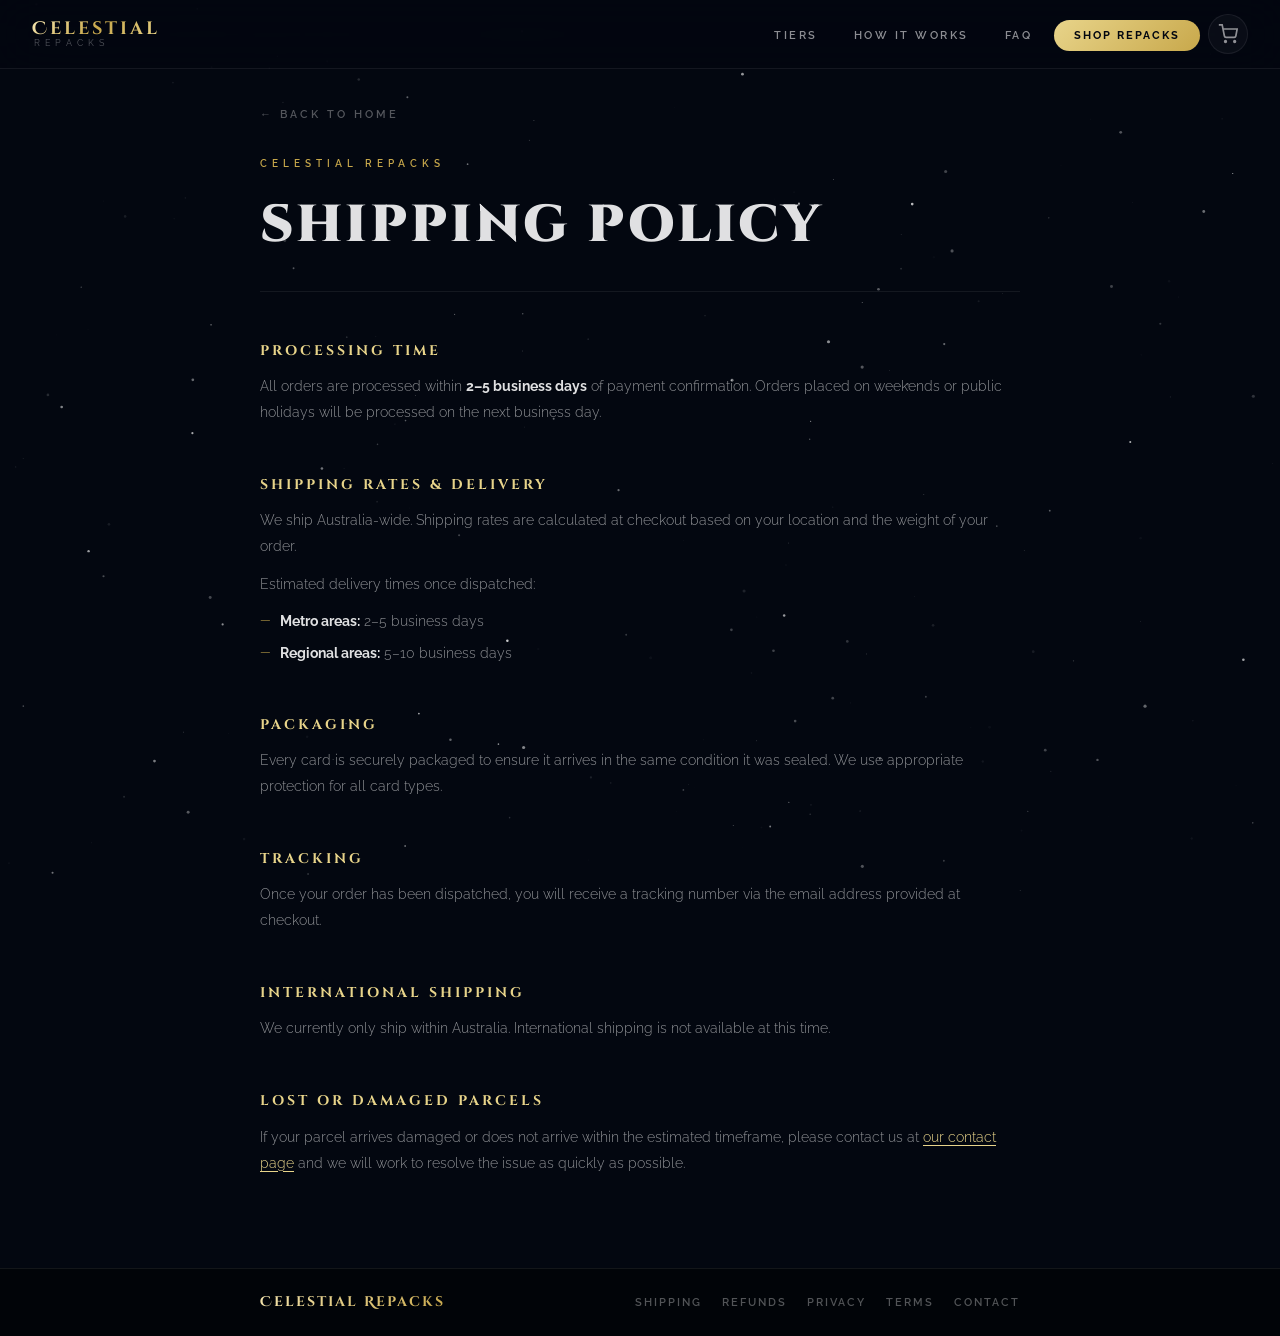
<file: shipping.html>
<!DOCTYPE html>
<html lang="en">
<head>
  <meta charset="UTF-8" />
  <meta name="viewport" content="width=device-width, initial-scale=1.0" />
  <title>Celestial Repacks — Shipping Policy</title>
  <link rel="icon" type="image/png" href="favicon-512.png">
  <link rel="preconnect" href="https://fonts.googleapis.com" />
  <link rel="preconnect" href="https://fonts.gstatic.com" crossorigin />
  <link href="https://fonts.googleapis.com/css2?family=Cinzel:wght@400;600;700;900&family=Cinzel+Decorative:wght@700;900&family=Raleway:ital,wght@0,300;0,400;0,500;0,600;0,700;1,300&display=swap" rel="stylesheet" />
  <link rel="stylesheet" href="style.css" />
  <link rel="stylesheet" href="policy.css" />
</head>
<body>
  <canvas id="starCanvas"></canvas>
  <nav id="mainNav">
    <div class="nav-inner">
      <a href="index.html" class="nav-logo">
        <span class="logo-main">Celestial</span>
        <span class="logo-sub">Repacks</span>
      </a>
      <button class="nav-toggle" id="navToggle" aria-label="Toggle menu">
        <span></span><span></span><span></span>
      </button>
      <ul class="nav-links" id="navLinks">
        <li><a href="index.html#tiers" class="nav-link">Tiers</a></li>
        <li><a href="index.html#how-it-works" class="nav-link">How It Works</a></li>
        <li><a href="index.html#faq" class="nav-link">FAQ</a></li>
        <li><a href="index.html#tiers" class="nav-cta">Shop Repacks</a></li>
        <li>
          <button class="nav-cart-btn" id="navCartBtn" aria-label="Open cart">
            <svg width="20" height="20" viewBox="0 0 24 24" fill="none" stroke="currentColor" stroke-width="2"><circle cx="9" cy="21" r="1"/><circle cx="20" cy="21" r="1"/><path d="M1 1h4l2.68 13.39a2 2 0 0 0 2 1.61h9.72a2 2 0 0 0 2-1.61L23 6H6"/></svg>
            <span class="nav-cart-badge" id="navCartBadge">0</span>
          </button>
        </li>
      </ul>
    </div>
  </nav>
  <main class="policy-main">
    <div class="policy-container">
      <a href="index.html" class="policy-back">← Back to Home</a>
      <p class="policy-eyebrow">Celestial Repacks</p>
      <h1 class="policy-heading">Shipping Policy</h1>
      <div class="policy-body">

        <h2>Processing Time</h2>
        <p>All orders are processed within <strong>2–5 business days</strong> of payment confirmation. Orders placed on weekends or public holidays will be processed on the next business day.</p>

        <h2>Shipping Rates & Delivery</h2>
        <p>We ship Australia-wide. Shipping rates are calculated at checkout based on your location and the weight of your order.</p>
        <p>Estimated delivery times once dispatched:</p>
        <ul>
          <li><strong>Metro areas:</strong> 2–5 business days</li>
          <li><strong>Regional areas:</strong> 5–10 business days</li>
        </ul>

        <h2>Packaging</h2>
        <p>Every card is securely packaged to ensure it arrives in the same condition it was sealed. We use appropriate protection for all card types.</p>

        <h2>Tracking</h2>
        <p>Once your order has been dispatched, you will receive a tracking number via the email address provided at checkout.</p>

        <h2>International Shipping</h2>
        <p>We currently only ship within Australia. International shipping is not available at this time.</p>

        <h2>Lost or Damaged Parcels</h2>
        <p>If your parcel arrives damaged or does not arrive within the estimated timeframe, please contact us at <a href="contact.html">our contact page</a> and we will work to resolve the issue as quickly as possible.</p>

      </div>
    </div>
  </main>
  <footer class="policy-footer">
    <div class="policy-footer-inner">
      <a href="index.html" class="policy-footer-logo">Celestial Repacks</a>
      <div class="policy-footer-links">
        <a href="shipping.html">Shipping</a>
        <a href="refund.html">Refunds</a>
        <a href="privacy.html">Privacy</a>
        <a href="tos.html">Terms</a>
        <a href="contact.html">Contact</a>
      </div>
    </div>
  </footer>
  <div class="cart-overlay" id="cartOverlay"></div>
  <div class="cart-drawer" id="cartDrawer">
    <div class="cart-drawer-header">
      <h2 class="cart-drawer-title">Your Cart</h2>
      <button class="cart-close-btn" id="cartCloseBtn" aria-label="Close cart">
        <svg width="20" height="20" viewBox="0 0 24 24" fill="none" stroke="currentColor" stroke-width="2"><line x1="18" y1="6" x2="6" y2="18"/><line x1="6" y1="6" x2="18" y2="18"/></svg>
      </button>
    </div>
    <div class="cart-drawer-body" id="cartBody">
      <div class="cart-empty" id="cartEmpty">
        <div class="cart-empty-icon">🛒</div>
        <p>Your cart is empty</p>
        <span>Add a repack tier to get started</span>
      </div>
      <div class="cart-items-list" id="cartItemsList"></div>
    </div>
    <div class="cart-drawer-footer" id="cartFooter">
      <div class="cart-subtotal">
        <span>Subtotal</span>
        <span class="cart-total-amount" id="cartTotalAmount">$0.00</span>
      </div>
      <p class="cart-note">Shipping calculated at checkout.</p>
      <button class="cart-checkout-btn" id="cartCheckoutBtn">Proceed to Checkout</button>
      <button class="cart-continue-btn" id="cartContinueBtn">Continue Shopping</button>
    </div>
  </div>
  <script src="app.js"></script>
</body>
</html>
</file>
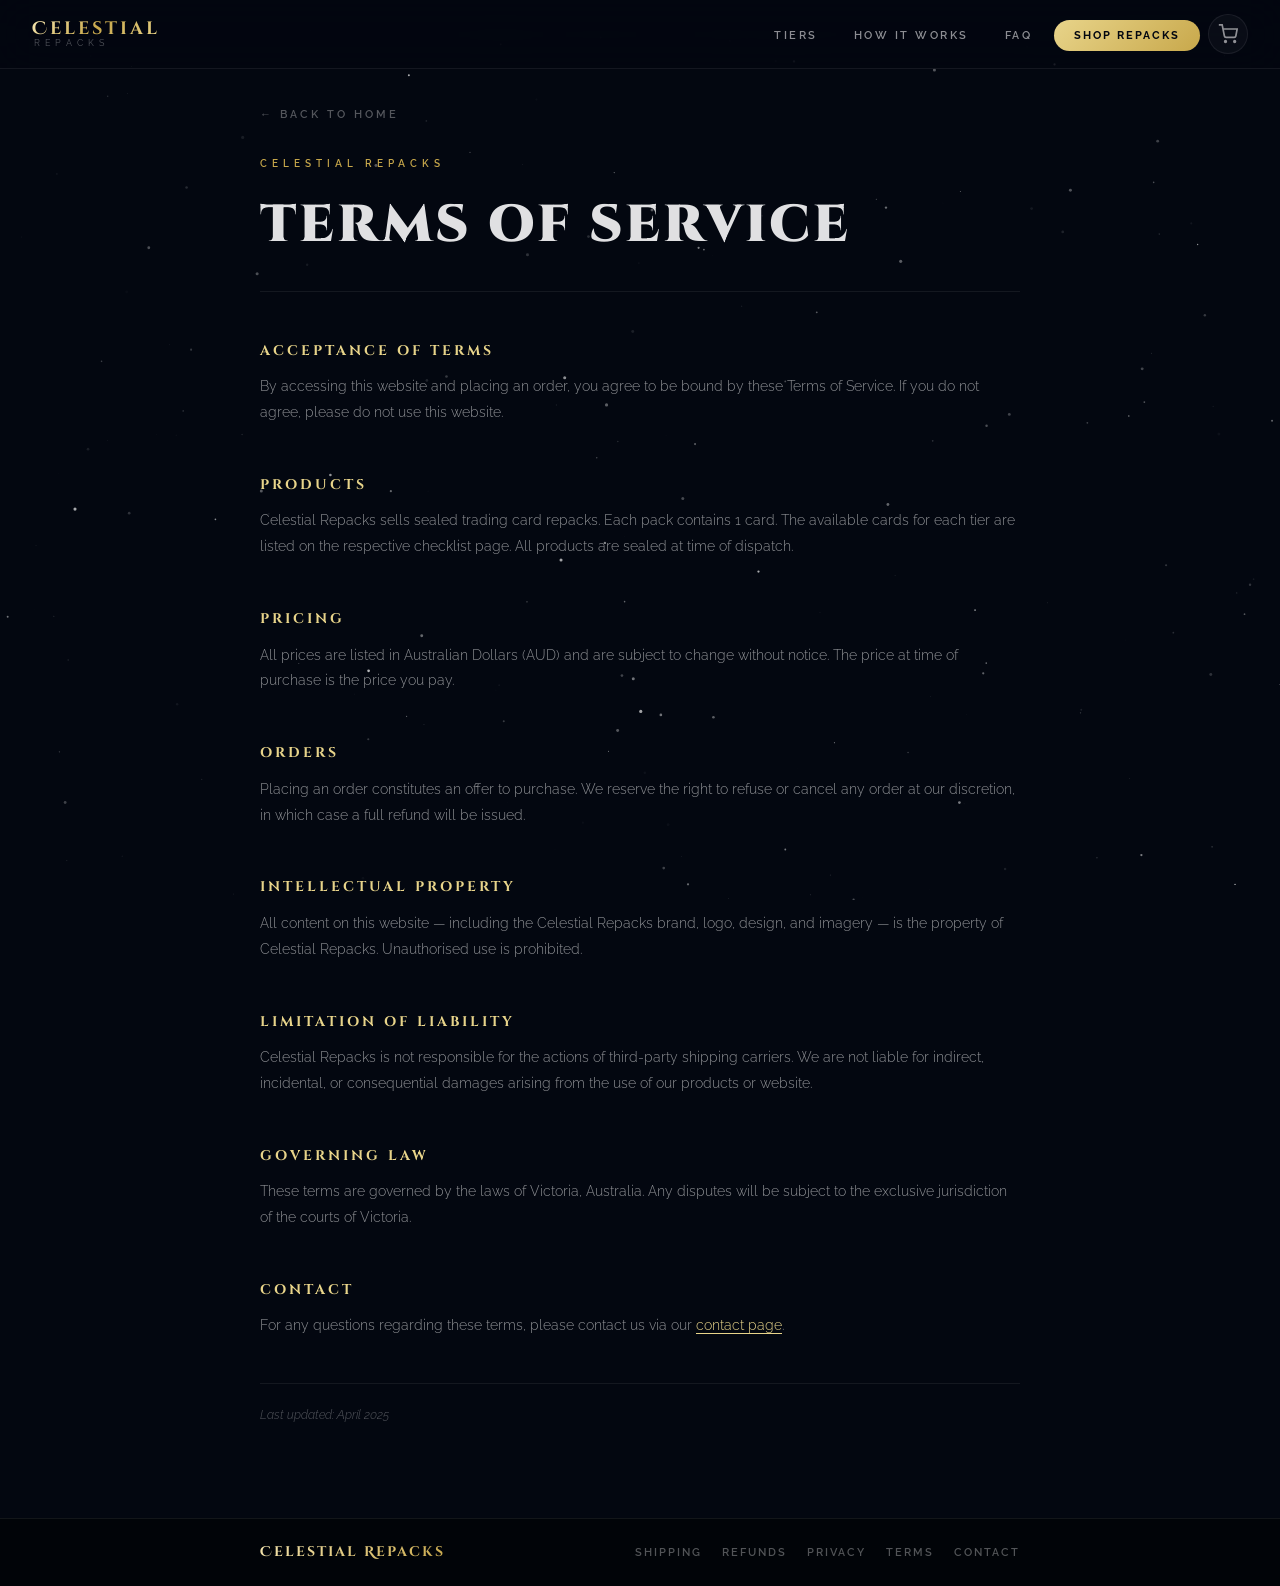
<file: tos.html>
<!DOCTYPE html>
<html lang="en">
<head>
  <meta charset="UTF-8" />
  <meta name="viewport" content="width=device-width, initial-scale=1.0" />
  <title>Celestial Repacks — Terms of Service</title>
  <link rel="icon" type="image/png" href="favicon-512.png">
  <link rel="preconnect" href="https://fonts.googleapis.com" />
  <link rel="preconnect" href="https://fonts.gstatic.com" crossorigin />
  <link href="https://fonts.googleapis.com/css2?family=Cinzel:wght@400;600;700;900&family=Cinzel+Decorative:wght@700;900&family=Raleway:ital,wght@0,300;0,400;0,500;0,600;0,700;1,300&display=swap" rel="stylesheet" />
  <link rel="stylesheet" href="style.css" />
  <link rel="stylesheet" href="policy.css" />
</head>
<body>
  <canvas id="starCanvas"></canvas>
  <nav id="mainNav">
    <div class="nav-inner">
      <a href="index.html" class="nav-logo">
        <span class="logo-main">Celestial</span>
        <span class="logo-sub">Repacks</span>
      </a>
      <button class="nav-toggle" id="navToggle" aria-label="Toggle menu">
        <span></span><span></span><span></span>
      </button>
      <ul class="nav-links" id="navLinks">
        <li><a href="index.html#tiers" class="nav-link">Tiers</a></li>
        <li><a href="index.html#how-it-works" class="nav-link">How It Works</a></li>
        <li><a href="index.html#faq" class="nav-link">FAQ</a></li>
        <li><a href="index.html#tiers" class="nav-cta">Shop Repacks</a></li>
        <li>
          <button class="nav-cart-btn" id="navCartBtn" aria-label="Open cart">
            <svg width="20" height="20" viewBox="0 0 24 24" fill="none" stroke="currentColor" stroke-width="2"><circle cx="9" cy="21" r="1"/><circle cx="20" cy="21" r="1"/><path d="M1 1h4l2.68 13.39a2 2 0 0 0 2 1.61h9.72a2 2 0 0 0 2-1.61L23 6H6"/></svg>
            <span class="nav-cart-badge" id="navCartBadge">0</span>
          </button>
        </li>
      </ul>
    </div>
  </nav>
  <main class="policy-main">
    <div class="policy-container">
      <a href="index.html" class="policy-back">← Back to Home</a>
      <p class="policy-eyebrow">Celestial Repacks</p>
      <h1 class="policy-heading">Terms of Service</h1>
      <div class="policy-body">

        <h2>Acceptance of Terms</h2>
        <p>By accessing this website and placing an order, you agree to be bound by these Terms of Service. If you do not agree, please do not use this website.</p>

        <h2>Products</h2>
        <p>Celestial Repacks sells sealed trading card repacks. Each pack contains 1 card. The available cards for each tier are listed on the respective checklist page. All products are sealed at time of dispatch.</p>

        <h2>Pricing</h2>
        <p>All prices are listed in Australian Dollars (AUD) and are subject to change without notice. The price at time of purchase is the price you pay.</p>

        <h2>Orders</h2>
        <p>Placing an order constitutes an offer to purchase. We reserve the right to refuse or cancel any order at our discretion, in which case a full refund will be issued.</p>

        <h2>Intellectual Property</h2>
        <p>All content on this website — including the Celestial Repacks brand, logo, design, and imagery — is the property of Celestial Repacks. Unauthorised use is prohibited.</p>

        <h2>Limitation of Liability</h2>
        <p>Celestial Repacks is not responsible for the actions of third-party shipping carriers. We are not liable for indirect, incidental, or consequential damages arising from the use of our products or website.</p>

        <h2>Governing Law</h2>
        <p>These terms are governed by the laws of Victoria, Australia. Any disputes will be subject to the exclusive jurisdiction of the courts of Victoria.</p>

        <h2>Contact</h2>
        <p>For any questions regarding these terms, please contact us via our <a href="contact.html">contact page</a>.</p>

        <p class="policy-updated">Last updated: April 2025</p>

      </div>
    </div>
  </main>
  <footer class="policy-footer">
    <div class="policy-footer-inner">
      <a href="index.html" class="policy-footer-logo">Celestial Repacks</a>
      <div class="policy-footer-links">
        <a href="shipping.html">Shipping</a>
        <a href="refund.html">Refunds</a>
        <a href="privacy.html">Privacy</a>
        <a href="tos.html">Terms</a>
        <a href="contact.html">Contact</a>
      </div>
    </div>
  </footer>
  <div class="cart-overlay" id="cartOverlay"></div>
  <div class="cart-drawer" id="cartDrawer">
    <div class="cart-drawer-header">
      <h2 class="cart-drawer-title">Your Cart</h2>
      <button class="cart-close-btn" id="cartCloseBtn" aria-label="Close cart">
        <svg width="20" height="20" viewBox="0 0 24 24" fill="none" stroke="currentColor" stroke-width="2"><line x1="18" y1="6" x2="6" y2="18"/><line x1="6" y1="6" x2="18" y2="18"/></svg>
      </button>
    </div>
    <div class="cart-drawer-body" id="cartBody">
      <div class="cart-empty" id="cartEmpty">
        <div class="cart-empty-icon">🛒</div>
        <p>Your cart is empty</p>
        <span>Add a repack tier to get started</span>
      </div>
      <div class="cart-items-list" id="cartItemsList"></div>
    </div>
    <div class="cart-drawer-footer" id="cartFooter">
      <div class="cart-subtotal">
        <span>Subtotal</span>
        <span class="cart-total-amount" id="cartTotalAmount">$0.00</span>
      </div>
      <p class="cart-note">Shipping calculated at checkout.</p>
      <button class="cart-checkout-btn" id="cartCheckoutBtn">Proceed to Checkout</button>
      <button class="cart-continue-btn" id="cartContinueBtn">Continue Shopping</button>
    </div>
  </div>
  <script src="app.js"></script>
</body>
</html>
</file>
<file: style.css>
/* ════════════════════════════════════════════════════════
   CELESTIAL REPACKS — style.css
   ════════════════════════════════════════════════════════ */

/* ── Variables ── */
:root {
  --gold:          #c8a84b;
  --gold-light:    #e8d48a;
  --gold-bright:   #f5e6b0;
  --gold-dim:      rgba(200, 168, 75, 0.15);
  --gold-border:   rgba(200, 168, 75, 0.28);
  --gold-glow:     rgba(200, 168, 75, 0.5);

  --comet:         #c8e4ff;
  --comet-mid:     #8ab8e0;
  --comet-dim:     rgba(180, 220, 255, 0.1);
  --comet-border:  rgba(180, 220, 255, 0.25);
  --comet-glow:    rgba(140, 200, 255, 0.4);

  --eclipse:       #ff7090;
  --eclipse-mid:   #cc3355;
  --eclipse-dim:   rgba(255, 60, 100, 0.1);
  --eclipse-border:rgba(255, 70, 110, 0.28);
  --eclipse-glow:  rgba(255, 40, 90, 0.5);

  --nova:          #ffdd60;
  --nova-mid:      #c8a820;
  --nova-dim:      rgba(255, 200, 40, 0.1);
  --nova-border:   rgba(255, 200, 40, 0.28);
  --nova-glow:     rgba(255, 180, 30, 0.5);

  --bg:            #030710;
  --bg-2:          #060d1a;
  --surface:       rgba(255, 255, 255, 0.03);
  --surface-2:     rgba(255, 255, 255, 0.05);
  --border:        rgba(255, 255, 255, 0.07);
  --text:          rgba(255, 255, 255, 0.88);
  --text-mid:      rgba(255, 255, 255, 0.55);
  --text-dim:      rgba(255, 255, 255, 0.32);

  --font-display:  'Cinzel', serif;
  --font-deco:     'Cinzel Decorative', serif;
  --font-body:     'Raleway', sans-serif;

  --radius:        14px;
  --radius-sm:     8px;
  --transition:    0.3s cubic-bezier(0.4, 0, 0.2, 1);
  --transition-bounce: 0.5s cubic-bezier(0.175, 0.885, 0.32, 1.275);
}

/* ── Reset ── */
*, *::before, *::after { margin: 0; padding: 0; box-sizing: border-box; }
html { scroll-behavior: smooth; font-size: 16px; }
body {
  background: var(--bg);
  color: var(--text);
  font-family: var(--font-body);
  line-height: 1.6;
  overflow-x: hidden;
  -webkit-font-smoothing: antialiased;
}
a { text-decoration: none; color: inherit; }
ul { list-style: none; }
img { display: block; max-width: 100%; }
button { cursor: pointer; border: none; background: none; font-family: inherit; }

/* ── Star Canvas ── */
#starCanvas {
  position: fixed;
  inset: 0;
  z-index: 0;
  pointer-events: none;
}

/* ── Scroll Reveal ── */
[data-reveal] {
  opacity: 0;
  transform: translateY(28px);
  transition: opacity 0.7s ease, transform 0.7s ease;
}
[data-reveal].revealed {
  opacity: 1;
  transform: translateY(0);
}
[data-delay="150"] { transition-delay: 0.15s; }
[data-delay="300"] { transition-delay: 0.30s; }
[data-delay="100"] { transition-delay: 0.10s; }
[data-delay="200"] { transition-delay: 0.20s; }

/* ════════════════════════════════════════════════════════
   NAV
   ════════════════════════════════════════════════════════ */
#mainNav {
  position: fixed;
  top: 0; left: 0; right: 0;
  z-index: 1000;
  padding: 0 32px;
  background: rgba(3, 7, 16, 0.7);
  backdrop-filter: blur(20px);
  border-bottom: 1px solid var(--border);
  transition: background var(--transition), box-shadow var(--transition);
}
#mainNav.scrolled {
  background: rgba(3, 7, 16, 0.95);
  box-shadow: 0 4px 40px rgba(0, 0, 0, 0.4);
}
.nav-inner {
  max-width: 1280px;
  margin: 0 auto;
  height: 68px;
  display: flex;
  align-items: center;
  justify-content: space-between;
  gap: 24px;
}
.nav-logo {
  display: flex;
  flex-direction: column;
  line-height: 1;
  gap: 1px;
  flex-shrink: 0;
}
.logo-main {
  font-family: var(--font-deco);
  font-size: 18px;
  font-weight: 700;
  letter-spacing: 3px;
  background: linear-gradient(135deg, var(--gold-bright) 0%, var(--gold) 50%, var(--gold-light) 100%);
  -webkit-background-clip: text;
  -webkit-text-fill-color: transparent;
  background-clip: text;
}
.logo-sub {
  font-family: var(--font-body);
  font-size: 9px;
  letter-spacing: 5px;
  text-transform: uppercase;
  color: var(--text-dim);
  padding-left: 2px;
}
.nav-links {
  display: flex;
  align-items: center;
  gap: 8px;
  list-style: none;
}
.nav-link {
  font-size: 11px;
  letter-spacing: 2.5px;
  text-transform: uppercase;
  font-weight: 600;
  color: var(--text-mid);
  padding: 8px 14px;
  border-radius: 20px;
  transition: color var(--transition), background var(--transition);
}
.nav-link:hover {
  color: var(--text);
  background: var(--surface-2);
}
.nav-cta {
  font-size: 11px;
  letter-spacing: 2px;
  text-transform: uppercase;
  font-weight: 700;
  color: var(--bg);
  background: linear-gradient(135deg, var(--gold-light), var(--gold));
  padding: 9px 20px;
  border-radius: 20px;
  transition: opacity var(--transition), transform var(--transition);
}
.nav-cta:hover { opacity: 0.88; transform: translateY(-1px); }
.nav-toggle {
  display: none;
  flex-direction: column;
  gap: 5px;
  padding: 8px;
  z-index: 10;
}
.nav-toggle span {
  display: block;
  width: 22px;
  height: 2px;
  background: var(--text-mid);
  border-radius: 2px;
  transition: var(--transition);
}

/* ════════════════════════════════════════════════════════
   HERO
   ════════════════════════════════════════════════════════ */
#hero {
  position: relative;
  z-index: 1;
  min-height: 100vh;
  display: flex;
  align-items: center;
  justify-content: center;
  padding: 120px 32px 80px;
  text-align: center;
  overflow: hidden;
}
#hero::before {
  content: '';
  position: absolute;
  inset: 0;
  background:
    radial-gradient(ellipse 80% 60% at 50% 40%, rgba(200, 168, 75, 0.06) 0%, transparent 70%),
    radial-gradient(ellipse 50% 40% at 20% 80%, rgba(180, 220, 255, 0.04) 0%, transparent 60%),
    radial-gradient(ellipse 50% 40% at 80% 20%, rgba(255, 60, 100, 0.03) 0%, transparent 60%);
  pointer-events: none;
}
.hero-content {
  position: relative;
  max-width: 800px;
  margin: 0 auto;
}
.hero-eyebrow {
  display: flex;
  align-items: center;
  justify-content: center;
  gap: 16px;
  font-size: 10px;
  letter-spacing: 5px;
  text-transform: uppercase;
  color: var(--text-dim);
  margin-bottom: 28px;
  animation: fadeUp 0.8s ease both;
}
.eyebrow-line {
  display: block;
  width: 40px;
  height: 1px;
  background: linear-gradient(90deg, transparent, var(--gold-border));
}
.eyebrow-line:last-child {
  background: linear-gradient(90deg, var(--gold-border), transparent);
}
.hero-title {
  font-family: var(--font-display);
  font-size: clamp(48px, 9vw, 96px);
  font-weight: 900;
  line-height: 1.0;
  letter-spacing: 2px;
  text-transform: uppercase;
  margin-bottom: 28px;
  animation: fadeUp 0.8s ease 0.1s both;
}
.title-line { display: block; color: var(--text); }
.title-gold {
  background: linear-gradient(135deg, var(--gold-bright) 0%, var(--gold) 40%, var(--gold-light) 70%, var(--gold-bright) 100%);
  -webkit-background-clip: text;
  -webkit-text-fill-color: transparent;
  background-clip: text;
  filter: drop-shadow(0 0 40px rgba(200, 168, 75, 0.4));
}
.hero-desc {
  font-size: 16px;
  line-height: 1.8;
  color: var(--text-mid);
  max-width: 560px;
  margin: 0 auto 40px;
  font-weight: 300;
  animation: fadeUp 0.8s ease 0.2s both;
}
.hero-actions {
  display: flex;
  gap: 16px;
  justify-content: center;
  flex-wrap: wrap;
  margin-bottom: 60px;
  animation: fadeUp 0.8s ease 0.3s both;
}
.btn-primary {
  display: inline-flex;
  align-items: center;
  padding: 14px 32px;
  background: linear-gradient(135deg, var(--gold-light), var(--gold));
  color: var(--bg);
  font-family: var(--font-body);
  font-size: 11px;
  font-weight: 700;
  letter-spacing: 3px;
  text-transform: uppercase;
  border-radius: 4px;
  transition: opacity var(--transition), transform var(--transition), box-shadow var(--transition);
  box-shadow: 0 4px 24px rgba(200, 168, 75, 0.3);
}
.btn-primary:hover {
  opacity: 0.9;
  transform: translateY(-2px);
  box-shadow: 0 8px 32px rgba(200, 168, 75, 0.45);
}
.btn-large { padding: 16px 40px; font-size: 12px; }
.btn-ghost {
  display: inline-flex;
  align-items: center;
  padding: 14px 32px;
  border: 1px solid var(--gold-border);
  color: var(--gold-light);
  font-family: var(--font-body);
  font-size: 11px;
  font-weight: 700;
  letter-spacing: 3px;
  text-transform: uppercase;
  border-radius: 4px;
  transition: background var(--transition), border-color var(--transition), transform var(--transition);
}
.btn-ghost:hover {
  background: var(--gold-dim);
  border-color: var(--gold);
  transform: translateY(-2px);
}
.hero-tier-badges {
  display: flex;
  align-items: center;
  justify-content: center;
  gap: 24px;
  animation: fadeUp 0.8s ease 0.4s both;
  flex-wrap: wrap;
}
.tier-badge {
  display: flex;
  align-items: center;
  gap: 8px;
  padding: 8px 18px;
  border-radius: 20px;
  font-size: 11px;
  letter-spacing: 2px;
  text-transform: uppercase;
  font-weight: 600;
}
.comet-badge  { background: var(--comet-dim);   border: 1px solid var(--comet-border);   color: var(--comet); }
.eclipse-badge{ background: var(--eclipse-dim); border: 1px solid var(--eclipse-border); color: var(--eclipse); }
.supernova-badge{ background: var(--nova-dim);  border: 1px solid var(--nova-border);    color: var(--nova); }
.tier-divider { color: var(--text-dim); font-size: 20px; }
.badge-icon { font-size: 16px; }

.hero-scroll-hint {
  position: absolute;
  bottom: 40px;
  left: 50%;
  transform: translateX(-50%);
  display: flex;
  flex-direction: column;
  align-items: center;
  gap: 8px;
  color: var(--text-dim);
  font-size: 9px;
  letter-spacing: 4px;
  text-transform: uppercase;
}
.scroll-line {
  width: 1px;
  height: 40px;
  background: linear-gradient(to bottom, var(--gold-border), transparent);
  animation: scrollPulse 2s ease-in-out infinite;
}
@keyframes scrollPulse {
  0%, 100% { opacity: 0.4; transform: scaleY(1); }
  50% { opacity: 1; transform: scaleY(1.2); }
}
@keyframes fadeUp {
  from { opacity: 0; transform: translateY(24px); }
  to   { opacity: 1; transform: translateY(0); }
}

/* ════════════════════════════════════════════════════════
   SECTION SHARED
   ════════════════════════════════════════════════════════ */
section { position: relative; z-index: 1; padding: 100px 32px; }
.section-container { max-width: 1200px; margin: 0 auto; }
.section-header { text-align: center; margin-bottom: 64px; }
.section-eyebrow {
  font-size: 10px;
  letter-spacing: 5px;
  text-transform: uppercase;
  color: var(--gold);
  margin-bottom: 14px;
  font-weight: 600;
}
.section-title {
  font-family: var(--font-display);
  font-size: clamp(32px, 5vw, 52px);
  font-weight: 900;
  letter-spacing: 3px;
  text-transform: uppercase;
  color: var(--text);
  margin-bottom: 16px;
}
.section-desc {
  font-size: 15px;
  color: var(--text-mid);
  max-width: 560px;
  margin: 0 auto;
  line-height: 1.8;
  font-weight: 300;
}

/* ════════════════════════════════════════════════════════
   TIERS SECTION
   ════════════════════════════════════════════════════════ */
#tiers { background: var(--bg-2); }
#tiers::before {
  content: '';
  position: absolute;
  inset: 0;
  background: radial-gradient(ellipse 100% 50% at 50% 100%, rgba(200,168,75,0.04) 0%, transparent 70%);
  pointer-events: none;
}

.tiers-grid {
  display: grid;
  grid-template-columns: repeat(3, 1fr);
  gap: 24px;
  align-items: start;
}

.tier-card {
  position: relative;
  border-radius: var(--radius);
  overflow: hidden;
  transition: transform var(--transition-bounce);
}
.tier-card:hover { transform: translateY(-10px); }
.tier-card.featured { transform: translateY(-8px); }
.tier-card.featured:hover { transform: translateY(-18px); }

.tier-card-bg {
  position: absolute;
  inset: 0;
  border-radius: var(--radius);
  z-index: 0;
}
.tier-card-glow {
  position: absolute;
  bottom: -60px;
  left: 50%;
  transform: translateX(-50%);
  width: 200px;
  height: 40px;
  border-radius: 50%;
  filter: blur(20px);
  opacity: 0;
  transition: opacity var(--transition);
  z-index: 0;
}
.tier-card:hover .tier-card-glow { opacity: 0.6; }

/* Comet card */
.tier-card.comet .tier-card-bg {
  background:
    radial-gradient(ellipse at 65% 20%, rgba(180,220,255,0.18) 0%, transparent 55%),
    radial-gradient(ellipse at 20% 80%, rgba(120,180,255,0.1) 0%, transparent 50%),
    linear-gradient(160deg, #0a1220 0%, #0d1828 50%, #080f1a 100%);
  border: 1px solid var(--comet-border);
  box-shadow: 0 0 50px rgba(140,200,255,0.1);
}
.tier-card.comet .tier-card-glow { background: rgba(140,200,255,0.8); }
.tier-card.comet .corner { border-color: rgba(180,220,255,0.35); }
.tier-card.comet .content-dot { background: var(--comet); box-shadow: 0 0 6px var(--comet-glow); }
.tier-card.comet .tier-btn { border-color: var(--comet-border); color: var(--comet); }
.tier-card.comet .tier-btn:hover { background: var(--comet-dim); }
.tier-card.comet .tier-value .value-range { color: var(--comet); }

/* Eclipse card */
.tier-card.eclipse .tier-card-bg {
  background:
    radial-gradient(ellipse at 50% 42%, rgba(255,40,90,0.2) 0%, rgba(180,0,60,0.12) 40%, transparent 65%),
    radial-gradient(ellipse at 80% 15%, rgba(255,70,80,0.08) 0%, transparent 50%),
    linear-gradient(160deg, #170008 0%, #200010 50%, #140006 100%);
  border: 1px solid var(--eclipse-border);
  box-shadow: 0 0 50px rgba(255,40,90,0.12);
}
.tier-card.eclipse .tier-card-glow { background: rgba(255,40,90,0.8); }
.tier-card.eclipse .corner { border-color: rgba(255,70,110,0.4); }
.tier-card.eclipse .content-dot { background: var(--eclipse); box-shadow: 0 0 6px var(--eclipse-glow); }
.tier-card.eclipse .tier-btn { border-color: var(--eclipse-border); color: var(--eclipse); }
.tier-card.eclipse .tier-btn:hover { background: var(--eclipse-dim); }
.tier-card.eclipse .tier-value .value-range { color: var(--eclipse); }

/* Supernova card */
.tier-card.supernova .tier-card-bg {
  background:
    radial-gradient(ellipse at 50% 46%, rgba(255,200,40,0.22) 0%, rgba(255,130,0,0.18) 35%, rgba(200,60,0,0.1) 60%, transparent 75%),
    radial-gradient(ellipse at 15% 80%, rgba(255,100,20,0.08) 0%, transparent 45%),
    linear-gradient(160deg, #1c0700 0%, #2a0d00 50%, #180500 100%);
  border: 1px solid var(--nova-border);
  box-shadow: 0 0 50px rgba(255,180,30,0.14);
}
.tier-card.supernova .tier-card-glow { background: rgba(255,180,30,0.8); }
.tier-card.supernova .corner { border-color: rgba(255,200,40,0.45); }
.tier-card.supernova .content-dot { background: var(--nova); box-shadow: 0 0 6px var(--nova-glow); }
.tier-card.supernova .tier-btn { border-color: var(--nova-border); color: var(--nova); }
.tier-card.supernova .tier-btn:hover { background: var(--nova-dim); }
.tier-card.supernova .tier-value .value-range { color: var(--nova); }

/* Card inner layout */
.tier-card-inner {
  position: relative;
  z-index: 2;
  padding: 32px 28px 32px;
  display: flex;
  flex-direction: column;
  gap: 20px;
}
.tier-card-inner::after {
  content: '';
  position: absolute;
  inset: 0;
  background: linear-gradient(135deg, rgba(255,255,255,0.06) 0%, transparent 60%);
  pointer-events: none;
  border-radius: var(--radius);
}
.tier-number {
  font-family: var(--font-display);
  font-size: 72px;
  font-weight: 900;
  line-height: 1;
  color: rgba(255,255,255,0.05);
  position: absolute;
  top: 20px;
  right: 24px;
  letter-spacing: -2px;
  pointer-events: none;
}
.tier-img-wrap {
  position: relative;
  width: calc(100% + 56px);
  margin: -32px -28px 0;
  overflow: hidden;
  border-radius: var(--radius) var(--radius) 0 0;
  flex-shrink: 0;
}
.tier-img {
  width: 100%;
  height: auto;
  display: block;
  transition: transform 0.6s cubic-bezier(0.4, 0, 0.2, 1);
}
.tier-card:hover .tier-img {
  transform: scale(1.03);
}
.tier-img-overlay {
  position: absolute;
  inset: 0;
  pointer-events: none;
}
/* Per-tier gradient overlays that fade into the card bg */
.tier-card.comet .tier-img-overlay {
  background: linear-gradient(
    to bottom,
    rgba(10, 18, 32, 0) 0%,
    rgba(10, 18, 32, 0) 40%,
    rgba(10, 18, 32, 0.6) 75%,
    rgba(10, 18, 32, 1) 100%
  );
}
.tier-card.eclipse .tier-img-overlay {
  background: linear-gradient(
    to bottom,
    rgba(23, 0, 8, 0) 0%,
    rgba(23, 0, 8, 0) 40%,
    rgba(23, 0, 8, 0.6) 75%,
    rgba(23, 0, 8, 1) 100%
  );
}
.tier-card.supernova .tier-img-overlay {
  background: linear-gradient(
    to bottom,
    rgba(28, 7, 0, 0) 0%,
    rgba(28, 7, 0, 0) 40%,
    rgba(28, 7, 0, 0.6) 75%,
    rgba(28, 7, 0, 1) 100%
  );
}
.tier-label {
  font-size: 9px;
  letter-spacing: 4px;
  text-transform: uppercase;
  color: var(--text-dim);
}
.tier-name {
  font-family: var(--font-display);
  font-size: 32px;
  font-weight: 900;
  letter-spacing: 4px;
  text-transform: uppercase;
  margin: 2px 0;
}
.tier-card.comet .tier-name    { color: var(--comet);   text-shadow: 0 0 24px var(--comet-glow); }
.tier-card.eclipse .tier-name  { color: var(--eclipse); text-shadow: 0 0 24px var(--eclipse-glow); }
.tier-card.supernova .tier-name{ color: var(--nova);    text-shadow: 0 0 24px var(--nova-glow); }
.tier-tagline {
  font-size: 10px;
  letter-spacing: 2px;
  color: var(--text-dim);
  text-transform: uppercase;
}
.tier-contents {
  display: flex;
  flex-direction: column;
  gap: 10px;
  padding-top: 4px;
  border-top: 1px solid rgba(255,255,255,0.06);
}
.tier-contents li {
  display: flex;
  align-items: center;
  gap: 10px;
  font-size: 13px;
  color: var(--text-mid);
  line-height: 1.4;
}
.content-dot {
  width: 5px;
  height: 5px;
  border-radius: 50%;
  flex-shrink: 0;
}
.tier-value, .tier-size {
  display: flex;
  justify-content: space-between;
  align-items: center;
  padding: 10px 14px;
  background: rgba(255,255,255,0.03);
  border-radius: var(--radius-sm);
  border: 1px solid rgba(255,255,255,0.05);
}
.value-label, .size-label {
  font-size: 9px;
  letter-spacing: 3px;
  text-transform: uppercase;
  color: var(--text-dim);
}
.value-range, .size-val {
  font-family: var(--font-display);
  font-size: 14px;
  font-weight: 700;
  letter-spacing: 1px;
}
.size-val { color: var(--text-mid); }

.tier-btn {
  display: block;
  text-align: center;
  padding: 12px;
  border: 1px solid;
  border-radius: var(--radius-sm);
  font-size: 10px;
  letter-spacing: 3px;
  text-transform: uppercase;
  font-weight: 700;
  transition: background var(--transition), transform var(--transition);
  margin-top: 4px;
}
.tier-btn:hover { transform: translateY(-1px); }

/* Featured tag */
.featured-tag {
  position: absolute;
  top: 18px;
  right: 18px;
  z-index: 5;
  font-size: 8px;
  letter-spacing: 2px;
  text-transform: uppercase;
  font-weight: 700;
  background: var(--eclipse);
  color: white;
  padding: 4px 10px;
  border-radius: 20px;
}

/* Corner ornaments */
.corner {
  position: absolute;
  width: 16px;
  height: 16px;
  z-index: 5;
  border-color: inherit;
  opacity: 0.45;
  transition: opacity var(--transition);
}
.tier-card:hover .corner { opacity: 0.8; }
.c-tl { top: 10px; left: 10px; border-top: 1.5px solid; border-left: 1.5px solid; border-radius: 3px 0 0 0; }
.c-tr { top: 10px; right: 10px; border-top: 1.5px solid; border-right: 1.5px solid; border-radius: 0 3px 0 0; }
.c-bl { bottom: 10px; left: 10px; border-bottom: 1.5px solid; border-left: 1.5px solid; border-radius: 0 0 0 3px; }
.c-br { bottom: 10px; right: 10px; border-bottom: 1.5px solid; border-right: 1.5px solid; border-radius: 0 0 3px 0; }

/* ════════════════════════════════════════════════════════
   HOW IT WORKS
   ════════════════════════════════════════════════════════ */
#how-it-works {
  background: var(--bg);
}
#how-it-works::before {
  content: '';
  position: absolute;
  inset: 0;
  background: radial-gradient(ellipse 80% 50% at 50% 50%, rgba(200,168,75,0.03) 0%, transparent 70%);
  pointer-events: none;
}
.steps-grid {
  display: grid;
  grid-template-columns: 1fr auto 1fr auto 1fr auto 1fr;
  gap: 20px;
  align-items: center;
}
.step {
  background: var(--surface);
  border: 1px solid var(--border);
  border-radius: var(--radius);
  padding: 32px 24px;
  text-align: center;
  transition: border-color var(--transition), background var(--transition), transform var(--transition);
}
.step:hover {
  border-color: var(--gold-border);
  background: var(--surface-2);
  transform: translateY(-4px);
}
.step-number {
  font-family: var(--font-display);
  font-size: 11px;
  letter-spacing: 3px;
  color: var(--gold);
  margin-bottom: 12px;
}
.step-icon { font-size: 36px; margin-bottom: 16px; }
.step-title {
  font-family: var(--font-display);
  font-size: 15px;
  font-weight: 700;
  letter-spacing: 2px;
  text-transform: uppercase;
  margin-bottom: 12px;
  color: var(--text);
}
.step-desc {
  font-size: 13px;
  color: var(--text-mid);
  line-height: 1.7;
  font-weight: 300;
}
.step-arrow {
  font-size: 24px;
  color: var(--gold-border);
  text-align: center;
  flex-shrink: 0;
}

/* ════════════════════════════════════════════════════════
   TRANSPARENCY
   ════════════════════════════════════════════════════════ */
#transparency { background: var(--bg-2); }
#transparency::before {
  content: '';
  position: absolute;
  inset: 0;
  background: radial-gradient(ellipse 60% 40% at 80% 20%, rgba(255,40,90,0.03) 0%, transparent 60%);
  pointer-events: none;
}

/* Tab bar */
.tab-bar {
  display: flex;
  gap: 8px;
  margin-bottom: 32px;
  flex-wrap: wrap;
}
.tab-btn {
  display: flex;
  align-items: center;
  gap: 8px;
  padding: 12px 24px;
  border: 1px solid var(--border);
  border-radius: 4px;
  font-size: 12px;
  letter-spacing: 3px;
  text-transform: uppercase;
  font-weight: 600;
  color: var(--text-dim);
  background: var(--surface);
  transition: all var(--transition);
  font-family: var(--font-body);
}
.tab-btn span { font-size: 16px; }
.tab-btn:hover { color: var(--text); border-color: var(--gold-border); }
.tab-btn.active.comet-active   { color: var(--comet);   border-color: var(--comet-border);   background: var(--comet-dim); }
.tab-btn.active.eclipse-active { color: var(--eclipse); border-color: var(--eclipse-border); background: var(--eclipse-dim); }
.tab-btn.active.supernova-active{ color: var(--nova);   border-color: var(--nova-border);    background: var(--nova-dim); }
.tab-btn.active { color: var(--text); border-color: var(--gold-border); background: var(--gold-dim); }

/* Tab panels */
.tab-panel {
  display: none;
  background: var(--surface);
  border: 1px solid var(--border);
  border-radius: var(--radius);
  overflow: hidden;
  animation: panelIn 0.35s ease both;
}
.tab-panel.active { display: block; }
@keyframes panelIn {
  from { opacity: 0; transform: translateY(10px); }
  to   { opacity: 1; transform: translateY(0); }
}

.panel-header {
  display: flex;
  align-items: center;
  justify-content: space-between;
  padding: 28px 32px;
  border-bottom: 1px solid var(--border);
  flex-wrap: wrap;
  gap: 16px;
}
.panel-tier-label {
  font-size: 9px;
  letter-spacing: 4px;
  text-transform: uppercase;
  color: var(--text-dim);
  display: block;
  margin-bottom: 4px;
}
.panel-tier-name {
  font-family: var(--font-display);
  font-size: 28px;
  font-weight: 900;
  letter-spacing: 4px;
  text-transform: uppercase;
}
.comet-text    { color: var(--comet);   text-shadow: 0 0 20px var(--comet-glow); }
.eclipse-text  { color: var(--eclipse); text-shadow: 0 0 20px var(--eclipse-glow); }
.supernova-text{ color: var(--nova);    text-shadow: 0 0 20px var(--nova-glow); }

.panel-specs { display: flex; gap: 8px; flex-wrap: wrap; }
.spec-pill {
  font-size: 9px;
  letter-spacing: 2px;
  text-transform: uppercase;
  padding: 5px 12px;
  border-radius: 20px;
  background: var(--surface-2);
  border: 1px solid var(--border);
  color: var(--text-mid);
  font-weight: 600;
}

/* Checklist table */
.checklist-table { width: 100%; }
.checklist-thead {
  display: grid;
  grid-template-columns: 1fr 110px 120px 60px;
  padding: 12px 32px;
  border-bottom: 1px solid var(--border);
  background: rgba(255,255,255,0.02);
  gap: 12px;
}
.checklist-thead span {
  font-size: 9px;
  letter-spacing: 3px;
  text-transform: uppercase;
  color: var(--text-dim);
  font-weight: 600;
}
.checklist-row {
  display: grid;
  grid-template-columns: 1fr 110px 120px 60px;
  padding: 18px 32px;
  border-bottom: 1px solid rgba(255,255,255,0.04);
  gap: 12px;
  align-items: center;
  transition: background var(--transition);
}
.checklist-row:last-child { border-bottom: none; }
.checklist-row:hover { background: rgba(255,255,255,0.025); }
.row-main { display: flex; align-items: center; gap: 12px; }
.row-dot {
  width: 6px;
  height: 6px;
  border-radius: 50%;
  flex-shrink: 0;
}
.comet-dot    { background: var(--comet);   box-shadow: 0 0 6px var(--comet-glow); }
.eclipse-dot  { background: var(--eclipse); box-shadow: 0 0 6px var(--eclipse-glow); }
.supernova-dot{ background: var(--nova);    box-shadow: 0 0 6px var(--nova-glow); }
.row-name { font-size: 14px; color: var(--text); font-weight: 500; }
.row-sub  { font-size: 11px; color: var(--text-dim); margin-top: 2px; }
.row-format, .row-cond { font-size: 12px; color: var(--text-dim); }
.row-qty { font-size: 14px; font-weight: 700; text-align: right; }
.right { text-align: right; }

/* Guarantee bar */
.guarantee-bar {
  display: flex;
  align-items: center;
  gap: 12px;
  padding: 18px 32px;
  font-size: 13px;
  color: var(--text-mid);
  line-height: 1.6;
  border-top: 1px solid var(--border);
}
.guarantee-icon { font-size: 20px; flex-shrink: 0; }
.guarantee-bar strong { font-weight: 700; }
.comet-bar    { background: var(--comet-dim);   color: rgba(180,220,255,0.7); }
.eclipse-bar  { background: var(--eclipse-dim); color: rgba(255,130,155,0.7); }
.supernova-bar{ background: var(--nova-dim);    color: rgba(255,210,80,0.7); }
.comet-bar strong    { color: var(--comet); }
.eclipse-bar strong  { color: var(--eclipse); }
.supernova-bar strong{ color: var(--nova); }

.panel-footer {
  padding: 16px 32px;
  border-top: 1px solid var(--border);
  background: rgba(255,255,255,0.02);
}
.panel-link {
  font-size: 11px;
  letter-spacing: 2px;
  text-transform: uppercase;
  font-weight: 700;
  transition: opacity var(--transition);
}
.panel-link:hover { opacity: 0.7; }
.comet-link    { color: var(--comet); }
.eclipse-link  { color: var(--eclipse); }
.supernova-link{ color: var(--nova); }
#faq { background: var(--bg); }
.faq-list {
  max-width: 760px;
  margin: 0 auto;
  display: flex;
  flex-direction: column;
  gap: 12px;
}
.faq-item {
  background: var(--surface);
  border: 1px solid var(--border);
  border-radius: var(--radius-sm);
  overflow: hidden;
  transition: border-color var(--transition);
}
.faq-item:hover { border-color: var(--gold-border); }
.faq-item.open { border-color: var(--gold-border); }
.faq-question {
  width: 100%;
  display: flex;
  align-items: center;
  justify-content: space-between;
  padding: 20px 24px;
  text-align: left;
  color: var(--text);
  font-size: 14px;
  font-weight: 600;
  font-family: var(--font-body);
  letter-spacing: 0.5px;
  gap: 16px;
  transition: color var(--transition);
}
.faq-question:hover { color: var(--gold-light); }
.faq-icon {
  font-size: 22px;
  color: var(--gold);
  flex-shrink: 0;
  transition: transform var(--transition);
  line-height: 1;
}
.faq-item.open .faq-icon { transform: rotate(45deg); }
.faq-answer {
  max-height: 0;
  overflow: hidden;
  transition: max-height 0.4s ease, padding 0.3s ease;
  padding: 0 24px;
}
.faq-item.open .faq-answer {
  max-height: 300px;
  padding: 0 24px 20px;
}
.faq-answer p {
  font-size: 14px;
  color: var(--text-mid);
  line-height: 1.8;
  font-weight: 300;
  border-top: 1px solid var(--border);
  padding-top: 16px;
}

/* ════════════════════════════════════════════════════════
   CTA BANNER
   ════════════════════════════════════════════════════════ */
#cta-banner {
  background: var(--bg-2);
  padding: 80px 32px;
}
.cta-inner {
  max-width: 700px;
  margin: 0 auto;
  text-align: center;
  position: relative;
}
.cta-glow {
  position: absolute;
  top: 50%;
  left: 50%;
  transform: translate(-50%, -50%);
  width: 500px;
  height: 300px;
  background: radial-gradient(ellipse, rgba(200,168,75,0.08) 0%, transparent 70%);
  pointer-events: none;
}
.cta-eyebrow {
  font-size: 10px;
  letter-spacing: 5px;
  text-transform: uppercase;
  color: var(--gold);
  margin-bottom: 16px;
  font-weight: 600;
}
.cta-title {
  font-family: var(--font-display);
  font-size: clamp(36px, 6vw, 60px);
  font-weight: 900;
  letter-spacing: 2px;
  text-transform: uppercase;
  line-height: 1.1;
  margin-bottom: 20px;
  color: var(--text);
}
.cta-gold {
  background: linear-gradient(135deg, var(--gold-bright), var(--gold), var(--gold-light));
  -webkit-background-clip: text;
  -webkit-text-fill-color: transparent;
  background-clip: text;
}
.cta-desc {
  font-size: 15px;
  color: var(--text-mid);
  margin-bottom: 36px;
  line-height: 1.7;
  font-weight: 300;
}

/* ════════════════════════════════════════════════════════
   FOOTER
   ════════════════════════════════════════════════════════ */
footer {
  background: #020509;
  border-top: 1px solid var(--border);
  position: relative;
  z-index: 1;
}
.footer-inner {
  max-width: 1200px;
  margin: 0 auto;
  padding: 64px 32px 32px;
}
.footer-top {
  display: grid;
  grid-template-columns: 2fr 1fr 1fr 1fr;
  gap: 48px;
  margin-bottom: 48px;
}
.footer-logo {
  font-family: var(--font-deco);
  font-size: 22px;
  font-weight: 700;
  letter-spacing: 3px;
  background: linear-gradient(135deg, var(--gold-bright), var(--gold), var(--gold-light));
  -webkit-background-clip: text;
  -webkit-text-fill-color: transparent;
  background-clip: text;
  margin-bottom: 12px;
}
.footer-tagline {
  font-size: 13px;
  color: var(--text-dim);
  line-height: 1.7;
  font-weight: 300;
  margin-bottom: 24px;
  max-width: 280px;
}
.footer-socials { display: flex; gap: 10px; }
.social-btn {
  width: 36px;
  height: 36px;
  display: flex;
  align-items: center;
  justify-content: center;
  border: 1px solid var(--border);
  border-radius: var(--radius-sm);
  color: var(--text-dim);
  transition: color var(--transition), border-color var(--transition), background var(--transition);
}
.social-btn:hover {
  color: var(--gold);
  border-color: var(--gold-border);
  background: var(--gold-dim);
}
.footer-nav-group {
  display: flex;
  flex-direction: column;
  gap: 12px;
}
.footer-nav-group h4 {
  font-family: var(--font-display);
  font-size: 11px;
  letter-spacing: 3px;
  text-transform: uppercase;
  color: var(--text-mid);
  margin-bottom: 4px;
  font-weight: 600;
}
.footer-nav-group a {
  font-size: 13px;
  color: var(--text-dim);
  transition: color var(--transition), padding-left var(--transition);
  font-weight: 400;
}
.footer-nav-group a:hover { color: var(--gold-light); padding-left: 4px; }
.footer-bottom {
  display: flex;
  justify-content: space-between;
  align-items: center;
  padding-top: 28px;
  border-top: 1px solid var(--border);
  flex-wrap: wrap;
  gap: 12px;
}
.footer-bottom p { font-size: 12px; color: var(--text-dim); }
.footer-compliance { font-style: italic; }

/* ════════════════════════════════════════════════════════
   RESPONSIVE
   ════════════════════════════════════════════════════════ */
@media (max-width: 1024px) {
  .tiers-grid { grid-template-columns: 1fr; max-width: 500px; margin: 0 auto; }
  .tier-card.featured { transform: none; }
  .tier-card.featured:hover { transform: translateY(-10px); }
  .steps-grid { grid-template-columns: 1fr; gap: 12px; }
  .step-arrow { transform: rotate(90deg); text-align: center; }
  .footer-top { grid-template-columns: 1fr 1fr; gap: 36px; }
}
@media (max-width: 768px) {
  section { padding: 72px 20px; }
  #hero { padding: 100px 20px 60px; }
  .nav-inner { padding: 0; }
  #mainNav { padding: 0 20px; }
  .nav-links {
    display: none;
    position: fixed;
    top: 68px; left: 0; right: 0;
    background: rgba(3,7,16,0.98);
    backdrop-filter: blur(20px);
    flex-direction: column;
    padding: 24px 20px;
    border-bottom: 1px solid var(--border);
    gap: 4px;
  }
  .nav-links.open { display: flex; }
  .nav-toggle { display: flex; }
  .checklist-thead,
  .checklist-row { grid-template-columns: 1fr 80px 60px; padding: 14px 20px; }
  .checklist-thead span:nth-child(3),
  .checklist-row .row-cond { display: none; }
  .panel-header { padding: 20px; }
  .guarantee-bar { padding: 16px 20px; }
  .footer-top { grid-template-columns: 1fr; }
  .footer-bottom { flex-direction: column; align-items: flex-start; }
  .hero-title { font-size: clamp(40px, 11vw, 64px); }
}
@media (max-width: 480px) {
  .tab-bar { flex-direction: column; }
  .tab-btn { width: 100%; justify-content: center; }
  .hero-actions { flex-direction: column; align-items: center; }
  .btn-primary, .btn-ghost { width: 100%; justify-content: center; }
}

/* ════════════════════════════════════════════════════════
   TIER PRICING & ADD TO CART
   ════════════════════════════════════════════════════════ */
.tier-pricing {
  display: flex;
  justify-content: space-between;
  align-items: center;
  padding: 14px 16px;
  background: rgba(255,255,255,0.03);
  border-radius: var(--radius-sm);
  border: 1px solid rgba(255,255,255,0.06);
}
.tier-price-block { display: flex; flex-direction: column; gap: 2px; }
.tier-price-label {
  font-size: 9px;
  letter-spacing: 3px;
  text-transform: uppercase;
  color: var(--text-dim);
}
.tier-price {
  font-family: var(--font-display);
  font-size: 24px;
  font-weight: 900;
  letter-spacing: 1px;
}
.tier-pack-size { display: flex; flex-direction: column; align-items: flex-end; gap: 2px; }
.tier-actions {
  display: flex;
  flex-direction: column;
  gap: 10px;
  margin-top: 4px;
}
.add-to-cart-btn {
  display: flex;
  align-items: center;
  justify-content: center;
  gap: 8px;
  width: 100%;
  padding: 13px 16px;
  border: none;
  border-radius: var(--radius-sm);
  font-family: var(--font-body);
  font-size: 11px;
  font-weight: 700;
  letter-spacing: 2.5px;
  text-transform: uppercase;
  cursor: pointer;
  transition: opacity var(--transition), transform var(--transition), box-shadow var(--transition);
  position: relative;
  overflow: hidden;
}
.add-to-cart-btn::after {
  content: '';
  position: absolute;
  inset: 0;
  background: linear-gradient(135deg, rgba(255,255,255,0.12) 0%, transparent 60%);
  pointer-events: none;
}
.add-to-cart-btn:hover { opacity: 0.88; transform: translateY(-1px); }
.add-to-cart-btn:active { transform: scale(0.97); }
.add-to-cart-btn.added {
  opacity: 0.7;
  pointer-events: none;
}

.comet-cart-btn {
  background: linear-gradient(135deg, rgba(180,220,255,0.25), rgba(100,170,230,0.35));
  color: var(--comet);
  border: 1px solid var(--comet-border);
  box-shadow: 0 4px 20px rgba(140,200,255,0.15);
}
.comet-cart-btn:hover { box-shadow: 0 6px 28px rgba(140,200,255,0.28); }

.eclipse-cart-btn {
  background: linear-gradient(135deg, rgba(255,60,100,0.25), rgba(200,30,70,0.35));
  color: #fff;
  border: 1px solid var(--eclipse-border);
  box-shadow: 0 4px 20px rgba(255,40,90,0.2);
}
.eclipse-cart-btn:hover { box-shadow: 0 6px 28px rgba(255,40,90,0.35); }

.supernova-cart-btn {
  background: linear-gradient(135deg, var(--gold-light), var(--gold));
  color: var(--bg);
  border: 1px solid var(--nova-border);
  box-shadow: 0 4px 20px rgba(200,168,75,0.3);
}
.supernova-cart-btn:hover { box-shadow: 0 6px 28px rgba(200,168,75,0.45); }

.tier-btn-ghost {
  display: flex;
  align-items: center;
  justify-content: center;
  padding: 10px 16px;
  border-radius: var(--radius-sm);
  font-size: 10px;
  font-weight: 700;
  letter-spacing: 2.5px;
  text-transform: uppercase;
  border: 1px solid;
  transition: background var(--transition), transform var(--transition);
  text-align: center;
}
.tier-btn-ghost:hover { transform: translateY(-1px); }
.comet-ghost    { color: var(--comet);   border-color: var(--comet-border);   }
.comet-ghost:hover    { background: var(--comet-dim); }
.eclipse-ghost  { color: var(--eclipse); border-color: var(--eclipse-border); }
.eclipse-ghost:hover  { background: var(--eclipse-dim); }
.supernova-ghost{ color: var(--nova);    border-color: var(--nova-border);    }
.supernova-ghost:hover{ background: var(--nova-dim); }

/* Hero cart actions on tier pages */
.hero-cart-actions {
  display: flex;
  gap: 12px;
  margin-top: 28px;
  flex-wrap: wrap;
}
.hero-cart-btn {
  width: auto !important;
  padding: 14px 28px !important;
}

/* ── Nav cart button ── */
.nav-cart-btn {
  position: relative;
  display: flex;
  align-items: center;
  justify-content: center;
  width: 40px;
  height: 40px;
  border-radius: 50%;
  color: var(--text-mid);
  background: var(--surface);
  border: 1px solid var(--border);
  transition: color var(--transition), border-color var(--transition), background var(--transition);
  cursor: pointer;
}
.nav-cart-btn:hover {
  color: var(--gold-light);
  border-color: var(--gold-border);
  background: var(--gold-dim);
}
.nav-cart-badge {
  position: absolute;
  top: -5px;
  right: -5px;
  min-width: 18px;
  height: 18px;
  border-radius: 9px;
  background: var(--gold);
  color: var(--bg);
  font-size: 10px;
  font-weight: 700;
  display: flex;
  align-items: center;
  justify-content: center;
  padding: 0 4px;
  opacity: 0;
  transform: scale(0);
  transition: opacity var(--transition), transform var(--transition-bounce);
}
.nav-cart-badge.visible {
  opacity: 1;
  transform: scale(1);
}

/* ════════════════════════════════════════════════════════
   CART DRAWER
   ════════════════════════════════════════════════════════ */
.cart-overlay {
  position: fixed;
  inset: 0;
  background: rgba(0,0,0,0.6);
  backdrop-filter: blur(4px);
  z-index: 1998;
  opacity: 0;
  pointer-events: none;
  transition: opacity 0.35s ease;
}
.cart-overlay.open {
  opacity: 1;
  pointer-events: all;
}
.cart-drawer {
  position: fixed;
  top: 0;
  right: 0;
  bottom: 0;
  width: 420px;
  max-width: 100vw;
  background: #070d1c;
  border-left: 1px solid var(--border);
  z-index: 1999;
  display: flex;
  flex-direction: column;
  transform: translateX(100%);
  transition: transform 0.4s cubic-bezier(0.4, 0, 0.2, 1);
}
.cart-drawer.open { transform: translateX(0); }

.cart-drawer-header {
  display: flex;
  align-items: center;
  justify-content: space-between;
  padding: 24px 28px;
  border-bottom: 1px solid var(--border);
  flex-shrink: 0;
}
.cart-drawer-title {
  font-family: var(--font-display);
  font-size: 16px;
  font-weight: 700;
  letter-spacing: 4px;
  text-transform: uppercase;
  color: var(--text);
}
.cart-close-btn {
  width: 36px;
  height: 36px;
  display: flex;
  align-items: center;
  justify-content: center;
  border-radius: 50%;
  color: var(--text-dim);
  background: var(--surface);
  border: 1px solid var(--border);
  cursor: pointer;
  transition: color var(--transition), border-color var(--transition);
}
.cart-close-btn:hover { color: var(--text); border-color: var(--gold-border); }

.cart-drawer-body {
  flex: 1;
  overflow-y: auto;
  padding: 20px 28px;
}
.cart-drawer-body::-webkit-scrollbar { width: 4px; }
.cart-drawer-body::-webkit-scrollbar-thumb { background: var(--border); border-radius: 2px; }

.cart-empty {
  display: flex;
  flex-direction: column;
  align-items: center;
  justify-content: center;
  height: 100%;
  min-height: 240px;
  text-align: center;
  gap: 12px;
}
.cart-empty-icon { font-size: 48px; opacity: 0.4; }
.cart-empty p { font-size: 15px; color: var(--text-mid); font-weight: 600; }
.cart-empty span { font-size: 13px; color: var(--text-dim); }
.cart-empty.hidden { display: none; }

.cart-items-list { display: flex; flex-direction: column; gap: 14px; }

.cart-item {
  display: flex;
  gap: 14px;
  align-items: center;
  padding: 16px;
  background: var(--surface);
  border: 1px solid var(--border);
  border-radius: var(--radius-sm);
  animation: slideIn 0.3s ease both;
}
@keyframes slideIn {
  from { opacity: 0; transform: translateX(20px); }
  to   { opacity: 1; transform: translateX(0); }
}
.cart-item-img {
  width: 56px;
  height: 56px;
  border-radius: 8px;
  object-fit: cover;
  flex-shrink: 0;
  border: 1px solid var(--border);
}
.cart-item-img-placeholder {
  width: 56px;
  height: 56px;
  border-radius: 8px;
  flex-shrink: 0;
  display: flex;
  align-items: center;
  justify-content: center;
  font-size: 24px;
  border: 1px solid var(--border);
  background: var(--surface-2);
}
.cart-item-details { flex: 1; min-width: 0; }
.cart-item-name {
  font-size: 13px;
  font-weight: 600;
  color: var(--text);
  margin-bottom: 4px;
  white-space: nowrap;
  overflow: hidden;
  text-overflow: ellipsis;
}
.cart-item-price {
  font-family: var(--font-display);
  font-size: 15px;
  font-weight: 700;
  color: var(--gold-light);
}
.cart-item-controls {
  display: flex;
  flex-direction: column;
  align-items: flex-end;
  gap: 8px;
  flex-shrink: 0;
}
.cart-qty-row {
  display: flex;
  align-items: center;
  gap: 6px;
  background: var(--surface-2);
  border: 1px solid var(--border);
  border-radius: 6px;
  padding: 2px;
}
.cart-qty-btn {
  width: 26px;
  height: 26px;
  display: flex;
  align-items: center;
  justify-content: center;
  border-radius: 4px;
  color: var(--text-mid);
  font-size: 16px;
  cursor: pointer;
  transition: color var(--transition), background var(--transition);
  background: none;
  border: none;
  font-family: inherit;
}
.cart-qty-btn:hover { color: var(--text); background: var(--surface); }
.cart-qty-num {
  font-size: 13px;
  font-weight: 700;
  color: var(--text);
  min-width: 20px;
  text-align: center;
}
.cart-item-remove {
  font-size: 10px;
  letter-spacing: 2px;
  text-transform: uppercase;
  color: var(--text-dim);
  cursor: pointer;
  border: none;
  background: none;
  font-family: inherit;
  transition: color var(--transition);
  padding: 0;
}
.cart-item-remove:hover { color: #ff6060; }

.cart-drawer-footer {
  padding: 20px 28px 28px;
  border-top: 1px solid var(--border);
  flex-shrink: 0;
  display: flex;
  flex-direction: column;
  gap: 14px;
}
.cart-subtotal {
  display: flex;
  justify-content: space-between;
  align-items: center;
}
.cart-subtotal span:first-child {
  font-size: 12px;
  letter-spacing: 3px;
  text-transform: uppercase;
  color: var(--text-dim);
}
.cart-total-amount {
  font-family: var(--font-display);
  font-size: 22px;
  font-weight: 900;
  color: var(--gold-light);
  letter-spacing: 1px;
}
.cart-note {
  font-size: 11px;
  color: var(--text-dim);
  line-height: 1.6;
  text-align: center;
}
.cart-checkout-btn {
  width: 100%;
  padding: 15px;
  background: linear-gradient(135deg, var(--gold-light), var(--gold));
  color: var(--bg);
  font-family: var(--font-body);
  font-size: 12px;
  font-weight: 700;
  letter-spacing: 3px;
  text-transform: uppercase;
  border: none;
  border-radius: var(--radius-sm);
  cursor: pointer;
  transition: opacity var(--transition), transform var(--transition);
  box-shadow: 0 4px 20px rgba(200,168,75,0.3);
}
.cart-checkout-btn:hover { opacity: 0.88; transform: translateY(-1px); }
.cart-continue-btn {
  width: 100%;
  padding: 12px;
  background: transparent;
  color: var(--text-dim);
  font-family: var(--font-body);
  font-size: 11px;
  font-weight: 600;
  letter-spacing: 2px;
  text-transform: uppercase;
  border: 1px solid var(--border);
  border-radius: var(--radius-sm);
  cursor: pointer;
  transition: color var(--transition), border-color var(--transition);
}
.cart-continue-btn:hover { color: var(--text); border-color: var(--gold-border); }

/* ── Toast notification ── */
.cart-toast {
  position: fixed;
  bottom: 32px;
  left: 50%;
  transform: translateX(-50%) translateY(20px);
  background: rgba(7,13,28,0.97);
  border: 1px solid var(--gold-border);
  border-radius: var(--radius-sm);
  padding: 14px 22px;
  display: flex;
  align-items: center;
  gap: 10px;
  font-size: 13px;
  font-weight: 600;
  color: var(--text);
  z-index: 2999;
  opacity: 0;
  pointer-events: none;
  transition: opacity 0.3s ease, transform 0.3s ease;
  white-space: nowrap;
  box-shadow: 0 8px 32px rgba(0,0,0,0.4);
}
.cart-toast.show {
  opacity: 1;
  transform: translateX(-50%) translateY(0);
}
.cart-toast-icon { font-size: 18px; }

/* ════════════════════════════════════════════════════════
   RESPONSIVE — CART
   ════════════════════════════════════════════════════════ */
@media (max-width: 480px) {
  .cart-drawer { width: 100vw; }
  .cart-drawer-header, .cart-drawer-body, .cart-drawer-footer { padding-left: 20px; padding-right: 20px; }
}

/* ── Scrollbar ── */
::-webkit-scrollbar { width: 6px; }
::-webkit-scrollbar-track { background: var(--bg); }
::-webkit-scrollbar-thumb { background: var(--gold-border); border-radius: 3px; }
::-webkit-scrollbar-thumb:hover { background: var(--gold); }

/* ── Selection ── */
::selection { background: rgba(200,168,75,0.25); color: var(--text); }

/* ── Sold Out button ── */
.sold-out-btn {
  display: flex;
  align-items: center;
  justify-content: center;
  width: 100%;
  padding: 13px 16px;
  border: 1px solid rgba(255,255,255,0.1);
  border-radius: var(--radius-sm);
  background: rgba(255,255,255,0.04);
  color: var(--text-dim);
  font-family: var(--font-body);
  font-size: 11px;
  font-weight: 700;
  letter-spacing: 3px;
  text-transform: uppercase;
  cursor: not-allowed;
  opacity: 0.6;
}

/* ── Sold Out Buttons ── */
.sold-out-btn {
  display: inline-flex;
  align-items: center;
  justify-content: center;
  padding: 14px 32px;
  border: 1px solid rgba(255,255,255,0.12);
  border-radius: 4px;
  font-family: var(--font-body);
  font-size: 11px;
  font-weight: 700;
  letter-spacing: 3px;
  text-transform: uppercase;
  cursor: not-allowed;
  background: rgba(255,255,255,0.04);
  color: var(--text-dim);
  opacity: 0.55;
  /* match exact sizing of btn-ghost */
  width: auto;
}
/* On tier cards (homepage) — full width to match the ghost button below it */
.tier-actions .sold-out-btn {
  width: 100%;
  border-radius: var(--radius-sm);
}

/* ── Archive Banner ── */
#archive-banner {
  position: relative;
  z-index: 1;
  padding: 0 32px;
  margin-bottom: 0;
}
.archive-banner-inner {
  max-width: 1100px;
  margin: 0 auto;
  background: var(--surface);
  border: 1px solid var(--gold-border);
  border-radius: var(--radius);
  padding: 40px 48px;
  display: flex;
  align-items: center;
  justify-content: space-between;
  gap: 32px;
  flex-wrap: wrap;
  position: relative;
  overflow: hidden;
}
.archive-banner-inner::before {
  content: '';
  position: absolute;
  inset: 0;
  background: radial-gradient(ellipse at left center, rgba(200,168,75,0.06) 0%, transparent 60%);
  pointer-events: none;
}
.archive-banner-title {
  font-family: var(--font-display);
  font-size: 24px;
  font-weight: 700;
  letter-spacing: 2px;
  text-transform: uppercase;
  color: var(--text);
  margin-bottom: 8px;
}
.archive-banner-desc {
  font-size: 13px;
  color: var(--text-dim);
  line-height: 1.7;
  font-weight: 300;
  max-width: 480px;
}
.archive-banner-btn {
  flex-shrink: 0;
  white-space: nowrap;
}
@media (max-width: 600px) {
  #archive-banner { padding: 0 20px; }
  .archive-banner-inner { padding: 28px 24px; flex-direction: column; align-items: flex-start; }
  .archive-banner-btn { width: 100%; justify-content: center; }
}
</file>
<file: archive.css>
/* ════════════════════════════════════════════════════════
   CELESTIAL REPACKS — archive.css
   Archive index + individual series pages
   ════════════════════════════════════════════════════════ */

/* ── Shared page layout ── */
.archive-page-main {
  position: relative;
  z-index: 1;
  padding: 90px 32px 80px;
  min-height: 80vh;
}
.archive-page-container {
  max-width: 960px;
  margin: 0 auto;
}
.archive-back {
  display: inline-flex;
  align-items: center;
  gap: 6px;
  font-size: 11px;
  letter-spacing: 3px;
  text-transform: uppercase;
  color: var(--text-dim);
  font-weight: 600;
  margin-bottom: 36px;
  transition: color var(--transition);
}
.archive-back:hover { color: var(--gold-light); }

/* ── Archive footer strip ── */
.archive-footer-strip {
  position: relative;
  z-index: 1;
  border-top: 1px solid var(--border);
  background: rgba(2,5,9,0.95);
  padding: 20px 32px;
}
.archive-footer-inner {
  max-width: 960px;
  margin: 0 auto;
  display: flex;
  align-items: center;
  justify-content: space-between;
  flex-wrap: wrap;
  gap: 16px;
}

/* ════════════════════════════════════════════════════════
   ARCHIVE INDEX PAGE
   ════════════════════════════════════════════════════════ */
.arch-hero {
  text-align: center;
  padding: 20px 0 60px;
}
.arch-hero-title {
  font-family: var(--font-display);
  font-size: clamp(36px, 6vw, 60px);
  font-weight: 900;
  letter-spacing: 4px;
  text-transform: uppercase;
  color: var(--text);
  margin: 12px 0 16px;
}
.arch-hero-desc {
  font-size: 14px;
  color: var(--text-mid);
  line-height: 1.8;
  font-weight: 300;
  max-width: 520px;
  margin: 0 auto 32px;
}
.arch-stats-row {
  display: flex;
  align-items: center;
  justify-content: center;
  gap: 0;
  background: var(--surface);
  border: 1px solid var(--border);
  border-radius: var(--radius-sm);
  overflow: hidden;
  max-width: 420px;
  margin: 0 auto;
}
.arch-stat {
  flex: 1;
  display: flex;
  flex-direction: column;
  align-items: center;
  padding: 16px 12px;
  gap: 4px;
}
.arch-stat-val {
  font-family: var(--font-display);
  font-size: 20px;
  font-weight: 700;
}
.gold-text {
  color: var(--gold-light);
  text-shadow: 0 0 16px var(--gold-glow);
}
.arch-stat-label {
  font-size: 9px;
  letter-spacing: 3px;
  text-transform: uppercase;
  color: var(--text-dim);
}
.arch-stat-div {
  width: 1px;
  background: var(--border);
  align-self: stretch;
}

/* Month sections */
.arch-month-section { margin-bottom: 56px; }
.arch-month-title {
  font-family: var(--font-display);
  font-size: 14px;
  font-weight: 700;
  letter-spacing: 4px;
  text-transform: uppercase;
  color: var(--gold-light);
  margin-bottom: 20px;
  padding-bottom: 12px;
  border-bottom: 1px solid var(--border);
}

/* Cards grid */
.arch-cards-grid {
  display: grid;
  grid-template-columns: repeat(auto-fill, minmax(280px, 1fr));
  gap: 14px;
}
.arch-card {
  display: flex;
  flex-direction: column;
  gap: 12px;
  padding: 20px;
  background: var(--surface);
  border: 1px solid var(--border);
  border-radius: var(--radius-sm);
  transition: border-color var(--transition), transform var(--transition), background var(--transition);
  cursor: pointer;
  text-decoration: none;
}
.arch-card:hover {
  border-color: var(--gold-border);
  background: var(--surface-2);
  transform: translateY(-3px);
}
.arch-card-top {
  display: flex;
  align-items: center;
  justify-content: space-between;
  gap: 8px;
}
.arch-card-date {
  font-family: var(--font-display);
  font-size: 15px;
  font-weight: 700;
  letter-spacing: 1px;
  color: var(--text);
}
.arch-special {
  font-size: 8px;
  letter-spacing: 2px;
  text-transform: uppercase;
  font-weight: 700;
  background: linear-gradient(135deg, var(--gold-light), var(--gold));
  color: var(--bg);
  padding: 3px 8px;
  border-radius: 20px;
  flex-shrink: 0;
}
.arch-card-inv {
  font-size: 10px;
  letter-spacing: 2px;
  color: var(--text-dim);
  text-transform: uppercase;
}
.arch-card-tiers {
  display: flex;
  gap: 6px;
  flex-wrap: wrap;
}
.arch-tier-badge {
  font-size: 9px;
  letter-spacing: 1.5px;
  text-transform: uppercase;
  font-weight: 700;
  padding: 3px 9px;
  border-radius: 20px;
}
.arch-comet     { background: var(--comet-dim);    border: 1px solid var(--comet-border);    color: var(--comet); }
.arch-eclipse   { background: var(--eclipse-dim);  border: 1px solid var(--eclipse-border);  color: var(--eclipse); }
.arch-supernova { background: var(--nova-dim);     border: 1px solid var(--nova-border);     color: var(--nova); }
.arch-card-footer {
  display: flex;
  align-items: center;
  justify-content: space-between;
  padding-top: 10px;
  border-top: 1px solid rgba(255,255,255,0.05);
}
.arch-pack-total {
  font-size: 11px;
  color: var(--text-dim);
  letter-spacing: 1px;
}
.arch-view-link {
  font-size: 10px;
  letter-spacing: 2px;
  text-transform: uppercase;
  color: var(--gold);
  font-weight: 700;
}

/* ════════════════════════════════════════════════════════
   INDIVIDUAL SERIES PAGE
   ════════════════════════════════════════════════════════ */
.series-page-header {
  margin-bottom: 40px;
  padding-bottom: 32px;
  border-bottom: 1px solid var(--border);
}
.series-page-eyebrow {
  font-size: 10px;
  letter-spacing: 5px;
  text-transform: uppercase;
  color: var(--gold);
  font-weight: 600;
  margin-bottom: 10px;
}
.series-page-title {
  font-family: var(--font-display);
  font-size: clamp(28px, 5vw, 48px);
  font-weight: 900;
  letter-spacing: 3px;
  text-transform: uppercase;
  color: var(--text);
  margin-bottom: 14px;
}
.series-special-badge {
  display: inline-flex;
  font-size: 9px;
  letter-spacing: 3px;
  text-transform: uppercase;
  font-weight: 700;
  background: linear-gradient(135deg, var(--gold-light), var(--gold));
  color: var(--bg);
  padding: 5px 14px;
  border-radius: 20px;
  margin-bottom: 14px;
}
.series-meta-row {
  display: flex;
  align-items: center;
  gap: 10px;
  flex-wrap: wrap;
}
.series-meta-item {
  font-size: 12px;
  color: var(--text-dim);
  letter-spacing: 1px;
}
.series-meta-item strong { color: var(--text-mid); }
.series-meta-divider { color: var(--border); }

.series-block-title {
  font-family: var(--font-display);
  font-size: 12px;
  font-weight: 700;
  letter-spacing: 4px;
  text-transform: uppercase;
  color: var(--text-mid);
  margin-bottom: 16px;
}

/* Tiers block */
.series-tiers-block {
  background: var(--surface);
  border: 1px solid var(--border);
  border-radius: var(--radius-sm);
  padding: 24px;
  margin-bottom: 24px;
}
.series-tier-rows { display: flex; flex-direction: column; gap: 12px; }
.series-tier-row {
  display: flex;
  align-items: center;
  justify-content: space-between;
  padding: 12px 16px;
  background: rgba(255,255,255,0.02);
  border-radius: 6px;
  border: 1px solid rgba(255,255,255,0.05);
}
.series-tier-left { display: flex; align-items: center; gap: 10px; }
.series-dot {
  width: 8px;
  height: 8px;
  border-radius: 50%;
  flex-shrink: 0;
}
.comet-dot     { background: var(--comet);   box-shadow: 0 0 6px var(--comet-glow); }
.eclipse-dot   { background: var(--eclipse); box-shadow: 0 0 6px var(--eclipse-glow); }
.supernova-dot { background: var(--nova);    box-shadow: 0 0 6px var(--nova-glow); }
.series-emoji { font-size: 18px; }
.series-tier-name {
  font-family: var(--font-display);
  font-size: 15px;
  font-weight: 700;
  letter-spacing: 2px;
  text-transform: uppercase;
}
.series-tier-right { display: flex; gap: 16px; align-items: center; }
.series-qty {
  font-size: 12px;
  color: var(--text-dim);
  letter-spacing: 1px;
}
.series-price {
  font-family: var(--font-display);
  font-size: 14px;
  font-weight: 700;
}

/* Checklist block */
.series-checklist-block {
  background: var(--surface);
  border: 1px solid var(--border);
  border-radius: var(--radius-sm);
  padding: 24px;
}
.series-checklist-notice {
  display: flex;
  gap: 10px;
  align-items: flex-start;
  padding: 14px 16px;
  background: var(--gold-dim);
  border: 1px solid var(--gold-border);
  border-radius: 6px;
  font-size: 13px;
  color: var(--text-mid);
  line-height: 1.6;
  margin-bottom: 20px;
}
.series-checklist-images {
  display: grid;
  grid-template-columns: repeat(auto-fill, minmax(280px, 1fr));
  gap: 14px;
}
.series-checklist-images img {
  width: 100%;
  height: auto;
  border-radius: var(--radius-sm);
  border: 1px solid var(--border);
  display: block;
  cursor: zoom-in;
  transition: transform var(--transition), border-color var(--transition);
}
.series-checklist-images img:hover {
  transform: scale(1.01);
  border-color: var(--gold-border);
}
.series-no-images {
  grid-column: 1 / -1;
  text-align: center;
  padding: 40px 20px;
  color: var(--text-dim);
  display: flex;
  flex-direction: column;
  align-items: center;
  gap: 8px;
}
.series-no-img-icon { font-size: 36px; opacity: 0.35; }
.series-no-images p { font-size: 14px; color: var(--text-mid); font-weight: 600; }
.series-no-images span { font-size: 12px; }

/* Responsive */
@media (max-width: 600px) {
  .archive-page-main { padding: 80px 20px 60px; }
  .arch-cards-grid { grid-template-columns: 1fr; }
  .series-tier-row { flex-direction: column; align-items: flex-start; gap: 8px; }
  .series-tier-right { padding-left: 36px; }
  .archive-footer-inner { flex-direction: column; align-items: flex-start; }
}
</file>
<file: policy.css>
/* ════════════════════════════════════════════════════════
   CELESTIAL REPACKS — policy.css
   Shared styles for policy + contact pages
   ════════════════════════════════════════════════════════ */

.policy-main {
  position: relative;
  z-index: 1;
  padding: 100px 32px 80px;
  min-height: 80vh;
}

.policy-container {
  max-width: 760px;
  margin: 0 auto;
}

.policy-back {
  display: inline-flex;
  align-items: center;
  gap: 6px;
  font-size: 11px;
  letter-spacing: 3px;
  text-transform: uppercase;
  color: var(--text-dim);
  font-weight: 600;
  margin-bottom: 32px;
  transition: color var(--transition);
}
.policy-back:hover { color: var(--gold-light); }

.policy-eyebrow {
  font-size: 10px;
  letter-spacing: 5px;
  text-transform: uppercase;
  color: var(--gold);
  font-weight: 600;
  margin-bottom: 12px;
}

.policy-heading {
  font-family: var(--font-display);
  font-size: clamp(32px, 5vw, 52px);
  font-weight: 900;
  letter-spacing: 3px;
  text-transform: uppercase;
  color: var(--text);
  margin-bottom: 48px;
  padding-bottom: 24px;
  border-bottom: 1px solid var(--border);
}

/* ── Policy body prose ── */
.policy-body {
  display: flex;
  flex-direction: column;
  gap: 0;
}

.policy-body h2 {
  font-family: var(--font-display);
  font-size: 14px;
  font-weight: 700;
  letter-spacing: 3px;
  text-transform: uppercase;
  color: var(--gold-light);
  margin-top: 36px;
  margin-bottom: 12px;
}
.policy-body h2:first-child { margin-top: 0; }

.policy-body p {
  font-size: 14px;
  color: var(--text-mid);
  line-height: 1.85;
  font-weight: 300;
  margin-bottom: 12px;
}

.policy-body ul {
  list-style: none;
  margin-bottom: 12px;
  display: flex;
  flex-direction: column;
  gap: 8px;
}
.policy-body ul li {
  font-size: 14px;
  color: var(--text-mid);
  line-height: 1.7;
  font-weight: 300;
  padding-left: 20px;
  position: relative;
}
.policy-body ul li::before {
  content: '—';
  position: absolute;
  left: 0;
  color: var(--gold);
  font-size: 12px;
}

.policy-body a {
  color: var(--gold-light);
  text-decoration: underline;
  text-underline-offset: 3px;
  transition: color var(--transition);
}
.policy-body a:hover { color: var(--gold-bright); }

.policy-body strong {
  color: var(--text);
  font-weight: 700;
}

.policy-updated {
  font-size: 12px !important;
  color: var(--text-dim) !important;
  font-style: italic;
  margin-top: 32px !important;
  padding-top: 20px;
  border-top: 1px solid var(--border);
}

/* ── Contact form ── */
.contact-intro {
  font-size: 15px !important;
  color: var(--text-mid) !important;
  margin-bottom: 36px !important;
}

.contact-form {
  display: flex;
  flex-direction: column;
  gap: 20px;
}

.form-row {
  display: grid;
  grid-template-columns: 1fr 1fr;
  gap: 16px;
}

.form-group {
  display: flex;
  flex-direction: column;
  gap: 8px;
}

.form-group label {
  font-size: 10px;
  letter-spacing: 3px;
  text-transform: uppercase;
  color: var(--text-dim);
  font-weight: 600;
  font-family: var(--font-body);
}

.form-group input,
.form-group select,
.form-group textarea {
  background: var(--surface);
  border: 1px solid var(--border);
  border-radius: var(--radius-sm);
  padding: 13px 16px;
  color: var(--text);
  font-family: var(--font-body);
  font-size: 14px;
  font-weight: 400;
  transition: border-color var(--transition), box-shadow var(--transition);
  outline: none;
  appearance: none;
  -webkit-appearance: none;
}

.form-group input::placeholder,
.form-group textarea::placeholder {
  color: var(--text-dim);
}

.form-group select {
  background-image: url("data:image/svg+xml;charset=utf-8,%3Csvg xmlns='http://www.w3.org/2000/svg' width='12' height='12' viewBox='0 0 12 12'%3E%3Cpath fill='%23c8a84b' d='M6 9L1.5 4.5h9z'/%3E%3C/svg%3E");
  background-repeat: no-repeat;
  background-position: right 14px center;
  padding-right: 40px;
  cursor: pointer;
}

.form-group select option {
  background: #07101f;
  color: var(--text);
}

.form-group input:focus,
.form-group select:focus,
.form-group textarea:focus {
  border-color: var(--gold-border);
  box-shadow: 0 0 0 3px rgba(200,168,75,0.1);
}

.form-group textarea {
  resize: vertical;
  min-height: 140px;
  line-height: 1.6;
}

.contact-submit {
  display: inline-flex;
  align-items: center;
  justify-content: center;
  gap: 8px;
  padding: 14px 32px;
  background: linear-gradient(135deg, var(--gold-light), var(--gold));
  color: var(--bg);
  font-family: var(--font-body);
  font-size: 11px;
  font-weight: 700;
  letter-spacing: 3px;
  text-transform: uppercase;
  border: none;
  border-radius: var(--radius-sm);
  cursor: pointer;
  transition: opacity var(--transition), transform var(--transition), box-shadow var(--transition);
  box-shadow: 0 4px 20px rgba(200,168,75,0.3);
  align-self: flex-start;
}
.contact-submit:hover { opacity: 0.88; transform: translateY(-1px); box-shadow: 0 6px 28px rgba(200,168,75,0.4); }

.form-note {
  font-size: 12px !important;
  color: var(--text-dim) !important;
  font-style: italic;
  margin-top: -8px !important;
  margin-bottom: 0 !important;
}

/* ── Footer ── */
.policy-footer {
  position: relative;
  z-index: 1;
  border-top: 1px solid var(--border);
  background: rgba(2,5,9,0.95);
  padding: 22px 32px;
}
.policy-footer-inner {
  max-width: 760px;
  margin: 0 auto;
  display: flex;
  align-items: center;
  justify-content: space-between;
  flex-wrap: wrap;
  gap: 16px;
}
.policy-footer-logo {
  font-family: var(--font-deco);
  font-size: 14px;
  font-weight: 700;
  letter-spacing: 2px;
  background: linear-gradient(135deg, var(--gold-bright), var(--gold));
  -webkit-background-clip: text;
  -webkit-text-fill-color: transparent;
  background-clip: text;
}
.policy-footer-links {
  display: flex;
  gap: 20px;
  flex-wrap: wrap;
}
.policy-footer-links a {
  font-size: 11px;
  letter-spacing: 2px;
  text-transform: uppercase;
  color: var(--text-dim);
  font-weight: 600;
  transition: color var(--transition);
}
.policy-footer-links a:hover { color: var(--gold-light); }

/* ── Responsive ── */
@media (max-width: 600px) {
  .policy-main { padding: 90px 20px 60px; }
  .form-row { grid-template-columns: 1fr; }
  .contact-submit { width: 100%; }
  .policy-footer-inner { flex-direction: column; align-items: flex-start; }
}
</file>
<file: checklist.css>
/* ════════════════════════════════════════════════════════
   CELESTIAL REPACKS — checklist.css
   Embedded HTML checklist tables for series pages
   ════════════════════════════════════════════════════════ */

.cl-tier-block {
  margin-bottom: 32px;
  border-radius: var(--radius-sm);
  overflow: hidden;
  border: 1px solid var(--border);
}

.comet-block     { border-color: var(--comet-border); }
.eclipse-block   { border-color: var(--eclipse-border); }
.supernova-block { border-color: var(--nova-border); }

.cl-tier-header {
  display: flex;
  align-items: center;
  gap: 12px;
  padding: 16px 20px;
  background: rgba(255,255,255,0.03);
  border-bottom: 1px solid var(--border);
}
.cl-tier-emoji { font-size: 22px; }
.cl-tier-name {
  font-family: var(--font-display);
  font-size: 15px;
  font-weight: 700;
  letter-spacing: 3px;
  text-transform: uppercase;
  flex: 1;
}
.cl-tier-count {
  font-size: 11px;
  letter-spacing: 2px;
  color: var(--text-dim);
  font-weight: 600;
}

.cl-table-wrap {
  overflow-x: auto;
  -webkit-overflow-scrolling: touch;
  scrollbar-width: thin;
  scrollbar-color: var(--gold-border) transparent;
}
.cl-table-wrap::-webkit-scrollbar { height: 4px; }
.cl-table-wrap::-webkit-scrollbar-thumb { background: var(--gold-border); border-radius: 2px; }

.cl-table {
  width: 100%;
  border-collapse: collapse;
  font-size: 12px;
  min-width: 700px;
}
.cl-table thead tr {
  background: rgba(255,255,255,0.04);
  border-bottom: 1px solid var(--border);
}
.cl-table th {
  padding: 10px 14px;
  text-align: left;
  font-size: 9px;
  letter-spacing: 3px;
  text-transform: uppercase;
  color: var(--text-dim);
  font-weight: 700;
  white-space: nowrap;
}
.cl-table tbody tr {
  border-bottom: 1px solid rgba(255,255,255,0.04);
  transition: background var(--transition);
}
.cl-table tbody tr:hover { background: rgba(255,255,255,0.03); }
.cl-table tbody tr:last-child { border-bottom: none; }
.cl-table td {
  padding: 9px 14px;
  color: var(--text-mid);
  line-height: 1.4;
  vertical-align: middle;
}

.cl-num    { color: var(--text-dim); font-size: 11px; width: 40px; text-align: center; }
.cl-player { color: var(--text); font-weight: 600; white-space: nowrap; }
.cl-mfr    { white-space: nowrap; color: var(--text-dim); }
.cl-series { white-space: nowrap; }
.cl-type   { font-size: 11px; }
.cl-cond   { font-size: 11px; color: var(--text-dim); white-space: nowrap; }
.cl-team   { font-size: 11px; white-space: nowrap; }

@media (max-width: 600px) {
  .cl-tier-header { flex-wrap: wrap; gap: 8px; padding: 14px 16px; }
  .cl-table th, .cl-table td { padding: 8px 10px; }
}
</file>
